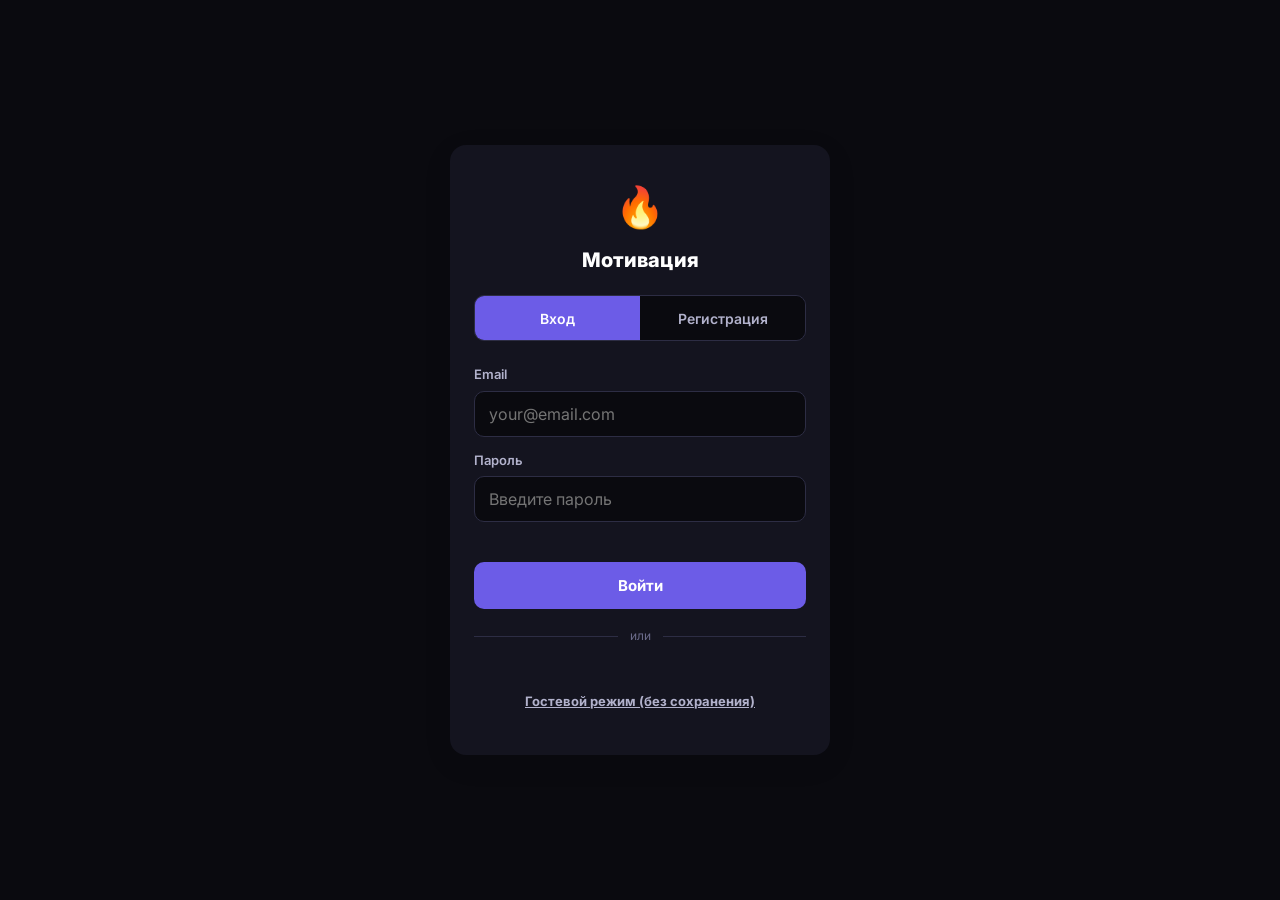
<file: index.html>
<!DOCTYPE html>
<html lang="ru">
<head>
<meta charset="UTF-8">
<meta name="viewport" content="width=device-width, initial-scale=1.0, maximum-scale=1.0, user-scalable=no">
<meta name="apple-mobile-web-app-capable" content="yes">
<meta name="apple-mobile-web-app-status-bar-style" content="default">
<title>Мотивация</title>
<link rel="manifest" href="manifest.json">
<meta name="theme-color" content="#6c5ce7">
<link rel="icon" href="icon-192.png">
<link rel="apple-touch-icon" href="icon-192.png">
<link rel="stylesheet" href="desktop.css">
<link rel="preconnect" href="https://fonts.googleapis.com">
<link href="https://fonts.googleapis.com/css2?family=Inter:wght@400;500;600;700;800&display=swap" rel="stylesheet">
<style>
/* ========== ROOT VARIABLES ========== */
:root {
  --bg: #f5f6fa;
  --card-bg: #ffffff;
  --text: #1a1a2e;
  --text-secondary: #6b7280;
  --text-muted: #9ca3af;
  --accent: #6c5ce7;
  --accent-light: #a29bfe;
  --accent-bg: rgba(108, 92, 231, 0.08);
  --green: #00b894;
  --green-light: #55efc4;
  --green-bg: rgba(0, 184, 148, 0.08);
  --red: #e17055;
  --red-bg: rgba(225, 112, 85, 0.08);
  --orange: #fdcb6e;
  --orange-bg: rgba(253, 203, 110, 0.12);
  --blue: #74b9ff;
  --blue-bg: rgba(116, 185, 255, 0.1);
  --border: #e5e7eb;
  --shadow-sm: 0 1px 3px rgba(0,0,0,0.04);
  --shadow: 0 2px 12px rgba(0,0,0,0.06);
  --shadow-lg: 0 8px 30px rgba(0,0,0,0.08);
  --shadow-xl: 0 12px 40px rgba(0,0,0,0.12);
  --radius: 16px;
  --radius-sm: 10px;
  --radius-xs: 8px;
  --transition: 0.25s cubic-bezier(0.4, 0, 0.2, 1);
  --font: 'Inter', -apple-system, BlinkMacSystemFont, sans-serif;
  --max-w: 480px;
  --nav-height: 68px;
  --header-height: 56px;
}

/* ========== RESET & BASE ========== */
*, *::before, *::after {
  margin: 0;
  padding: 0;
  box-sizing: border-box;
}

html, body {
  font-family: var(--font);
  background: var(--bg);
  color: var(--text);
  font-size: 15px;
  line-height: 1.5;
  -webkit-font-smoothing: antialiased;
  -moz-osx-font-smoothing: grayscale;
  overflow-x: hidden;
  min-height: 100dvh;
}

body {
  max-width: var(--max-w);
  margin: 0 auto;
  position: relative;
}

a { color: inherit; text-decoration: none; }
button { font-family: var(--font); cursor: pointer; border: none; background: none; }
input, select, textarea { font-family: var(--font); }
img { max-width: 100%; display: block; }

/* ========== SCREEN SYSTEM ========== */
.screen {
  display: none;
  min-height: 100dvh;
  flex-direction: column;
  animation: fadeIn 0.3s ease;
}

.screen.active {
  display: flex;
}

@keyframes fadeIn {
  from { opacity: 0; transform: translateY(8px); }
  to { opacity: 1; transform: translateY(0); }
}

@keyframes slideUp {
  from { transform: translateY(100%); }
  to { transform: translateY(0); }
}

@keyframes scaleIn {
  from { opacity: 0; transform: scale(0.92); }
  to { opacity: 1; transform: scale(1); }
}

@keyframes pulse {
  0%, 100% { transform: scale(1); }
  50% { transform: scale(1.05); }
}

@keyframes shimmer {
  0% { background-position: -200% 0; }
  100% { background-position: 200% 0; }
}

@keyframes progressFill {
  from { width: 0; }
}

@keyframes bounceIn {
  0% { transform: scale(0); opacity: 0; }
  50% { transform: scale(1.15); }
  100% { transform: scale(1); opacity: 1; }
}

/* ========== INTRO SCREEN ========== */
#intro {
  background: var(--bg);
  align-items: center;
  justify-content: center;
  padding: 24px 20px;
  gap: 24px;
  text-align: center;
}

.intro-video-wrap {
  width: 100%;
  max-width: 280px;
  aspect-ratio: 9/16;
  border-radius: var(--radius);
  overflow: hidden;
  background: #000;
  box-shadow: var(--shadow-lg);
  position: relative;
}

.intro-video-wrap video {
  width: 100%;
  height: 100%;
  object-fit: cover;
}

.intro-video-overlay {
  position: absolute;
  inset: 0;
  background: linear-gradient(to top, rgba(0,0,0,0.6) 0%, transparent 50%);
  display: flex;
  align-items: flex-end;
  justify-content: center;
  padding: 20px;
}

.intro-play-btn {
  position: absolute;
  top: 50%;
  left: 50%;
  transform: translate(-50%, -50%);
  width: 56px;
  height: 56px;
  background: rgba(255,255,255,0.9);
  border-radius: 50%;
  display: flex;
  align-items: center;
  justify-content: center;
  box-shadow: var(--shadow-lg);
  transition: var(--transition);
}

.intro-play-btn:hover {
  transform: translate(-50%, -50%) scale(1.08);
}

.intro-play-btn::after {
  content: '';
  width: 0;
  height: 0;
  border-style: solid;
  border-width: 10px 0 10px 18px;
  border-color: transparent transparent transparent var(--accent);
  margin-left: 3px;
}

.intro-title {
  font-size: 26px;
  font-weight: 800;
  color: var(--text);
  line-height: 1.2;
}

.intro-title span {
  color: var(--accent);
}

.intro-subtitle {
  font-size: 14px;
  color: var(--text-secondary);
  max-width: 320px;
}

.intro-timer {
  font-size: 13px;
  color: var(--text-muted);
  display: flex;
  align-items: center;
  gap: 6px;
}

.intro-timer-dot {
  width: 6px;
  height: 6px;
  border-radius: 50%;
  background: var(--green);
  animation: pulse 2s infinite;
}

.intro-btn {
  width: 100%;
  max-width: 320px;
  padding: 16px;
  background: var(--accent);
  color: #fff;
  font-size: 16px;
  font-weight: 700;
  border-radius: var(--radius);
  transition: var(--transition);
  box-shadow: 0 4px 15px rgba(108, 92, 231, 0.3);
}

.intro-btn:hover {
  transform: translateY(-2px);
  box-shadow: 0 6px 20px rgba(108, 92, 231, 0.4);
}

.intro-btn:active {
  transform: translateY(0);
}

/* ========== MAIN MENU ========== */
#menu {
  padding: 40px 20px;
  justify-content: center;
  align-items: center;
  gap: 20px;
}

.menu-greeting {
  text-align: center;
  margin-bottom: 12px;
}

.menu-greeting h1 {
  font-size: 24px;
  font-weight: 800;
}

.menu-greeting p {
  font-size: 14px;
  color: var(--text-secondary);
  margin-top: 4px;
}

.menu-cards {
  display: flex;
  flex-direction: column;
  gap: 16px;
  width: 100%;
}

.menu-card {
  background: var(--card-bg);
  border-radius: var(--radius);
  padding: 28px 24px;
  box-shadow: var(--shadow);
  transition: var(--transition);
  cursor: pointer;
  position: relative;
  overflow: hidden;
  border: 1px solid var(--border);
}

.menu-card:hover {
  transform: translateY(-3px);
  box-shadow: var(--shadow-lg);
}

.menu-card:active {
  transform: translateY(0);
}

.menu-card-icon {
  width: 52px;
  height: 52px;
  border-radius: 14px;
  display: flex;
  align-items: center;
  justify-content: center;
  font-size: 26px;
  margin-bottom: 14px;
}

.menu-card--motivation .menu-card-icon {
  background: var(--accent-bg);
}

.menu-card--weight .menu-card-icon {
  background: var(--green-bg);
}

.menu-card h2 {
  font-size: 19px;
  font-weight: 700;
  margin-bottom: 6px;
}

.menu-card p {
  font-size: 13px;
  color: var(--text-secondary);
  line-height: 1.5;
}

.menu-card-arrow {
  position: absolute;
  right: 20px;
  top: 50%;
  transform: translateY(-50%);
  width: 32px;
  height: 32px;
  border-radius: 50%;
  background: var(--bg);
  display: flex;
  align-items: center;
  justify-content: center;
  color: var(--text-muted);
  font-size: 14px;
  transition: var(--transition);
}

.menu-card:hover .menu-card-arrow {
  background: var(--accent);
  color: #fff;
}

.menu-card--weight:hover .menu-card-arrow {
  background: var(--green);
}

.menu-card-decoration {
  position: absolute;
  right: -20px;
  bottom: -20px;
  width: 120px;
  height: 120px;
  border-radius: 50%;
  opacity: 0.04;
}

.menu-card--motivation .menu-card-decoration {
  background: var(--accent);
}

.menu-card--weight .menu-card-decoration {
  background: var(--green);
}

/* ========== SECTION HEADER ========== */
.section-header {
  position: sticky;
  top: 0;
  z-index: 50;
  background: rgba(245, 246, 250, 0.92);
  backdrop-filter: blur(12px);
  -webkit-backdrop-filter: blur(12px);
  padding: 12px 20px;
  display: flex;
  align-items: center;
  gap: 12px;
  height: var(--header-height);
  border-bottom: 1px solid var(--border);
}

.back-btn {
  width: 36px;
  height: 36px;
  border-radius: var(--radius-sm);
  background: var(--card-bg);
  display: flex;
  align-items: center;
  justify-content: center;
  box-shadow: var(--shadow-sm);
  transition: var(--transition);
  flex-shrink: 0;
  font-size: 18px;
  color: var(--text);
  border: 1px solid var(--border);
}

.back-btn:hover {
  background: var(--accent);
  color: #fff;
  border-color: var(--accent);
}

.section-header h1 {
  font-size: 18px;
  font-weight: 700;
  flex: 1;
}

.section-header-action {
  width: 36px;
  height: 36px;
  border-radius: var(--radius-sm);
  display: flex;
  align-items: center;
  justify-content: center;
  color: var(--text-secondary);
  transition: var(--transition);
}

.section-header-action:hover {
  color: var(--accent);
}

/* ========== STICKY TABS ========== */
.tabs {
  display: flex;
  gap: 6px;
  padding: 8px 20px 12px;
  overflow-x: auto;
  -webkit-overflow-scrolling: touch;
  scrollbar-width: none;
  position: sticky;
  top: var(--header-height);
  z-index: 49;
  background: rgba(245, 246, 250, 0.92);
  backdrop-filter: blur(12px);
  -webkit-backdrop-filter: blur(12px);
}

.tabs::-webkit-scrollbar { display: none; }

.tab {
  padding: 8px 18px;
  border-radius: 50px;
  font-size: 13px;
  font-weight: 600;
  white-space: nowrap;
  transition: var(--transition);
  color: var(--text-secondary);
  background: var(--card-bg);
  border: 1px solid var(--border);
  flex-shrink: 0;
}

.tab.active {
  background: var(--accent);
  color: #fff;
  border-color: var(--accent);
  box-shadow: 0 2px 10px rgba(108, 92, 231, 0.25);
}

.tab:hover:not(.active) {
  border-color: var(--accent-light);
  color: var(--accent);
}

/* ========== CONTENT AREA ========== */
.content {
  flex: 1;
  padding: 16px 20px 100px;
}

.content-section {
  display: none;
}

.content-section.active {
  display: block;
  animation: fadeIn 0.25s ease;
}

/* ========== VIDEO GRID ========== */
.video-grid {
  display: grid;
  grid-template-columns: 1fr 1fr;
  gap: 12px;
}

.video-card {
  background: var(--card-bg);
  border-radius: var(--radius);
  overflow: hidden;
  box-shadow: var(--shadow);
  transition: var(--transition);
  cursor: pointer;
  border: 1px solid var(--border);
}

.video-card:hover {
  transform: translateY(-2px);
  box-shadow: var(--shadow-lg);
}

.video-thumb {
  aspect-ratio: 9/16;
  background: linear-gradient(135deg, var(--accent-bg), var(--blue-bg));
  position: relative;
  overflow: hidden;
}

.video-thumb img {
  width: 100%;
  height: 100%;
  object-fit: cover;
}

.video-thumb-play {
  position: absolute;
  top: 50%;
  left: 50%;
  transform: translate(-50%, -50%);
  width: 40px;
  height: 40px;
  background: rgba(255,255,255,0.9);
  border-radius: 50%;
  display: flex;
  align-items: center;
  justify-content: center;
  box-shadow: var(--shadow);
  opacity: 0;
  transition: var(--transition);
}

.video-card:hover .video-thumb-play {
  opacity: 1;
}

.video-thumb-play::after {
  content: '';
  width: 0;
  height: 0;
  border-style: solid;
  border-width: 7px 0 7px 12px;
  border-color: transparent transparent transparent var(--accent);
  margin-left: 2px;
}

.video-duration {
  position: absolute;
  bottom: 8px;
  right: 8px;
  background: rgba(0,0,0,0.7);
  color: #fff;
  font-size: 11px;
  font-weight: 600;
  padding: 2px 8px;
  border-radius: 6px;
}

.video-badge {
  position: absolute;
  top: 8px;
  left: 8px;
  padding: 3px 10px;
  border-radius: 50px;
  font-size: 10px;
  font-weight: 700;
  text-transform: uppercase;
  letter-spacing: 0.5px;
}

.video-badge--new {
  background: var(--green);
  color: #fff;
}

.video-badge--popular {
  background: var(--orange);
  color: var(--text);
}

.video-badge--saved {
  background: var(--accent);
  color: #fff;
}

.video-info {
  padding: 10px 12px;
}

.video-info h3 {
  font-size: 12px;
  font-weight: 600;
  line-height: 1.4;
  display: -webkit-box;
  -webkit-line-clamp: 2;
  -webkit-box-orient: vertical;
  overflow: hidden;
}

.video-info-meta {
  display: flex;
  align-items: center;
  gap: 6px;
  margin-top: 6px;
  font-size: 11px;
  color: var(--text-muted);
}

.video-save-btn {
  position: absolute;
  top: 8px;
  right: 8px;
  width: 30px;
  height: 30px;
  border-radius: 50%;
  background: rgba(255,255,255,0.85);
  display: flex;
  align-items: center;
  justify-content: center;
  font-size: 14px;
  transition: var(--transition);
}

.video-save-btn.saved {
  color: var(--red);
}

/* ========== CATEGORY FILTERS ========== */
.category-filters {
  display: flex;
  gap: 8px;
  padding: 0 0 16px;
  overflow-x: auto;
  scrollbar-width: none;
}

.category-filters::-webkit-scrollbar { display: none; }

.cat-btn {
  padding: 7px 14px;
  border-radius: 50px;
  font-size: 12px;
  font-weight: 600;
  white-space: nowrap;
  background: var(--card-bg);
  color: var(--text-secondary);
  border: 1px solid var(--border);
  transition: var(--transition);
  flex-shrink: 0;
}

.cat-btn.active {
  background: var(--accent-bg);
  color: var(--accent);
  border-color: var(--accent-light);
}

/* ========== QUOTE CARDS ========== */
.quote-card {
  background: var(--card-bg);
  border-radius: var(--radius);
  padding: 24px;
  margin-bottom: 14px;
  box-shadow: var(--shadow);
  position: relative;
  border: 1px solid var(--border);
  transition: var(--transition);
}

.quote-card:hover {
  box-shadow: var(--shadow-lg);
}

.quote-card::before {
  content: '\201C';
  font-size: 48px;
  font-weight: 800;
  color: var(--accent);
  opacity: 0.15;
  position: absolute;
  top: 8px;
  left: 18px;
  line-height: 1;
}

.quote-text {
  font-size: 15px;
  font-weight: 500;
  line-height: 1.7;
  color: var(--text);
  margin-bottom: 12px;
  padding-left: 4px;
}

.quote-author {
  font-size: 13px;
  color: var(--accent);
  font-weight: 600;
}

.quote-actions {
  display: flex;
  gap: 8px;
  margin-top: 14px;
}

.quote-action-btn {
  padding: 6px 14px;
  border-radius: 50px;
  font-size: 12px;
  font-weight: 600;
  background: var(--bg);
  color: var(--text-secondary);
  transition: var(--transition);
  display: flex;
  align-items: center;
  gap: 5px;
}

.quote-action-btn:hover {
  background: var(--accent-bg);
  color: var(--accent);
}

/* ========== DASHBOARD CARDS ========== */
.dash-card {
  background: var(--card-bg);
  border-radius: var(--radius);
  padding: 20px;
  margin-bottom: 14px;
  box-shadow: var(--shadow);
  border: 1px solid var(--border);
}

.dash-card-header {
  display: flex;
  align-items: center;
  justify-content: space-between;
  margin-bottom: 16px;
}

.dash-card-title {
  font-size: 15px;
  font-weight: 700;
}

.dash-card-badge {
  padding: 4px 10px;
  border-radius: 50px;
  font-size: 11px;
  font-weight: 600;
  background: var(--green-bg);
  color: var(--green);
}

.stat-row {
  display: flex;
  justify-content: space-between;
  align-items: center;
  padding: 10px 0;
}

.stat-row + .stat-row {
  border-top: 1px solid var(--border);
}

.stat-label {
  font-size: 13px;
  color: var(--text-secondary);
  display: flex;
  align-items: center;
  gap: 8px;
}

.stat-label-icon {
  width: 28px;
  height: 28px;
  border-radius: var(--radius-xs);
  display: flex;
  align-items: center;
  justify-content: center;
  font-size: 14px;
}

.stat-value {
  font-size: 15px;
  font-weight: 700;
}

.stat-value span {
  font-size: 12px;
  font-weight: 500;
  color: var(--text-muted);
}

/* ========== LIMIT ITEMS ========== */
.limit-item {
  margin-bottom: 14px;
}

.limit-header {
  display: flex;
  justify-content: space-between;
  align-items: center;
  margin-bottom: 6px;
}

.limit-label {
  font-size: 13px;
  font-weight: 600;
}

.limit-value {
  font-size: 13px;
  color: var(--text-secondary);
}

.limit-value b {
  color: var(--text);
  font-weight: 700;
}

/* ========== PROGRESS BARS ========== */
.progress-bar {
  height: 8px;
  background: var(--bg);
  border-radius: 50px;
  overflow: hidden;
}

.progress-fill {
  height: 100%;
  border-radius: 50px;
  transition: width 0.6s ease;
  animation: progressFill 0.8s ease;
}

.progress-fill--accent { background: var(--accent); }
.progress-fill--green { background: var(--green); }
.progress-fill--orange { background: var(--orange); }
.progress-fill--red { background: var(--red); }
.progress-fill--blue { background: var(--blue); }

.progress-bar--lg {
  height: 12px;
}

/* ========== FOOD TRACKER ========== */
.food-search {
  position: relative;
  margin-bottom: 16px;
}

.food-search input {
  width: 100%;
  padding: 14px 16px 14px 44px;
  border-radius: var(--radius);
  border: 1px solid var(--border);
  background: var(--card-bg);
  font-size: 14px;
  color: var(--text);
  outline: none;
  transition: var(--transition);
}

.food-search input:focus {
  border-color: var(--accent);
  box-shadow: 0 0 0 3px rgba(108, 92, 231, 0.1);
}

.food-search input::placeholder {
  color: var(--text-muted);
}

.food-search-icon {
  position: absolute;
  left: 16px;
  top: 50%;
  transform: translateY(-50%);
  color: var(--text-muted);
  font-size: 16px;
}

.food-add-btn {
  position: absolute;
  right: 8px;
  top: 50%;
  transform: translateY(-50%);
  width: 34px;
  height: 34px;
  border-radius: var(--radius-sm);
  background: var(--accent);
  color: #fff;
  display: flex;
  align-items: center;
  justify-content: center;
  font-size: 20px;
  transition: var(--transition);
}

.food-add-btn:hover {
  background: var(--accent-light);
}

.meal-section {
  margin-bottom: 20px;
}

.meal-title {
  font-size: 14px;
  font-weight: 700;
  margin-bottom: 10px;
  display: flex;
  align-items: center;
  gap: 8px;
}

.meal-title-icon {
  font-size: 16px;
}

.food-entry {
  background: var(--card-bg);
  border-radius: var(--radius-sm);
  padding: 14px 16px;
  margin-bottom: 8px;
  display: flex;
  align-items: center;
  gap: 12px;
  box-shadow: var(--shadow-sm);
  border: 1px solid var(--border);
  transition: var(--transition);
}

.food-entry:hover {
  box-shadow: var(--shadow);
}

.food-entry-icon {
  width: 38px;
  height: 38px;
  border-radius: var(--radius-xs);
  background: var(--green-bg);
  display: flex;
  align-items: center;
  justify-content: center;
  font-size: 18px;
  flex-shrink: 0;
}

.food-entry-info {
  flex: 1;
  min-width: 0;
}

.food-entry-name {
  font-size: 13px;
  font-weight: 600;
  white-space: nowrap;
  overflow: hidden;
  text-overflow: ellipsis;
}

.food-entry-detail {
  font-size: 11px;
  color: var(--text-muted);
  margin-top: 2px;
}

.food-entry-kcal {
  font-size: 14px;
  font-weight: 700;
  color: var(--accent);
  white-space: nowrap;
}

.food-entry-delete {
  width: 28px;
  height: 28px;
  border-radius: 50%;
  display: flex;
  align-items: center;
  justify-content: center;
  color: var(--text-muted);
  font-size: 14px;
  transition: var(--transition);
}

.food-entry-delete:hover {
  background: var(--red-bg);
  color: var(--red);
}

.macros-bar {
  display: flex;
  gap: 8px;
  margin-bottom: 16px;
}

.macro-item {
  flex: 1;
  background: var(--card-bg);
  border-radius: var(--radius-sm);
  padding: 12px;
  text-align: center;
  box-shadow: var(--shadow-sm);
  border: 1px solid var(--border);
}

.macro-value {
  font-size: 18px;
  font-weight: 800;
}

.macro-value--protein { color: var(--accent); }
.macro-value--fat { color: var(--orange); }
.macro-value--carbs { color: var(--green); }

.macro-label {
  font-size: 10px;
  color: var(--text-muted);
  font-weight: 600;
  text-transform: uppercase;
  letter-spacing: 0.5px;
  margin-top: 2px;
}

.macro-sub {
  font-size: 11px;
  color: var(--text-secondary);
  margin-top: 4px;
}

/* ========== WATER TRACKER ========== */
.water-section {
  text-align: center;
}

.water-progress-ring {
  width: 160px;
  height: 160px;
  margin: 0 auto 20px;
  position: relative;
}

.water-progress-ring svg {
  width: 100%;
  height: 100%;
  transform: rotate(-90deg);
}

.water-progress-ring circle {
  fill: none;
  stroke-width: 10;
}

.water-progress-ring .ring-bg {
  stroke: var(--border);
}

.water-progress-ring .ring-fill {
  stroke: var(--blue);
  stroke-linecap: round;
  transition: stroke-dashoffset 0.6s ease;
}

.water-amount {
  position: absolute;
  top: 50%;
  left: 50%;
  transform: translate(-50%, -50%);
  text-align: center;
}

.water-amount-value {
  font-size: 28px;
  font-weight: 800;
  color: var(--text);
}

.water-amount-unit {
  font-size: 12px;
  color: var(--text-muted);
  font-weight: 600;
}

.water-glasses {
  display: flex;
  flex-wrap: wrap;
  justify-content: center;
  gap: 10px;
  margin-bottom: 20px;
}

.water-glass {
  width: 48px;
  height: 56px;
  border-radius: 10px 10px 14px 14px;
  background: var(--card-bg);
  border: 2px solid var(--border);
  display: flex;
  align-items: center;
  justify-content: center;
  font-size: 22px;
  cursor: pointer;
  transition: var(--transition);
  position: relative;
  overflow: hidden;
}

.water-glass::before {
  content: '';
  position: absolute;
  bottom: 0;
  left: 0;
  right: 0;
  height: 0%;
  background: var(--blue-bg);
  transition: var(--transition);
}

.water-glass.filled {
  border-color: var(--blue);
  background: var(--blue-bg);
}

.water-glass.filled::before {
  height: 100%;
  background: rgba(116, 185, 255, 0.15);
}

.water-glass:hover {
  transform: scale(1.08);
}

.water-glass-label {
  font-size: 12px;
  color: var(--text-muted);
  margin-top: 4px;
}

.water-add-btns {
  display: flex;
  gap: 10px;
  justify-content: center;
}

.water-add-btn {
  padding: 10px 20px;
  border-radius: 50px;
  font-size: 13px;
  font-weight: 600;
  background: var(--card-bg);
  border: 1px solid var(--border);
  color: var(--text);
  transition: var(--transition);
}

.water-add-btn:hover {
  border-color: var(--blue);
  color: var(--blue);
}

.water-add-btn--primary {
  background: var(--blue);
  color: #fff;
  border-color: var(--blue);
}

/* ========== EXERCISE CARDS ========== */
.exercise-card {
  background: var(--card-bg);
  border-radius: var(--radius);
  padding: 20px;
  margin-bottom: 12px;
  box-shadow: var(--shadow);
  border: 1px solid var(--border);
  display: flex;
  gap: 14px;
  align-items: center;
  cursor: pointer;
  transition: var(--transition);
}

.exercise-card:hover {
  box-shadow: var(--shadow-lg);
  transform: translateY(-1px);
}

.exercise-icon {
  width: 48px;
  height: 48px;
  border-radius: 14px;
  display: flex;
  align-items: center;
  justify-content: center;
  font-size: 24px;
  flex-shrink: 0;
}

.exercise-icon--cardio { background: var(--red-bg); }
.exercise-icon--strength { background: var(--accent-bg); }
.exercise-icon--yoga { background: var(--green-bg); }
.exercise-icon--stretch { background: var(--blue-bg); }

.exercise-info {
  flex: 1;
}

.exercise-name {
  font-size: 14px;
  font-weight: 700;
  margin-bottom: 4px;
}

.exercise-detail {
  font-size: 12px;
  color: var(--text-secondary);
}

.exercise-timer {
  text-align: center;
}

.exercise-timer-value {
  font-size: 20px;
  font-weight: 800;
  color: var(--accent);
  font-variant-numeric: tabular-nums;
}

.exercise-timer-label {
  font-size: 10px;
  color: var(--text-muted);
  font-weight: 600;
  text-transform: uppercase;
}

.exercise-kcal {
  font-size: 13px;
  font-weight: 700;
  color: var(--green);
  margin-top: 2px;
}

.exercise-start-btn {
  padding: 8px 18px;
  border-radius: 50px;
  font-size: 12px;
  font-weight: 700;
  background: var(--accent);
  color: #fff;
  transition: var(--transition);
}

.exercise-start-btn:hover {
  box-shadow: 0 2px 10px rgba(108, 92, 231, 0.3);
}

/* ========== DIET CARDS ========== */
.diet-card {
  background: var(--card-bg);
  border-radius: var(--radius);
  margin-bottom: 12px;
  box-shadow: var(--shadow);
  border: 1px solid var(--border);
  overflow: hidden;
  transition: var(--transition);
}

.diet-card:hover {
  box-shadow: var(--shadow-lg);
}

.diet-card-header {
  padding: 18px 20px;
  display: flex;
  align-items: center;
  gap: 14px;
  cursor: pointer;
}

.diet-card-icon {
  width: 44px;
  height: 44px;
  border-radius: 12px;
  display: flex;
  align-items: center;
  justify-content: center;
  font-size: 22px;
  flex-shrink: 0;
}

.diet-card-info {
  flex: 1;
}

.diet-card-name {
  font-size: 14px;
  font-weight: 700;
}

.diet-card-desc {
  font-size: 12px;
  color: var(--text-secondary);
  margin-top: 2px;
}

.diet-card-toggle {
  width: 28px;
  height: 28px;
  border-radius: 50%;
  background: var(--bg);
  display: flex;
  align-items: center;
  justify-content: center;
  font-size: 12px;
  color: var(--text-muted);
  transition: var(--transition);
}

.diet-card.expanded .diet-card-toggle {
  transform: rotate(180deg);
}

.diet-card-body {
  display: none;
  padding: 0 20px 18px;
  border-top: 1px solid var(--border);
}

.diet-card.expanded .diet-card-body {
  display: block;
  animation: fadeIn 0.25s ease;
}

.diet-pros-cons {
  display: grid;
  grid-template-columns: 1fr 1fr;
  gap: 12px;
  margin-top: 14px;
}

.diet-pros h4,
.diet-cons h4 {
  font-size: 12px;
  font-weight: 700;
  margin-bottom: 8px;
  display: flex;
  align-items: center;
  gap: 5px;
}

.diet-pros h4 { color: var(--green); }
.diet-cons h4 { color: var(--red); }

.diet-pros li,
.diet-cons li {
  font-size: 12px;
  color: var(--text-secondary);
  line-height: 1.6;
  list-style: none;
  padding-left: 14px;
  position: relative;
}

.diet-pros li::before {
  content: '+';
  position: absolute;
  left: 0;
  color: var(--green);
  font-weight: 700;
}

.diet-cons li::before {
  content: '−';
  position: absolute;
  left: 0;
  color: var(--red);
  font-weight: 700;
}

.diet-sample {
  margin-top: 14px;
  padding: 14px;
  background: var(--bg);
  border-radius: var(--radius-sm);
}

.diet-sample h4 {
  font-size: 12px;
  font-weight: 700;
  margin-bottom: 8px;
}

.diet-sample p {
  font-size: 12px;
  color: var(--text-secondary);
  line-height: 1.6;
}

/* ========== BOTTOM NAVIGATION ========== */
.bottom-nav {
  position: fixed;
  bottom: 0;
  left: 50%;
  transform: translateX(-50%);
  width: 100%;
  max-width: var(--max-w);
  height: var(--nav-height);
  background: rgba(255, 255, 255, 0.95);
  backdrop-filter: blur(16px);
  -webkit-backdrop-filter: blur(16px);
  border-top: 1px solid var(--border);
  display: flex;
  align-items: center;
  justify-content: space-around;
  padding: 0 8px;
  padding-bottom: env(safe-area-inset-bottom);
  z-index: 100;
}

.nav-item {
  display: flex;
  flex-direction: column;
  align-items: center;
  gap: 3px;
  padding: 6px 10px;
  border-radius: var(--radius-sm);
  transition: var(--transition);
  min-width: 56px;
  position: relative;
}

.nav-item.active {
  color: var(--accent);
}

.nav-item.active::before {
  content: '';
  position: absolute;
  top: -1px;
  left: 50%;
  transform: translateX(-50%);
  width: 24px;
  height: 3px;
  border-radius: 0 0 4px 4px;
  background: var(--accent);
}

.nav-icon {
  font-size: 22px;
  height: 26px;
  display: flex;
  align-items: center;
  justify-content: center;
}

.nav-label {
  font-size: 10px;
  font-weight: 600;
  color: var(--text-muted);
}

.nav-item.active .nav-label {
  color: var(--accent);
}

/* ========== MODALS ========== */
.modal-overlay {
  display: none;
  position: fixed;
  inset: 0;
  background: rgba(0, 0, 0, 0.4);
  backdrop-filter: blur(4px);
  -webkit-backdrop-filter: blur(4px);
  z-index: 200;
  align-items: flex-end;
  justify-content: center;
}

.modal-overlay.active {
  display: flex;
  animation: fadeIn 0.2s ease;
}

.modal {
  background: var(--card-bg);
  border-radius: var(--radius) var(--radius) 0 0;
  width: 100%;
  max-width: var(--max-w);
  max-height: 90dvh;
  overflow-y: auto;
  animation: slideUp 0.3s ease;
  padding-bottom: env(safe-area-inset-bottom);
}

.modal--center {
  border-radius: var(--radius);
  margin: auto 20px;
  max-height: 80dvh;
  animation: scaleIn 0.25s ease;
  align-self: center;
}

.modal-handle {
  width: 36px;
  height: 4px;
  background: var(--border);
  border-radius: 50px;
  margin: 10px auto 0;
}

.modal-header {
  padding: 16px 20px;
  display: flex;
  align-items: center;
  justify-content: space-between;
  border-bottom: 1px solid var(--border);
}

.modal-header h2 {
  font-size: 17px;
  font-weight: 700;
}

.modal-close {
  width: 32px;
  height: 32px;
  border-radius: 50%;
  background: var(--bg);
  display: flex;
  align-items: center;
  justify-content: center;
  font-size: 16px;
  color: var(--text-secondary);
  transition: var(--transition);
}

.modal-close:hover {
  background: var(--red-bg);
  color: var(--red);
}

.modal-body {
  padding: 20px;
}

.modal-footer {
  padding: 16px 20px;
  border-top: 1px solid var(--border);
  display: flex;
  gap: 10px;
}

/* Food Modal specifics */
.food-modal-tabs {
  display: flex;
  gap: 0;
  background: var(--bg);
  border-radius: var(--radius-sm);
  padding: 3px;
  margin-bottom: 16px;
}

.food-modal-tab {
  flex: 1;
  padding: 10px;
  border-radius: var(--radius-xs);
  font-size: 13px;
  font-weight: 600;
  text-align: center;
  color: var(--text-secondary);
  transition: var(--transition);
}

.food-modal-tab.active {
  background: var(--card-bg);
  color: var(--text);
  box-shadow: var(--shadow-sm);
}

.food-modal-item {
  display: flex;
  align-items: center;
  gap: 12px;
  padding: 12px;
  border-radius: var(--radius-sm);
  transition: var(--transition);
  cursor: pointer;
}

.food-modal-item:hover {
  background: var(--bg);
}

.food-modal-item-info {
  flex: 1;
}

.food-modal-item-name {
  font-size: 14px;
  font-weight: 600;
}

.food-modal-item-detail {
  font-size: 12px;
  color: var(--text-muted);
}

.food-modal-item-add {
  width: 32px;
  height: 32px;
  border-radius: 50%;
  background: var(--accent-bg);
  color: var(--accent);
  display: flex;
  align-items: center;
  justify-content: center;
  font-size: 18px;
  transition: var(--transition);
}

.food-modal-item-add:hover {
  background: var(--accent);
  color: #fff;
}

/* Junk Food Warning Modal */
.junk-warning-icon {
  width: 64px;
  height: 64px;
  border-radius: 50%;
  background: var(--orange-bg);
  display: flex;
  align-items: center;
  justify-content: center;
  font-size: 32px;
  margin: 0 auto 16px;
}

.junk-warning-text {
  text-align: center;
  font-size: 14px;
  color: var(--text-secondary);
  line-height: 1.6;
  margin-bottom: 20px;
}

.junk-warning-text strong {
  color: var(--text);
  display: block;
  font-size: 17px;
  margin-bottom: 8px;
}

.junk-warning-btns {
  display: flex;
  flex-direction: column;
  gap: 8px;
}

/* Video Player Modal */
.video-player-modal {
  background: #000;
  border-radius: 0;
  max-height: 100dvh;
  height: 100dvh;
}

.video-player-header {
  position: absolute;
  top: 0;
  left: 0;
  right: 0;
  padding: 16px 20px;
  display: flex;
  align-items: center;
  justify-content: space-between;
  z-index: 10;
  background: linear-gradient(to bottom, rgba(0,0,0,0.5), transparent);
}

.video-player-close {
  width: 36px;
  height: 36px;
  border-radius: 50%;
  background: rgba(255,255,255,0.2);
  display: flex;
  align-items: center;
  justify-content: center;
  color: #fff;
  font-size: 18px;
}

.video-player-body {
  width: 100%;
  height: 100%;
  display: flex;
  align-items: center;
  justify-content: center;
}

.video-player-body video {
  width: 100%;
  height: 100%;
  object-fit: contain;
}

/* ========== SETUP WIZARD ========== */
#setup {
  background: var(--bg);
  padding: 0;
}

.setup-progress {
  padding: 20px 20px 0;
  display: flex;
  gap: 6px;
}

.setup-progress-step {
  flex: 1;
  height: 4px;
  border-radius: 50px;
  background: var(--border);
  transition: var(--transition);
}

.setup-progress-step.active {
  background: var(--accent);
}

.setup-progress-step.done {
  background: var(--green);
}

.setup-header {
  padding: 24px 20px 8px;
  text-align: center;
}

.setup-header h2 {
  font-size: 22px;
  font-weight: 800;
  margin-bottom: 6px;
}

.setup-header p {
  font-size: 13px;
  color: var(--text-secondary);
}

.setup-step {
  display: none;
  padding: 20px;
  flex: 1;
}

.setup-step.active {
  display: flex;
  flex-direction: column;
  gap: 16px;
  animation: fadeIn 0.3s ease;
}

.setup-options {
  display: grid;
  grid-template-columns: 1fr 1fr;
  gap: 10px;
}

.setup-option {
  background: var(--card-bg);
  border-radius: var(--radius);
  padding: 20px 16px;
  text-align: center;
  cursor: pointer;
  border: 2px solid var(--border);
  transition: var(--transition);
}

.setup-option:hover {
  border-color: var(--accent-light);
}

.setup-option.selected {
  border-color: var(--accent);
  background: var(--accent-bg);
}

.setup-option-icon {
  font-size: 32px;
  margin-bottom: 8px;
  display: block;
}

.setup-option-label {
  font-size: 14px;
  font-weight: 600;
}

.setup-option-desc {
  font-size: 11px;
  color: var(--text-muted);
  margin-top: 4px;
}

.setup-options--single {
  grid-template-columns: 1fr;
}

.setup-options--triple {
  grid-template-columns: 1fr 1fr 1fr;
}

.setup-input-group {
  background: var(--card-bg);
  border-radius: var(--radius);
  padding: 18px;
  border: 1px solid var(--border);
}

.setup-input-label {
  font-size: 12px;
  font-weight: 600;
  color: var(--text-secondary);
  text-transform: uppercase;
  letter-spacing: 0.5px;
  margin-bottom: 10px;
  display: block;
}

.setup-input {
  width: 100%;
  padding: 14px;
  border-radius: var(--radius-sm);
  border: 1px solid var(--border);
  background: var(--bg);
  font-size: 18px;
  font-weight: 700;
  text-align: center;
  color: var(--text);
  outline: none;
  transition: var(--transition);
}

.setup-input:focus {
  border-color: var(--accent);
  box-shadow: 0 0 0 3px rgba(108, 92, 231, 0.1);
}

.setup-slider-wrap {
  padding: 10px 0;
}

.setup-slider {
  width: 100%;
  -webkit-appearance: none;
  appearance: none;
  height: 6px;
  border-radius: 50px;
  background: var(--border);
  outline: none;
}

.setup-slider::-webkit-slider-thumb {
  -webkit-appearance: none;
  width: 24px;
  height: 24px;
  border-radius: 50%;
  background: var(--accent);
  box-shadow: 0 2px 8px rgba(108, 92, 231, 0.3);
  cursor: pointer;
}

.setup-slider-values {
  display: flex;
  justify-content: space-between;
  font-size: 12px;
  color: var(--text-muted);
  margin-top: 8px;
}

.setup-nav {
  padding: 16px 20px;
  display: flex;
  gap: 10px;
  padding-bottom: calc(16px + env(safe-area-inset-bottom));
}

.setup-btn {
  flex: 1;
  padding: 16px;
  border-radius: var(--radius);
  font-size: 15px;
  font-weight: 700;
  text-align: center;
  transition: var(--transition);
}

.setup-btn--back {
  background: var(--bg);
  color: var(--text-secondary);
  border: 1px solid var(--border);
}

.setup-btn--next {
  background: var(--accent);
  color: #fff;
  box-shadow: 0 4px 15px rgba(108, 92, 231, 0.3);
}

.setup-btn--next:hover {
  box-shadow: 0 6px 20px rgba(108, 92, 231, 0.4);
}

.setup-btn--finish {
  background: var(--green);
  color: #fff;
  box-shadow: 0 4px 15px rgba(0, 184, 148, 0.3);
}

/* ========== WEIGHT HISTORY TABLE ========== */
.weight-table {
  width: 100%;
  border-collapse: separate;
  border-spacing: 0;
}

.weight-table th {
  font-size: 11px;
  font-weight: 700;
  color: var(--text-muted);
  text-transform: uppercase;
  letter-spacing: 0.5px;
  padding: 10px 14px;
  text-align: left;
  background: var(--bg);
  position: sticky;
  top: 0;
}

.weight-table th:first-child { border-radius: var(--radius-xs) 0 0 0; }
.weight-table th:last-child { border-radius: 0 var(--radius-xs) 0 0; }

.weight-table td {
  font-size: 13px;
  padding: 12px 14px;
  border-bottom: 1px solid var(--border);
}

.weight-table .weight-change {
  font-weight: 700;
  font-size: 12px;
}

.weight-change--down { color: var(--green); }
.weight-change--up { color: var(--red); }
.weight-change--same { color: var(--text-muted); }

/* ========== PREDICTIONS SECTION ========== */
.prediction-card {
  background: var(--card-bg);
  border-radius: var(--radius);
  padding: 20px;
  margin-bottom: 12px;
  box-shadow: var(--shadow);
  border: 1px solid var(--border);
  text-align: center;
}

.prediction-value {
  font-size: 36px;
  font-weight: 800;
  color: var(--accent);
  line-height: 1;
}

.prediction-label {
  font-size: 13px;
  color: var(--text-secondary);
  margin-top: 6px;
}

.prediction-date {
  font-size: 12px;
  color: var(--text-muted);
  margin-top: 4px;
}

.prediction-timeline {
  display: flex;
  gap: 8px;
  overflow-x: auto;
  padding-bottom: 8px;
  scrollbar-width: none;
}

.prediction-timeline::-webkit-scrollbar { display: none; }

.prediction-point {
  min-width: 72px;
  background: var(--card-bg);
  border-radius: var(--radius-sm);
  padding: 14px 10px;
  text-align: center;
  border: 1px solid var(--border);
  flex-shrink: 0;
}

.prediction-point-month {
  font-size: 11px;
  color: var(--text-muted);
  font-weight: 600;
}

.prediction-point-weight {
  font-size: 16px;
  font-weight: 800;
  margin-top: 4px;
}

/* ========== MOTIVATION BANNER ========== */
.motivation-banner {
  background: linear-gradient(135deg, var(--accent), #a29bfe);
  border-radius: var(--radius);
  padding: 22px;
  margin-bottom: 16px;
  color: #fff;
  position: relative;
  overflow: hidden;
}

.motivation-banner::after {
  content: '';
  position: absolute;
  right: -30px;
  top: -30px;
  width: 120px;
  height: 120px;
  border-radius: 50%;
  background: rgba(255,255,255,0.1);
}

.motivation-banner h3 {
  font-size: 16px;
  font-weight: 700;
  margin-bottom: 6px;
}

.motivation-banner p {
  font-size: 13px;
  opacity: 0.9;
  line-height: 1.5;
}

.motivation-banner-btn {
  display: inline-block;
  margin-top: 12px;
  padding: 9px 20px;
  background: rgba(255,255,255,0.2);
  border-radius: 50px;
  font-size: 13px;
  font-weight: 600;
  color: #fff;
  transition: var(--transition);
}

.motivation-banner-btn:hover {
  background: rgba(255,255,255,0.3);
}

/* ========== ACHIEVEMENT BADGES ========== */
.achievements-grid {
  display: grid;
  grid-template-columns: repeat(3, 1fr);
  gap: 12px;
}

.achievement-badge {
  background: var(--card-bg);
  border-radius: var(--radius);
  padding: 16px 10px;
  text-align: center;
  box-shadow: var(--shadow-sm);
  border: 1px solid var(--border);
  transition: var(--transition);
}

.achievement-badge.unlocked {
  border-color: var(--accent-light);
}

.achievement-badge.locked {
  opacity: 0.5;
  filter: grayscale(0.5);
}

.achievement-icon {
  font-size: 32px;
  margin-bottom: 8px;
  display: block;
}

.achievement-name {
  font-size: 11px;
  font-weight: 700;
  line-height: 1.3;
}

.achievement-desc {
  font-size: 10px;
  color: var(--text-muted);
  margin-top: 3px;
}

/* ========== DAILY CHALLENGE CARDS ========== */
.challenge-card {
  background: var(--card-bg);
  border-radius: var(--radius);
  padding: 20px;
  margin-bottom: 12px;
  box-shadow: var(--shadow);
  border: 1px solid var(--border);
  display: flex;
  gap: 14px;
  align-items: flex-start;
}

.challenge-icon {
  width: 44px;
  height: 44px;
  border-radius: 12px;
  background: var(--accent-bg);
  display: flex;
  align-items: center;
  justify-content: center;
  font-size: 22px;
  flex-shrink: 0;
}

.challenge-info {
  flex: 1;
}

.challenge-title {
  font-size: 14px;
  font-weight: 700;
  margin-bottom: 4px;
}

.challenge-desc {
  font-size: 12px;
  color: var(--text-secondary);
  line-height: 1.5;
  margin-bottom: 10px;
}

.challenge-progress {
  display: flex;
  align-items: center;
  gap: 10px;
}

.challenge-progress-bar {
  flex: 1;
  height: 6px;
  background: var(--bg);
  border-radius: 50px;
  overflow: hidden;
}

.challenge-progress-fill {
  height: 100%;
  border-radius: 50px;
  background: var(--accent);
  transition: width 0.5s ease;
}

.challenge-progress-text {
  font-size: 12px;
  font-weight: 700;
  color: var(--accent);
  white-space: nowrap;
}

.challenge-status {
  padding: 6px 14px;
  border-radius: 50px;
  font-size: 11px;
  font-weight: 700;
}

.challenge-status--active {
  background: var(--accent-bg);
  color: var(--accent);
}

.challenge-status--done {
  background: var(--green-bg);
  color: var(--green);
}

/* ========== STATS / HISTORY VIEW ========== */
.stats-toggle {
  display: flex;
  background: var(--bg);
  border-radius: var(--radius-sm);
  padding: 3px;
  margin-bottom: 16px;
}

.stats-toggle-btn {
  flex: 1;
  padding: 9px;
  border-radius: var(--radius-xs);
  font-size: 13px;
  font-weight: 600;
  text-align: center;
  color: var(--text-secondary);
  transition: var(--transition);
}

.stats-toggle-btn.active {
  background: var(--card-bg);
  color: var(--text);
  box-shadow: var(--shadow-sm);
}

.stats-chart-placeholder {
  background: var(--card-bg);
  border-radius: var(--radius);
  padding: 20px;
  height: 200px;
  display: flex;
  align-items: center;
  justify-content: center;
  border: 1px solid var(--border);
  margin-bottom: 16px;
}

.stats-summary {
  display: grid;
  grid-template-columns: 1fr 1fr;
  gap: 10px;
}

.stats-summary-item {
  background: var(--card-bg);
  border-radius: var(--radius-sm);
  padding: 16px;
  text-align: center;
  border: 1px solid var(--border);
}

.stats-summary-value {
  font-size: 22px;
  font-weight: 800;
}

.stats-summary-label {
  font-size: 11px;
  color: var(--text-muted);
  font-weight: 600;
  margin-top: 4px;
}

/* ========== EDIT PROFILE MODAL ========== */
.profile-form-group {
  margin-bottom: 16px;
}

.profile-form-label {
  font-size: 12px;
  font-weight: 600;
  color: var(--text-secondary);
  margin-bottom: 6px;
  display: block;
}

.profile-form-input {
  width: 100%;
  padding: 12px 14px;
  border-radius: var(--radius-sm);
  border: 1px solid var(--border);
  background: var(--bg);
  font-size: 14px;
  color: var(--text);
  outline: none;
  transition: var(--transition);
}

.profile-form-input:focus {
  border-color: var(--accent);
  box-shadow: 0 0 0 3px rgba(108, 92, 231, 0.1);
}

.profile-form-row {
  display: grid;
  grid-template-columns: 1fr 1fr;
  gap: 10px;
}

/* ========== BUTTONS ========== */
.btn {
  padding: 14px 24px;
  border-radius: var(--radius);
  font-size: 14px;
  font-weight: 700;
  text-align: center;
  transition: var(--transition);
  display: inline-flex;
  align-items: center;
  justify-content: center;
  gap: 8px;
}

.btn--primary {
  background: var(--accent);
  color: #fff;
  box-shadow: 0 4px 15px rgba(108, 92, 231, 0.25);
}

.btn--primary:hover {
  box-shadow: 0 6px 20px rgba(108, 92, 231, 0.35);
  transform: translateY(-1px);
}

.btn--green {
  background: var(--green);
  color: #fff;
  box-shadow: 0 4px 15px rgba(0, 184, 148, 0.25);
}

.btn--outline {
  background: transparent;
  color: var(--text);
  border: 1px solid var(--border);
}

.btn--outline:hover {
  border-color: var(--accent);
  color: var(--accent);
}

.btn--danger {
  background: var(--red-bg);
  color: var(--red);
}

.btn--full {
  width: 100%;
}

.btn--sm {
  padding: 9px 16px;
  font-size: 13px;
  border-radius: var(--radius-sm);
}

/* ========== UTILITIES ========== */
.text-center { text-align: center; }
.text-muted { color: var(--text-muted); }
.text-accent { color: var(--accent); }
.text-green { color: var(--green); }
.text-red { color: var(--red); }
.fw-700 { font-weight: 700; }
.fw-800 { font-weight: 800; }
.mt-8 { margin-top: 8px; }
.mt-16 { margin-top: 16px; }
.mt-24 { margin-top: 24px; }
.mb-8 { margin-bottom: 8px; }
.mb-16 { margin-bottom: 16px; }
.mb-24 { margin-bottom: 24px; }
.gap-8 { gap: 8px; }
.gap-12 { gap: 12px; }
.flex { display: flex; }
.flex-col { flex-direction: column; }
.items-center { align-items: center; }
.justify-between { justify-content: space-between; }
.hidden { display: none !important; }

/* ========== SCROLLBAR ========== */
::-webkit-scrollbar {
  width: 4px;
}

::-webkit-scrollbar-track {
  background: transparent;
}

::-webkit-scrollbar-thumb {
  background: var(--border);
  border-radius: 50px;
}

/* ========== RESPONSIVE ========== */
@media (max-width: 380px) {
  .video-grid { gap: 8px; }
  .achievements-grid { grid-template-columns: repeat(3, 1fr); gap: 8px; }
  .macros-bar { gap: 6px; }
  .setup-options--triple { grid-template-columns: 1fr 1fr; }
}

/* ========== BUSINESS IDEAS SECTION ========== */
#businessScreen .content { padding-bottom: 100px; }
.biz-input-area { margin-bottom: 20px; }
.biz-input-area textarea {
  width: 100%; min-height: 80px; padding: 14px 16px;
  border-radius: var(--radius); border: 1px solid var(--border);
  background: var(--card-bg); font-size: 14px; color: var(--text);
  font-family: var(--font); resize: vertical; outline: none;
  transition: var(--transition);
}
.biz-input-area textarea:focus { border-color: var(--accent); box-shadow: 0 0 0 3px rgba(108,92,231,0.1); }
.biz-input-area .biz-gen-btn {
  width: 100%; margin-top: 10px; padding: 14px;
  background: linear-gradient(135deg, var(--accent), #a29bfe);
  color: #fff; border: none; border-radius: var(--radius);
  font-size: 15px; font-weight: 700; cursor: pointer;
  transition: var(--transition);
}
.biz-input-area .biz-gen-btn:hover { transform: translateY(-2px); box-shadow: 0 6px 20px rgba(108,92,231,0.3); }
.biz-input-area .biz-gen-btn:disabled { opacity: 0.6; cursor: not-allowed; transform: none; }
.biz-card {
  background: var(--card-bg); border-radius: var(--radius);
  padding: 20px; margin-bottom: 14px; box-shadow: var(--shadow);
  border: 1px solid var(--border); position: relative;
}
.biz-card h3 { font-size: 16px; font-weight: 700; margin-bottom: 8px; }
.biz-card .biz-desc { font-size: 13px; color: var(--text-secondary); line-height: 1.6; margin-bottom: 12px; }
.biz-meta { display: flex; flex-wrap: wrap; gap: 6px; margin-bottom: 12px; }
.biz-tag { padding: 4px 10px; border-radius: 50px; font-size: 11px; font-weight: 600; background: var(--accent-bg); color: var(--accent); }
.biz-tag--green { background: var(--green-bg); color: var(--green); }
.biz-tag--orange { background: var(--orange-bg); color: #e67e22; }
.biz-actions { display: flex; gap: 8px; }
.biz-actions button { padding: 8px 16px; border-radius: 50px; font-size: 12px; font-weight: 600; transition: var(--transition); }
.biz-save-btn { background: var(--green-bg); color: var(--green); border: 1px solid transparent; }
.biz-save-btn:hover { border-color: var(--green); }
.biz-dislike-btn { background: var(--red-bg); color: var(--red); border: 1px solid transparent; }
.biz-dislike-btn:hover { border-color: var(--red); }
.biz-section-detail { margin-top: 12px; padding: 14px; background: var(--bg); border-radius: var(--radius-sm); }
.biz-section-detail h4 { font-size: 13px; font-weight: 700; margin-bottom: 6px; }
.biz-section-detail p, .biz-section-detail li { font-size: 12px; color: var(--text-secondary); line-height: 1.6; }
.biz-section-detail ul { padding-left: 16px; }
.biz-api-setup { padding: 20px; text-align: center; }
.biz-api-setup input { width: 100%; padding: 12px 16px; border: 1px solid var(--border); border-radius: var(--radius); background: var(--card-bg); color: var(--text); font-size: 14px; margin: 12px 0; }
.biz-loading { text-align: center; padding: 40px; color: var(--text-secondary); }
.biz-loading .spinner { width: 40px; height: 40px; border: 3px solid var(--border); border-top-color: var(--accent); border-radius: 50%; animation: spin 0.8s linear infinite; margin: 0 auto 12px; }
@keyframes spin { to { transform: rotate(360deg); } }
.biz-tabs { display: flex; gap: 6px; margin-bottom: 16px; overflow-x: auto; -webkit-overflow-scrolling: touch; scrollbar-width: none; padding-bottom: 4px; }
.biz-tabs::-webkit-scrollbar { display: none; }
.biz-tab { padding: 8px 16px; border-radius: 50px; font-size: 13px; font-weight: 600; background: var(--card-bg); border: 1px solid var(--border); color: var(--text-secondary); cursor: pointer; transition: var(--transition); white-space: nowrap; flex-shrink: 0; }
.biz-tab.active { background: var(--accent); color: #fff; border-color: var(--accent); }

/* ========== ADDITIONAL MISSING STYLES ========== */
.param-row { display: flex; justify-content: space-between; align-items: center; padding: 8px 0; border-bottom: 1px solid var(--border); font-size: 14px; }
.param-row:last-child { border-bottom: none; }
.param-row span { color: var(--text-secondary); }
.param-row strong { color: var(--text); }
.highlight { color: var(--green) !important; }
.prediction-warning { text-align: center; padding: 12px; background: var(--red-bg); border-radius: var(--radius-sm); color: var(--red); font-weight: 600; margin-bottom: 8px; }
.motiv-banner { background: linear-gradient(135deg, var(--accent), #a29bfe); border-radius: var(--radius); padding: 20px; text-align: center; color: #fff; font-size: 15px; font-weight: 600; line-height: 1.5; margin-bottom: 16px; }
.weight-input-row { display: flex; gap: 8px; }
.weight-input-row input { flex: 1; padding: 12px; border: 1px solid var(--border); border-radius: var(--radius-sm); background: var(--card-bg); color: var(--text); font-size: 15px; }
.weight-input-row button { white-space: nowrap; }
.dash-actions { display: flex; flex-direction: column; gap: 8px; margin-top: 8px; }
.btn { padding: 12px 20px; border-radius: var(--radius-sm); font-size: 14px; font-weight: 600; cursor: pointer; transition: var(--transition); text-align: center; border: 1px solid var(--border); background: var(--card-bg); color: var(--text); }
.btn-primary { background: var(--accent); color: #fff; border-color: var(--accent); }
.btn-primary:hover { box-shadow: 0 4px 15px rgba(108,92,231,0.3); }
.btn-danger { background: var(--red-bg); color: var(--red); border-color: transparent; }
.btn-sm { padding: 8px 14px; font-size: 12px; }
.btn-active { background: var(--accent-bg); color: var(--accent); border-color: var(--accent-light); }
.btn-full { width: 100%; }
.empty-msg { text-align: center; padding: 40px 20px; color: var(--text-muted); font-size: 14px; }
.hint { font-size: 12px; color: var(--text-muted); margin: 8px 0; }
.cat-filters { display: flex; gap: 6px; margin-bottom: 16px; overflow-x: auto; scrollbar-width: none; padding-bottom: 4px; }
.cat-filters::-webkit-scrollbar { display: none; }
.cat-btn { padding: 7px 14px; border-radius: 50px; font-size: 12px; font-weight: 600; white-space: nowrap; background: var(--card-bg); color: var(--text-secondary); border: 1px solid var(--border); cursor: pointer; flex-shrink: 0; }
.cat-btn.active { background: var(--accent-bg); color: var(--accent); border-color: var(--accent-light); }
.video-grid { display: grid; grid-template-columns: 1fr 1fr; gap: 12px; }
.video-card { background: var(--card-bg); border-radius: var(--radius); overflow: hidden; box-shadow: var(--shadow); border: 1px solid var(--border); }
.video-card.watched { opacity: 0.5; }
.video-thumb { aspect-ratio: 9/16; background: linear-gradient(135deg, var(--accent-bg), var(--blue-bg)); position: relative; overflow: hidden; cursor: pointer; }
.video-thumb img { width: 100%; height: 100%; object-fit: cover; }
.play-overlay { position: absolute; inset: 0; display: flex; align-items: center; justify-content: center; font-size: 32px; color: #fff; background: rgba(0,0,0,0.2); opacity: 0; transition: var(--transition); }
.video-card:hover .play-overlay { opacity: 1; }
.video-info { padding: 10px 12px; }
.video-title { font-size: 12px; font-weight: 600; margin-bottom: 4px; }
.cat-badge { font-size: 10px; padding: 2px 8px; border-radius: 50px; background: var(--accent-bg); color: var(--accent); font-weight: 600; display: inline-block; margin-bottom: 4px; }
.save-btn { width: 28px; height: 28px; border-radius: 50%; background: var(--bg); display: flex; align-items: center; justify-content: center; font-size: 16px; cursor: pointer; float: right; transition: var(--transition); border: 1px solid var(--border); }
.save-btn.saved { color: var(--red); background: var(--red-bg); border-color: transparent; }
.tab-btn { padding: 8px 18px; border-radius: 50px; font-size: 13px; font-weight: 600; background: var(--card-bg); border: 1px solid var(--border); color: var(--text-secondary); cursor: pointer; white-space: nowrap; }
.tab-btn.active { background: var(--accent); color: #fff; border-color: var(--accent); }
.quote-card { background: var(--card-bg); border-radius: var(--radius); padding: 20px; margin-bottom: 12px; box-shadow: var(--shadow); border: 1px solid var(--border); }
.quote-text { font-size: 15px; font-weight: 500; line-height: 1.7; margin-bottom: 8px; }
.quote-author { font-size: 13px; color: var(--accent); font-weight: 600; margin-bottom: 4px; }
.quote-desc { font-size: 12px; color: var(--text-secondary); line-height: 1.5; }
.challenge-card { background: var(--card-bg); border-radius: var(--radius-sm); padding: 16px; margin-bottom: 8px; box-shadow: var(--shadow-sm); border: 1px solid var(--border); }
.challenge-card.completed { opacity: 0.6; }
.challenge-header { display: flex; justify-content: space-between; margin-bottom: 6px; }
.challenge-day { font-size: 12px; font-weight: 700; color: var(--accent); }
.challenge-type { font-size: 16px; }
.challenge-title { font-size: 14px; font-weight: 700; margin-bottom: 4px; }
.challenge-desc { font-size: 12px; color: var(--text-secondary); margin-bottom: 8px; }
.challenge-streak { font-size: 14px; font-weight: 600; color: var(--green); margin-bottom: 16px; }
.achievements-grid { display: grid; grid-template-columns: 1fr 1fr 1fr; gap: 10px; margin-bottom: 20px; }
.achievement-card { background: var(--card-bg); border-radius: var(--radius-sm); padding: 14px; text-align: center; box-shadow: var(--shadow-sm); border: 1px solid var(--border); }
.achievement-card.locked { opacity: 0.4; }
.achievement-emoji { font-size: 28px; margin-bottom: 6px; }
.achievement-name { font-size: 11px; font-weight: 700; margin-bottom: 2px; }
.achievement-desc { font-size: 10px; color: var(--text-muted); }
.done-mark { color: var(--green); font-weight: 600; font-size: 13px; }
h3 { margin-bottom: 12px; font-size: 16px; }
h4 { margin: 12px 0 6px; font-size: 14px; }
.dash-card h3 { color: var(--text); }
.setup-progress { font-size: 13px; color: var(--text-muted); margin-bottom: 16px; text-align: center; }
.setup-field { margin-bottom: 16px; }
.setup-field label { display: block; font-size: 13px; color: var(--text-secondary); margin-bottom: 6px; font-weight: 600; }
.setup-field input, .setup-field select { width: 100%; padding: 12px 16px; border: 1px solid var(--border); border-radius: var(--radius-sm); background: var(--card-bg); color: var(--text); font-size: 15px; outline: none; }
.setup-field input:focus, .setup-field select:focus { border-color: var(--accent); }
.gender-btns { display: flex; gap: 10px; }
.gender-btns .btn { flex: 1; padding: 16px; font-size: 15px; }
.gender-btns .btn-active { background: var(--accent-bg); color: var(--accent); border-color: var(--accent); }
.setup-btns { display: flex; gap: 10px; }
.setup-btns .btn { flex: 1; }
.edit-field { margin-bottom: 12px; }
.edit-field label { display: block; font-size: 12px; color: var(--text-secondary); margin-bottom: 4px; font-weight: 600; }
.edit-field input, .edit-field select { width: 100%; padding: 10px 14px; border: 1px solid var(--border); border-radius: var(--radius-sm); background: var(--card-bg); color: var(--text); font-size: 14px; }
.edit-btns { display: flex; gap: 10px; margin-top: 16px; }
.edit-btns .btn { flex: 1; }
.history-toggle { display: flex; gap: 6px; margin-bottom: 12px; padding: 12px 20px 0; }
.history-table { width: 100%; border-collapse: collapse; font-size: 13px; }
.history-table th { padding: 10px 12px; text-align: left; font-weight: 600; color: var(--text-secondary); border-bottom: 1px solid var(--border); background: var(--bg); }
.history-table td { padding: 10px 12px; border-bottom: 1px solid var(--border); }
.water-norm { font-size: 14px; color: var(--text-secondary); margin-bottom: 12px; }
.water-progress { margin-bottom: 16px; }
.water-bar { height: 10px; background: var(--bg); border-radius: 50px; overflow: hidden; margin-bottom: 6px; }
.water-fill { height: 100%; background: var(--blue); border-radius: 50px; transition: width 0.5s; }
.water-text { font-size: 14px; font-weight: 600; text-align: center; }
.glasses-grid { display: flex; flex-wrap: wrap; gap: 8px; justify-content: center; margin: 16px 0; }
.glass { width: 44px; height: 52px; border-radius: 8px 8px 12px 12px; border: 2px solid var(--border); display: flex; align-items: center; justify-content: center; font-size: 20px; cursor: pointer; background: var(--card-bg); transition: var(--transition); }
.glass.filled { border-color: var(--blue); background: var(--blue-bg); }
.glass:hover { transform: scale(1.1); }
.water-schedule { }
.schedule-item { display: flex; align-items: center; gap: 12px; padding: 10px 0; border-bottom: 1px solid var(--border); font-size: 13px; }
.schedule-item:last-child { border: none; }
.schedule-time { font-weight: 700; color: var(--accent); min-width: 50px; }
.schedule-amount { font-weight: 600; min-width: 55px; }
.schedule-note { color: var(--text-secondary); flex: 1; }
.tip-card { background: var(--blue-bg); border-color: transparent; }
.tip-card h3 { color: var(--text); }
.tip-card p { font-size: 13px; color: var(--text-secondary); line-height: 1.6; }
.diet-card { background: var(--card-bg); border-radius: var(--radius); margin-bottom: 12px; box-shadow: var(--shadow); border: 1px solid var(--border); overflow: hidden; }
.diet-card.selected { border-color: var(--accent); }
.diet-header { display: flex; justify-content: space-between; align-items: center; padding: 16px; cursor: pointer; }
.diet-desc { font-size: 13px; color: var(--text-secondary); line-height: 1.5; padding: 0 16px 12px; }
.diet-details { padding: 0 16px 16px; border-top: 1px solid var(--border); margin-top: 8px; padding-top: 12px; }
.diet-details ul { padding-left: 16px; margin-bottom: 8px; }
.diet-details li { font-size: 12px; color: var(--text-secondary); margin-bottom: 4px; }
.ratio-badge { padding: 3px 8px; border-radius: 50px; font-size: 11px; font-weight: 600; background: var(--bg); color: var(--text-secondary); display: inline-block; margin: 0 2px 4px; }
.expand-icon { color: var(--text-muted); font-size: 12px; }
.menu-item { display: flex; gap: 12px; padding: 8px 0; border-bottom: 1px solid var(--border); font-size: 13px; }
.menu-item:last-child { border: none; }
.menu-time { font-weight: 600; color: var(--accent); min-width: 100px; flex-shrink: 0; }
.exercises-list { }
.exercise-card { background: var(--card-bg); border-radius: var(--radius); padding: 16px; margin-bottom: 10px; box-shadow: var(--shadow); border: 1px solid var(--border); }
.exercise-header { display: flex; align-items: center; gap: 12px; margin-bottom: 8px; }
.exercise-emoji { font-size: 32px; }
.exercise-title-block strong { font-size: 15px; }
.exercise-diff { font-size: 14px; color: var(--orange); }
.exercise-info { font-size: 13px; }
.exercise-info small { color: var(--text-muted); }
.exercise-desc { color: var(--text-secondary); margin: 6px 0; line-height: 1.5; }
.macros-row { display: flex; gap: 8px; margin: 12px 0; }
.macros-row .macro-item { flex: 1; }
.macros-row .macro-item span { font-size: 12px; font-weight: 600; display: block; margin-bottom: 4px; }
.progress-bar { height: 6px; background: var(--bg); border-radius: 50px; overflow: hidden; margin: 4px 0 8px; }
.progress-bar.small { height: 4px; }
.progress-fill { height: 100%; border-radius: 50px; background: var(--accent); transition: width 0.5s; }
.progress-fill.prot { background: var(--accent); }
.progress-fill.fat { background: var(--orange); }
.progress-fill.carb { background: var(--green); }
.food-list { margin-top: 12px; }
.food-item { display: flex; align-items: center; justify-content: space-between; padding: 12px; background: var(--card-bg); border: 1px solid var(--border); border-radius: var(--radius-sm); margin-bottom: 6px; }
.food-item-info strong { font-size: 14px; }
.food-item-info small { color: var(--text-muted); }
.food-item-macros { font-size: 11px; color: var(--text-secondary); margin-top: 2px; }
.food-search-item { display: flex; flex-direction: column; padding: 12px; border-bottom: 1px solid var(--border); cursor: pointer; transition: var(--transition); }
.food-search-item:hover { background: var(--bg); }
.food-search-macros { font-size: 11px; color: var(--text-muted); margin-top: 2px; }
.junk-badge { color: var(--red); }
.manual-entry { margin-top: 16px; padding: 16px; background: var(--bg); border-radius: var(--radius-sm); }
.manual-entry h4 { font-size: 13px; margin-bottom: 10px; }
.manual-entry input { width: 100%; padding: 10px 14px; border: 1px solid var(--border); border-radius: var(--radius-sm); background: var(--card-bg); color: var(--text); font-size: 14px; margin-bottom: 8px; }
.challenges-list { margin-bottom: 20px; }
/* Timer modal */
.timer-modal-content { text-align: center; padding: 40px 20px; }
.timer-modal-content h2 { font-size: 20px; margin-bottom: 20px; }
.timer-display { font-size: 64px; font-weight: 800; font-variant-numeric: tabular-nums; margin: 20px 0; }
.timer-calories { font-size: 24px; font-weight: 600; color: var(--green); margin-bottom: 30px; }

/* ========== AUTH SCREEN ========== */
.auth-screen {
  display: none;
  min-height: 100dvh;
  flex-direction: column;
  align-items: center;
  justify-content: center;
  padding: 20px;
  background: var(--bg);
  animation: fadeIn 0.3s ease;
}
.auth-screen.active { display: flex; }
.auth-container {
  width: 100%;
  max-width: 380px;
  background: var(--card-bg);
  border-radius: var(--radius);
  padding: 32px 24px;
  box-shadow: var(--shadow-lg);
}
.auth-tabs {
  display: flex;
  gap: 0;
  margin-bottom: 24px;
  border-radius: var(--radius-sm);
  overflow: hidden;
  border: 1px solid var(--border);
}
.auth-tab {
  flex: 1;
  padding: 12px;
  font-size: 14px;
  font-weight: 600;
  text-align: center;
  background: var(--bg);
  color: var(--text-secondary);
  transition: var(--transition);
  cursor: pointer;
  border: none;
}
.auth-tab.active {
  background: var(--accent);
  color: #fff;
}
.auth-field {
  margin-bottom: 14px;
}
.auth-field label {
  display: block;
  font-size: 13px;
  font-weight: 600;
  margin-bottom: 6px;
  color: var(--text-secondary);
}
.auth-field input {
  width: 100%;
  padding: 12px 14px;
  border: 1px solid var(--border);
  border-radius: var(--radius-sm);
  background: var(--bg);
  color: var(--text);
  font-size: 16px;
  transition: var(--transition);
}
.auth-field input:focus {
  outline: none;
  border-color: var(--accent);
  box-shadow: 0 0 0 3px rgba(108,92,231,0.12);
}
.auth-btn {
  width: 100%;
  padding: 14px;
  border-radius: var(--radius-sm);
  font-size: 15px;
  font-weight: 700;
  border: none;
  cursor: pointer;
  transition: var(--transition);
  margin-top: 8px;
}
.auth-btn-primary {
  background: var(--accent);
  color: #fff;
}
.auth-btn-primary:active { transform: scale(0.98); }
.auth-btn-google {
  background: #fff;
  color: #333;
  border: 1px solid var(--border);
  display: flex;
  align-items: center;
  justify-content: center;
  gap: 10px;
  margin-top: 12px;
}
.auth-btn-google svg { width: 20px; height: 20px; }
.auth-btn-guest {
  background: transparent;
  color: var(--text-secondary);
  font-size: 13px;
  margin-top: 16px;
  text-decoration: underline;
}
.auth-error {
  color: var(--red);
  font-size: 12px;
  margin-top: 8px;
  min-height: 18px;
}
.auth-divider {
  display: flex;
  align-items: center;
  gap: 12px;
  margin: 18px 0;
  font-size: 12px;
  color: var(--text-muted);
}
.auth-divider::before, .auth-divider::after {
  content: '';
  flex: 1;
  height: 1px;
  background: var(--border);
}
.menu-user-info {
  text-align: center;
  margin-bottom: 8px;
}
.menu-user-name {
  font-size: 13px;
  color: var(--text-secondary);
}
.menu-logout-btn {
  font-size: 13px;
  color: var(--red);
  text-decoration: underline;
  cursor: pointer;
  background: none;
  border: none;
  margin-top: 4px;
}

/* ========== MOBILE OPTIMIZATION ========== */
* {
  touch-action: manipulation;
  -webkit-tap-highlight-color: transparent;
}
input, select, textarea {
  font-size: 16px !important;
}
button, .btn, .dash-card[onclick], [onclick] {
  min-height: 44px;
}
@supports (padding: env(safe-area-inset-bottom)) {
  body {
    padding-bottom: env(safe-area-inset-bottom);
    padding-left: env(safe-area-inset-left);
    padding-right: env(safe-area-inset-right);
  }
}
.modal-overlay {
  overflow-y: auto;
  -webkit-overflow-scrolling: touch;
}
.modal-overlay .modal-sheet {
  max-height: 90vh;
  max-height: 90dvh;
  overflow-y: auto;
  -webkit-overflow-scrolling: touch;
}
@media (max-width: 359px) {
  .video-grid {
    grid-template-columns: 1fr !important;
  }
}
@media (max-width: 380px) {
  .auth-container {
    padding: 24px 16px;
  }
  .modal-sheet {
    padding: 16px !important;
  }
}

</style>
</head>
<body>

<!-- AUTH SCREEN -->
<div id="authScreen" class="auth-screen active">
  <div class="auth-container">
    <div style="text-align:center;margin-bottom:20px;">
      <div style="font-size:40px;margin-bottom:8px;">🔥</div>
      <h2 style="font-size:20px;font-weight:800;">Мотивация</h2>
    </div>
    <div class="auth-tabs">
      <button class="auth-tab active" onclick="switchAuthTab('login')">Вход</button>
      <button class="auth-tab" onclick="switchAuthTab('register')">Регистрация</button>
    </div>
    <div id="authLoginForm">
      <div class="auth-field">
        <label>Email</label>
        <input type="email" id="authLoginEmail" placeholder="your@email.com" autocomplete="email">
      </div>
      <div class="auth-field">
        <label>Пароль</label>
        <input type="password" id="authLoginPassword" placeholder="Введите пароль" autocomplete="current-password">
      </div>
      <div class="auth-error" id="authLoginError"></div>
      <button class="auth-btn auth-btn-primary" onclick="authLogin()">Войти</button>
    </div>
    <div id="authRegisterForm" style="display:none;">
      <div class="auth-field">
        <label>Имя</label>
        <input type="text" id="authRegName" placeholder="Ваше имя" autocomplete="name">
      </div>
      <div class="auth-field">
        <label>Email</label>
        <input type="email" id="authRegEmail" placeholder="your@email.com" autocomplete="email">
      </div>
      <div class="auth-field">
        <label>Пароль</label>
        <input type="password" id="authRegPassword" placeholder="Минимум 6 символов" autocomplete="new-password">
      </div>
      <div class="auth-field">
        <label>Подтвердите пароль</label>
        <input type="password" id="authRegPassword2" placeholder="Повторите пароль" autocomplete="new-password">
      </div>
      <div class="auth-error" id="authRegError"></div>
      <button class="auth-btn auth-btn-primary" onclick="authRegister()">Зарегистрироваться</button>
    </div>
    <div class="auth-divider">или</div>
    <button class="auth-btn auth-btn-guest" onclick="authGuestMode()">Гостевой режим (без сохранения)</button>
  </div>
</div>

<!-- INTRO -->
<div id="introScreen" class="screen">
  <div style="text-align:center;padding:40px 20px;flex:1;display:flex;flex-direction:column;align-items:center;justify-content:center;gap:20px;">
    <div style="width:100%;max-width:280px;aspect-ratio:9/16;border-radius:16px;overflow:hidden;background:#000;box-shadow:var(--shadow-lg);">
      <div id="introVideo"></div>
    </div>
    <h1 style="font-size:24px;font-weight:800;">Твой путь к <span style="color:var(--accent)">лучшей версии</span></h1>
    <p style="font-size:14px;color:var(--text-secondary)">Мотивация, питание, тренировки и бизнес-идеи</p>
    <div id="introTimerText" style="font-size:13px;color:var(--text-muted)">Подожди 20 сек...</div>
    <button id="introBtn" class="btn btn-primary" style="display:none;max-width:320px;width:100%;padding:16px;font-size:16px;font-weight:700;" onclick="introContinue()">Начать путь</button>
  </div>
</div>

<!-- MENU -->
<div id="menuScreen" class="screen">
  <div style="padding:40px 20px;flex:1;display:flex;flex-direction:column;align-items:center;justify-content:center;gap:16px;">
    <div id="menuUserInfo" class="menu-user-info" style="display:none;">
      <span class="menu-user-name" id="menuUserName"></span><br>
      <button class="menu-logout-btn" onclick="authLogout()">Выйти</button>
    </div>
    <h1 style="font-size:24px;font-weight:800;text-align:center" id="menuGreeting">Привет!</h1>
    <p style="font-size:14px;color:var(--text-secondary);text-align:center">Что хочешь сделать сегодня?</p>
    <div style="width:100%;display:flex;flex-direction:column;gap:14px;">
      <div class="dash-card" style="cursor:pointer;padding:24px;" onclick="openMotivation()">
        <div style="font-size:32px;margin-bottom:10px;">🔥</div>
        <h3 style="margin-bottom:4px">Мотивация</h3>
        <p style="font-size:13px;color:var(--text-secondary)">Видео, цитаты и челленджи</p>
      </div>
      <div class="dash-card" style="cursor:pointer;padding:24px;" onclick="openWeight()">
        <div style="font-size:32px;margin-bottom:10px;">⚖️</div>
        <h3 style="margin-bottom:4px">Контроль веса</h3>
        <p style="font-size:13px;color:var(--text-secondary)">Питание, вода, упражнения, диеты</p>
      </div>
      <div class="dash-card" style="cursor:pointer;padding:24px;" onclick="openBusiness()">
        <div style="font-size:32px;margin-bottom:10px;">💡</div>
        <h3 style="margin-bottom:4px">Бизнес-идеи</h3>
        <p style="font-size:13px;color:var(--text-secondary)">AI-генератор идей для сайтов</p>
      </div>
    </div>
  </div>
</div>

<!-- MOTIVATION -->
<div id="motivationScreen" class="screen">
  <div class="section-header">
    <button class="back-btn" onclick="showMenu()">‹</button>
    <h1 style="font-size:18px;font-weight:700;flex:1">Мотивация</h1>
  </div>
  <div id="motivTabs" style="display:flex;gap:6px;padding:12px 20px;overflow-x:auto;background:rgba(245,246,250,0.92);backdrop-filter:blur(12px);position:sticky;top:56px;z-index:49;"></div>
  <div class="content" id="motivContent"></div>
</div>

<!-- WEIGHT -->
<div id="weightScreen" class="screen">
  <div class="section-header">
    <button class="back-btn" onclick="showMenu()">‹</button>
    <h1 style="font-size:18px;font-weight:700;flex:1">Контроль веса</h1>
  </div>
  <div id="weightTabs" style="display:flex;gap:6px;padding:12px 20px;overflow-x:auto;background:rgba(245,246,250,0.92);backdrop-filter:blur(12px);position:sticky;top:56px;z-index:49;"></div>
  <div class="content" id="weightContent"></div>
</div>

<!-- BUSINESS -->
<div id="businessScreen" class="screen">
  <div class="section-header">
    <button class="back-btn" onclick="showMenu()">‹</button>
    <h1 style="font-size:18px;font-weight:700;flex:1">Бизнес-идеи</h1>
  </div>
  <div class="content" id="businessContent"></div>
</div>

<!-- SETUP -->
<div id="setupScreen" class="screen">
  <div class="section-header">
    <button class="back-btn" onclick="showMenu()">‹</button>
    <h1 style="font-size:18px;font-weight:700;flex:1">Настройка</h1>
  </div>
  <div class="content" style="max-width:420px;margin:0 auto" id="setupContent"></div>
</div>

<!-- MODALS -->
<div id="foodModal" class="modal-overlay">
  <div class="modal">
    <div class="modal-handle"></div>
    <div style="padding:16px 20px;display:flex;justify-content:space-between;align-items:center;border-bottom:1px solid var(--border)">
      <h2 style="font-size:17px;font-weight:700">Добавить еду</h2>
      <button onclick="closeFoodModal()" style="width:32px;height:32px;border-radius:50%;background:var(--bg);display:flex;align-items:center;justify-content:center;font-size:16px;color:var(--text-secondary)">✕</button>
    </div>
    <div style="padding:20px">
      <input type="text" id="foodSearch" placeholder="🔍 Поиск продукта..." oninput="searchFood()" style="width:100%;padding:14px 16px;border:1px solid var(--border);border-radius:var(--radius);background:var(--card-bg);font-size:14px;color:var(--text);outline:none;margin-bottom:12px;">
      <div id="foodSearchResults"></div>
    </div>
  </div>
</div>

<div id="junkWarningModal" class="modal-overlay">
  <div class="modal modal--center">
    <div style="padding:30px;text-align:center">
      <div style="width:64px;height:64px;border-radius:50%;background:var(--orange-bg);display:flex;align-items:center;justify-content:center;font-size:32px;margin:0 auto 16px">⚠️</div>
      <p id="junkWarningMsg" style="font-size:15px;line-height:1.6;color:var(--text-secondary);margin-bottom:20px"></p>
      <div style="display:flex;flex-direction:column;gap:8px">
        <button class="btn btn-primary" onclick="junkCancel()">Не буду есть</button>
        <button class="btn" onclick="junkProceed()">Всё равно добавить</button>
      </div>
    </div>
  </div>
</div>

<div id="videoModal" class="modal-overlay">
  <div class="modal" style="background:#000;border-radius:0;height:100dvh;max-height:100dvh">
    <button onclick="closeVideoModal()" style="position:absolute;top:16px;right:16px;z-index:10;width:40px;height:40px;border-radius:50%;background:rgba(255,255,255,0.2);color:#fff;font-size:20px;display:flex;align-items:center;justify-content:center">✕</button>
    <div id="videoPlayer" style="width:100%;height:100%;display:flex;align-items:center;justify-content:center"></div>
  </div>
</div>

<div id="editProfileModal" class="modal-overlay">
  <div class="modal">
    <div class="modal-handle"></div>
    <div style="padding:20px" id="editProfileBody"></div>
  </div>
</div>

<div id="weightHistoryModal" class="modal-overlay">
  <div class="modal">
    <div class="modal-handle"></div>
    <div style="padding:16px 20px;display:flex;justify-content:space-between;align-items:center;border-bottom:1px solid var(--border)">
      <h2 style="font-size:17px;font-weight:700">История веса</h2>
      <button onclick="closeWeightHistory()" style="width:32px;height:32px;border-radius:50%;background:var(--bg);display:flex;align-items:center;justify-content:center;font-size:16px;color:var(--text-secondary)">✕</button>
    </div>
    <div id="weightHistoryBody" style="padding:0 0 20px"></div>
  </div>
</div>

<div id="exerciseTimerModal" class="modal-overlay">
  <div class="modal modal--center">
    <div class="timer-modal-content">
      <h2 id="exerciseTimerName"></h2>
      <div class="timer-display" id="exerciseTimerDisplay">00:00</div>
      <div class="timer-calories" id="exerciseTimerCalories">0 ккал</div>
      <button class="btn btn-danger" onclick="stopExercise()" style="width:100%;max-width:200px;margin:0 auto;">Закончить</button>
    </div>
  </div>
</div>

<script>
const EXERCISES_DATA = [
  {
    name: 'Приседания',
    emoji: '🦵',
    muscles: 'Ноги, ягодицы',
    sets: '3×15',
    desc: 'Ноги на ширине плеч, спина прямая. Опускайся до параллели бёдер с полом. Колени не выходят за носки.',
    calories_per_min: 6,
    difficulty: 1,
    category: 'strength',
    video: 'https://www.youtube.com/embed/YaXPRqUwItQ'
  },
  {
    name: 'Отжимания',
    emoji: '💪',
    muscles: 'Грудь, трицепс, плечи',
    sets: '3×10',
    desc: 'Руки чуть шире плеч, тело прямое от головы до пяток. Для начинающих — с колен. Опускайся до касания грудью пола.',
    calories_per_min: 7,
    difficulty: 2,
    category: 'strength',
    video: 'https://www.youtube.com/embed/wrLzBGDQ8yI'
  },
  {
    name: 'Планка',
    emoji: '🧘',
    muscles: 'Пресс, кор, плечи',
    sets: '3×30сек',
    desc: 'Упор на локти и носки, тело в одну линию. Не прогибай поясницу и не поднимай таз. Дыши ровно.',
    calories_per_min: 4,
    difficulty: 1,
    category: 'core',
    video: 'https://www.youtube.com/embed/TvxNkmjdhMM'
  },
  {
    name: 'Бёрпи',
    emoji: '🏃',
    muscles: 'Всё тело',
    sets: '3×8',
    desc: 'Присед → упор лёжа → отжимание → прыжок вверх. Самое мощное кардио-упражнение с собственным весом.',
    calories_per_min: 12,
    difficulty: 3,
    category: 'cardio',
    video: 'https://www.youtube.com/embed/auBLPXO8Fww'
  },
  {
    name: 'Скручивания',
    emoji: '🔄',
    muscles: 'Прямая мышца пресса',
    sets: '3×20',
    desc: 'Лёжа на спине, ноги согнуты, руки за головой. Поднимай лопатки от пола, напрягая пресс. Не тяни шею руками.',
    calories_per_min: 5,
    difficulty: 1,
    category: 'core',
    video: 'https://www.youtube.com/embed/5ER5Of4MOPI'
  },
  {
    name: 'Выпады',
    emoji: '🚶',
    muscles: 'Ноги, ягодицы',
    sets: '3×12/ногу',
    desc: 'Шаг вперёд, оба колена под 90°. Спина прямая, корпус вертикально. Чередуй ноги.',
    calories_per_min: 6,
    difficulty: 1,
    category: 'strength',
    video: 'https://www.youtube.com/embed/QOVaHnm-NlA'
  },
  {
    name: 'Подъём на носки',
    emoji: '🦶',
    muscles: 'Икроножные мышцы',
    sets: '3×20',
    desc: 'Встань на край ступеньки, поднимайся и опускайся на носках. Задерживайся в верхней точке на секунду.',
    calories_per_min: 3,
    difficulty: 1,
    category: 'strength',
    video: 'https://www.youtube.com/embed/gwLzBJYoWlI'
  },
  {
    name: 'Прыжки Джампинг Джек',
    emoji: '⭐',
    muscles: 'Всё тело, кардио',
    sets: '3×30сек',
    desc: 'Прыжки с одновременным разведением рук и ног в стороны. Отличная разминка и кардионагрузка.',
    calories_per_min: 8,
    difficulty: 1,
    category: 'cardio',
    video: 'https://www.youtube.com/embed/iSSAk4XCsRA'
  },
  {
    name: 'Велосипед (пресс)',
    emoji: '🚴',
    muscles: 'Косые мышцы пресса',
    sets: '3×15/стор',
    desc: 'Лёжа на спине крути воображаемые педали. Тянись локтем к противоположному колену, чередуя стороны.',
    calories_per_min: 5,
    difficulty: 2,
    category: 'core',
    video: 'https://www.youtube.com/embed/9FGilxCbdz8'
  },
  {
    name: 'Ягодичный мост',
    emoji: '🌉',
    muscles: 'Ягодицы, бицепс бедра',
    sets: '3×15',
    desc: 'Лёжа на спине, ноги согнуты, стопы на полу. Поднимай таз вверх, сжимая ягодицы в верхней точке.',
    calories_per_min: 4,
    difficulty: 1,
    category: 'strength',
    video: 'https://www.youtube.com/embed/OUgsJ8-Vi0E'
  },
  {
    name: 'Супермен',
    emoji: '🦸',
    muscles: 'Разгибатели спины, ягодицы',
    sets: '3×12',
    desc: 'Лёжа на животе, одновременно поднимай вытянутые руки и ноги. Задержись на 2 секунды в верхней точке.',
    calories_per_min: 4,
    difficulty: 1,
    category: 'core',
    video: 'https://www.youtube.com/embed/cc6UVRS7PaE'
  },
  {
    name: 'Прыжки с приседом',
    emoji: '🔥',
    muscles: 'Ноги, ягодицы, кардио',
    sets: '3×10',
    desc: 'Глубокий присед → мощный прыжок вверх → мягкое приземление на полусогнутые ноги. Руки помогают движению.',
    calories_per_min: 10,
    difficulty: 2,
    category: 'cardio',
    video: 'https://www.youtube.com/embed/A-cFYWvaHr0'
  },
  {
    name: 'Альпинист (скалолаз)',
    emoji: '⛰️',
    muscles: 'Кор, плечи, кардио',
    sets: '3×20',
    desc: 'В упоре лёжа поочерёдно подтягивай колени к груди в быстром темпе. Спина ровная, таз не поднимай.',
    calories_per_min: 10,
    difficulty: 2,
    category: 'cardio',
    video: 'https://www.youtube.com/embed/nmwgirgXLYM'
  },
  {
    name: 'Бег на месте с высоким подниманием колен',
    emoji: '🏃‍♂️',
    muscles: 'Ноги, кардио',
    sets: '3×30сек',
    desc: 'Бег на месте, поднимая колени выше уровня бёдер. Работай руками, держи корпус прямо.',
    calories_per_min: 9,
    difficulty: 1,
    category: 'cardio',
    video: 'https://www.youtube.com/embed/tx5rgpDAJRI'
  },
  {
    name: 'Стульчик у стены',
    emoji: '🪑',
    muscles: 'Квадрицепс, ягодицы',
    sets: '3×30сек',
    desc: 'Прижмись спиной к стене, присядь до угла 90° в коленях. Удерживай позицию. Руки свободно вдоль тела.',
    calories_per_min: 4,
    difficulty: 2,
    category: 'strength',
    video: 'https://www.youtube.com/embed/y-wV4Venusw'
  },
  {
    name: 'Обратные отжимания (трицепс)',
    emoji: '🔻',
    muscles: 'Трицепс, плечи',
    sets: '3×12',
    desc: 'Упор руками на скамью/стул сзади. Сгибай руки, опуская таз вниз, затем выжимай вверх. Ноги вытянуты.',
    calories_per_min: 5,
    difficulty: 2,
    category: 'strength',
    video: 'https://www.youtube.com/embed/0326dy_-CzM'
  },
  {
    name: 'Подъём ног лёжа',
    emoji: '🦿',
    muscles: 'Нижний пресс',
    sets: '3×15',
    desc: 'Лёжа на спине, руки вдоль тела. Поднимай прямые ноги до 90° и медленно опускай, не касаясь пола.',
    calories_per_min: 5,
    difficulty: 2,
    category: 'core',
    video: 'https://www.youtube.com/embed/JB2oyawG9KI'
  },
  {
    name: 'Русский твист',
    emoji: '🌀',
    muscles: 'Косые мышцы, кор',
    sets: '3×20',
    desc: 'Сидя с приподнятыми ногами, поворачивай корпус влево-вправо, касаясь руками пола. Спина под 45°.',
    calories_per_min: 5,
    difficulty: 2,
    category: 'core',
    video: 'https://www.youtube.com/embed/wkD8rjkodUI'
  },
  {
    name: 'Боковая планка',
    emoji: '📐',
    muscles: 'Косые мышцы, кор',
    sets: '3×20сек/стор',
    desc: 'Упор на один локоть, тело в одну линию. Удерживай положение. Бёдра не провисают. Повтори на другую сторону.',
    calories_per_min: 4,
    difficulty: 2,
    category: 'core',
    video: 'https://www.youtube.com/embed/K2VljzCC16g'
  },
  {
    name: 'Зашагивания на возвышение',
    emoji: '📦',
    muscles: 'Ноги, ягодицы',
    sets: '3×10/ногу',
    desc: 'Встань одной ногой на скамью/стул, поднимись за счёт рабочей ноги. Спина прямая, чередуй ноги.',
    calories_per_min: 7,
    difficulty: 2,
    category: 'strength',
    video: 'https://www.youtube.com/embed/dQqApCGd5Ss'
  },
  {
    name: 'Прыжки на тумбу',
    emoji: '🧱',
    muscles: 'Ноги, ягодицы, кардио',
    sets: '3×8',
    desc: 'Запрыгивай на устойчивую возвышенность двумя ногами. Приземляйся мягко, полностью выпрямляйся наверху.',
    calories_per_min: 10,
    difficulty: 3,
    category: 'cardio',
    video: 'https://www.youtube.com/embed/NBY9-kTuHEk'
  },
  {
    name: 'Становая тяга (без веса)',
    emoji: '🏋️',
    muscles: 'Спина, ягодицы, бицепс бедра',
    sets: '3×12',
    desc: 'Наклон вперёд с прямой спиной, руки скользят по ногам. Чувствуй растяжение задней поверхности бедра. Возвращайся напрягая ягодицы.',
    calories_per_min: 5,
    difficulty: 1,
    category: 'strength',
    video: 'https://www.youtube.com/embed/lJ3QwaXNJfw'
  },
  {
    name: 'Отжимания уголком (пайк)',
    emoji: '🔺',
    muscles: 'Плечи, трицепс',
    sets: '3×8',
    desc: 'Упор лёжа, таз поднят вверх буквой «Л». Сгибай руки, опуская голову к полу. Нагрузка на дельты.',
    calories_per_min: 6,
    difficulty: 3,
    category: 'strength',
    video: 'https://www.youtube.com/embed/sposDXWEB0A'
  },
  {
    name: 'Медвежья походка',
    emoji: '🐻',
    muscles: 'Всё тело, кор',
    sets: '3×10м',
    desc: 'На четвереньках, колени оторваны от пола. Двигайся вперёд, переставляя противоположные руку и ногу. Спина ровная.',
    calories_per_min: 8,
    difficulty: 2,
    category: 'cardio',
    video: 'https://www.youtube.com/embed/NLdasjEpnhA'
  },
  {
    name: 'Гусеница (инчворм)',
    emoji: '🐛',
    muscles: 'Кор, плечи, растяжка',
    sets: '3×8',
    desc: 'Из положения стоя наклонись, шагай руками вперёд до планки, затем шагай ногами к рукам и выпрямись.',
    calories_per_min: 6,
    difficulty: 2,
    category: 'stretch',
    video: 'https://www.youtube.com/embed/ZY2ji_Ho0dA'
  },
  {
    name: 'Ножницы (флаттер кик)',
    emoji: '✂️',
    muscles: 'Нижний пресс, бёдра',
    sets: '3×20',
    desc: 'Лёжа на спине, поднимай и опускай прямые ноги попеременно на 15-20 см от пола. Поясница прижата.',
    calories_per_min: 5,
    difficulty: 2,
    category: 'core',
    video: 'https://www.youtube.com/embed/ANVdMDaYRts'
  },
  {
    name: 'Тяга бедром (хип траст)',
    emoji: '🍑',
    muscles: 'Ягодицы, бицепс бедра',
    sets: '3×15',
    desc: 'Спина на скамье, стопы на полу. Поднимай таз вверх, максимально сжимая ягодицы. Задержись наверху.',
    calories_per_min: 5,
    difficulty: 2,
    category: 'strength',
    video: 'https://www.youtube.com/embed/SEdqd1n0icg'
  },
  {
    name: 'Ослиные удары (донки кик)',
    emoji: '🫏',
    muscles: 'Ягодицы',
    sets: '3×15/ногу',
    desc: 'На четвереньках поднимай согнутую ногу вверх, толкая пяткой в потолок. Сжимай ягодицу в верхней точке.',
    calories_per_min: 4,
    difficulty: 1,
    category: 'strength',
    video: 'https://www.youtube.com/embed/4YjLMdx3YZY'
  },
  {
    name: 'Пожарный гидрант',
    emoji: '🚒',
    muscles: 'Ягодицы, отводящие мышцы',
    sets: '3×15/ногу',
    desc: 'На четвереньках отводи согнутую ногу в сторону до уровня бедра. Корпус стабилен, не раскачивайся.',
    calories_per_min: 4,
    difficulty: 1,
    category: 'strength',
    video: 'https://www.youtube.com/embed/La3xzSBRRVE'
  },
  {
    name: 'Наклон вперёд стоя',
    emoji: '🙇',
    muscles: 'Задняя поверхность бедра, спина',
    sets: '3×30сек',
    desc: 'Стоя, ноги прямые, медленно наклоняйся вперёд, тянись руками к полу. Дыши спокойно, не пружинь.',
    calories_per_min: 2,
    difficulty: 1,
    category: 'stretch',
    video: 'https://www.youtube.com/embed/g-7ZWPCWv0U'
  },
  {
    name: 'Поза кобры',
    emoji: '🐍',
    muscles: 'Пресс, спина, грудь',
    sets: '3×20сек',
    desc: 'Лёжа на животе, выпрямляй руки, прогибая верхнюю часть спины. Таз на полу, плечи опущены. Раскрывай грудную клетку.',
    calories_per_min: 2,
    difficulty: 1,
    category: 'stretch',
    video: 'https://www.youtube.com/embed/JDcdhTuycOI'
  },
  {
    name: 'Поза собаки мордой вниз',
    emoji: '🐕',
    muscles: 'Плечи, спина, ноги',
    sets: '3×30сек',
    desc: 'Перевёрнутая буква «V»: ладони и стопы на полу, таз вверх. Тяни пятки к полу, спина прямая, голова между рук.',
    calories_per_min: 3,
    difficulty: 1,
    category: 'stretch',
    video: 'https://www.youtube.com/embed/EC7RGJ975iM'
  },
  {
    name: 'Поза воина I',
    emoji: '⚔️',
    muscles: 'Ноги, бёдра, баланс',
    sets: '3×20сек/стор',
    desc: 'Выпад вперёд, заднее колено прямое, руки вверх. Бёдра развёрнуты вперёд. Укрепляет ноги и улучшает баланс.',
    calories_per_min: 3,
    difficulty: 1,
    category: 'stretch',
    video: 'https://www.youtube.com/embed/k4qaVoAbeHM'
  },
  {
    name: 'Поза дерева',
    emoji: '🌳',
    muscles: 'Баланс, кор, ноги',
    sets: '3×30сек/стор',
    desc: 'Стоя на одной ноге, вторую стопу прижми к бедру. Руки над головой или перед грудью. Смотри в одну точку.',
    calories_per_min: 2,
    difficulty: 1,
    category: 'stretch',
    video: 'https://www.youtube.com/embed/wdln9qWYloU'
  },
  {
    name: 'Растяжка квадрицепса стоя',
    emoji: '🦵',
    muscles: 'Передняя поверхность бедра',
    sets: '3×20сек/ногу',
    desc: 'Стоя, согни ногу и подтяни пятку к ягодице рукой. Колени вместе, спина прямая. Придерживайся за опору при необходимости.',
    calories_per_min: 2,
    difficulty: 1,
    category: 'stretch',
    video: 'https://www.youtube.com/embed/Dbm7lNjEVgA'
  }
];

const FOOD_DB = [
  // ============ MEAT ============
  {name:'Куриная грудка',kcal:113,p:23.6,f:1.9,c:0.4,per:100,category:'meat',isJunk:false},
  {name:'Куриное бедро',kcal:185,p:18.0,f:12.5,c:0,per:100,category:'meat',isJunk:false},
  {name:'Куриные крылышки',kcal:222,p:18.3,f:16.2,c:0,per:100,category:'meat',isJunk:false},
  {name:'Говядина (вырезка)',kcal:218,p:20.0,f:15.0,c:0,per:100,category:'meat',isJunk:false},
  {name:'Говяжий фарш',kcal:254,p:17.2,f:20.0,c:0,per:100,category:'meat',isJunk:false},
  {name:'Свинина (лопатка)',kcal:257,p:16.0,f:21.5,c:0,per:100,category:'meat',isJunk:false},
  {name:'Свинина (корейка)',kcal:384,p:13.7,f:36.5,c:0,per:100,category:'meat',isJunk:false},
  {name:'Индейка (филе)',kcal:114,p:23.5,f:1.6,c:0,per:100,category:'meat',isJunk:false},
  {name:'Баранина',kcal:209,p:16.3,f:15.3,c:0,per:100,category:'meat',isJunk:false},
  {name:'Утка',kcal:308,p:13.5,f:28.6,c:0,per:100,category:'meat',isJunk:false},
  {name:'Печень куриная',kcal:136,p:19.1,f:6.2,c:0.6,per:100,category:'meat',isJunk:false},
  {name:'Сосиски',kcal:277,p:10.4,f:23.9,c:3.3,per:100,category:'meat',isJunk:false},
  {name:'Колбаса варёная',kcal:260,p:12.8,f:22.2,c:1.5,per:100,category:'meat',isJunk:false},
  {name:'Бекон',kcal:500,p:14.0,f:49.0,c:0,per:100,category:'meat',isJunk:false},

  // ============ FISH ============
  {name:'Сёмга',kcal:208,p:20.0,f:13.6,c:0,per:100,category:'fish',isJunk:false},
  {name:'Тунец',kcal:130,p:29.0,f:1.0,c:0,per:100,category:'fish',isJunk:false},
  {name:'Треска',kcal:78,p:17.8,f:0.7,c:0,per:100,category:'fish',isJunk:false},
  {name:'Форель',kcal:141,p:20.5,f:6.6,c:0,per:100,category:'fish',isJunk:false},
  {name:'Минтай',kcal:72,p:15.9,f:0.9,c:0,per:100,category:'fish',isJunk:false},
  {name:'Скумбрия',kcal:191,p:18.0,f:13.2,c:0,per:100,category:'fish',isJunk:false},
  {name:'Креветки',kcal:95,p:20.0,f:1.0,c:0.2,per:100,category:'fish',isJunk:false},
  {name:'Кальмар',kcal:86,p:18.0,f:1.0,c:0.8,per:100,category:'fish',isJunk:false},
  {name:'Сельдь',kcal:217,p:17.7,f:15.4,c:0,per:100,category:'fish',isJunk:false},

  // ============ DAIRY ============
  {name:'Молоко 2.5%',kcal:52,p:2.8,f:2.5,c:4.7,per:100,category:'dairy',isJunk:false},
  {name:'Молоко 3.2%',kcal:59,p:2.9,f:3.2,c:4.7,per:100,category:'dairy',isJunk:false},
  {name:'Кефир 1%',kcal:40,p:3.0,f:1.0,c:4.0,per:100,category:'dairy',isJunk:false},
  {name:'Творог 5%',kcal:121,p:17.2,f:5.0,c:1.8,per:100,category:'dairy',isJunk:false},
  {name:'Творог 9%',kcal:159,p:16.7,f:9.0,c:2.0,per:100,category:'dairy',isJunk:false},
  {name:'Творог обезжиренный',kcal:86,p:18.0,f:0.6,c:1.5,per:100,category:'dairy',isJunk:false},
  {name:'Сметана 15%',kcal:162,p:2.6,f:15.0,c:3.0,per:100,category:'dairy',isJunk:false},
  {name:'Сметана 20%',kcal:206,p:2.8,f:20.0,c:3.2,per:100,category:'dairy',isJunk:false},
  {name:'Сыр Российский',kcal:364,p:24.1,f:29.5,c:0.3,per:100,category:'dairy',isJunk:false},
  {name:'Сыр Моцарелла',kcal:280,p:22.0,f:22.0,c:0,per:100,category:'dairy',isJunk:false},
  {name:'Сыр Пармезан',kcal:392,p:35.8,f:25.8,c:3.2,per:100,category:'dairy',isJunk:false},
  {name:'Масло сливочное',kcal:748,p:0.5,f:82.5,c:0.8,per:100,category:'dairy',isJunk:false},
  {name:'Йогурт натуральный',kcal:60,p:4.3,f:1.5,c:6.2,per:100,category:'dairy',isJunk:false},
  {name:'Йогурт фруктовый',kcal:92,p:3.5,f:1.5,c:14.0,per:100,category:'dairy',isJunk:false},
  {name:'Ряженка 4%',kcal:67,p:2.8,f:4.0,c:4.2,per:100,category:'dairy',isJunk:false},
  {name:'Яйцо куриное',kcal:155,p:12.7,f:11.5,c:0.7,per:100,category:'dairy',isJunk:false},

  // ============ GRAINS ============
  {name:'Рис белый (сухой)',kcal:344,p:6.7,f:0.7,c:78.9,per:100,category:'grains',isJunk:false},
  {name:'Рис варёный',kcal:130,p:2.4,f:0.2,c:28.6,per:100,category:'grains',isJunk:false},
  {name:'Гречка (сухая)',kcal:313,p:12.6,f:3.3,c:62.1,per:100,category:'grains',isJunk:false},
  {name:'Гречка варёная',kcal:110,p:4.2,f:1.1,c:21.3,per:100,category:'grains',isJunk:false},
  {name:'Овсянка (сухая)',kcal:352,p:12.3,f:6.1,c:59.5,per:100,category:'grains',isJunk:false},
  {name:'Овсянка на воде',kcal:88,p:3.0,f:1.5,c:15.0,per:100,category:'grains',isJunk:false},
  {name:'Макароны (сухие)',kcal:350,p:12.0,f:1.8,c:71.0,per:100,category:'grains',isJunk:false},
  {name:'Макароны варёные',kcal:131,p:4.5,f:0.7,c:26.0,per:100,category:'grains',isJunk:false},
  {name:'Хлеб белый',kcal:265,p:7.6,f:3.3,c:49.0,per:100,category:'grains',isJunk:false},
  {name:'Хлеб чёрный (ржаной)',kcal:174,p:6.6,f:1.2,c:33.4,per:100,category:'grains',isJunk:false},
  {name:'Хлеб цельнозерновой',kcal:227,p:8.6,f:3.4,c:39.0,per:100,category:'grains',isJunk:false},
  {name:'Пшено (сухое)',kcal:348,p:11.5,f:3.3,c:66.5,per:100,category:'grains',isJunk:false},
  {name:'Перловка (сухая)',kcal:324,p:9.3,f:1.1,c:66.9,per:100,category:'grains',isJunk:false},
  {name:'Булгур (сухой)',kcal:342,p:12.3,f:1.3,c:63.4,per:100,category:'grains',isJunk:false},
  {name:'Кускус (сухой)',kcal:376,p:12.8,f:0.6,c:77.4,per:100,category:'grains',isJunk:false},

  // ============ VEGETABLES ============
  {name:'Картофель',kcal:77,p:2.0,f:0.4,c:17.0,per:100,category:'vegetables',isJunk:false},
  {name:'Помидор',kcal:18,p:0.9,f:0.2,c:3.9,per:100,category:'vegetables',isJunk:false},
  {name:'Огурец',kcal:15,p:0.8,f:0.1,c:2.8,per:100,category:'vegetables',isJunk:false},
  {name:'Морковь',kcal:41,p:1.3,f:0.1,c:6.9,per:100,category:'vegetables',isJunk:false},
  {name:'Капуста белокочанная',kcal:27,p:1.8,f:0.1,c:4.7,per:100,category:'vegetables',isJunk:false},
  {name:'Лук репчатый',kcal:40,p:1.1,f:0.1,c:8.2,per:100,category:'vegetables',isJunk:false},
  {name:'Свёкла',kcal:43,p:1.5,f:0.1,c:8.8,per:100,category:'vegetables',isJunk:false},
  {name:'Перец болгарский',kcal:27,p:1.3,f:0,c:5.3,per:100,category:'vegetables',isJunk:false},
  {name:'Баклажан',kcal:25,p:1.2,f:0.1,c:4.5,per:100,category:'vegetables',isJunk:false},
  {name:'Кабачок',kcal:24,p:0.6,f:0.3,c:4.6,per:100,category:'vegetables',isJunk:false},
  {name:'Брокколи',kcal:34,p:2.8,f:0.4,c:6.6,per:100,category:'vegetables',isJunk:false},
  {name:'Цветная капуста',kcal:25,p:1.9,f:0.3,c:5.0,per:100,category:'vegetables',isJunk:false},
  {name:'Шпинат',kcal:23,p:2.9,f:0.4,c:3.6,per:100,category:'vegetables',isJunk:false},
  {name:'Зелёный горошек',kcal:81,p:5.4,f:0.4,c:14.5,per:100,category:'vegetables',isJunk:false},
  {name:'Фасоль (варёная)',kcal:123,p:7.8,f:0.5,c:21.5,per:100,category:'vegetables',isJunk:false},
  {name:'Кукуруза',kcal:86,p:3.3,f:1.2,c:19.0,per:100,category:'vegetables',isJunk:false},
  {name:'Тыква',kcal:26,p:1.0,f:0.1,c:6.5,per:100,category:'vegetables',isJunk:false},
  {name:'Редис',kcal:20,p:1.2,f:0.1,c:3.4,per:100,category:'vegetables',isJunk:false},
  {name:'Сельдерей',kcal:12,p:0.9,f:0.1,c:2.1,per:100,category:'vegetables',isJunk:false},
  {name:'Грибы шампиньоны',kcal:27,p:4.3,f:1.0,c:0.1,per:100,category:'vegetables',isJunk:false},
  {name:'Чеснок',kcal:149,p:6.5,f:0.5,c:29.9,per:100,category:'vegetables',isJunk:false},
  {name:'Салат (листовой)',kcal:15,p:1.4,f:0.2,c:1.8,per:100,category:'vegetables',isJunk:false},
  {name:'Авокадо',kcal:160,p:2.0,f:14.7,c:8.5,per:100,category:'vegetables',isJunk:false},

  // ============ FRUITS ============
  {name:'Яблоко',kcal:47,p:0.4,f:0.4,c:9.8,per:100,category:'fruits',isJunk:false},
  {name:'Банан',kcal:89,p:1.1,f:0.3,c:21.8,per:100,category:'fruits',isJunk:false},
  {name:'Апельсин',kcal:43,p:0.9,f:0.2,c:8.1,per:100,category:'fruits',isJunk:false},
  {name:'Мандарин',kcal:38,p:0.8,f:0.2,c:7.5,per:100,category:'fruits',isJunk:false},
  {name:'Груша',kcal:42,p:0.4,f:0.3,c:10.3,per:100,category:'fruits',isJunk:false},
  {name:'Персик',kcal:39,p:0.9,f:0.3,c:9.5,per:100,category:'fruits',isJunk:false},
  {name:'Виноград',kcal:65,p:0.6,f:0.2,c:16.8,per:100,category:'fruits',isJunk:false},
  {name:'Арбуз',kcal:30,p:0.6,f:0.1,c:5.8,per:100,category:'fruits',isJunk:false},
  {name:'Дыня',kcal:34,p:0.6,f:0.3,c:7.4,per:100,category:'fruits',isJunk:false},
  {name:'Клубника',kcal:32,p:0.7,f:0.3,c:5.7,per:100,category:'fruits',isJunk:false},
  {name:'Малина',kcal:46,p:0.8,f:0.5,c:8.3,per:100,category:'fruits',isJunk:false},
  {name:'Черника',kcal:44,p:1.1,f:0.6,c:7.6,per:100,category:'fruits',isJunk:false},
  {name:'Киви',kcal:48,p:0.8,f:0.4,c:8.1,per:100,category:'fruits',isJunk:false},
  {name:'Ананас',kcal:49,p:0.4,f:0.2,c:10.6,per:100,category:'fruits',isJunk:false},
  {name:'Манго',kcal:60,p:0.8,f:0.4,c:11.5,per:100,category:'fruits',isJunk:false},
  {name:'Гранат',kcal:72,p:0.7,f:0.6,c:14.5,per:100,category:'fruits',isJunk:false},
  {name:'Хурма',kcal:67,p:0.5,f:0.4,c:15.3,per:100,category:'fruits',isJunk:false},
  {name:'Слива',kcal:42,p:0.8,f:0.3,c:9.6,per:100,category:'fruits',isJunk:false},

  // ============ NUTS ============
  {name:'Грецкий орех',kcal:654,p:15.2,f:65.2,c:7.0,per:100,category:'nuts',isJunk:false},
  {name:'Миндаль',kcal:579,p:21.2,f:49.9,c:9.1,per:100,category:'nuts',isJunk:false},
  {name:'Фундук',kcal:628,p:15.0,f:60.8,c:9.9,per:100,category:'nuts',isJunk:false},
  {name:'Арахис',kcal:567,p:25.8,f:49.2,c:9.9,per:100,category:'nuts',isJunk:false},
  {name:'Кешью',kcal:553,p:18.5,f:43.8,c:22.5,per:100,category:'nuts',isJunk:false},
  {name:'Семечки подсолнуха',kcal:578,p:20.7,f:52.9,c:10.5,per:100,category:'nuts',isJunk:false},
  {name:'Семена чиа',kcal:486,p:16.5,f:30.7,c:42.1,per:100,category:'nuts',isJunk:false},
  {name:'Семена тыквы',kcal:559,p:30.2,f:49.1,c:4.7,per:100,category:'nuts',isJunk:false},

  // ============ FAST FOOD ============
  {name:'Биг Мак',kcal:257,p:12.5,f:13.0,c:21.0,per:100,category:'fastfood',isJunk:true},
  {name:'Воппер',kcal:234,p:11.0,f:12.0,c:18.5,per:100,category:'fastfood',isJunk:true},
  {name:'Чизбургер',kcal:263,p:13.0,f:12.0,c:25.0,per:100,category:'fastfood',isJunk:true},
  {name:'Куриные наггетсы',kcal:297,p:15.0,f:18.0,c:18.0,per:100,category:'fastfood',isJunk:true},
  {name:'Картошка фри',kcal:312,p:3.4,f:15.0,c:41.0,per:100,category:'fastfood',isJunk:true},
  {name:'Хот-дог',kcal:269,p:10.4,f:14.5,c:24.3,per:100,category:'fastfood',isJunk:true},
  {name:'Шаурма (шаверма)',kcal:210,p:10.0,f:11.0,c:17.0,per:100,category:'fastfood',isJunk:true},
  {name:'Донер-кебаб',kcal:215,p:12.0,f:10.5,c:18.0,per:100,category:'fastfood',isJunk:true},
  {name:'Пицца Пепперони',kcal:275,p:11.0,f:12.0,c:30.0,per:100,category:'fastfood',isJunk:true},
  {name:'Пицца Маргарита',kcal:240,p:9.8,f:8.5,c:30.0,per:100,category:'fastfood',isJunk:true},
  {name:'Пицца 4 сыра',kcal:290,p:13.0,f:14.0,c:27.0,per:100,category:'fastfood',isJunk:true},
  {name:'KFC куриные стрипсы',kcal:276,p:17.0,f:14.5,c:19.0,per:100,category:'fastfood',isJunk:true},
  {name:'KFC острые крылья',kcal:260,p:18.0,f:15.0,c:12.0,per:100,category:'fastfood',isJunk:true},
  {name:'Роллы Филадельфия',kcal:197,p:9.0,f:7.0,c:24.0,per:100,category:'fastfood',isJunk:true},

  // ============ DRINKS ============
  {name:'Coca-Cola',kcal:42,p:0,f:0,c:10.6,per:100,category:'drinks',isJunk:true},
  {name:'Pepsi',kcal:41,p:0,f:0,c:10.4,per:100,category:'drinks',isJunk:true},
  {name:'Fanta',kcal:48,p:0,f:0,c:12.2,per:100,category:'drinks',isJunk:true},
  {name:'Sprite',kcal:40,p:0,f:0,c:10.2,per:100,category:'drinks',isJunk:true},
  {name:'Сок апельсиновый',kcal:45,p:0.7,f:0.2,c:10.4,per:100,category:'drinks',isJunk:false},
  {name:'Сок яблочный',kcal:46,p:0.1,f:0.1,c:11.3,per:100,category:'drinks',isJunk:false},
  {name:'Пиво светлое',kcal:43,p:0.5,f:0,c:3.6,per:100,category:'drinks',isJunk:true},
  {name:'Пиво тёмное',kcal:48,p:0.3,f:0,c:5.7,per:100,category:'drinks',isJunk:true},
  {name:'Вино красное',kcal:68,p:0.2,f:0,c:2.3,per:100,category:'drinks',isJunk:true},
  {name:'Вино белое',kcal:66,p:0.1,f:0,c:1.5,per:100,category:'drinks',isJunk:true},
  {name:'Red Bull',kcal:46,p:0,f:0,c:11.3,per:100,category:'drinks',isJunk:true},
  {name:'Кофе с молоком',kcal:30,p:1.4,f:1.0,c:3.0,per:100,category:'drinks',isJunk:false},
  {name:'Латте',kcal:56,p:2.8,f:2.6,c:5.1,per:100,category:'drinks',isJunk:false},
  {name:'Капучино',kcal:45,p:2.5,f:2.0,c:4.0,per:100,category:'drinks',isJunk:false},
  {name:'Чай чёрный без сахара',kcal:1,p:0.1,f:0,c:0.3,per:100,category:'drinks',isJunk:false},
  {name:'Кофе чёрный без сахара',kcal:2,p:0.1,f:0,c:0.3,per:100,category:'drinks',isJunk:false},
  {name:'Квас',kcal:27,p:0.2,f:0,c:5.2,per:100,category:'drinks',isJunk:false},

  // ============ SWEETS ============
  {name:'Шоколад молочный',kcal:535,p:7.6,f:29.7,c:59.4,per:100,category:'sweets',isJunk:true},
  {name:'Шоколад тёмный 70%',kcal:530,p:7.8,f:35.0,c:48.0,per:100,category:'sweets',isJunk:true},
  {name:'Snickers',kcal:488,p:8.1,f:23.8,c:60.5,per:100,category:'sweets',isJunk:true},
  {name:'Mars',kcal:449,p:4.4,f:17.4,c:68.8,per:100,category:'sweets',isJunk:true},
  {name:'Twix',kcal:494,p:5.0,f:24.6,c:63.2,per:100,category:'sweets',isJunk:true},
  {name:'Мороженое пломбир',kcal:227,p:3.7,f:13.0,c:23.0,per:100,category:'sweets',isJunk:true},
  {name:'Мороженое эскимо',kcal:270,p:3.5,f:17.0,c:25.0,per:100,category:'sweets',isJunk:true},
  {name:'Торт (бисквитный)',kcal:320,p:5.0,f:15.0,c:42.0,per:100,category:'sweets',isJunk:true},
  {name:'Печенье овсяное',kcal:437,p:6.5,f:14.4,c:71.8,per:100,category:'sweets',isJunk:true},
  {name:'Печенье шоколадное',kcal:502,p:5.4,f:25.0,c:64.0,per:100,category:'sweets',isJunk:true},
  {name:'Пончик (донат)',kcal:421,p:5.0,f:22.0,c:51.0,per:100,category:'sweets',isJunk:true},
  {name:'Мёд',kcal:329,p:0.8,f:0,c:81.5,per:100,category:'sweets',isJunk:false},
  {name:'Варенье',kcal:265,p:0.3,f:0.1,c:68.5,per:100,category:'sweets',isJunk:true},
  {name:'Зефир',kcal:326,p:0.8,f:0.1,c:79.8,per:100,category:'sweets',isJunk:true},
  {name:'Халва',kcal:516,p:12.7,f:29.9,c:50.6,per:100,category:'sweets',isJunk:true},

  // ============ SNACKS ============
  {name:'Чипсы Lays',kcal:535,p:6.0,f:30.0,c:53.0,per:100,category:'snacks',isJunk:true},
  {name:'Чипсы Pringles',kcal:520,p:4.5,f:32.0,c:52.0,per:100,category:'snacks',isJunk:true},
  {name:'Попкорн (солёный)',kcal:402,p:7.3,f:13.5,c:62.7,per:100,category:'snacks',isJunk:true},
  {name:'Попкорн карамельный',kcal:446,p:4.0,f:14.0,c:74.0,per:100,category:'snacks',isJunk:true},
  {name:'Сухарики',kcal:395,p:9.0,f:9.5,c:67.0,per:100,category:'snacks',isJunk:true},
  {name:'Крекеры',kcal:440,p:8.0,f:12.0,c:73.0,per:100,category:'snacks',isJunk:true},

  // ============ SAUCES ============
  {name:'Кетчуп',kcal:112,p:1.8,f:0.2,c:25.0,per:100,category:'sauces',isJunk:false},
  {name:'Майонез',kcal:624,p:0.9,f:67.0,c:2.6,per:100,category:'sauces',isJunk:false},
  {name:'Соевый соус',kcal:53,p:8.1,f:0,c:4.8,per:100,category:'sauces',isJunk:false},
  {name:'Горчица',kcal:162,p:5.7,f:12.7,c:5.3,per:100,category:'sauces',isJunk:false},
  {name:'Масло оливковое',kcal:884,p:0,f:99.8,c:0,per:100,category:'sauces',isJunk:false},
  {name:'Масло подсолнечное',kcal:899,p:0,f:99.9,c:0,per:100,category:'sauces',isJunk:false},

  // ============ SOUPS ============
  {name:'Борщ',kcal:49,p:2.8,f:1.8,c:5.4,per:100,category:'soups',isJunk:false},
  {name:'Куриный суп с лапшой',kcal:40,p:3.5,f:1.2,c:3.5,per:100,category:'soups',isJunk:false},
  {name:'Щи',kcal:31,p:2.0,f:1.0,c:3.8,per:100,category:'soups',isJunk:false},
  {name:'Солянка',kcal:55,p:4.0,f:3.5,c:1.5,per:100,category:'soups',isJunk:false},
  {name:'Гороховый суп',kcal:66,p:4.4,f:1.6,c:8.9,per:100,category:'soups',isJunk:false},
  {name:'Окрошка',kcal:52,p:2.5,f:2.0,c:5.5,per:100,category:'soups',isJunk:false},

  // ============ BAKERY ============
  {name:'Круассан',kcal:406,p:8.2,f:21.0,c:45.5,per:100,category:'bakery',isJunk:true},
  {name:'Маффин',kcal:370,p:5.5,f:16.0,c:51.0,per:100,category:'bakery',isJunk:true},
  {name:'Блины',kcal:233,p:6.1,f:12.3,c:26.0,per:100,category:'bakery',isJunk:false},
  {name:'Сырники',kcal:183,p:18.6,f:3.6,c:18.2,per:100,category:'bakery',isJunk:false},
  {name:'Пирожок с мясом',kcal:283,p:11.0,f:14.0,c:28.0,per:100,category:'bakery',isJunk:false},
  {name:'Пирожок с капустой',kcal:246,p:5.0,f:10.0,c:34.0,per:100,category:'bakery',isJunk:false},
  {name:'Лаваш',kcal:275,p:9.1,f:1.2,c:56.0,per:100,category:'bakery',isJunk:false},
  {name:'Пельмени',kcal:275,p:11.5,f:14.0,c:25.5,per:100,category:'bakery',isJunk:false},
  {name:'Вареники с картошкой',kcal:195,p:4.4,f:3.7,c:36.5,per:100,category:'bakery',isJunk:false},
  {name:'Чебурек',kcal:280,p:9.0,f:14.0,c:28.0,per:100,category:'bakery',isJunk:true},
  {name:'Беляш',kcal:268,p:10.0,f:12.5,c:27.0,per:100,category:'bakery',isJunk:true},
];

// ============================================================
// Motivation Data — quotes, videos, challenges, achievements
// ============================================================

const QUOTES_DATA = [
  // --- life ---
  {text:'Жизнь — это 10% того, что с тобой происходит, и 90% того, как ты на это реагируешь.',author:'Чарльз Свиндолл',desc:'Мы не можем контролировать обстоятельства, но можем выбирать свою реакцию. Именно отношение к событиям определяет качество нашей жизни.',category:'life'},
  {text:'Не бойся идти медленно — бойся стоять на месте.',author:'Китайская пословица',desc:'Любое движение вперёд, даже самое маленькое, лучше бездействия. Прогресс складывается из крошечных шагов, совершаемых каждый день.',category:'life'},
  {text:'Через 20 лет ты будешь больше разочарован тем, чего не сделал, чем тем, что сделал.',author:'Марк Твен',desc:'Сожаление о несделанном всегда сильнее сожаления об ошибках. Действуй сейчас, чтобы потом не жалеть об упущенных возможностях.',category:'life'},
  {text:'Лучшее время посадить дерево было 20 лет назад. Второе лучшее время — сейчас.',author:'Китайская пословица',desc:'Не трать время на сожаления о прошлом. Начни прямо сейчас — это единственный момент, который ты контролируешь.',category:'life'},
  {text:'Жизнь начинается там, где заканчивается зона комфорта.',author:'Нил Дональд Уолш',desc:'Настоящий рост происходит только тогда, когда мы делаем то, что нам некомфортно. Каждый выход за привычные рамки расширяет наши возможности.',category:'life'},
  {text:'Будь тем изменением, которое хочешь видеть в мире.',author:'Махатма Ганди',desc:'Бессмысленно ждать, что мир изменится сам. Начни с себя — и мир вокруг начнёт меняться вслед за тобой.',category:'life'},
  {text:'Единственный способ сделать великую работу — любить то, что делаешь.',author:'Стив Джобс',desc:'Страсть к делу — это топливо для достижений. Когда работа совпадает с призванием, результаты превосходят все ожидания.',category:'life'},
  {text:'Не сравнивай себя с другими. Сравнивай себя с тем, кем ты был вчера.',author:'Джордан Питерсон',desc:'Единственное честное соревнование — с самим собой. Каждый день становись чуть лучше, чем был вчера, и через год ты не узнаешь себя.',category:'life'},

  // --- discipline ---
  {text:'Дисциплина — это мост между целями и достижениями.',author:'Джим Рон',desc:'Мечты без дисциплины остаются фантазиями. Только ежедневные действия, совершаемые независимо от настроения, превращают цели в реальность.',category:'discipline'},
  {text:'Мотивация приходит и уходит. Дисциплина остаётся навсегда.',author:'Джоко Виллинк',desc:'Нельзя зависеть от вдохновения — оно непостоянно. Дисциплина — это решение делать правильные вещи, даже когда не хочется.',category:'discipline'},
  {text:'Ты не поднимешься до уровня своих целей. Ты опустишься до уровня своих систем.',author:'Джеймс Клир',desc:'Системы и привычки важнее амбициозных целей. Построй правильный ежедневный распорядок — и результаты придут неизбежно.',category:'discipline'},
  {text:'Делай то, что должен, и будь что будет.',author:'Стоическая мудрость',desc:'Сфокусируйся на процессе, а не на результате. Контролируй свои действия — всё остальное вне твоей власти.',category:'discipline'},
  {text:'Страдание дисциплины весит граммы. Страдание сожаления весит тонны.',author:'Джим Рон',desc:'Лучше потерпеть небольшой дискомфорт сейчас, чем носить тяжесть сожалений потом. Дисциплина — это инвестиция в будущее себя.',category:'discipline'},
  {text:'Повторение — мать мастерства.',author:'Русская пословица',desc:'Нет короткого пути к совершенству. Только многократная практика, день за днём, превращает навык в мастерство.',category:'discipline'},
  {text:'Сложно — не значит невозможно. Это значит, что тебе придётся поработать.',author:'Аноним',desc:'Настоящие достижения требуют усилий. Если бы было легко — это делали бы все. Трудности — это фильтр, отделяющий мечтателей от деятелей.',category:'discipline'},
  {text:'Каждое утро у тебя два выбора: продолжить спать со своими мечтами или проснуться и начать их воплощать.',author:'Аноним',desc:'День начинается с выбора. Те, кто побеждает, выбирают действие каждое утро, невзирая на усталость и лень.',category:'discipline'},

  // --- sport ---
  {text:'Боль временна. Гордость за себя — навсегда.',author:'Аноним',desc:'Тренировка заканчивается, мышцы восстанавливаются, но чувство победы над собой остаётся. Каждая преодолённая тренировка — это инвестиция в характер.',category:'sport'},
  {text:'Твоё тело может вынести почти всё. Убеди свой разум.',author:'Аноним',desc:'Физические пределы значительно дальше, чем мы думаем. Чаще всего нас останавливает не тело, а голова. Научись побеждать внутренний голос, который говорит «хватит».',category:'sport'},
  {text:'Не останавливайся, когда устал. Остановись, когда закончил.',author:'Аноним',desc:'Усталость — это сигнал, а не приказ. Настоящий прогресс начинается именно тогда, когда хочется всё бросить.',category:'sport'},
  {text:'Пот — это жир, который плачет.',author:'Аноним',desc:'Каждая капля пота на тренировке приближает тебя к цели. Это не страдание — это трансформация в действии.',category:'sport'},
  {text:'Тренируйся так, будто ты на втором месте.',author:'Аноним',desc:'Когда ты чувствуешь, что кто-то наступает тебе на пятки, ты работаешь на пределе. Эта мысль не даёт расслабиться.',category:'sport'},
  {text:'Сила не приходит от побед. Сила приходит от борьбы.',author:'Арнольд Шварценеггер',desc:'Мышцы растут, когда им тяжело. Характер закаляется, когда приходится преодолевать. Борьба — это и есть путь к силе.',category:'sport'},
  {text:'Один час тренировки — это 4% твоего дня. Нет оправданий.',author:'Аноним',desc:'Мы все заняты, но 24 часа есть у каждого. Один час — это ничтожная цена за здоровье, энергию и уверенность в себе.',category:'sport'},
  {text:'Чемпионы тренируются не тогда, когда хотят, а тогда, когда нужно.',author:'Аноним',desc:'Профессионалы не ждут мотивации. Они следуют плану. Именно это отличает любителя от чемпиона.',category:'sport'},

  // --- success ---
  {text:'Успех — это способность идти от неудачи к неудаче, не теряя энтузиазма.',author:'Уинстон Черчилль',desc:'Путь к успеху вымощен провалами. Ключ — не избегать ошибок, а не позволять им убить твой огонь.',category:'success'},
  {text:'Я не терпел поражений. Я просто нашёл 10 000 способов, которые не работают.',author:'Томас Эдисон',desc:'Каждая «неудача» — это данные. Каждый провал сужает путь к правильному решению. Неудачи — это не конец, а часть процесса.',category:'success'},
  {text:'Секрет успеха в том, чтобы начать.',author:'Марк Твен',desc:'Большинство людей проводят жизнь в планировании и подготовке. Но ни один план не работает без первого шага. Просто начни.',category:'success'},
  {text:'Победа — это ещё не всё, а поражение — ещё не конец.',author:'Аноним',desc:'Одна победа не делает тебя великим, и одно поражение не делает тебя неудачником. Важна только длинная дистанция.',category:'success'},
  {text:'Если ты устал — учись отдыхать, а не сдаваться.',author:'Бэнкси',desc:'Перерыв — это не слабость. Мудрость в том, чтобы восстановиться и продолжить, а не бросить всё на полпути.',category:'success'},
  {text:'Маленькие ежедневные улучшения — ключ к ошеломляющим долгосрочным результатам.',author:'Аноним',desc:'1% улучшение каждый день — это рост в 37 раз за год. Не ищи прорывов, ищи постоянство.',category:'success'},
  {text:'Успех — это сумма маленьких усилий, повторяемых изо дня в день.',author:'Роберт Кольер',desc:'За каждым «внезапным» успехом стоят годы незаметной работы. Великое строится из мелочей.',category:'success'},
  {text:'Люди переоценивают то, что могут сделать за год, и недооценивают то, что могут за десять лет.',author:'Билл Гейтс',desc:'Терпение — мощнейшее оружие. Не жди мгновенных результатов, но верь в силу долгосрочных усилий.',category:'success'},

  // --- change ---
  {text:'Безумие — делать одно и то же и ожидать другого результата.',author:'Альберт Эйнштейн',desc:'Хочешь новых результатов — делай новые вещи. Перемены начинаются с изменения привычных действий.',category:'change'},
  {text:'Каждый следующий уровень твоей жизни потребует другую версию тебя.',author:'Аноним',desc:'Рост означает трансформацию. Чтобы получить то, чего у тебя никогда не было, нужно стать тем, кем ты никогда не был.',category:'change'},
  {text:'Изменения — это единственная постоянная в жизни.',author:'Гераклит',desc:'Сопротивляться переменам бессмысленно. Лучше научиться адаптироваться и использовать изменения как трамплин.',category:'change'},
  {text:'Ты не можешь изменить направление ветра, но можешь настроить паруса.',author:'Джимми Дин',desc:'Обстоятельства неподвластны нам, но наша реакция — всегда наш выбор. Адаптация — это суперсила.',category:'change'},
  {text:'Старая версия тебя уже достигла своего предела. Пора обновиться.',author:'Аноним',desc:'Привычки, которые привели тебя сюда, не приведут тебя дальше. Рост требует отказа от устаревших паттернов.',category:'change'},
  {text:'Перемены болезненны, но ничто не так болезненно, как оставаться там, где тебе не место.',author:'Аноним',desc:'Страх перемен — иллюзия. Настоящая боль — это застрять в жизни, которая тебе не подходит.',category:'change'},
  {text:'Бабочка не возвращается в кокон. Двигайся вперёд.',author:'Аноним',desc:'Трансформация необратима. Когда ты вырос — назад пути нет, и это прекрасно. Прими нового себя.',category:'change'},
  {text:'Сегодня — первый день оставшейся части твоей жизни.',author:'Аноним',desc:'Неважно, что было вчера. Каждый день — это чистый лист. Используй его, чтобы начать писать новую историю.',category:'change'},
];

const WEIGHT_QUOTES_DATA = [
  'Каждый отказ от вредной еды — это маленькая победа над собой.',
  'Твоё тело — отражение твоих привычек. Меняй привычки — меняется тело.',
  'Ты не на диете. Ты строишь новый образ жизни.',
  'Лишний вес — это не приговор, а вызов, который ты можешь принять и победить.',
  'Представь себя через полгода. А теперь начни сегодня.',
  'Каждый грамм, сброшенный правильно — это грамм, который не вернётся.',
  'Голод после тренировки — это жир, который просит пощады.',
  'Весы — не враг. Враг — это отговорки.',
  'Вода вместо газировки. Лестница вместо лифта. Маленькие решения — большие результаты.',
  'Тебе не нужна идеальная диета. Тебе нужна постоянность.',
  'Жир уходит не за день. Но каждый правильный день приближает тебя к цели.',
  'Ешь, чтобы жить, а не живи, чтобы есть.',
  'Лучшая мотивация — это фото «до», которое ты больше не хочешь видеть.',
  'Сильные люди не сдаются после первого срыва. Они встают и продолжают.',
  'Настоящий голод не выбирает между бургером и яблоком. Если хочешь только бургер — это не голод.',
  'Через месяц ты скажешь себе спасибо. Или пожалеешь, что не начал.',
  'Каждая тренировка — это шаг от старого тела к новому.',
  'Ты уже доказал, что можешь есть всё подряд. Теперь докажи, что можешь этого не делать.',
  'Результат любит тех, кто не сдаётся.',
  'Зеркало через 3 месяца покажет тебе результат сегодняшних решений.',
];

const MOTIVATION_VIDEOS_DATA = [
  // === MOTIVATION (мотивация) — v1..v20 ===
  {id:'v1', title:'Никогда не сдавайся — мотивационная речь', src:'yt', url:'https://www.youtube.com/embed/ZXsQAXx_ao0', cat:'motivation'},
  {id:'v2', title:'Сила воли: как заставить себя действовать', src:'yt', url:'https://www.youtube.com/embed/mgmVOuLgFB0', cat:'motivation'},
  {id:'v3', title:'Ты можешь всё — мотивация на каждый день', src:'yt', url:'https://www.youtube.com/embed/g-jwWYX7Jlo', cat:'motivation'},
  {id:'v4', title:'Как перестать бояться и начать жить', src:'yt', url:'https://www.youtube.com/embed/iCvmsMzlF7o', cat:'motivation'},
  {id:'v5', title:'Мотивация которая изменит твою жизнь', src:'yt', url:'https://www.youtube.com/embed/kPtNON6Y31w', cat:'motivation'},
  {id:'v6', title:'Встань и иди к своей мечте', src:'yt', url:'https://www.youtube.com/embed/lsSC2vx7zFQ', cat:'motivation'},
  {id:'v7', title:'Речь которая заставит тебя действовать', src:'yt', url:'https://www.youtube.com/embed/5MgBikgcWnY', cat:'motivation'},
  {id:'v8', title:'Не жди идеального момента — действуй сейчас', src:'yt', url:'https://www.youtube.com/embed/TQMbvJNRpLE', cat:'motivation'},
  {id:'v9', title:'Как найти мотивацию когда ничего не хочется', src:'yt', url:'https://www.youtube.com/embed/UNQhuFL6CWg', cat:'motivation'},
  {id:'v10', title:'Путь к величию начинается с первого шага', src:'yt', url:'https://www.youtube.com/embed/y6Sxv-sUYtM', cat:'motivation'},
  {id:'v11', title:'Самая мощная мотивация для жизни', src:'yt', url:'https://www.youtube.com/embed/26U_seo0a1g', cat:'motivation'},
  {id:'v12', title:'Как стать лучшей версией себя', src:'yt', url:'https://www.youtube.com/embed/Y2jyjfcp1as', cat:'motivation'},
  {id:'v13', title:'Мотивация на успех — преодолей свои страхи', src:'yt', url:'https://www.youtube.com/embed/IdTMDpizis8', cat:'motivation'},
  {id:'v14', title:'Сделай невозможное возможным', src:'yt', url:'https://www.youtube.com/embed/hbkB_jNG-zE', cat:'motivation'},
  {id:'v15', title:'Почему ты ещё не добился успеха', src:'yt', url:'https://www.youtube.com/embed/3sK3wJAxGfs', cat:'motivation'},
  {id:'v16', title:'Верь в себя — мотивационное видео', src:'yt', url:'https://www.youtube.com/embed/v1rEP3Jiltc', cat:'motivation'},
  {id:'v17', title:'Боль временна — слава навсегда', src:'yt', url:'https://www.youtube.com/embed/mk82j1jQw_8', cat:'motivation'},
  {id:'v18', title:'Как мотивировать себя каждое утро', src:'yt', url:'https://www.youtube.com/embed/Lp7E973zozc', cat:'motivation'},
  {id:'v19', title:'Не позволяй никому украсть твою мечту', src:'yt', url:'https://www.youtube.com/embed/JC82Il2cjqA', cat:'motivation'},
  {id:'v20', title:'Секрет мотивации — начни с малого', src:'yt', url:'https://www.youtube.com/embed/rDjrOaoHz9s', cat:'motivation'},

  // === BUSINESS (бизнес) — v21..v40 ===
  {id:'v21', title:'Как построить успешный бизнес с нуля', src:'yt', url:'https://www.youtube.com/embed/Ihs4VFZWwn4', cat:'business'},
  {id:'v22', title:'10 правил успешного бизнеса', src:'yt', url:'https://www.youtube.com/embed/dBnpr3pkFlk', cat:'business'},
  {id:'v23', title:'Бизнес-секреты от миллиардеров', src:'yt', url:'https://www.youtube.com/embed/Gai06GYCoqc', cat:'business'},
  {id:'v24', title:'Как масштабировать бизнес: стратегии роста', src:'yt', url:'https://www.youtube.com/embed/jTYkdEU_B4o', cat:'business'},
  {id:'v25', title:'Ошибки начинающих предпринимателей', src:'yt', url:'https://www.youtube.com/embed/GlJMnDKjJKo', cat:'business'},
  {id:'v26', title:'Как создать бизнес-план за один день', src:'yt', url:'https://www.youtube.com/embed/Th8JoIan4dg', cat:'business'},
  {id:'v27', title:'Маркетинг для малого бизнеса', src:'yt', url:'https://www.youtube.com/embed/NqVY0gkG_1k', cat:'business'},
  {id:'v28', title:'Как найти свою нишу в бизнесе', src:'yt', url:'https://www.youtube.com/embed/F4K1PmQv0OI', cat:'business'},
  {id:'v29', title:'Управление командой: советы руководителю', src:'yt', url:'https://www.youtube.com/embed/RyTQ5-SQYTo', cat:'business'},
  {id:'v30', title:'Как привлечь первых клиентов', src:'yt', url:'https://www.youtube.com/embed/SimIev0m900', cat:'business'},
  {id:'v31', title:'Бизнес в интернете — с чего начать', src:'yt', url:'https://www.youtube.com/embed/qp0HIF3SfI4', cat:'business'},
  {id:'v32', title:'Как вести переговоры в бизнесе', src:'yt', url:'https://www.youtube.com/embed/HAnw168huqA', cat:'business'},
  {id:'v33', title:'Секреты успешных продаж', src:'yt', url:'https://www.youtube.com/embed/llKvV8_T95M', cat:'business'},
  {id:'v34', title:'Как автоматизировать бизнес-процессы', src:'yt', url:'https://www.youtube.com/embed/YQs6IC-vgmo', cat:'business'},
  {id:'v35', title:'Стартап: от идеи до реализации', src:'yt', url:'https://www.youtube.com/embed/wvVPdyYeaQU', cat:'business'},
  {id:'v36', title:'Как выйти из операционки бизнеса', src:'yt', url:'https://www.youtube.com/embed/UF8uR6Z6KLc', cat:'business'},
  {id:'v37', title:'Партнёрство в бизнесе: плюсы и минусы', src:'yt', url:'https://www.youtube.com/embed/AyOqGRjVtls', cat:'business'},
  {id:'v38', title:'Как создать личный бренд', src:'yt', url:'https://www.youtube.com/embed/KEYbGWoLSuE', cat:'business'},
  {id:'v39', title:'Бизнес-модели которые работают', src:'yt', url:'https://www.youtube.com/embed/QoAOzMTLP5s', cat:'business'},
  {id:'v40', title:'Как принимать сложные решения в бизнесе', src:'yt', url:'https://www.youtube.com/embed/PY9DcIMGxMs', cat:'business'},

  // === FINANCE (финансы) — v41..v60 ===
  {id:'v41', title:'Финансовая грамотность: основы для каждого', src:'yt', url:'https://www.youtube.com/embed/PHe0bXAIuk0', cat:'finance'},
  {id:'v42', title:'Как начать инвестировать с нуля', src:'yt', url:'https://www.youtube.com/embed/gFQNPmLKj1k', cat:'finance'},
  {id:'v43', title:'Пассивный доход: 7 источников заработка', src:'yt', url:'https://www.youtube.com/embed/M5y69v1RbU0', cat:'finance'},
  {id:'v44', title:'Как копить деньги правильно', src:'yt', url:'https://www.youtube.com/embed/HQzonm0zYgI', cat:'finance'},
  {id:'v45', title:'Инвестиции в акции для начинающих', src:'yt', url:'https://www.youtube.com/embed/p7HKvqRI_Bo', cat:'finance'},
  {id:'v46', title:'Как выбраться из долгов навсегда', src:'yt', url:'https://www.youtube.com/embed/HCqiKMBOxWU', cat:'finance'},
  {id:'v47', title:'Секреты богатых людей — финансовые привычки', src:'yt', url:'https://www.youtube.com/embed/T4VlSiaj9Wc', cat:'finance'},
  {id:'v48', title:'Как составить личный бюджет', src:'yt', url:'https://www.youtube.com/embed/sVKQn2I4HDM', cat:'finance'},
  {id:'v49', title:'Криптовалюта: стоит ли инвестировать', src:'yt', url:'https://www.youtube.com/embed/kubGCSj5y3k', cat:'finance'},
  {id:'v50', title:'Как создать финансовую подушку безопасности', src:'yt', url:'https://www.youtube.com/embed/ecqUXj-Dw90', cat:'finance'},
  {id:'v51', title:'Недвижимость как инвестиция', src:'yt', url:'https://www.youtube.com/embed/z0sE3LoyGqQ', cat:'finance'},
  {id:'v52', title:'Как увеличить доход в два раза', src:'yt', url:'https://www.youtube.com/embed/M1CHPnZfFmU', cat:'finance'},
  {id:'v53', title:'Финансовая свобода — пошаговый план', src:'yt', url:'https://www.youtube.com/embed/pLACid9IL3I', cat:'finance'},
  {id:'v54', title:'Ошибки в управлении деньгами', src:'yt', url:'https://www.youtube.com/embed/Ei-P_pVBmQI', cat:'finance'},
  {id:'v55', title:'Как работают сложные проценты', src:'yt', url:'https://www.youtube.com/embed/wf91rEGw88Q', cat:'finance'},
  {id:'v56', title:'ETF фонды простыми словами', src:'yt', url:'https://www.youtube.com/embed/OwpFBi2mOno', cat:'finance'},
  {id:'v57', title:'Как перестать тратить деньги впустую', src:'yt', url:'https://www.youtube.com/embed/kZA9Hnp3aV4', cat:'finance'},
  {id:'v58', title:'Налоги для физических лиц — что нужно знать', src:'yt', url:'https://www.youtube.com/embed/GwMxUbBNdUQ', cat:'finance'},
  {id:'v59', title:'Диверсификация портфеля: зачем и как', src:'yt', url:'https://www.youtube.com/embed/Wv0pJh8mFk0', cat:'finance'},
  {id:'v60', title:'Мышление богатого человека', src:'yt', url:'https://www.youtube.com/embed/CnD2VFaEVS0', cat:'finance'},

  // === ENTREPRENEURSHIP (предпринимательство) — v61..v80 ===
  {id:'v61', title:'Как стать предпринимателем: первые шаги', src:'yt', url:'https://www.youtube.com/embed/ZoqgAy3h4OM', cat:'entrepreneurship'},
  {id:'v62', title:'История успеха: от нуля до миллиона', src:'yt', url:'https://www.youtube.com/embed/8ZhoeSaPF-k', cat:'entrepreneurship'},
  {id:'v63', title:'Как найти бизнес-идею', src:'yt', url:'https://www.youtube.com/embed/MJnTavFvluk', cat:'entrepreneurship'},
  {id:'v64', title:'Предпринимательское мышление', src:'yt', url:'https://www.youtube.com/embed/uvHwyrem0LQ', cat:'entrepreneurship'},
  {id:'v65', title:'Как начать бизнес без денег', src:'yt', url:'https://www.youtube.com/embed/wlkJb1u_F_0', cat:'entrepreneurship'},
  {id:'v66', title:'Риски в предпринимательстве и как их снизить', src:'yt', url:'https://www.youtube.com/embed/QRZ_l7cVzzU', cat:'entrepreneurship'},
  {id:'v67', title:'Как привлечь инвестиции в стартап', src:'yt', url:'https://www.youtube.com/embed/RfWgVWGEuGE', cat:'entrepreneurship'},
  {id:'v68', title:'Предприниматель vs наёмный работник', src:'yt', url:'https://www.youtube.com/embed/nKIbRCGEj4c', cat:'entrepreneurship'},
  {id:'v69', title:'Как создать MVP продукта', src:'yt', url:'https://www.youtube.com/embed/xPJoq_QVsY4', cat:'entrepreneurship'},
  {id:'v70', title:'Истории провалов великих предпринимателей', src:'yt', url:'https://www.youtube.com/embed/zLYECIjmnQs', cat:'entrepreneurship'},
  {id:'v71', title:'Как собрать команду мечты', src:'yt', url:'https://www.youtube.com/embed/ojz25lOa9QI', cat:'entrepreneurship'},
  {id:'v72', title:'Франшиза: стоит ли покупать', src:'yt', url:'https://www.youtube.com/embed/UC1mr4nmSbY', cat:'entrepreneurship'},
  {id:'v73', title:'Как выйти на международный рынок', src:'yt', url:'https://www.youtube.com/embed/KvDAGROSqWo', cat:'entrepreneurship'},
  {id:'v74', title:'Ошибки первого года бизнеса', src:'yt', url:'https://www.youtube.com/embed/1k5MshztfMg', cat:'entrepreneurship'},
  {id:'v75', title:'Как создать уникальное торговое предложение', src:'yt', url:'https://www.youtube.com/embed/FWXneQYlPbk', cat:'entrepreneurship'},
  {id:'v76', title:'Масштабирование стартапа: пошагово', src:'yt', url:'https://www.youtube.com/embed/DePKAS8GYpM', cat:'entrepreneurship'},
  {id:'v77', title:'Нетворкинг для предпринимателей', src:'yt', url:'https://www.youtube.com/embed/0JINsnqRsEc', cat:'entrepreneurship'},
  {id:'v78', title:'Как получить грант на бизнес', src:'yt', url:'https://www.youtube.com/embed/1hTcMAl3AA0', cat:'entrepreneurship'},
  {id:'v79', title:'Социальное предпринимательство', src:'yt', url:'https://www.youtube.com/embed/C5FGyOqxOcU', cat:'entrepreneurship'},
  {id:'v80', title:'Как продать бизнес по максимальной цене', src:'yt', url:'https://www.youtube.com/embed/oP29k3gEsiU', cat:'entrepreneurship'},

  // === DISCIPLINE (дисциплина) — v81..v100 ===
  {id:'v81', title:'Как развить самодисциплину за 30 дней', src:'yt', url:'https://www.youtube.com/embed/IlU-zDU6aQ0', cat:'discipline'},
  {id:'v82', title:'Утренние привычки успешных людей', src:'yt', url:'https://www.youtube.com/embed/H6ZZBGo6sHk', cat:'discipline'},
  {id:'v83', title:'Как перестать лениться и начать действовать', src:'yt', url:'https://www.youtube.com/embed/W8e_tAEM80k', cat:'discipline'},
  {id:'v84', title:'Правило 5 секунд — Мел Роббинс', src:'yt', url:'https://www.youtube.com/embed/nhnQbxAe7cU', cat:'discipline'},
  {id:'v85', title:'Как создать продуктивный распорядок дня', src:'yt', url:'https://www.youtube.com/embed/2paoNvG5Nmo', cat:'discipline'},
  {id:'v86', title:'Сила привычки — как изменить жизнь', src:'yt', url:'https://www.youtube.com/embed/W1eYrhGeffc', cat:'discipline'},
  {id:'v87', title:'Как побороть прокрастинацию навсегда', src:'yt', url:'https://www.youtube.com/embed/arj7oStGLkU', cat:'discipline'},
  {id:'v88', title:'Дисциплина важнее мотивации', src:'yt', url:'https://www.youtube.com/embed/IX51JMQqSZ0', cat:'discipline'},
  {id:'v89', title:'Как встать рано утром и быть продуктивным', src:'yt', url:'https://www.youtube.com/embed/PZ7lDrwYdZc', cat:'discipline'},
  {id:'v90', title:'Тайм-менеджмент: как всё успевать', src:'yt', url:'https://www.youtube.com/embed/oTugjssqOT0', cat:'discipline'},
  {id:'v91', title:'Как выработать силу воли', src:'yt', url:'https://www.youtube.com/embed/k2Wcu6aGyz8', cat:'discipline'},
  {id:'v92', title:'Метод помидора для продуктивности', src:'yt', url:'https://www.youtube.com/embed/H0k0TQfZGSc', cat:'discipline'},
  {id:'v93', title:'Как избавиться от вредных привычек', src:'yt', url:'https://www.youtube.com/embed/W_fkicNVR4Y', cat:'discipline'},
  {id:'v94', title:'Минимализм как путь к продуктивности', src:'yt', url:'https://www.youtube.com/embed/GgBpyNsS-jU', cat:'discipline'},
  {id:'v95', title:'Как фокусироваться на важном', src:'yt', url:'https://www.youtube.com/embed/Hu4Yvq-g7_Y', cat:'discipline'},
  {id:'v96', title:'Атомные привычки — ключевые идеи', src:'yt', url:'https://www.youtube.com/embed/YT7tQzmGRLA', cat:'discipline'},
  {id:'v97', title:'Как работать когда не хочется', src:'yt', url:'https://www.youtube.com/embed/vJG698U2Mvo', cat:'discipline'},
  {id:'v98', title:'Медитация для концентрации и спокойствия', src:'yt', url:'https://www.youtube.com/embed/inpok4MKVLM', cat:'discipline'},
  {id:'v99', title:'Как перестать отвлекаться на телефон', src:'yt', url:'https://www.youtube.com/embed/VpHyLG-sc4g', cat:'discipline'},
  {id:'v100', title:'Ежедневные ритуалы для самодисциплины', src:'yt', url:'https://www.youtube.com/embed/t1hoOwbfgME', cat:'discipline'},

  // === SPORT (спорт) — v101..v120 ===
  {id:'v101', title:'Мотивация для тренировок — не сдавайся', src:'yt', url:'https://www.youtube.com/embed/hV63DbQ_qSc', cat:'sport'},
  {id:'v102', title:'Тренировка чемпионов: путь к победе', src:'yt', url:'https://www.youtube.com/embed/lRKvoKlFwsg', cat:'sport'},
  {id:'v103', title:'Как начать заниматься спортом с нуля', src:'yt', url:'https://www.youtube.com/embed/gC_L9qAHVJ8', cat:'sport'},
  {id:'v104', title:'История Конора Макгрегора — путь к вершине', src:'yt', url:'https://www.youtube.com/embed/Unzjd1iABbQ', cat:'sport'},
  {id:'v105', title:'Бег как философия жизни', src:'yt', url:'https://www.youtube.com/embed/8COaMKbNrX0', cat:'sport'},
  {id:'v106', title:'Мотивация для спортзала — будь сильнее', src:'yt', url:'https://www.youtube.com/embed/n8Z_XbdUb_E', cat:'sport'},
  {id:'v107', title:'Как тренируется Криштиану Роналду', src:'yt', url:'https://www.youtube.com/embed/aaEo_NuH1_M', cat:'sport'},
  {id:'v108', title:'Кроссфит: как начать и не бросить', src:'yt', url:'https://www.youtube.com/embed/mC2jPCbMrSo', cat:'sport'},
  {id:'v109', title:'Спортивная мотивация — превзойди себя', src:'yt', url:'https://www.youtube.com/embed/oHg5SJYRHA0', cat:'sport'},
  {id:'v110', title:'Как правильно ставить спортивные цели', src:'yt', url:'https://www.youtube.com/embed/lq85TFDBzB4', cat:'sport'},
  {id:'v111', title:'Железная воля: истории спортсменов', src:'yt', url:'https://www.youtube.com/embed/6Jidkf7RggU', cat:'sport'},
  {id:'v112', title:'Йога для начинающих — энергия на весь день', src:'yt', url:'https://www.youtube.com/embed/v7AYKMP6rOE', cat:'sport'},
  {id:'v113', title:'Как бегать правильно: техника и мотивация', src:'yt', url:'https://www.youtube.com/embed/brFHyOtTwH4', cat:'sport'},
  {id:'v114', title:'Тренировка дома без оборудования', src:'yt', url:'https://www.youtube.com/embed/UBMk30rjy0o', cat:'sport'},
  {id:'v115', title:'Марафон: как подготовиться к первому забегу', src:'yt', url:'https://www.youtube.com/embed/fJn6setwCaU', cat:'sport'},
  {id:'v116', title:'Бокс: дисциплина и характер', src:'yt', url:'https://www.youtube.com/embed/s_osQvkeNRM', cat:'sport'},
  {id:'v117', title:'Как набрать мышечную массу правильно', src:'yt', url:'https://www.youtube.com/embed/ixkQaZXVQjs', cat:'sport'},
  {id:'v118', title:'Плавание: путь от новичка до мастера', src:'yt', url:'https://www.youtube.com/embed/gh5_7MXSXZQ', cat:'sport'},
  {id:'v119', title:'Спортивное питание: основы для всех', src:'yt', url:'https://www.youtube.com/embed/wDDz4Jm6JBc', cat:'sport'},
  {id:'v120', title:'Как восстанавливаться после тренировок', src:'yt', url:'https://www.youtube.com/embed/cfisrXNPtbA', cat:'sport'},

  // === SUCCESS (успех) — v121..v140 ===
  {id:'v121', title:'Секреты успешных людей — что их отличает', src:'yt', url:'https://www.youtube.com/embed/u5CVsCnxyXg', cat:'success'},
  {id:'v122', title:'Как добиться успеха: 10 принципов', src:'yt', url:'https://www.youtube.com/embed/PivWY9wn5ps', cat:'success'},
  {id:'v123', title:'Мышление победителя — психология успеха', src:'yt', url:'https://www.youtube.com/embed/VNGFep6rncY', cat:'success'},
  {id:'v124', title:'История успеха Илона Маска', src:'yt', url:'https://www.youtube.com/embed/8_lfxPI5ObM', cat:'success'},
  {id:'v125', title:'Как ставить цели и достигать их', src:'yt', url:'https://www.youtube.com/embed/L4N1q4RNi9I', cat:'success'},
  {id:'v126', title:'Путь от бедности к богатству', src:'yt', url:'https://www.youtube.com/embed/q5nVqeVhgQE', cat:'success'},
  {id:'v127', title:'Визуализация: как притянуть успех', src:'yt', url:'https://www.youtube.com/embed/1RealFW7UaI', cat:'success'},
  {id:'v128', title:'Как преодолеть неудачи на пути к успеху', src:'yt', url:'https://www.youtube.com/embed/zMhMj_P6fGs', cat:'success'},
  {id:'v129', title:'Законы успеха — что говорит наука', src:'yt', url:'https://www.youtube.com/embed/Y1ct7FG1jOY', cat:'success'},
  {id:'v130', title:'Как найти своё призвание в жизни', src:'yt', url:'https://www.youtube.com/embed/vVsXO9brK7M', cat:'success'},
  {id:'v131', title:'Менталитет миллионера', src:'yt', url:'https://www.youtube.com/embed/IoPGMiSl0pg', cat:'success'},
  {id:'v132', title:'Формула успеха: талант, труд и удача', src:'yt', url:'https://www.youtube.com/embed/3LopI4YeC4I', cat:'success'},
  {id:'v133', title:'Как окружение влияет на твой успех', src:'yt', url:'https://www.youtube.com/embed/Ks-_Mh1QhMc', cat:'success'},
  {id:'v134', title:'Истории людей которые не сдались', src:'yt', url:'https://www.youtube.com/embed/aStr9vkFeKQ', cat:'success'},
  {id:'v135', title:'Как сохранить мотивацию на длинной дистанции', src:'yt', url:'https://www.youtube.com/embed/TJuivFgSWNA', cat:'success'},
  {id:'v136', title:'Стив Джобс: уроки успеха', src:'yt', url:'https://www.youtube.com/embed/UF8uR6Z6KLc', cat:'success'},
  {id:'v137', title:'Как стать лидером в своей области', src:'yt', url:'https://www.youtube.com/embed/j7GhWJtWrmg', cat:'success'},
  {id:'v138', title:'Почему успех приходит к упорным', src:'yt', url:'https://www.youtube.com/embed/H14bBuluwB8', cat:'success'},
  {id:'v139', title:'Как думают успешные предприниматели', src:'yt', url:'https://www.youtube.com/embed/qlzHknJykuY', cat:'success'},
  {id:'v140', title:'Психология достижений — как прокачать мозг', src:'yt', url:'https://www.youtube.com/embed/pN34FNbOKXc', cat:'success'},

  // === CHANGE (перемены) — v141..v160 ===
  {id:'v141', title:'Как изменить свою жизнь за 90 дней', src:'yt', url:'https://www.youtube.com/embed/KZLq0HE7U0E', cat:'change'},
  {id:'v142', title:'Почему перемены — это хорошо', src:'yt', url:'https://www.youtube.com/embed/4p3gNMbEXBo', cat:'change'},
  {id:'v143', title:'Как выйти из зоны комфорта', src:'yt', url:'https://www.youtube.com/embed/RSUykLfEmVA', cat:'change'},
  {id:'v144', title:'Трансформация жизни: реальные истории', src:'yt', url:'https://www.youtube.com/embed/aJHvwsWWoEA', cat:'change'},
  {id:'v145', title:'Как побороть страх перемен', src:'yt', url:'https://www.youtube.com/embed/ZwGEQcFo9RE', cat:'change'},
  {id:'v146', title:'Перезагрузка жизни — начать с чистого листа', src:'yt', url:'https://www.youtube.com/embed/gsYL4PC_hQE', cat:'change'},
  {id:'v147', title:'Как перестать жить на автопилоте', src:'yt', url:'https://www.youtube.com/embed/GBaHPND2QJg', cat:'change'},
  {id:'v148', title:'Изменение мышления меняет реальность', src:'yt', url:'https://www.youtube.com/embed/pIY-oVlFbwA', cat:'change'},
  {id:'v149', title:'Как начать новую жизнь после кризиса', src:'yt', url:'https://www.youtube.com/embed/tbnzAVRZ9Xc', cat:'change'},
  {id:'v150', title:'Маленькие шаги к большим переменам', src:'yt', url:'https://www.youtube.com/embed/_X0mgOOSpLU', cat:'change'},
  {id:'v151', title:'Как отпустить прошлое и двигаться вперёд', src:'yt', url:'https://www.youtube.com/embed/WPPPFqsECz0', cat:'change'},
  {id:'v152', title:'Нейропластичность: мозг можно изменить', src:'yt', url:'https://www.youtube.com/embed/ELpfYCZa87g', cat:'change'},
  {id:'v153', title:'Как сменить профессию и не пожалеть', src:'yt', url:'https://www.youtube.com/embed/1FdJGQ_M3kk', cat:'change'},
  {id:'v154', title:'Принятие решений которые меняют жизнь', src:'yt', url:'https://www.youtube.com/embed/VNKME7VEOOg', cat:'change'},
  {id:'v155', title:'Как развить гибкость мышления', src:'yt', url:'https://www.youtube.com/embed/M_L-TEe02g0', cat:'change'},
  {id:'v156', title:'Саморазвитие: с чего начать путь', src:'yt', url:'https://www.youtube.com/embed/gQDMQVNS4GA', cat:'change'},
  {id:'v157', title:'Как справиться с трудностями и стать сильнее', src:'yt', url:'https://www.youtube.com/embed/v9CL8HGt4sU', cat:'change'},
  {id:'v158', title:'Переосмысление жизни после 30', src:'yt', url:'https://www.youtube.com/embed/psN1DORYYV0', cat:'change'},
  {id:'v159', title:'Как привлечь позитивные перемены', src:'yt', url:'https://www.youtube.com/embed/ljqra3BcqWM', cat:'change'},
  {id:'v160', title:'Твоя жизнь — твой выбор', src:'yt', url:'https://www.youtube.com/embed/bGYs4KS_djg', cat:'change'}
];


const DAILY_CHALLENGES = [
  {day:1,  title:'Проснись на 30 минут раньше',         desc:'Встань раньше будильника. Используй это время на себя: медитация, планирование или зарядка.', type:'mindset'},
  {day:2,  title:'Запиши 3 вещи за которые благодарен',  desc:'Возьми блокнот и запиши три вещи, за которые ты благодарен сегодня. Это меняет фокус мышления.', type:'mindset'},
  {day:3,  title:'Сделай 50 приседаний',                 desc:'Разбей на подходы если нужно. Главное — сделай все 50 до конца дня.', type:'health'},
  {day:4,  title:'Выпей 2 литра воды',                   desc:'Поставь бутылку на видное место и пей в течение дня. Вода — основа здоровья.', type:'health'},
  {day:5,  title:'Откажись от сахара на весь день',       desc:'Никаких сладостей, газировки, конфет. Один день без сахара — проверка силы воли.', type:'action'},
  {day:6,  title:'Прогулка 30 минут без телефона',        desc:'Выйди на улицу и просто иди. Без музыки, без соцсетей. Наедине со своими мыслями.', type:'mindset'},
  {day:7,  title:'Напиши цели на месяц',                 desc:'Запиши 3-5 конкретных целей на ближайший месяц. Конкретные цифры и сроки.', type:'action'},
  {day:8,  title:'Сделай планку — 3 подхода по максимуму',desc:'Засеки время каждого подхода. Запиши результат и побей его через неделю.', type:'health'},
  {day:9,  title:'Не жалуйся 24 часа',                   desc:'Целый день без жалоб, нытья и негатива. Если поймал себя — начни заново.', type:'mindset'},
  {day:10, title:'Приготовь здоровый обед',               desc:'Найди простой рецепт здорового блюда и приготовь сам. Контролируй что ешь.', type:'action'},
  {day:11, title:'Холодный душ 30 секунд',                desc:'В конце обычного душа включи холодную воду на 30 секунд. Это закаляет волю и тело.', type:'health'},
  {day:12, title:'Прочитай 20 страниц книги',             desc:'Бумажная книга, не телефон. Саморазвитие, биография успешного человека или психология.', type:'mindset'},
  {day:13, title:'1000 шагов сверх нормы',                desc:'Пройди на 1000 шагов больше обычного. Лестница вместо лифта, пешком вместо транспорта.', type:'health'},
  {day:14, title:'Напиши письмо себе будущему',           desc:'Напиши письмо себе через год. Чего хочешь достичь? Каким хочешь стать?', type:'mindset'},
  {day:15, title:'Зарядка сразу после пробуждения',       desc:'Не проверяй телефон. Первое действие после будильника — 10 минут зарядки.', type:'health'},
  {day:16, title:'Наведи порядок в комнате',              desc:'Чистое пространство — чистый разум. Убери, выброси лишнее, организуй.', type:'action'},
  {day:17, title:'Медитация 10 минут',                    desc:'Сядь удобно, закрой глаза, сосредоточься на дыхании. Используй таймер.', type:'mindset'},
  {day:18, title:'Отжимания — максимум за день',          desc:'В течение дня делай подходы отжиманий. Запиши общее количество к вечеру.', type:'health'},
  {day:19, title:'Позвони человеку которого давно не слышал',desc:'Не пиши — позвони. Живое общение наполняет энергией. Поддержи связь.', type:'action'},
  {day:20, title:'Без соцсетей до обеда',                 desc:'Утро без скроллинга. Инстаграм, тикток, ютуб — всё после 12:00.', type:'mindset'},
  {day:21, title:'Запиши свои страхи и сомнения',         desc:'Вынеси тревоги из головы на бумагу. Прочитай их — большинство окажутся смешными.', type:'mindset'},
  {day:22, title:'Тренировка на свежем воздухе',          desc:'Пробежка, турник, приседания — любая активность на улице минимум 20 минут.', type:'health'},
  {day:23, title:'Научись чему-то новому за 15 минут',    desc:'Посмотри обучающее видео, прочитай статью. Один новый навык или факт.', type:'action'},
  {day:24, title:'Ешь только домашнюю еду',              desc:'Без фастфуда, доставки и перекусов. Весь день — только то, что приготовил сам.', type:'health'},
  {day:25, title:'Растяжка 15 минут перед сном',          desc:'Мягкая растяжка всего тела. Это улучшит сон и восстановление мышц.', type:'health'},
  {day:26, title:'Сделай доброе дело для незнакомца',     desc:'Придержи дверь, помоги с сумками, сделай комплимент. Маленькое добро меняет день.', type:'action'},
  {day:27, title:'Визуализация цели — 5 минут',           desc:'Закрой глаза и представь себя достигшим цели. Как ты выглядишь? Что чувствуешь? В деталях.', type:'mindset'},
  {day:28, title:'Интервальная тренировка 15 минут',      desc:'30 секунд максимум — 30 секунд отдых. Берпи, прыжки, бег на месте. Жги калории!', type:'health'},
  {day:29, title:'Удали 3 отвлекающих приложения',        desc:'Удали или хотя бы убери с главного экрана приложения, которые крадут твоё время.', type:'action'},
  {day:30, title:'Подведи итоги и поставь новые цели',    desc:'Оглянись на 30 дней. Что получилось? Чем гордишься? Напиши цели на следующий месяц.', type:'mindset'},
];

const ACHIEVEMENTS = [
  {id:'a1',  name:'Первые шаги',           desc:'Записал первую тренировку',                emoji:'👟', condition:'Добавить первую тренировку в журнал'},
  {id:'a2',  name:'Неделя дисциплины',     desc:'7 дней подряд без пропуска',               emoji:'🔥', condition:'Поддерживать серию 7 дней подряд'},
  {id:'a3',  name:'Первый килограмм',       desc:'Сбросил первый килограмм',                 emoji:'⚖️', condition:'Потерять 1 кг от начального веса'},
  {id:'a4',  name:'Водный баланс',          desc:'Выпивал норму воды 5 дней подряд',         emoji:'💧', condition:'Отмечать норму воды 5 дней подряд'},
  {id:'a5',  name:'Ранняя пташка',          desc:'Проснулся до 7:00 три дня подряд',         emoji:'🌅', condition:'Отмечать ранний подъём 3 дня подряд'},
  {id:'a6',  name:'Месяц силы',             desc:'30 дней в приложении',                     emoji:'🏆', condition:'Использовать приложение 30 дней'},
  {id:'a7',  name:'Чистая неделя',          desc:'7 дней без вредной еды',                   emoji:'🥗', condition:'Не добавлять вредную еду 7 дней подряд'},
  {id:'a8',  name:'Марафонец',              desc:'Выполнил 10 тренировок',                   emoji:'🏃', condition:'Записать 10 тренировок в журнал'},
  {id:'a9',  name:'Пятёрка',                desc:'Сбросил 5 килограмм',                      emoji:'💪', condition:'Потерять 5 кг от начального веса'},
  {id:'a10', name:'Мотиватор',              desc:'Посмотрел 5 мотивационных видео',          emoji:'🎬', condition:'Открыть и посмотреть 5 видео'},
  {id:'a11', name:'Челленджер',             desc:'Выполнил 15 дневных челленджей',            emoji:'✅', condition:'Отметить выполнение 15 челленджей'},
  {id:'a12', name:'Десятка',                desc:'Сбросил 10 килограмм',                     emoji:'🎯', condition:'Потерять 10 кг от начального веса'},
  {id:'a13', name:'Железная воля',          desc:'30 дней подряд без пропуска',               emoji:'⚔️', condition:'Поддерживать серию 30 дней подряд'},
  {id:'a14', name:'Знаток',                 desc:'Прочитал все 40 цитат',                    emoji:'📚', condition:'Просмотреть все цитаты в приложении'},
  {id:'a15', name:'Новый я',                desc:'Достиг целевого веса',                     emoji:'👑', condition:'Вес сравнялся с целевым весом'},
];

const JUNK_FOOD_WARNINGS = [
  'Стоит ли этот бургер твоей мечты? Подумай ещё раз.',
  'Через 5 минут удовольствие пройдёт, а калории останутся.',
  'Ты уже так далеко зашёл. Не ломай прогресс ради одного перекуса.',
  'Представь, что твоя будущая версия смотрит на тебя прямо сейчас. Не подведи.',
  'Эта пицца не решит твоих проблем. А утренняя тренировка — решит.',
  'Секунда на языке — месяц на боках. Математика простая.',
  'Ты сильнее, чем шоколадка. Серьёзно.',
  'Фастфуд — это кредит у будущего себя под бешеный процент.',
  'Холодильник — не терапевт. Закрой дверцу.',
  'Каждый раз, когда ты говоришь «нет» вредной еде, ты говоришь «да» своей цели.',
  'Этот торт не убежит. А вот твой прогресс — может.',
  'Твой желудок — не мусорное ведро. Уважай себя.',
  'Вспомни, зачем ты начал. Точно ради этих чипсов?',
  'Сегодня сдашься — завтра пожалеешь. Классика.',
  'Хочешь есть? Выпей воды и подожди 15 минут. Всё ещё хочешь? Ешь яблоко.',
];

// ============================================================
// WATER TIPS — 15 советов о воде (научные факты)
// ============================================================
const WATER_TIPS = [
  {
    title: 'Норма воды по весу',
    text: 'Для активного человека рекомендуется 35-40 мл воды на 1 кг массы тела в сутки. Например, при весе 70 кг — от 2,4 до 2,8 литров. При интенсивных тренировках норма увеличивается на 500-1000 мл.'
  },
  {
    title: 'Вода ускоряет метаболизм',
    text: 'Исследования показывают, что 500 мл воды повышают скорость обмена веществ на 24-30% в течение 30-40 минут. Холодная вода усиливает этот эффект, так как организм тратит энергию на её нагрев.'
  },
  {
    title: 'Признаки обезвоживания',
    text: 'Ранние признаки: сухость во рту, тёмная моча, головная боль, усталость, головокружение. Потеря всего 2% жидкости от массы тела снижает физическую работоспособность на 20-25% и ухудшает концентрацию.'
  },
  {
    title: 'Лучшее время для воды',
    text: 'Самые важные приёмы: стакан воды натощак (запускает метаболизм), за 30 минут до еды (улучшает пищеварение), через 1-1,5 часа после еды, перед сном — небольшой глоток (профилактика сгущения крови).'
  },
  {
    title: 'Вода перед едой помогает худеть',
    text: 'Клинические исследования показали: два стакана воды за 30 минут до приёма пищи снижают калорийность трапезы на 75-90 ккал. За 12 недель такой привычки люди теряли на 2 кг больше, чем контрольная группа.'
  },
  {
    title: 'Вода во время тренировки',
    text: 'Пейте 150-250 мл каждые 15-20 минут во время занятий. За 2 часа до тренировки выпейте 400-600 мл. После тренировки — 500-700 мл на каждые потерянные 0,5 кг веса. Это восстанавливает водно-солевой баланс.'
  },
  {
    title: 'Холодная vs тёплая вода',
    text: 'Холодная вода (10-15°C) лучше для охлаждения после тренировок и ускорения метаболизма. Тёплая вода (40-50°C) улучшает пищеварение, снимает спазмы, помогает при заложенности носа. Натощак лучше пить тёплую воду.'
  },
  {
    title: 'Вода и кожа',
    text: 'Достаточное потребление воды улучшает эластичность кожи, уменьшает глубину морщин и ускоряет заживление. Обезвоживание делает кожу тусклой и сухой. Видимый эффект появляется через 2-4 недели регулярного питья.'
  },
  {
    title: 'Кофеин и гидратация',
    text: 'Кофеин — мягкий диуретик, но при регулярном употреблении его мочегонный эффект снижается. Тем не менее, на каждую чашку кофе рекомендуется выпивать дополнительный стакан воды. Чай (особенно зелёный) учитывается в общем объёме жидкости.'
  },
  {
    title: 'Вода и работа мозга',
    text: 'Мозг на 75% состоит из воды. Даже лёгкое обезвоживание (1-2%) ухудшает краткосрочную память, концентрацию и время реакции. Студенты, пьющие воду на экзаменах, показывают результаты на 10% лучше.'
  },
  {
    title: 'Вода и почки',
    text: 'Достаточное потребление воды снижает риск образования камней в почках на 40-50%. Почки фильтруют около 180 литров жидкости в сутки. При недостатке воды моча становится концентрированной, что увеличивает риск инфекций.'
  },
  {
    title: 'Вода и суставы',
    text: 'Синовиальная жидкость в суставах на 80% состоит из воды. Достаточная гидратация обеспечивает амортизацию суставов, снижает трение и уменьшает боли. Особенно важно для людей старше 40 лет и спортсменов.'
  },
  {
    title: 'Не путайте жажду с голодом',
    text: 'Центры голода и жажды в гипоталамусе расположены рядом, и мозг часто путает сигналы. Если вы чувствуете голод вне обычного времени приёма пищи, выпейте стакан воды и подождите 15 минут — в 40% случаев голод пройдёт.'
  },
  {
    title: 'Электролиты и вода',
    text: 'При обильном потоотделении (спорт, жара) одной воды недостаточно. Организм теряет натрий, калий и магний. Добавьте щепотку соли и лимонного сока, или используйте электролитные напитки, чтобы избежать гипонатриемии.'
  },
  {
    title: 'Постепенное увеличение нормы',
    text: 'Не пытайтесь резко увеличить потребление воды — это нагружает почки. Добавляйте по 200-300 мл каждые 3-4 дня, пока не достигнете своей нормы. Организму нужно 1-2 недели, чтобы адаптироваться к новому режиму питья.'
  }
];

// ============================================================
// WATER SCHEDULE — рекомендованный график приёма воды
// ============================================================
const WATER_SCHEDULE = [
  { time: '07:00', amount: 250, note: 'После пробуждения, запускает метаболизм и очищает ЖКТ' },
  { time: '08:00', amount: 200, note: 'За 30 минут до завтрака, подготавливает пищеварение' },
  { time: '09:30', amount: 200, note: 'Через час после завтрака, помогает усвоению питательных веществ' },
  { time: '10:30', amount: 250, note: 'Перекус — стакан воды поддерживает концентрацию' },
  { time: '12:00', amount: 250, note: 'За 30 минут до обеда, снижает аппетит' },
  { time: '13:30', amount: 200, note: 'Через час после обеда, стимулирует пищеварение' },
  { time: '15:00', amount: 250, note: 'Дневная порция — борется с послеобеденной сонливостью' },
  { time: '16:30', amount: 200, note: 'Перед полдником, поддерживает водный баланс' },
  { time: '18:00', amount: 250, note: 'За 30 минут до ужина' },
  { time: '19:30', amount: 200, note: 'Через час после ужина, завершает дневную норму' },
  { time: '21:00', amount: 150, note: 'Небольшой глоток перед сном — профилактика сгущения крови' }
];

// ============================================================
// DIETS DATA — 10 диет с полным описанием и недельным меню
// ============================================================
const DIETS_DATA = [
  // -------------------------------------------------------
  // 1. Сбалансированная
  // -------------------------------------------------------
  {
    name: 'Сбалансированная',
    desc: 'Классическая система питания, основанная на рекомендациях ВОЗ. Включает все группы продуктов в оптимальных пропорциях. Подходит для длительного следования без вреда для здоровья. Идеальна для поддержания веса и общего оздоровления.',
    ratio: { p: 25, f: 30, c: 45 },
    pros: [
      'Подходит для длительного следования без ограничений',
      'Обеспечивает все необходимые нутриенты',
      'Не требует отказа от любимых продуктов',
      'Снижает риск сердечно-сосудистых заболеваний',
      'Легко адаптируется под любой образ жизни'
    ],
    cons: [
      'Медленная потеря веса (0,5-1 кг в неделю)',
      'Требует подсчёта калорий на начальном этапе',
      'Может казаться скучной без разнообразия рецептов'
    ],
    menu: [
      { time: '08:00', meal: 'Овсянка с ягодами и орехами, чай' },
      { time: '11:00', meal: 'Яблоко и 30 г миндаля' },
      { time: '13:00', meal: 'Куриная грудка с гречкой и овощным салатом' },
      { time: '16:00', meal: 'Творог 5% с мёдом' },
      { time: '19:00', meal: 'Рыба на пару с тушёными овощами' }
    ],
    weekMenu: {
      mon: [
        { time: '08:00', meal: 'Овсянка с бананом и грецкими орехами' },
        { time: '11:00', meal: 'Яблоко, 20 г миндаля' },
        { time: '13:00', meal: 'Куриная грудка на гриле, бурый рис, салат из свежих овощей' },
        { time: '16:00', meal: 'Творог 5% с ягодами' },
        { time: '19:00', meal: 'Запечённая треска, тушёная брокколи, цельнозерновой хлеб' }
      ],
      tue: [
        { time: '08:00', meal: 'Омлет из 2 яиц с помидорами и зеленью, тост' },
        { time: '11:00', meal: 'Груша, йогурт натуральный' },
        { time: '13:00', meal: 'Говяжья котлета на пару, гречка, салат из капусты' },
        { time: '16:00', meal: 'Кефир, 2 цельнозерновых хлебца' },
        { time: '19:00', meal: 'Куриный суп с овощами, кусочек ржаного хлеба' }
      ],
      wed: [
        { time: '08:00', meal: 'Сырники из творога с нежирной сметаной' },
        { time: '11:00', meal: 'Банан, горсть кешью' },
        { time: '13:00', meal: 'Лосось запечённый, картофель в мундире, огурец' },
        { time: '16:00', meal: 'Ряженка, яблоко' },
        { time: '19:00', meal: 'Тушёная индейка с овощным рагу' }
      ],
      thu: [
        { time: '08:00', meal: 'Гречневая каша с молоком, мёд' },
        { time: '11:00', meal: 'Морковные палочки, хумус' },
        { time: '13:00', meal: 'Паста из твёрдых сортов пшеницы с куриным филе и томатным соусом' },
        { time: '16:00', meal: 'Творог с курагой' },
        { time: '19:00', meal: 'Минтай на пару, салат из свёклы с черносливом' }
      ],
      fri: [
        { time: '08:00', meal: 'Блины из цельнозерновой муки с ягодами' },
        { time: '11:00', meal: 'Апельсин, 30 г фундука' },
        { time: '13:00', meal: 'Борщ с говядиной, цельнозерновой хлеб' },
        { time: '16:00', meal: 'Йогурт, гранола без сахара' },
        { time: '19:00', meal: 'Куриные котлеты, кабачки на гриле' }
      ],
      sat: [
        { time: '08:00', meal: 'Яичница с авокадо и тостом' },
        { time: '11:00', meal: 'Смузи: банан, шпинат, молоко' },
        { time: '13:00', meal: 'Плов с курицей, салат из редиса и огурца' },
        { time: '16:00', meal: 'Сырая морковь, яблоко' },
        { time: '19:00', meal: 'Запечённая скумбрия, квашеная капуста' }
      ],
      sun: [
        { time: '08:00', meal: 'Мюсли с молоком и свежими ягодами' },
        { time: '11:00', meal: 'Творожная запеканка' },
        { time: '13:00', meal: 'Запечённая курица с картофелем и овощами' },
        { time: '16:00', meal: 'Кефир, грецкие орехи' },
        { time: '19:00', meal: 'Овощной суп-пюре с сухариками, ломтик сыра' }
      ]
    }
  },

  // -------------------------------------------------------
  // 2. Низкоуглеводная LCHF
  // -------------------------------------------------------
  {
    name: 'Низкоуглеводная LCHF',
    desc: 'Low Carb High Fat — система питания с ограничением углеводов до 50-100 г в сутки и увеличением доли полезных жиров. Организм переключается на использование жиров как основного источника энергии. Эффективна для снижения веса и контроля сахара в крови.',
    ratio: { p: 25, f: 50, c: 25 },
    pros: [
      'Быстрое снижение веса в первые недели',
      'Стабильный уровень сахара в крови',
      'Снижение чувства голода благодаря жирам',
      'Уменьшение воспалительных процессов',
      'Улучшение липидного профиля крови'
    ],
    cons: [
      'Сложная адаптация в первые 1-2 недели (кето-грипп)',
      'Ограничение фруктов и круп',
      'Возможен дефицит клетчатки',
      'Не подходит при заболеваниях печени и желчного пузыря'
    ],
    menu: [
      { time: '08:00', meal: 'Яичница с беконом и авокадо' },
      { time: '11:00', meal: 'Горсть орехов макадамия' },
      { time: '13:00', meal: 'Стейк из говядины с зелёным салатом и оливковым маслом' },
      { time: '16:00', meal: 'Сыр бри, оливки' },
      { time: '19:00', meal: 'Сёмга со спаржей в сливочном соусе' }
    ],
    weekMenu: {
      mon: [
        { time: '08:00', meal: 'Яичница из 3 яиц с беконом и авокадо' },
        { time: '11:00', meal: 'Горсть орехов макадамия (30 г)' },
        { time: '13:00', meal: 'Стейк из говядины, салат айсберг с оливковым маслом' },
        { time: '16:00', meal: 'Сыр бри (50 г), оливки' },
        { time: '19:00', meal: 'Сёмга запечённая со спаржей в сливочном соусе' }
      ],
      tue: [
        { time: '08:00', meal: 'Омлет с сыром и шпинатом, сливочное масло' },
        { time: '11:00', meal: 'Авокадо с лимонным соком и солью' },
        { time: '13:00', meal: 'Куриные бёдра с кожей, салат из рукколы с пармезаном' },
        { time: '16:00', meal: 'Селёдочная паста на огурцах' },
        { time: '19:00', meal: 'Свиная отбивная, тушёная капуста со сливками' }
      ],
      wed: [
        { time: '08:00', meal: 'Кокосовые панкейки с маслом, 2 яйца всмятку' },
        { time: '11:00', meal: 'Пекан (40 г)' },
        { time: '13:00', meal: 'Бургер без булки: котлета, сыр, листья салата, томат' },
        { time: '16:00', meal: 'Творожный мусс с какао (без сахара)' },
        { time: '19:00', meal: 'Форель с брокколи и голландским соусом' }
      ],
      thu: [
        { time: '08:00', meal: 'Скрэмбл с лососем и сливочным сыром' },
        { time: '11:00', meal: 'Оливки, несколько ломтиков салями' },
        { time: '13:00', meal: 'Утиная грудка, салат из авокадо и помидоров' },
        { time: '16:00', meal: 'Кокосовые чипсы (30 г)' },
        { time: '19:00', meal: 'Кабачковая лапша с фаршем и сливочным соусом' }
      ],
      fri: [
        { time: '08:00', meal: 'Яйца Бенедикт с голландским соусом (без хлеба, на шампиньонах)' },
        { time: '11:00', meal: 'Миндаль (30 г), тёмный шоколад 85% (20 г)' },
        { time: '13:00', meal: 'Запечённые рёбрышки, кислая капуста' },
        { time: '16:00', meal: 'Гуакамоле с сельдереем' },
        { time: '19:00', meal: 'Тигровые креветки в чесночном масле, салат' }
      ],
      sat: [
        { time: '08:00', meal: 'Чиа-пудинг на кокосовом молоке с орехами' },
        { time: '11:00', meal: 'Сыровяленая колбаса (50 г)' },
        { time: '13:00', meal: 'Шашлык из свинины, салат из свежих овощей с маслом' },
        { time: '16:00', meal: 'Кокосовый йогурт' },
        { time: '19:00', meal: 'Судак в сливочно-грибном соусе' }
      ],
      sun: [
        { time: '08:00', meal: 'Фриттата с ветчиной, перцем и сыром' },
        { time: '11:00', meal: 'Авокадо, фаршированное тунцом' },
        { time: '13:00', meal: 'Ростбиф, цветная капуста в сырном соусе' },
        { time: '16:00', meal: 'Маскарпоне с какао (без сахара)' },
        { time: '19:00', meal: 'Запечённый камамбер с орехами и зеленью' }
      ]
    }
  },

  // -------------------------------------------------------
  // 3. Интервальное голодание 16/8
  // -------------------------------------------------------
  {
    name: 'Интервальное голодание 16/8',
    desc: 'Режим питания, при котором приём пищи ограничен окном в 8 часов, а 16 часов организм находится в состоянии голодания. Стимулирует аутофагию, улучшает чувствительность к инсулину и способствует жиросжиганию. Не ограничивает выбор продуктов, но контролирует время приёма.',
    ratio: { p: 30, f: 30, c: 40 },
    pros: [
      'Не ограничивает выбор продуктов',
      'Улучшает чувствительность к инсулину',
      'Стимулирует аутофагию (обновление клеток)',
      'Удобно — меньше приёмов пищи, меньше готовки',
      'Снижает уровень воспалений в организме'
    ],
    cons: [
      'Сложно привыкнуть к пропуску завтрака',
      'Риск переедания в пищевое окно',
      'Не подходит при гастрите и язве',
      'Может вызывать раздражительность в первые дни'
    ],
    menu: [
      { time: '12:00', meal: 'Первый приём: овсянка с яйцом и авокадо' },
      { time: '15:00', meal: 'Куриная грудка с киноа и овощами' },
      { time: '18:00', meal: 'Творог с ягодами и орехами' },
      { time: '19:30', meal: 'Рыба на гриле с зелёным салатом' }
    ],
    weekMenu: {
      mon: [
        { time: '12:00', meal: 'Овсянка с яйцом, авокадо и помидором' },
        { time: '15:00', meal: 'Куриная грудка с киноа и свежими овощами' },
        { time: '18:00', meal: 'Творог 5% с ягодами и грецкими орехами' },
        { time: '19:30', meal: 'Сёмга на гриле с зелёным салатом' }
      ],
      tue: [
        { time: '12:00', meal: 'Омлет из 3 яиц с грибами, тост с авокадо' },
        { time: '15:00', meal: 'Говяжий стейк, булгур, салат из капусты' },
        { time: '18:00', meal: 'Йогурт, горсть миндаля, яблоко' },
        { time: '19:30', meal: 'Тушёная индейка с овощами' }
      ],
      wed: [
        { time: '12:00', meal: 'Гречневая каша с яйцом пашот и шпинатом' },
        { time: '15:00', meal: 'Запечённая курица с бататом и брокколи' },
        { time: '18:00', meal: 'Протеиновый коктейль, банан' },
        { time: '19:30', meal: 'Тунец с овощным салатом и оливковым маслом' }
      ],
      thu: [
        { time: '12:00', meal: 'Сырники с нежирной сметаной, ягоды' },
        { time: '15:00', meal: 'Лосось, бурый рис, спаржа на пару' },
        { time: '18:00', meal: 'Кефир, 2 цельнозерновых хлебца с арахисовой пастой' },
        { time: '19:30', meal: 'Куриный суп с овощами' }
      ],
      fri: [
        { time: '12:00', meal: 'Яичница с беконом, тост, томат' },
        { time: '15:00', meal: 'Паста с морепродуктами и овощами' },
        { time: '18:00', meal: 'Творожная запеканка с изюмом' },
        { time: '19:30', meal: 'Запечённая скумбрия, квашеная капуста' }
      ],
      sat: [
        { time: '12:00', meal: 'Блины с творогом и мёдом' },
        { time: '15:00', meal: 'Плов с говядиной, салат из огурцов и помидоров' },
        { time: '18:00', meal: 'Фруктовый салат с йогуртом' },
        { time: '19:30', meal: 'Стейк из тунца, руккола с пармезаном' }
      ],
      sun: [
        { time: '12:00', meal: 'Шакшука (яйца в томатном соусе), хлеб' },
        { time: '15:00', meal: 'Запечённая курица с картофелем и овощами' },
        { time: '18:00', meal: 'Смузи: банан, шпинат, протеин, молоко' },
        { time: '19:30', meal: 'Лёгкий овощной суп, кусочек сыра' }
      ]
    }
  },

  // -------------------------------------------------------
  // 4. Высокобелковая
  // -------------------------------------------------------
  {
    name: 'Высокобелковая',
    desc: 'Диета с повышенным содержанием белка (1,6-2,2 г на кг массы тела). Идеальна для набора мышечной массы, восстановления после тренировок и сохранения мышц при дефиците калорий. Белок обладает высоким термическим эффектом — на его переваривание тратится до 30% калорий.',
    ratio: { p: 40, f: 25, c: 35 },
    pros: [
      'Максимальное сохранение мышечной массы при похудении',
      'Высокое чувство насыщения',
      'Ускорение метаболизма за счёт термического эффекта белка',
      'Идеальна для спортсменов и активных людей',
      'Улучшает состав тела (соотношение мышцы/жир)'
    ],
    cons: [
      'Повышенная нагрузка на почки (противопоказана при заболеваниях почек)',
      'Может вызвать проблемы с пищеварением',
      'Дороже обычного рациона',
      'Требует планирования и подготовки еды'
    ],
    menu: [
      { time: '07:30', meal: 'Омлет из 4 белков и 2 целых яиц, творог' },
      { time: '10:00', meal: 'Протеиновый коктейль, банан' },
      { time: '13:00', meal: 'Куриная грудка 200 г, рис, овощи' },
      { time: '16:00', meal: 'Тунец, цельнозерновые хлебцы' },
      { time: '19:00', meal: 'Стейк из говядины с салатом' }
    ],
    weekMenu: {
      mon: [
        { time: '07:30', meal: 'Омлет из 4 белков и 2 яиц, творог 200 г' },
        { time: '10:00', meal: 'Протеиновый коктейль с бананом' },
        { time: '13:00', meal: 'Куриная грудка 200 г, бурый рис, брокколи' },
        { time: '16:00', meal: 'Тунец консервированный, хлебцы' },
        { time: '19:00', meal: 'Стейк из говядины 200 г, зелёный салат' }
      ],
      tue: [
        { time: '07:30', meal: 'Творог 9% с орехами и семенами чиа' },
        { time: '10:00', meal: 'Варёные яйца 3 шт, огурец' },
        { time: '13:00', meal: 'Индейка запечённая 200 г, гречка, помидор' },
        { time: '16:00', meal: 'Греческий йогурт с протеином' },
        { time: '19:00', meal: 'Лосось на гриле 200 г, спаржа' }
      ],
      wed: [
        { time: '07:30', meal: 'Протеиновые панкейки (творог + яйца + овсянка)' },
        { time: '10:00', meal: 'Куриное филе 100 г, яблоко' },
        { time: '13:00', meal: 'Говяжий фарш с фасолью и овощами' },
        { time: '16:00', meal: 'Казеиновый коктейль, миндаль 30 г' },
        { time: '19:00', meal: 'Треска запечённая 250 г, овощной салат' }
      ],
      thu: [
        { time: '07:30', meal: 'Яйца скрэмбл 3 шт, копчёная грудка индейки' },
        { time: '10:00', meal: 'Творог обезжиренный 250 г, ягоды' },
        { time: '13:00', meal: 'Куриные котлеты на пару, булгур, салат' },
        { time: '16:00', meal: 'Протеиновый батончик, кефир' },
        { time: '19:00', meal: 'Креветки 250 г, авокадо, руккола' }
      ],
      fri: [
        { time: '07:30', meal: 'Сырники из обезжиренного творога, яйцо' },
        { time: '10:00', meal: 'Протеиновый коктейль, арахисовая паста' },
        { time: '13:00', meal: 'Стейк из свинины, киноа, овощи на гриле' },
        { time: '16:00', meal: 'Куриная грудка 100 г, огурец' },
        { time: '19:00', meal: 'Тилапия запечённая, тушёные кабачки' }
      ],
      sat: [
        { time: '07:30', meal: 'Омлет с креветками и шпинатом' },
        { time: '10:00', meal: 'Йогурт, гранола с протеином' },
        { time: '13:00', meal: 'Запечённая курица 250 г, батат, зелень' },
        { time: '16:00', meal: 'Творог с курагой и грецкими орехами' },
        { time: '19:00', meal: 'Говяжьи медальоны, салат из помидоров' }
      ],
      sun: [
        { time: '07:30', meal: 'Яйца Бенедикт с лососем' },
        { time: '10:00', meal: 'Протеиновый смузи: творог, банан, молоко' },
        { time: '13:00', meal: 'Индейка в соевом соусе, рис, брокколи' },
        { time: '16:00', meal: 'Тунец с авокадо в лаваше' },
        { time: '19:00', meal: 'Куриная грудка на гриле, овощное рагу' }
      ]
    }
  },

  // -------------------------------------------------------
  // 5. Средиземноморская
  // -------------------------------------------------------
  {
    name: 'Средиземноморская',
    desc: 'Диета, основанная на традиционном питании стран Средиземноморья. Богата оливковым маслом, рыбой, овощами, бобовыми и цельнозерновыми продуктами. Многократно признана лучшей диетой мира. Снижает риск сердечно-сосудистых заболеваний на 30%.',
    ratio: { p: 20, f: 35, c: 45 },
    pros: [
      'Научно доказанное снижение риска болезней сердца',
      'Вкусная и разнообразная еда',
      'Богата антиоксидантами и Омега-3',
      'Замедляет старение мозга и снижает риск деменции',
      'Легко следовать — нет строгих запретов'
    ],
    cons: [
      'Высокая стоимость свежих морепродуктов',
      'Медленное снижение веса',
      'Требует качественного оливкового масла Extra Virgin',
      'Не все продукты доступны в северных регионах'
    ],
    menu: [
      { time: '08:00', meal: 'Греческий йогурт с мёдом, орехами и инжиром' },
      { time: '11:00', meal: 'Хумус с овощными палочками' },
      { time: '13:00', meal: 'Рыба на гриле с салатом из томатов, огурцов и оливкового масла' },
      { time: '16:00', meal: 'Горсть миндаля, апельсин' },
      { time: '19:00', meal: 'Паста с морепродуктами и овощами' }
    ],
    weekMenu: {
      mon: [
        { time: '08:00', meal: 'Греческий йогурт с мёдом, грецкими орехами и инжиром' },
        { time: '11:00', meal: 'Хумус с морковными и сельдерейными палочками' },
        { time: '13:00', meal: 'Дорада на гриле, салат из помидоров и огурцов с оливковым маслом и фетой' },
        { time: '16:00', meal: 'Горсть миндаля, апельсин' },
        { time: '19:00', meal: 'Паста с креветками, чесноком и оливковым маслом' }
      ],
      tue: [
        { time: '08:00', meal: 'Цельнозерновой тост с авокадо и помидорами черри' },
        { time: '11:00', meal: 'Оливки, кубики сыра фета' },
        { time: '13:00', meal: 'Чечевичный суп с лимоном и зеленью' },
        { time: '16:00', meal: 'Финики (3 шт), миндаль' },
        { time: '19:00', meal: 'Лосось запечённый с лимоном, кускус, салат' }
      ],
      wed: [
        { time: '08:00', meal: 'Фриттата с цуккини, перцем и травами' },
        { time: '11:00', meal: 'Груша, грецкие орехи' },
        { time: '13:00', meal: 'Фалафель в лаваше с овощами и тахини' },
        { time: '16:00', meal: 'Вяленые томаты с моцареллой' },
        { time: '19:00', meal: 'Осьминог на гриле, греческий салат' }
      ],
      thu: [
        { time: '08:00', meal: 'Овсянка с мёдом, орехами и ягодами' },
        { time: '11:00', meal: 'Баба-гануш с лавашом' },
        { time: '13:00', meal: 'Мусака из баклажанов с мясным фаршем' },
        { time: '16:00', meal: 'Инжир свежий, кешью' },
        { time: '19:00', meal: 'Сибас на пару, тушёный шпинат с чесноком' }
      ],
      fri: [
        { time: '08:00', meal: 'Тост с рикоттой, мёдом и гранатом' },
        { time: '11:00', meal: 'Долма (виноградные листья с рисом)' },
        { time: '13:00', meal: 'Ризотто с морепродуктами и шафраном' },
        { time: '16:00', meal: 'Фисташки, курага' },
        { time: '19:00', meal: 'Куриные шашлычки, табуле из булгура' }
      ],
      sat: [
        { time: '08:00', meal: 'Шакшука (яйца в томатном соусе с перцами)' },
        { time: '11:00', meal: 'Брускетта с помидорами и базиликом' },
        { time: '13:00', meal: 'Паэлья с морепродуктами' },
        { time: '16:00', meal: 'Гранат, греческий йогурт' },
        { time: '19:00', meal: 'Запечённый баклажан с гранатом и тахини' }
      ],
      sun: [
        { time: '08:00', meal: 'Блины из нутовой муки с зеленью и помидорами' },
        { time: '11:00', meal: 'Тапенада из оливок с хлебом' },
        { time: '13:00', meal: 'Ягнёнок тушёный с овощами и розмарином' },
        { time: '16:00', meal: 'Финики с козьим сыром и миндалём' },
        { time: '19:00', meal: 'Тунец с фасолью, луком и оливковым маслом' }
      ]
    }
  },

  // -------------------------------------------------------
  // 6. Кето
  // -------------------------------------------------------
  {
    name: 'Кето',
    desc: 'Кетогенная диета с минимумом углеводов (до 20-30 г в сутки), при которой организм входит в состояние кетоза — использует кетоновые тела из жиров как основной источник энергии. Высокоэффективна для быстрого похудения и контроля эпилепсии.',
    ratio: { p: 20, f: 70, c: 10 },
    pros: [
      'Быстрое жиросжигание и потеря веса',
      'Стабильная энергия без скачков сахара',
      'Подавление аппетита кетоновыми телами',
      'Улучшение когнитивных функций',
      'Снижение триглицеридов в крови'
    ],
    cons: [
      'Строгое ограничение углеводов',
      'Кето-грипп в первые 5-14 дней (слабость, головная боль)',
      'Сложно поддерживать в социальных ситуациях',
      'Возможен дефицит витаминов и минералов',
      'Не рекомендуется при панкреатите и заболеваниях печени'
    ],
    menu: [
      { time: '08:00', meal: 'Бронекофе (кофе + масло MCT + сливочное масло)' },
      { time: '12:00', meal: 'Свиная грудинка, салат из авокадо с яйцом' },
      { time: '16:00', meal: 'Сыр, пекан, вяленое мясо' },
      { time: '19:00', meal: 'Лосось в сливочном соусе с цветной капустой' }
    ],
    weekMenu: {
      mon: [
        { time: '08:00', meal: 'Бронекофе (кофе + масло MCT + сливочное масло)' },
        { time: '12:00', meal: 'Свиная грудинка, салат из авокадо с варёным яйцом' },
        { time: '16:00', meal: 'Сыр чеддер (50 г), пекан (30 г)' },
        { time: '19:00', meal: 'Лосось в сливочном соусе, пюре из цветной капусты' }
      ],
      tue: [
        { time: '08:00', meal: 'Яичница на сале, авокадо' },
        { time: '12:00', meal: 'Куриные крылья в масле, салат с оливками' },
        { time: '16:00', meal: 'Кокосовые жирные бомбочки (2 шт)' },
        { time: '19:00', meal: 'Стейк рибай, масло с травами, шпинат' }
      ],
      wed: [
        { time: '08:00', meal: 'Омлет с сыром и беконом, масло авокадо' },
        { time: '12:00', meal: 'Тунец в масле, микс салатных листьев с оливковым маслом' },
        { time: '16:00', meal: 'Макадамия (40 г), тёмный шоколад 90% (15 г)' },
        { time: '19:00', meal: 'Утка конфи, тушёная капуста со сливками' }
      ],
      thu: [
        { time: '08:00', meal: 'Чиа-пудинг на кокосовых сливках с какао' },
        { time: '12:00', meal: 'Бургер без булки с двойной котлетой и сыром, латук' },
        { time: '16:00', meal: 'Вяленая говядина (50 г), оливки' },
        { time: '19:00', meal: 'Треска в сливочном масле, стручковая фасоль с беконом' }
      ],
      fri: [
        { time: '08:00', meal: 'Скрэмбл с лососем и сливочным сыром' },
        { time: '12:00', meal: 'Свиные отбивные, салат из капусты с маслом' },
        { time: '16:00', meal: 'Авокадо с солью и лимоном' },
        { time: '19:00', meal: 'Креветки в чесночном масле, кабачки-гриль' }
      ],
      sat: [
        { time: '08:00', meal: 'Фриттата с грибами, беконом и сыром' },
        { time: '12:00', meal: 'Рёбрышки BBQ (без сахарного соуса), кольслоу с майонезом' },
        { time: '16:00', meal: 'Жирный творог со сливками (без сахара)' },
        { time: '19:00', meal: 'Камбала в масле, салат из рукколы с пармезаном' }
      ],
      sun: [
        { time: '08:00', meal: 'Кокосовые панкейки с маслом и сливками' },
        { time: '12:00', meal: 'Запечённая курица с кожей, пюре из брокколи со сливками' },
        { time: '16:00', meal: 'Сырная тарелка: бри, камамбер, горгонзола' },
        { time: '19:00', meal: 'Мидии в сливочно-чесночном соусе' }
      ]
    }
  },

  // -------------------------------------------------------
  // 7. Вегетарианская
  // -------------------------------------------------------
  {
    name: 'Вегетарианская',
    desc: 'Растительная диета с включением молочных продуктов и яиц (лакто-ово-вегетарианство). Богата клетчаткой, витаминами и антиоксидантами. Требует внимания к потреблению белка, железа и витамина B12. При правильном планировании полностью покрывает все потребности организма.',
    ratio: { p: 20, f: 30, c: 50 },
    pros: [
      'Высокое содержание клетчатки и антиоксидантов',
      'Снижение риска сердечно-сосудистых заболеваний и диабета 2 типа',
      'Экологичность — меньший углеродный след',
      'Разнообразие блюд из бобовых, злаков и овощей',
      'Улучшение пищеварения'
    ],
    cons: [
      'Риск дефицита B12, железа и цинка',
      'Необходимость комбинировать растительные белки',
      'Не все рестораны предлагают достаточный выбор',
      'Может быть сложно набрать нужное количество белка'
    ],
    menu: [
      { time: '08:00', meal: 'Каша из полбы с тыквой и семечками' },
      { time: '11:00', meal: 'Орехово-фруктовый микс' },
      { time: '13:00', meal: 'Чечевичный дал с рисом и нааном' },
      { time: '16:00', meal: 'Творог с зеленью и льняным маслом' },
      { time: '19:00', meal: 'Тофу в соевом соусе с овощами и лапшой' }
    ],
    weekMenu: {
      mon: [
        { time: '08:00', meal: 'Каша из полбы с тыквой и тыквенными семечками' },
        { time: '11:00', meal: 'Яблоко, грецкие орехи (30 г)' },
        { time: '13:00', meal: 'Чечевичный дал с рисом басмати и лепёшкой наан' },
        { time: '16:00', meal: 'Творог с зеленью, льняное масло' },
        { time: '19:00', meal: 'Тофу в соевом соусе с овощами стир-фрай и рисовой лапшой' }
      ],
      tue: [
        { time: '08:00', meal: 'Овсянка с бананом, арахисовой пастой и чиа' },
        { time: '11:00', meal: 'Морковный фреш, горсть кешью' },
        { time: '13:00', meal: 'Фалафель в пите с овощами и тахини' },
        { time: '16:00', meal: 'Йогурт с гранолой и мёдом' },
        { time: '19:00', meal: 'Грибное ризотто с пармезаном' }
      ],
      wed: [
        { time: '08:00', meal: 'Блины из гречневой муки с ягодами и сметаной' },
        { time: '11:00', meal: 'Хумус с цельнозерновыми хлебцами' },
        { time: '13:00', meal: 'Борщ вегетарианский, хлеб, сметана' },
        { time: '16:00', meal: 'Сыр адыгейский, помидор' },
        { time: '19:00', meal: 'Паста с песто из базилика и кедровыми орехами' }
      ],
      thu: [
        { time: '08:00', meal: 'Омлет с брокколи и сыром' },
        { time: '11:00', meal: 'Банан, миндаль (30 г)' },
        { time: '13:00', meal: 'Нут карри с кокосовым молоком и рисом' },
        { time: '16:00', meal: 'Творожная запеканка с яблоком' },
        { time: '19:00', meal: 'Овощные котлеты из фасоли, салат из свёклы' }
      ],
      fri: [
        { time: '08:00', meal: 'Мюсли с соевым молоком, семена льна, ягоды' },
        { time: '11:00', meal: 'Авокадо-тост с яйцом пашот' },
        { time: '13:00', meal: 'Вегетарианская лазанья с бешамелем и шпинатом' },
        { time: '16:00', meal: 'Смузи: банан, шпинат, соевое молоко, чиа' },
        { time: '19:00', meal: 'Тушёные баклажаны с нутом и томатами' }
      ],
      sat: [
        { time: '08:00', meal: 'Шакшука с перцами и зеленью' },
        { time: '11:00', meal: 'Фруктовый салат с йогуртом и мёдом' },
        { time: '13:00', meal: 'Вегетарианский плов с сухофруктами и нутом' },
        { time: '16:00', meal: 'Запечённая тыква с корицей и орехами' },
        { time: '19:00', meal: 'Тарелка: хумус, баба-гануш, фалафель, овощи, лаваш' }
      ],
      sun: [
        { time: '08:00', meal: 'Сырники с вареньем и сметаной' },
        { time: '11:00', meal: 'Ореховое молоко, гранола' },
        { time: '13:00', meal: 'Грибной крем-суп, цельнозерновой хлеб с сыром' },
        { time: '16:00', meal: 'Запечённое яблоко с мёдом и корицей' },
        { time: '19:00', meal: 'Тофу-стейк на гриле, салат из киноа с овощами' }
      ]
    }
  },

  // -------------------------------------------------------
  // 8. DASH
  // -------------------------------------------------------
  {
    name: 'DASH',
    desc: 'Dietary Approaches to Stop Hypertension — диета, разработанная для снижения артериального давления. Ограничивает натрий (до 2300 мг/сутки), насыщенные жиры и сахар. Богата калием, магнием и кальцием. Рекомендована кардиологами по всему миру.',
    ratio: { p: 20, f: 27, c: 53 },
    pros: [
      'Клинически доказанное снижение артериального давления',
      'Снижает уровень холестерина ЛПНП',
      'Богата калием, магнием и кальцием',
      'Снижает риск инсульта и сердечной недостаточности',
      'Подходит для всей семьи, включая детей'
    ],
    cons: [
      'Строгое ограничение соли — еда может казаться пресной',
      'Требует значительного потребления овощей и фруктов',
      'Медленный эффект — результаты через 2-4 недели',
      'Ограничение красного мяса и сладостей'
    ],
    menu: [
      { time: '08:00', meal: 'Овсянка на молоке с ягодами, тост с авокадо' },
      { time: '11:00', meal: 'Банан, нежирный йогурт' },
      { time: '13:00', meal: 'Куриная грудка, бурый рис, салат из овощей с лимонным соком' },
      { time: '16:00', meal: 'Морковные палочки, горсть несолёных орехов' },
      { time: '19:00', meal: 'Рыба на пару, картофель в мундире, шпинат' }
    ],
    weekMenu: {
      mon: [
        { time: '08:00', meal: 'Овсянка на обезжиренном молоке с черникой' },
        { time: '11:00', meal: 'Банан, нежирный йогурт (150 г)' },
        { time: '13:00', meal: 'Куриная грудка без кожи, бурый рис, салат с лимонным соком' },
        { time: '16:00', meal: 'Морковные палочки, несолёный миндаль (20 г)' },
        { time: '19:00', meal: 'Треска на пару, картофель в мундире, шпинат' }
      ],
      tue: [
        { time: '08:00', meal: 'Цельнозерновые хлопья с обезжиренным молоком, апельсин' },
        { time: '11:00', meal: 'Яблоко, горсть несолёных грецких орехов' },
        { time: '13:00', meal: 'Суп минестроне без соли, цельнозерновой хлеб' },
        { time: '16:00', meal: 'Нежирный творог, персик' },
        { time: '19:00', meal: 'Индейка запечённая, булгур, стручковая фасоль' }
      ],
      wed: [
        { time: '08:00', meal: 'Тост из цельнозернового хлеба с бананом и ореховой пастой (без соли)' },
        { time: '11:00', meal: 'Грейпфрут, кефир обезжиренный' },
        { time: '13:00', meal: 'Лосось на гриле (без соли, с лимоном и травами), кускус, салат' },
        { time: '16:00', meal: 'Сельдерей с хумусом (без соли)' },
        { time: '19:00', meal: 'Чечевичное рагу с овощами, хлеб' }
      ],
      thu: [
        { time: '08:00', meal: 'Яйцо пашот, тост, авокадо, помидор' },
        { time: '11:00', meal: 'Смузи: банан, клубника, обезжиренное молоко' },
        { time: '13:00', meal: 'Куриный салат с яблоком, сельдереем и йогуртовой заправкой' },
        { time: '16:00', meal: 'Курага (5 шт), несолёные фисташки' },
        { time: '19:00', meal: 'Запечённая тилапия, батат, брокколи на пару' }
      ],
      fri: [
        { time: '08:00', meal: 'Каша из булгура с сухофруктами и корицей' },
        { time: '11:00', meal: 'Киви, нежирный йогурт' },
        { time: '13:00', meal: 'Паста из твёрдых сортов пшеницы с томатным соусом и овощами' },
        { time: '16:00', meal: 'Огуречные палочки, несолёные орехи кешью' },
        { time: '19:00', meal: 'Куриные котлеты на пару, пюре из цветной капусты, зелёный горошек' }
      ],
      sat: [
        { time: '08:00', meal: 'Блины из цельнозерновой муки с ягодами (без соли)' },
        { time: '11:00', meal: 'Апельсин, несолёный миндаль' },
        { time: '13:00', meal: 'Фасолевый суп с овощами, ломтик хлеба' },
        { time: '16:00', meal: 'Нежирный творог с мёдом' },
        { time: '19:00', meal: 'Форель запечённая с лимоном, рис, тушёный кабачок' }
      ],
      sun: [
        { time: '08:00', meal: 'Омлет из 2 яиц с овощами, тост' },
        { time: '11:00', meal: 'Фруктовый салат (яблоко, груша, виноград), йогурт' },
        { time: '13:00', meal: 'Запечённая индейка с травами, пюре из батата, салат' },
        { time: '16:00', meal: 'Запечённое яблоко с корицей' },
        { time: '19:00', meal: 'Суп-пюре из тыквы, цельнозерновой хлеб' }
      ]
    }
  },

  // -------------------------------------------------------
  // 9. Палео
  // -------------------------------------------------------
  {
    name: 'Палео',
    desc: 'Палеолитическая диета, основанная на питании наших предков-охотников и собирателей. Исключает зерновые, бобовые, молочные продукты, сахар и обработанные продукты. Базируется на мясе, рыбе, овощах, фруктах, орехах и семенах. Снижает воспаления и улучшает аутоиммунные маркеры.',
    ratio: { p: 30, f: 40, c: 30 },
    pros: [
      'Исключение обработанных продуктов и сахара',
      'Высокое содержание белка и полезных жиров',
      'Снижение воспалительных маркеров в крови',
      'Стабильный уровень энергии в течение дня',
      'Улучшение состояния кожи и пищеварения'
    ],
    cons: [
      'Полный отказ от зерновых, бобовых и молочных',
      'Высокая стоимость (много мяса и рыбы)',
      'Социально сложно — ограничения в ресторанах',
      'Возможен дефицит кальция из-за отсутствия молочных продуктов',
      'Не подходит вегетарианцам'
    ],
    menu: [
      { time: '08:00', meal: 'Яичница на кокосовом масле с овощами' },
      { time: '11:00', meal: 'Горсть орехов, ягоды' },
      { time: '13:00', meal: 'Стейк из говядины, батат, салат с авокадо' },
      { time: '16:00', meal: 'Вяленое мясо, яблоко' },
      { time: '19:00', meal: 'Лосось с овощами на гриле' }
    ],
    weekMenu: {
      mon: [
        { time: '08:00', meal: 'Яичница на кокосовом масле с перцем и шпинатом' },
        { time: '11:00', meal: 'Миндаль (30 г), черника' },
        { time: '13:00', meal: 'Стейк из говядины, батат запечённый, салат с авокадо' },
        { time: '16:00', meal: 'Вяленое мясо (джерки), яблоко' },
        { time: '19:00', meal: 'Лосось на гриле, спаржа, оливковое масло' }
      ],
      tue: [
        { time: '08:00', meal: 'Омлет с грибами и зеленью на топлёном масле' },
        { time: '11:00', meal: 'Кокосовые чипсы, малина' },
        { time: '13:00', meal: 'Куриные бёдра запечённые, тыква, салат из огурцов' },
        { time: '16:00', meal: 'Пекан (30 г), груша' },
        { time: '19:00', meal: 'Свиная вырезка, кабачки на гриле, гуакамоле' }
      ],
      wed: [
        { time: '08:00', meal: 'Бананово-яичные панкейки (без муки) с ягодами' },
        { time: '11:00', meal: 'Морковные палочки, миндальная паста' },
        { time: '13:00', meal: 'Тунец-стейк, салат из рукколы с авокадо и лимоном' },
        { time: '16:00', meal: 'Кокосовый йогурт, орехи макадамия' },
        { time: '19:00', meal: 'Утиная грудка, тушёная морковь с пастернаком' }
      ],
      thu: [
        { time: '08:00', meal: 'Авокадо, фаршированное яйцом и помидором' },
        { time: '11:00', meal: 'Сушёное манго (без сахара), кешью' },
        { time: '13:00', meal: 'Ягнёнок на гриле, салат из помидоров с базиликом и оливковым маслом' },
        { time: '16:00', meal: 'Джерки из индейки, сельдерей' },
        { time: '19:00', meal: 'Запечённая дорада, батат-фри, брокколи' }
      ],
      fri: [
        { time: '08:00', meal: 'Скрэмбл из 3 яиц с вялеными томатами и авокадо' },
        { time: '11:00', meal: 'Банан, грецкие орехи' },
        { time: '13:00', meal: 'Бургер без булки: котлета из говядины, латук, томат, авокадо' },
        { time: '16:00', meal: 'Яблочные чипсы (без сахара), фундук' },
        { time: '19:00', meal: 'Креветки в кокосовом масле, овощной стир-фрай' }
      ],
      sat: [
        { time: '08:00', meal: 'Сладкий картофель-хэш с яйцом и овощами' },
        { time: '11:00', meal: 'Ягодный микс, кокосовая стружка' },
        { time: '13:00', meal: 'Шашлык из свинины, салат из капусты с яблоком' },
        { time: '16:00', meal: 'Авокадо с лимоном и солью' },
        { time: '19:00', meal: 'Запечённая скумбрия, тушёные овощи' }
      ],
      sun: [
        { time: '08:00', meal: 'Фриттата с овощами и беконом' },
        { time: '11:00', meal: 'Персик, миндаль (30 г)' },
        { time: '13:00', meal: 'Рёбрышки говяжьи тушёные, пюре из батата' },
        { time: '16:00', meal: 'Вяленое мясо, оливки' },
        { time: '19:00', meal: 'Сибас на гриле, руккола с гранатом и кедровыми орехами' }
      ]
    }
  },

  // -------------------------------------------------------
  // 10. Скандинавская
  // -------------------------------------------------------
  {
    name: 'Скандинавская',
    desc: 'Новая скандинавская диета (New Nordic Diet), основанная на традиционных продуктах Северной Европы. Акцент на жирной рыбе, корнеплодах, ягодах, цельнозерновых (ржи, ячмене, овсе) и рапсовом масле. Экологична и сезонна. Признана одной из самых здоровых диет мира наряду со средиземноморской.',
    ratio: { p: 25, f: 30, c: 45 },
    pros: [
      'Основана на сезонных и локальных продуктах',
      'Богата Омега-3 из жирной рыбы (лосось, сельдь, скумбрия)',
      'Высокое содержание клетчатки и антиоксидантов из ягод',
      'Снижает уровень воспалений и холестерина',
      'Экологически устойчивая и доступная система питания'
    ],
    cons: [
      'Ограниченный выбор фруктов (акцент на ягодах и яблоках)',
      'Необходимость покупки качественной жирной рыбы',
      'Менее разнообразна в специях по сравнению со средиземноморской',
      'Может показаться однообразной в зимний период'
    ],
    menu: [
      { time: '08:00', meal: 'Ржаной хлеб с лососем, яйцо, укроп' },
      { time: '11:00', meal: 'Ягоды (черника, брусника), орехи' },
      { time: '13:00', meal: 'Сельдь запечённая, картофель, салат из свёклы' },
      { time: '16:00', meal: 'Ржаные хлебцы с мягким сыром' },
      { time: '19:00', meal: 'Лосиная вырезка (или говядина), корнеплоды, брусничный соус' }
    ],
    weekMenu: {
      mon: [
        { time: '08:00', meal: 'Ржаной хлеб с копчёным лососем, яйцо, укроп' },
        { time: '11:00', meal: 'Черника (100 г), грецкие орехи (30 г)' },
        { time: '13:00', meal: 'Сельдь запечённая, отварной картофель, салат из свёклы с хреном' },
        { time: '16:00', meal: 'Ржаные хлебцы с мягким козьим сыром' },
        { time: '19:00', meal: 'Говядина тушёная, пюре из корнеплодов (морковь, пастернак, сельдерей)' }
      ],
      tue: [
        { time: '08:00', meal: 'Овсяная каша на воде с брусникой и семенами льна' },
        { time: '11:00', meal: 'Яблоко, фундук (30 г)' },
        { time: '13:00', meal: 'Суп из гороха (традиционный скандинавский), ржаной хлеб' },
        { time: '16:00', meal: 'Морковные палочки с мягким сыром' },
        { time: '19:00', meal: 'Скумбрия запечённая, картофельный салат с укропом' }
      ],
      wed: [
        { time: '08:00', meal: 'Ржаные блины с яйцом и шпинатом' },
        { time: '11:00', meal: 'Смузи: брусника, овёс, кефир' },
        { time: '13:00', meal: 'Котлеты из лосося (лаксбургеры), салат из капусты с яблоком' },
        { time: '16:00', meal: 'Ржаные крекеры, варёное яйцо' },
        { time: '19:00', meal: 'Тушёная оленина (или говядина) с грибами и брусничным соусом' }
      ],
      thu: [
        { time: '08:00', meal: 'Хлеб из полбы с авокадо и лососем гравлакс' },
        { time: '11:00', meal: 'Клюква сушёная, миндаль' },
        { time: '13:00', meal: 'Суп-пюре из корнеплодов (репа, морковь, сельдерей) с ржаными сухариками' },
        { time: '16:00', meal: 'Кефир, ржаные хлебцы' },
        { time: '19:00', meal: 'Форель на пару, ячменная каша, тушёная капуста' }
      ],
      fri: [
        { time: '08:00', meal: 'Каша из ячменя с сушёными яблоками и корицей' },
        { time: '11:00', meal: 'Ежевика, семена тыквы (30 г)' },
        { time: '13:00', meal: 'Открытый бутерброд (смёрребрёд): ржаной хлеб, селёдка, лук, укроп' },
        { time: '16:00', meal: 'Яблоко запечённое с мёдом и орехами' },
        { time: '19:00', meal: 'Свиная вырезка, пюре из репы, квашеная капуста' }
      ],
      sat: [
        { time: '08:00', meal: 'Гренки из ржаного хлеба с яйцом-скрэмбл и сёмгой' },
        { time: '11:00', meal: 'Ягодный кисель, овсяное печенье (2 шт)' },
        { time: '13:00', meal: 'Мясные фрикадельки (кётбуллар), картофельное пюре, брусничный соус, огурец' },
        { time: '16:00', meal: 'Ряженка, сушёные ягоды' },
        { time: '19:00', meal: 'Камбала запечённая, рагу из корнеплодов' }
      ],
      sun: [
        { time: '08:00', meal: 'Вафли из ржаной муки с ягодами и сметаной' },
        { time: '11:00', meal: 'Кефир с льняными семенами и черникой' },
        { time: '13:00', meal: 'Лосось запечённый в фольге с лимоном и укропом, молодой картофель' },
        { time: '16:00', meal: 'Ржаной хлеб с маслом и ломтиком сыра' },
        { time: '19:00', meal: 'Куриный суп с ячменём и корнеплодами, ржаной хлеб' }
      ]
    }
  }
];

</script>
<script>
// ============================================================
// Motivation + Weight Loss App — Main Logic
// ============================================================

// --------------- STATE ---------------
var state = {
  introSeen: false,
  profile: {
    gender: '', age: 0, weight: 0, height: 0,
    goal: 0, date: '', activity: 1.55,
    jobType: 'office', lifestyle: 'moderate'
  },
  watchedVideos: [],
  savedVideos: [],
  foodLog: {},
  waterLog: {},
  weightHistory: [],
  selectedDiet: 0,
  completedChallenges: [],
  unlockedAchievements: [],
  exerciseLog: {},
  currentVideoCategory: 'all'
};

var exerciseTimer = null;
var exerciseStartTime = null;
var exerciseCurrentIdx = null;
var exerciseElapsed = 0;

// --------------- HELPERS ---------------

function today() {
  var d = new Date();
  return d.getFullYear() + '-' + String(d.getMonth() + 1).padStart(2, '0') + '-' + String(d.getDate()).padStart(2, '0');
}

function nowTime() {
  var d = new Date();
  return String(d.getHours()).padStart(2, '0') + ':' + String(d.getMinutes()).padStart(2, '0');
}

function formatDate(dateStr) {
  if (!dateStr) return '';
  var parts = dateStr.split('-');
  var months = ['янв', 'фев', 'мар', 'апр', 'май', 'июн', 'июл', 'авг', 'сен', 'окт', 'ноя', 'дек'];
  return parseInt(parts[2]) + ' ' + months[parseInt(parts[1]) - 1] + ' ' + parts[0];
}

function daysLeft() {
  if (!state.profile.date) return 90;
  var target = new Date(state.profile.date);
  var now = new Date(today());
  var diff = Math.ceil((target - now) / (1000 * 60 * 60 * 24));
  return Math.max(diff, 1);
}

function calcActivityCoeff(jobType, lifestyle) {
  var base = { office: 1.2, remote: 1.2, mixed: 1.4, physical: 1.6 };
  var bonus = { sedentary: 0, light: 0.1, moderate: 0.2, active: 0.3, veryactive: 0.4 };
  var b = base[jobType] || 1.2;
  var bo = bonus[lifestyle] || 0.2;
  return Math.min(b + bo, 1.9);
}

function calcBMR(p) {
  // Mifflin-St Jeor
  if (!p || !p.weight || !p.height || !p.age) return 0;
  var bmr = 10 * p.weight + 6.25 * p.height - 5 * p.age;
  return p.gender === 'male' ? bmr + 5 : bmr - 161;
}

function calcTDEE(p) {
  var coeff = p.activity || calcActivityCoeff(p.jobType, p.lifestyle);
  return calcBMR(p) * coeff;
}

function calcDeficit(p) {
  if (!p.goal || !p.weight) return 0;
  var kgToLose = p.weight - p.goal;
  if (kgToLose <= 0) return 0;
  var days = daysLeft();
  // 7700 kcal per kg of fat
  var totalDeficit = kgToLose * 7700;
  var dailyDeficit = totalDeficit / days;
  // Clamp max daily deficit to 1000 kcal for safety
  return Math.min(dailyDeficit, 1000);
}

function calcTargetCalories(p) {
  var tdee = calcTDEE(p);
  var deficit = calcDeficit(p);
  var target = tdee - deficit;
  var min = p.gender === 'female' ? 1200 : 1500;
  return Math.max(Math.round(target), min);
}

function calcBMI(weight, height) {
  if (!weight || !height) return 0;
  var h = height / 100;
  return weight / (h * h);
}

function bmiCategory(bmi) {
  if (bmi < 16) return { text: 'Выраженный дефицит', color: '#e74c3c' };
  if (bmi < 18.5) return { text: 'Недостаточный вес', color: '#f39c12' };
  if (bmi < 25) return { text: 'Норма', color: '#27ae60' };
  if (bmi < 30) return { text: 'Избыточный вес', color: '#f39c12' };
  if (bmi < 35) return { text: 'Ожирение I степени', color: '#e67e22' };
  if (bmi < 40) return { text: 'Ожирение II степени', color: '#e74c3c' };
  return { text: 'Ожирение III степени', color: '#c0392b' };
}

function calcMacros(kcal, dietIndex) {
  var diet = DIETS_DATA[dietIndex] || DIETS_DATA[0];
  var r = diet.ratio;
  return {
    protein: Math.round((kcal * r.p / 100) / 4),
    fat: Math.round((kcal * r.f / 100) / 9),
    carbs: Math.round((kcal * r.c / 100) / 4)
  };
}

function waterNorm() {
  return Math.round(state.profile.weight * 35);
}

function glassesNeeded() {
  return Math.ceil(waterNorm() / 250);
}

// --------------- PERSISTENCE ---------------

function saveState() {
  if (isGuestMode) return; // Guest mode — no saving
  try {
    localStorage.setItem('motivApp2', JSON.stringify(state));
    // Also save to user profile if logged in
    if (currentUser && currentUser.email) {
      var accounts = getAccounts();
      for (var i = 0; i < accounts.length; i++) {
        if (accounts[i].email === currentUser.email) {
          accounts[i].data = JSON.parse(JSON.stringify(state));
          saveAccountsDB(accounts);
          break;
        }
      }
    }
  } catch (e) { }
}

function loadState() {
  try {
    var saved = localStorage.getItem('motivApp2');
    if (saved) {
      var parsed = JSON.parse(saved);
      // Merge with defaults
      for (var key in parsed) {
        if (parsed.hasOwnProperty(key)) {
          if (key === 'profile') {
            for (var pk in parsed.profile) {
              if (parsed.profile.hasOwnProperty(pk)) {
                state.profile[pk] = parsed.profile[pk];
              }
            }
          } else {
            state[key] = parsed[key];
          }
        }
      }
    }
  } catch (e) { }
}

// --------------- SCREEN NAVIGATION ---------------

function switchScreen(id) {
  var screens = document.querySelectorAll('.screen');
  screens.forEach(function (s) { s.classList.remove('active'); });
  var target = document.getElementById(id);
  if (target) target.classList.add('active');
}

function showMenu() {
  switchScreen('menuScreen');
}

function openMotivation() {
  switchScreen('motivationScreen');
  renderMotivationTabs();
}

function openWeight() {
  // If no profile data yet, show setup wizard first
  if (!state.profile.gender) {
    showSetup(1);
    return;
  }
  switchScreen('weightScreen');
  renderWeightTabs();
}

// --------------- INTRO ---------------

function showIntro() {
  switchScreen('introScreen');
  var container = document.getElementById('introVideo');
  if (container) {
    // Мотивационный контент вместо видео (YouTube блокирует embed)
    container.innerHTML = '<div style="width:100%;height:100%;display:flex;flex-direction:column;align-items:center;justify-content:center;background:linear-gradient(135deg,#6c5ce7,#a29bfe);color:#fff;padding:24px;text-align:center;">' +
      '<div style="font-size:56px;margin-bottom:16px;">🔥</div>' +
      '<div style="font-size:20px;font-weight:800;line-height:1.4;margin-bottom:12px;">Каждый день — это шанс стать лучше</div>' +
      '<div style="font-size:14px;opacity:0.85;line-height:1.6;">Не завтра. Не в понедельник.<br>Прямо сейчас.</div>' +
      '<div style="margin-top:20px;font-size:13px;opacity:0.7;">Посмотри видео для мотивации:</div>' +
      '<a href="https://vt.tiktok.com/ZSHR7nbfr/" target="_blank" style="margin-top:8px;padding:10px 24px;background:rgba(255,255,255,0.2);border-radius:50px;color:#fff;text-decoration:none;font-size:13px;font-weight:600;">Открыть в TikTok ↗</a>' +
      '</div>';
  }
  var btn = document.getElementById('introBtn');
  if (btn) btn.style.display = 'none';

  var sec = 10;
  var timerEl = document.getElementById('introTimerText');
  var introInterval = setInterval(function() {
    sec--;
    if (timerEl) timerEl.textContent = 'Подожди ' + sec + ' сек...';
    if (sec <= 0) {
      clearInterval(introInterval);
      if (btn) { btn.style.display = 'block'; btn.textContent = 'НАЧАТЬ ПУТЬ'; }
      if (timerEl) timerEl.textContent = 'Готов начать?';
    }
  }, 1000);
}

function introContinue() {
  state.introSeen = true;
  saveState();
  showMenu();
  updateMenuUserInfo();
}

// --------------- SETUP WIZARD ---------------

var setupStep = 1;

function showSetup(step) {
  setupStep = step || 1;
  switchScreen('setupScreen');
  renderSetupStep();
}

function renderSetupStep() {
  var c = document.getElementById('setupContent');
  if (!c) return;
  var html = '<div class="setup-progress">Шаг ' + setupStep + ' из 4</div>';

  if (setupStep === 1) {
    html += '<h2>Пол и возраст</h2>';
    html += '<div class="setup-field"><label>Пол:</label><div class="gender-btns">';
    html += '<button class="btn ' + (state.profile.gender === 'male' ? 'btn-active' : '') + '" onclick="state.profile.gender=\'male\';renderSetupStep()">Мужской</button>';
    html += '<button class="btn ' + (state.profile.gender === 'female' ? 'btn-active' : '') + '" onclick="state.profile.gender=\'female\';renderSetupStep()">Женский</button>';
    html += '</div></div>';
    html += '<div class="setup-field"><label>Возраст:</label><input type="number" id="setupAge" value="' + (state.profile.age || '') + '" min="14" max="99" placeholder="Ваш возраст"></div>';
    html += '<button class="btn btn-primary" onclick="nextSetup()">Далее</button>';
  } else if (setupStep === 2) {
    html += '<h2>Вес и рост</h2>';
    html += '<div class="setup-field"><label>Текущий вес (кг):</label><input type="number" id="setupWeight" value="' + (state.profile.weight || '') + '" min="30" max="300" step="0.1" placeholder="Ваш вес"></div>';
    html += '<div class="setup-field"><label>Рост (см):</label><input type="number" id="setupHeight" value="' + (state.profile.height || '') + '" min="100" max="250" placeholder="Ваш рост"></div>';
    html += '<div class="setup-btns"><button class="btn" onclick="showSetup(1)">Назад</button><button class="btn btn-primary" onclick="nextSetup()">Далее</button></div>';
  } else if (setupStep === 3) {
    html += '<h2>Цель и активность</h2>';
    html += '<div class="setup-field"><label>Целевой вес (кг):</label><input type="number" id="setupGoal" value="' + (state.profile.goal || '') + '" min="30" max="300" step="0.1" placeholder="Желаемый вес"></div>';
    var defDate = state.profile.date || '';
    if (!defDate) {
      var d = new Date();
      d.setMonth(d.getMonth() + 3);
      defDate = d.getFullYear() + '-' + String(d.getMonth() + 1).padStart(2, '0') + '-' + String(d.getDate()).padStart(2, '0');
    }
    html += '<div class="setup-field"><label>Дата цели:</label><input type="date" id="setupDate" value="' + defDate + '"></div>';
    html += '<div class="setup-btns"><button class="btn" onclick="showSetup(2)">Назад</button><button class="btn btn-primary" onclick="nextSetup()">Далее</button></div>';
  } else if (setupStep === 4) {
    html += '<h2>Образ жизни</h2>';
    html += '<div class="setup-field"><label>Тип работы:</label><select id="setupJobType">';
    var jobs = [['office', 'Офис / сидячая'], ['remote', 'Удалёнка'], ['mixed', 'Смешанная'], ['physical', 'Физическая']];
    jobs.forEach(function (j) {
      html += '<option value="' + j[0] + '"' + (state.profile.jobType === j[0] ? ' selected' : '') + '>' + j[1] + '</option>';
    });
    html += '</select></div>';
    html += '<div class="setup-field"><label>Уровень активности:</label><select id="setupLifestyle">';
    var lifestyles = [['sedentary', 'Малоподвижный'], ['light', 'Лёгкая активность'], ['moderate', 'Умеренная'], ['active', 'Активный'], ['veryactive', 'Очень активный']];
    lifestyles.forEach(function (l) {
      html += '<option value="' + l[0] + '"' + (state.profile.lifestyle === l[0] ? ' selected' : '') + '>' + l[1] + '</option>';
    });
    html += '</select></div>';
    html += '<div class="setup-btns"><button class="btn" onclick="showSetup(3)">Назад</button><button class="btn btn-primary" onclick="finishSetup()">Готово</button></div>';
  }

  c.innerHTML = html;
}

function nextSetup() {
  if (setupStep === 1) {
    var age = parseInt(document.getElementById('setupAge').value);
    if (!state.profile.gender) { alert('Выберите пол'); return; }
    if (!age || age < 14 || age > 99) { alert('Укажите корректный возраст (14-99)'); return; }
    state.profile.age = age;
  } else if (setupStep === 2) {
    var w = parseFloat(document.getElementById('setupWeight').value);
    var h = parseFloat(document.getElementById('setupHeight').value);
    if (!w || w < 30) { alert('Укажите вес'); return; }
    if (!h || h < 100) { alert('Укажите рост'); return; }
    state.profile.weight = w;
    state.profile.height = h;
    // Save starting weight
    if (state.weightHistory.length === 0) {
      state.weightHistory.push({ date: today(), weight: w, time: nowTime() });
    }
  } else if (setupStep === 3) {
    var g = parseFloat(document.getElementById('setupGoal').value);
    var dt = document.getElementById('setupDate').value;
    if (!g || g < 30) { alert('Укажите целевой вес'); return; }
    if (!dt) { alert('Укажите дату цели'); return; }
    state.profile.goal = g;
    state.profile.date = dt;
  }
  setupStep++;
  saveState();
  renderSetupStep();
}

function finishSetup() {
  var jt = document.getElementById('setupJobType').value;
  var ls = document.getElementById('setupLifestyle').value;
  state.profile.jobType = jt;
  state.profile.lifestyle = ls;
  state.profile.activity = calcActivityCoeff(jt, ls);
  saveState();
  // After setup, go to weight section (setup is triggered from "Похудение")
  switchScreen('weightScreen');
  renderWeightTabs();
}

// --------------- MOTIVATION SECTION ---------------

var motivTab = 'videos';

function renderMotivationTabs() {
  var tabs = document.getElementById('motivTabs');
  var content = document.getElementById('motivContent');
  if (!tabs || !content) return;

  var tabDefs = [
    { id: 'videos', label: 'Видео' },
    { id: 'saved', label: 'Сохранённые' },
    { id: 'quotes', label: 'Цитаты' },
    { id: 'challenges', label: 'Челленджи' }
  ];
  tabs.innerHTML = tabDefs.map(function (t) {
    return '<button class="tab-btn ' + (motivTab === t.id ? 'active' : '') + '" onclick="motivTab=\'' + t.id + '\';renderMotivationTabs()">' + t.label + '</button>';
  }).join('');

  if (motivTab === 'videos') renderVideosTab(content);
  else if (motivTab === 'saved') renderSavedTab(content);
  else if (motivTab === 'quotes') renderQuotesTab(content);
  else if (motivTab === 'challenges') renderChallengesTab(content);
}

function renderVideosTab(container) {
  var cats = ['all', 'motivation', 'business', 'finance', 'entrepreneurship', 'discipline', 'sport', 'success', 'change'];
  var catLabels = { all: 'Все', motivation: 'Мотивация', business: 'Бизнес', finance: 'Финансы', entrepreneurship: 'Предпринимательство', discipline: 'Дисциплина', sport: 'Спорт', success: 'Успех', change: 'Перемены' };

  var html = '<div class="cat-filters">';
  cats.forEach(function (c) {
    html += '<button class="cat-btn ' + (state.currentVideoCategory === c ? 'active' : '') + '" onclick="state.currentVideoCategory=\'' + c + '\';renderMotivationTabs()">' + catLabels[c] + '</button>';
  });
  html += '</div>';

  var videos = MOTIVATION_VIDEOS_DATA.filter(function (v) {
    if (state.watchedVideos.indexOf(v.id) !== -1 && state.savedVideos.indexOf(v.id) === -1) return false;
    return true;
  });

  if (state.currentVideoCategory !== 'all') {
    videos = videos.filter(function (v) {
      return (v.cat || 'motivation') === state.currentVideoCategory;
    });
  }

  if (videos.length === 0) {
    html += '<div class="empty-msg">Все видео в этой категории просмотрены! Отличная работа!</div>';
  } else {
    html += '<div class="video-grid">';
    videos.forEach(function (v) {
      var isSaved = state.savedVideos.indexOf(v.id) !== -1;
      var isWatched = state.watchedVideos.indexOf(v.id) !== -1;
      var thumbUrl = '';
      var ytMatch = v.url.match(/embed\/([^?]+)/);
      if (ytMatch) thumbUrl = 'https://img.youtube.com/vi/' + ytMatch[1] + '/hqdefault.jpg';
      var cat = v.cat || 'motivation';

      html += '<div class="video-card' + (isWatched ? ' watched' : '') + '">';
      html += '<div class="video-thumb" onclick="playVideo(\'' + v.url + '\',\'' + v.id + '\')">';
      html += '<img src="' + thumbUrl + '" alt="' + v.title + '" loading="lazy">';
      html += '<div class="play-overlay">&#9654;</div>';
      html += '</div>';
      html += '<div class="video-info">';
      html += '<span class="cat-badge">' + (catLabels[cat] || cat) + '</span>';
      html += '<p class="video-title">' + v.title + '</p>';
      html += '<button class="save-btn ' + (isSaved ? 'saved' : '') + '" onclick="toggleSave(\'' + v.id + '\')">' + (isSaved ? '&#9829;' : '&#9825;') + '</button>';
      html += '</div></div>';
    });
    html += '</div>';
  }

  container.innerHTML = html;
}

function renderSavedTab(container) {
  var saved = MOTIVATION_VIDEOS_DATA.filter(function (v) {
    return state.savedVideos.indexOf(v.id) !== -1;
  });

  if (saved.length === 0) {
    container.innerHTML = '<div class="empty-msg">У вас нет сохранённых видео. Нажмите &#9825; чтобы сохранить.</div>';
    return;
  }

  var html = '<div class="video-grid">';
  saved.forEach(function (v) {
    var thumbUrl = '';
    var ytMatch = v.url.match(/embed\/([^?]+)/);
    if (ytMatch) thumbUrl = 'https://img.youtube.com/vi/' + ytMatch[1] + '/mqdefault.jpg';
    html += '<div class="video-card">';
    html += '<div class="video-thumb" onclick="playVideo(\'' + v.url + '\',\'' + v.id + '\')">';
    html += '<img src="' + thumbUrl + '" alt="' + v.title + '" loading="lazy">';
    html += '<div class="play-overlay">&#9654;</div>';
    html += '</div>';
    html += '<div class="video-info"><p class="video-title">' + v.title + '</p>';
    html += '<button class="save-btn saved" onclick="toggleSave(\'' + v.id + '\')">&#9829;</button>';
    html += '</div></div>';
  });
  html += '</div>';
  container.innerHTML = html;
}

function playVideo(url, id) {
  if (state.watchedVideos.indexOf(id) === -1) {
    state.watchedVideos.push(id);
    saveState();
    checkAchievements();
  }
  // YouTube блокирует embed (ошибка 513) — открываем прямо на YouTube
  // Это единственный 100% рабочий способ
  var ytMatch = url.match(/embed\/([^?]+)/);
  if (ytMatch) {
    window.open('https://m.youtube.com/watch?v=' + ytMatch[1], '_blank');
  } else {
    window.open(url, '_blank');
  }
  // Обновляем UI через секунду (после переключения обратно)
  setTimeout(function() { renderMotivationTabs(); }, 800);
}

function closeVideoModal() {
  var modal = document.getElementById('videoModal');
  var player = document.getElementById('videoPlayer');
  if (modal) modal.classList.remove('active');
  if (player) player.innerHTML = '';
  renderMotivationTabs();
}

function toggleSave(id) {
  var idx = state.savedVideos.indexOf(id);
  if (idx === -1) state.savedVideos.push(id);
  else state.savedVideos.splice(idx, 1);
  saveState();
  renderMotivationTabs();
}

// --- Quotes ---
var quoteCat = 'all';

function renderQuotesTab(container) {
  var catsList = ['all', 'life', 'discipline', 'sport', 'success', 'change'];
  var catLabels = { all: 'Все', life: 'Жизнь', discipline: 'Дисциплина', sport: 'Спорт', success: 'Успех', change: 'Перемены' };

  var html = '<div class="cat-filters">';
  catsList.forEach(function (c) {
    html += '<button class="cat-btn ' + (quoteCat === c ? 'active' : '') + '" onclick="quoteCat=\'' + c + '\';renderMotivationTabs()">' + catLabels[c] + '</button>';
  });
  html += '</div>';

  var quotes = QUOTES_DATA;
  if (quoteCat !== 'all') {
    quotes = quotes.filter(function (q) { return q.category === quoteCat; });
  }

  html += '<div class="quotes-list">';
  quotes.forEach(function (q) {
    html += '<div class="quote-card">';
    html += '<div class="quote-text">&laquo;' + q.text + '&raquo;</div>';
    html += '<div class="quote-author">' + q.author + '</div>';
    html += '<div class="quote-desc">' + q.desc + '</div>';
    html += '</div>';
  });
  html += '</div>';
  container.innerHTML = html;
}

// --- Challenges ---

function renderChallengesTab(container) {
  var html = '<h3>30-дневный челлендж</h3>';
  html += '<div class="challenge-streak">Серия: ' + getChallengeStreak() + ' дней подряд</div>';

  html += '<div class="challenges-list">';
  DAILY_CHALLENGES.forEach(function (ch) {
    var done = state.completedChallenges.indexOf(ch.day) !== -1;
    var typeEmoji = { mindset: '🧠', health: '💪', action: '🎯' };
    html += '<div class="challenge-card ' + (done ? 'completed' : '') + '">';
    html += '<div class="challenge-header">';
    html += '<span class="challenge-day">День ' + ch.day + '</span>';
    html += '<span class="challenge-type">' + (typeEmoji[ch.type] || '') + '</span>';
    html += '</div>';
    html += '<div class="challenge-title">' + ch.title + '</div>';
    html += '<div class="challenge-desc">' + ch.desc + '</div>';
    if (!done) {
      html += '<button class="btn btn-sm" onclick="completeChallenge(' + ch.day + ')">Выполнено!</button>';
    } else {
      html += '<span class="done-mark">&#10003; Выполнено</span>';
    }
    html += '</div>';
  });
  html += '</div>';

  // Achievements
  html += '<h3>Достижения</h3><div class="achievements-grid">';
  ACHIEVEMENTS.forEach(function (a) {
    var unlocked = state.unlockedAchievements.indexOf(a.id) !== -1;
    html += '<div class="achievement-card ' + (unlocked ? 'unlocked' : 'locked') + '">';
    html += '<div class="achievement-emoji">' + a.emoji + '</div>';
    html += '<div class="achievement-name">' + a.name + '</div>';
    html += '<div class="achievement-desc">' + (unlocked ? a.desc : a.condition) + '</div>';
    html += '</div>';
  });
  html += '</div>';

  container.innerHTML = html;
}

function completeChallenge(day) {
  if (state.completedChallenges.indexOf(day) === -1) {
    state.completedChallenges.push(day);
    saveState();
    checkAchievements();
    renderMotivationTabs();
  }
}

function getChallengeStreak() {
  var sorted = state.completedChallenges.slice().sort(function (a, b) { return a - b; });
  var streak = 0;
  for (var i = sorted.length - 1; i >= 0; i--) {
    if (i === sorted.length - 1 || sorted[i] === sorted[i + 1] - 1) {
      streak++;
    } else break;
  }
  return streak;
}

// --------------- WEIGHT SECTION ---------------

var weightTab = 'dashboard';

function renderWeightTabs() {
  var tabs = document.getElementById('weightTabs');
  var content = document.getElementById('weightContent');
  if (!tabs || !content) return;

  var tabDefs = [
    { id: 'dashboard', label: 'Дашборд' },
    { id: 'food', label: 'Питание' },
    { id: 'water', label: 'Вода' },
    { id: 'diets', label: 'Диеты' },
    { id: 'exercises', label: 'Упражнения' }
  ];
  tabs.innerHTML = tabDefs.map(function (t) {
    return '<button class="tab-btn ' + (weightTab === t.id ? 'active' : '') + '" onclick="weightTab=\'' + t.id + '\';renderWeightTabs()">' + t.label + '</button>';
  }).join('');

  if (weightTab === 'dashboard') renderDashboard(content);
  else if (weightTab === 'food') renderFoodTab(content);
  else if (weightTab === 'water') renderWaterTab(content);
  else if (weightTab === 'diets') renderDietsTab(content);
  else if (weightTab === 'exercises') renderExercisesTab(content);
}

// --- Dashboard ---

function renderDashboard(container) {
  var p = state.profile;
  var tdee = Math.round(calcTDEE(p));
  var bmr = Math.round(calcBMR(p));
  var target = calcTargetCalories(p);
  var deficit = Math.round(calcDeficit(p));
  var bmi = calcBMI(p.weight, p.height);
  var bmiCat = bmiCategory(bmi);
  var macros = calcMacros(target, state.selectedDiet);
  var wNorm = waterNorm();
  var todayFood = getTodayFood();
  var todayExercise = getTodayExercise();
  var startWeight = state.weightHistory.length > 0 ? state.weightHistory[0].weight : p.weight;
  var currentWeight = getCurrentWeight();
  var weightDiff = (currentWeight - startWeight).toFixed(1);

  // Motivational banner
  var quoteIdx = Math.floor(Math.random() * WEIGHT_QUOTES_DATA.length);
  var html = '<div class="motiv-banner">' + WEIGHT_QUOTES_DATA[quoteIdx] + '</div>';

  // Body params
  html += '<div class="dash-card">';
  html += '<h3>Параметры тела</h3>';
  html += '<div class="param-row"><span>Текущий вес:</span><strong>' + currentWeight + ' кг</strong></div>';
  html += '<div class="param-row"><span>Стартовый вес:</span><strong>' + startWeight + ' кг</strong></div>';
  html += '<div class="param-row"><span>Разница:</span><strong style="color:' + (parseFloat(weightDiff) <= 0 ? '#27ae60' : '#e74c3c') + '">' + (parseFloat(weightDiff) > 0 ? '+' : '') + weightDiff + ' кг</strong></div>';
  html += '<div class="param-row"><span>Рост:</span><strong>' + p.height + ' см</strong></div>';
  html += '<div class="param-row"><span>ИМТ:</span><strong style="color:' + bmiCat.color + '">' + bmi.toFixed(1) + ' — ' + bmiCat.text + '</strong></div>';
  html += '</div>';

  // Calorie card
  html += '<div class="dash-card">';
  html += '<h3>Калории</h3>';
  html += '<div class="param-row"><span>Поддержание (TDEE):</span><strong>' + tdee + ' ккал</strong></div>';
  html += '<div class="param-row"><span>Рекомендуемая цель:</span><strong class="highlight">' + target + ' ккал</strong></div>';
  html += '<div class="param-row"><span>Базовый обмен (BMR):</span><strong>' + bmr + ' ккал</strong></div>';
  html += '<div class="param-row"><span>Дневной дефицит:</span><strong>' + deficit + ' ккал</strong></div>';
  html += '</div>';

  // Daily norms
  html += '<div class="dash-card">';
  html += '<h3>Дневные нормы</h3>';
  html += '<div class="param-row"><span>Белки:</span><strong>' + macros.protein + ' г</strong></div>';
  html += '<div class="param-row"><span>Жиры:</span><strong>' + macros.fat + ' г</strong></div>';
  html += '<div class="param-row"><span>Углеводы:</span><strong>' + macros.carbs + ' г</strong></div>';
  html += '<div class="param-row"><span>Сахар (макс ВОЗ):</span><strong>25 г</strong></div>';
  html += '<div class="param-row"><span>Соль (макс ВОЗ):</span><strong>5 г</strong></div>';
  html += '<div class="param-row"><span>Клетчатка:</span><strong>25-30 г</strong></div>';
  html += '<div class="param-row"><span>Вода:</span><strong>' + (wNorm / 1000).toFixed(1) + ' л</strong></div>';
  html += '</div>';

  // Today's eaten
  html += '<div class="dash-card">';
  html += '<h3>Сегодня съедено</h3>';
  var eatenKcal = todayFood.kcal;
  var eatenP = todayFood.p;
  var eatenF = todayFood.f;
  var eatenC = todayFood.c;
  var burnedKcal = todayExercise.calories;

  html += '<div class="param-row"><span>Калории:</span><strong>' + eatenKcal + ' / ' + target + ' ккал</strong></div>';
  html += '<div class="progress-bar"><div class="progress-fill" style="width:' + Math.min(100, (eatenKcal / target) * 100) + '%;background:' + (eatenKcal > target ? '#e74c3c' : '#27ae60') + '"></div></div>';
  html += '<div class="param-row"><span>Белки:</span><strong>' + eatenP + ' / ' + macros.protein + ' г</strong></div>';
  html += '<div class="progress-bar"><div class="progress-fill" style="width:' + Math.min(100, (eatenP / macros.protein) * 100) + '%"></div></div>';
  html += '<div class="param-row"><span>Жиры:</span><strong>' + eatenF + ' / ' + macros.fat + ' г</strong></div>';
  html += '<div class="progress-bar"><div class="progress-fill" style="width:' + Math.min(100, (eatenF / macros.fat) * 100) + '%"></div></div>';
  html += '<div class="param-row"><span>Углеводы:</span><strong>' + eatenC + ' / ' + macros.carbs + ' г</strong></div>';
  html += '<div class="progress-bar"><div class="progress-fill" style="width:' + Math.min(100, (eatenC / macros.carbs) * 100) + '%"></div></div>';
  if (burnedKcal > 0) {
    html += '<div class="param-row"><span>Сожжено упражнениями:</span><strong style="color:#27ae60">-' + burnedKcal + ' ккал</strong></div>';
  }
  html += '</div>';

  // Predictions
  html += '<div class="dash-card">';
  html += '<h3>Прогнозы</h3>';
  var netCalories = eatenKcal - burnedKcal;
  var effectiveDeficit = tdee - netCalories;
  if (effectiveDeficit > 0) {
    var dailyKgLoss = effectiveDeficit / 7700;
    html += '<div class="param-row"><span>Завтра:</span><strong style="color:#27ae60">-' + dailyKgLoss.toFixed(3) + ' кг</strong></div>';
    html += '<div class="param-row"><span>За неделю:</span><strong style="color:#27ae60">-' + (dailyKgLoss * 7).toFixed(1) + ' кг</strong></div>';
    html += '<div class="param-row"><span>За месяц:</span><strong style="color:#27ae60">-' + (dailyKgLoss * 30).toFixed(1) + ' кг</strong></div>';
  } else {
    html += '<div class="prediction-warning">&#9888; При текущем питании вес будет расти</div>';
    var dailyKgGain = Math.abs(effectiveDeficit) / 7700;
    html += '<div class="param-row"><span>За неделю:</span><strong style="color:#e74c3c">+' + (dailyKgGain * 7).toFixed(1) + ' кг</strong></div>';
    html += '<div class="param-row"><span>За месяц:</span><strong style="color:#e74c3c">+' + (dailyKgGain * 30).toFixed(1) + ' кг</strong></div>';
  }
  html += '</div>';

  // Weight input
  html += '<div class="dash-card">';
  html += '<h3>Записать вес</h3>';
  html += '<div class="weight-input-row"><input type="number" id="weightInput" step="0.1" min="30" max="300" placeholder="Ваш вес"><button class="btn btn-primary" onclick="recordWeight()">Записать</button></div>';
  html += '</div>';

  // Buttons
  html += '<div class="dash-actions">';
  html += '<button class="btn" onclick="showWeightHistory()">История веса</button>';
  html += '<button class="btn" onclick="showEditProfile()">Редактировать цели</button>';
  html += '<button class="btn btn-danger" onclick="resetApp()">Сбросить данные</button>';
  html += '</div>';

  container.innerHTML = html;
}

function getCurrentWeight() {
  if (state.weightHistory.length === 0) return state.profile.weight;
  return state.weightHistory[state.weightHistory.length - 1].weight;
}

function getTodayFood() {
  var items = state.foodLog[today()] || [];
  var result = { kcal: 0, p: 0, f: 0, c: 0 };
  items.forEach(function (item) {
    result.kcal += item.kcal || 0;
    result.p += item.p || 0;
    result.f += item.f || 0;
    result.c += item.c || 0;
  });
  result.kcal = Math.round(result.kcal);
  result.p = Math.round(result.p);
  result.f = Math.round(result.f);
  result.c = Math.round(result.c);
  return result;
}

function getTodayExercise() {
  var items = state.exerciseLog[today()] || [];
  var result = { duration: 0, calories: 0 };
  items.forEach(function (item) {
    result.duration += item.duration || 0;
    result.calories += item.calories || 0;
  });
  return result;
}

function recordWeight() {
  var input = document.getElementById('weightInput');
  if (!input) return;
  var w = parseFloat(input.value);
  if (!w || w < 30 || w > 300) { alert('Укажите корректный вес'); return; }
  state.weightHistory.push({ date: today(), weight: w, time: nowTime() });
  state.profile.weight = w;
  saveState();
  checkAchievements();
  renderWeightTabs();
}

// --- Weight History Modal ---

var historyView = 'all';

function showWeightHistory() {
  var modal = document.getElementById('weightHistoryModal');
  if (!modal) return;
  renderWeightHistoryContent();
  modal.classList.add('active');
}

function closeWeightHistory() {
  var modal = document.getElementById('weightHistoryModal');
  if (modal) modal.classList.remove('active');
}

function renderWeightHistoryContent() {
  var body = document.getElementById('weightHistoryBody');
  if (!body) return;

  var html = '<div class="history-toggle">';
  html += '<button class="btn btn-sm ' + (historyView === 'all' ? 'btn-active' : '') + '" onclick="historyView=\'all\';renderWeightHistoryContent()">Все</button>';
  html += '<button class="btn btn-sm ' + (historyView === 'week' ? 'btn-active' : '') + '" onclick="historyView=\'week\';renderWeightHistoryContent()">Неделя</button>';
  html += '<button class="btn btn-sm ' + (historyView === 'month' ? 'btn-active' : '') + '" onclick="historyView=\'month\';renderWeightHistoryContent()">Месяц</button>';
  html += '</div>';

  var entries = state.weightHistory.slice();
  if (historyView === 'week') {
    var weekAgo = new Date();
    weekAgo.setDate(weekAgo.getDate() - 7);
    entries = entries.filter(function (e) { return new Date(e.date) >= weekAgo; });
  } else if (historyView === 'month') {
    var monthAgo = new Date();
    monthAgo.setDate(monthAgo.getDate() - 30);
    entries = entries.filter(function (e) { return new Date(e.date) >= monthAgo; });
  }

  if (entries.length === 0) {
    html += '<p class="empty-msg">Нет записей</p>';
  } else {
    html += '<table class="history-table"><thead><tr><th>Дата</th><th>Время</th><th>Вес</th><th>Изменение</th></tr></thead><tbody>';
    entries.forEach(function (e, i) {
      var change = '';
      if (i > 0) {
        var diff = e.weight - entries[i - 1].weight;
        var sign = diff > 0 ? '+' : '';
        var color = diff > 0 ? '#e74c3c' : diff < 0 ? '#27ae60' : '#666';
        change = '<span style="color:' + color + '">' + sign + diff.toFixed(1) + '</span>';
      }
      html += '<tr><td>' + formatDate(e.date) + '</td><td>' + (e.time || '') + '</td><td>' + e.weight + ' кг</td><td>' + change + '</td></tr>';
    });
    html += '</tbody></table>';
  }

  body.innerHTML = html;
}

// --- Food Tracker ---

function renderFoodTab(container) {
  var target = calcTargetCalories(state.profile);
  var todayF = getTodayFood();
  var macros = calcMacros(target, state.selectedDiet);
  var remaining = target - todayF.kcal;

  var html = '<div class="dash-card">';
  html += '<h3>Питание сегодня</h3>';
  html += '<div class="param-row"><span>Съедено:</span><strong>' + todayF.kcal + ' ккал</strong></div>';
  html += '<div class="param-row"><span>Цель:</span><strong>' + target + ' ккал</strong></div>';
  html += '<div class="param-row"><span>Осталось:</span><strong style="color:' + (remaining >= 0 ? '#27ae60' : '#e74c3c') + '">' + remaining + ' ккал</strong></div>';
  html += '<div class="progress-bar"><div class="progress-fill" style="width:' + Math.min(100, (todayF.kcal / target) * 100) + '%;background:' + (todayF.kcal > target ? '#e74c3c' : '#27ae60') + '"></div></div>';

  // Macros progress
  html += '<div class="macros-row">';
  html += '<div class="macro-item"><span>Б: ' + todayF.p + '/' + macros.protein + '</span><div class="progress-bar small"><div class="progress-fill prot" style="width:' + Math.min(100, (todayF.p / macros.protein) * 100) + '%"></div></div></div>';
  html += '<div class="macro-item"><span>Ж: ' + todayF.f + '/' + macros.fat + '</span><div class="progress-bar small"><div class="progress-fill fat" style="width:' + Math.min(100, (todayF.f / macros.fat) * 100) + '%"></div></div></div>';
  html += '<div class="macro-item"><span>У: ' + todayF.c + '/' + macros.carbs + '</span><div class="progress-bar small"><div class="progress-fill carb" style="width:' + Math.min(100, (todayF.c / macros.carbs) * 100) + '%"></div></div></div>';
  html += '</div>';
  html += '</div>';

  html += '<button class="btn btn-primary btn-full" onclick="showFoodModal()">+ Добавить еду</button>';

  // Today's food list
  var todayItems = state.foodLog[today()] || [];
  if (todayItems.length > 0) {
    html += '<div class="food-list">';
    todayItems.forEach(function (item, i) {
      html += '<div class="food-item">';
      html += '<div class="food-item-info">';
      html += '<strong>' + item.name + '</strong> <small>(' + item.grams + ' г)</small>';
      html += '<div class="food-item-macros">' + item.kcal + ' ккал | Б:' + item.p + ' Ж:' + item.f + ' У:' + item.c + '</div>';
      html += '</div>';
      html += '<button class="btn btn-sm btn-danger" onclick="deleteFoodItem(' + i + ')">&#10005;</button>';
      html += '</div>';
    });
    html += '</div>';
  }

  container.innerHTML = html;
}

function showFoodModal() {
  var modal = document.getElementById('foodModal');
  if (modal) modal.classList.add('active');
  var searchInput = document.getElementById('foodSearch');
  if (searchInput) {
    searchInput.value = '';
    searchInput.focus();
  }
  renderFoodSearch('');
}

function closeFoodModal() {
  var modal = document.getElementById('foodModal');
  if (modal) modal.classList.remove('active');
}

function searchFood() {
  var val = document.getElementById('foodSearch').value;
  renderFoodSearch(val);
}

function renderFoodSearch(query) {
  var results = document.getElementById('foodSearchResults');
  if (!results) return;

  if (!query || query.length < 1) {
    // Show categories
    results.innerHTML = '<p class="hint">Начните вводить название продукта</p>' +
      '<div class="manual-entry"><h4>Или введите вручную:</h4>' +
      '<input type="text" id="manualName" placeholder="Название">' +
      '<input type="number" id="manualKcal" placeholder="Ккал на 100г">' +
      '<input type="number" id="manualP" placeholder="Белки на 100г">' +
      '<input type="number" id="manualF" placeholder="Жиры на 100г">' +
      '<input type="number" id="manualC" placeholder="Углеводы на 100г">' +
      '<input type="number" id="manualGrams" placeholder="Граммы" value="100">' +
      '<button class="btn btn-primary" onclick="addManualFood()">Добавить</button></div>';
    return;
  }

  var q = query.toLowerCase();
  var matches = FOOD_DB.filter(function (f) {
    return f.name.toLowerCase().indexOf(q) !== -1;
  });

  var html = '';
  if (matches.length === 0) {
    html = '<p class="hint">Ничего не найдено</p>';
  } else {
    matches.slice(0, 30).forEach(function (f, i) {
      var origIdx = FOOD_DB.indexOf(f);
      html += '<div class="food-search-item" onclick="quickAddFood(' + origIdx + ')">';
      html += '<div><strong>' + f.name + '</strong>';
      if (f.isJunk) html += ' <span class="junk-badge">&#9888;</span>';
      html += '</div>';
      html += '<div class="food-search-macros">' + f.kcal + ' ккал | Б:' + f.p + ' Ж:' + f.f + ' У:' + f.c + ' (на 100г)</div>';
      html += '</div>';
    });
  }

  // Manual entry
  html += '<div class="manual-entry"><h4>Или введите вручную:</h4>' +
    '<input type="text" id="manualName" placeholder="Название">' +
    '<input type="number" id="manualKcal" placeholder="Ккал на 100г">' +
    '<input type="number" id="manualP" placeholder="Белки на 100г">' +
    '<input type="number" id="manualF" placeholder="Жиры на 100г">' +
    '<input type="number" id="manualC" placeholder="Углеводы на 100г">' +
    '<input type="number" id="manualGrams" placeholder="Граммы" value="100">' +
    '<button class="btn btn-primary" onclick="addManualFood()">Добавить</button></div>';

  results.innerHTML = html;
}

function quickAddFood(dbIndex) {
  var food = FOOD_DB[dbIndex];
  if (!food) return;

  if (food.isJunk) {
    showJunkWarning(function () {
      promptGramsAndAdd(food);
    });
    return;
  }

  promptGramsAndAdd(food);
}

function promptGramsAndAdd(food) {
  var grams = prompt('Сколько грамм? (по умолчанию 100)', '100');
  if (grams === null) return;
  grams = parseFloat(grams) || 100;
  var ratio = grams / food.per;

  var entry = {
    name: food.name,
    kcal: Math.round(food.kcal * ratio),
    p: Math.round(food.p * ratio * 10) / 10,
    f: Math.round(food.f * ratio * 10) / 10,
    c: Math.round(food.c * ratio * 10) / 10,
    grams: grams
  };

  addFoodEntry(entry);
}

function addManualFood() {
  var name = document.getElementById('manualName').value;
  var kcal = parseFloat(document.getElementById('manualKcal').value);
  var p = parseFloat(document.getElementById('manualP').value) || 0;
  var f = parseFloat(document.getElementById('manualF').value) || 0;
  var c = parseFloat(document.getElementById('manualC').value) || 0;
  var grams = parseFloat(document.getElementById('manualGrams').value) || 100;

  if (!name) { alert('Укажите название'); return; }
  if (!kcal && kcal !== 0) { alert('Укажите калорийность'); return; }

  var ratio = grams / 100;
  var entry = {
    name: name,
    kcal: Math.round(kcal * ratio),
    p: Math.round(p * ratio * 10) / 10,
    f: Math.round(f * ratio * 10) / 10,
    c: Math.round(c * ratio * 10) / 10,
    grams: grams
  };

  addFoodEntry(entry);
}

function addFoodEntry(entry) {
  var d = today();
  if (!state.foodLog[d]) state.foodLog[d] = [];
  state.foodLog[d].push(entry);
  saveState();
  closeFoodModal();
  checkAchievements();
  renderWeightTabs();
}

function deleteFoodItem(index) {
  var d = today();
  if (state.foodLog[d]) {
    state.foodLog[d].splice(index, 1);
    saveState();
    renderWeightTabs();
  }
}

function showJunkWarning(callback) {
  var modal = document.getElementById('junkWarningModal');
  var msgEl = document.getElementById('junkWarningMsg');
  if (modal && msgEl) {
    var idx = Math.floor(Math.random() * JUNK_FOOD_WARNINGS.length);
    msgEl.textContent = JUNK_FOOD_WARNINGS[idx];
    modal.classList.add('active');
    window._junkCallback = callback;
  }
}

function junkProceed() {
  var modal = document.getElementById('junkWarningModal');
  if (modal) modal.classList.remove('active');
  if (window._junkCallback) {
    window._junkCallback();
    window._junkCallback = null;
  }
}

function junkCancel() {
  var modal = document.getElementById('junkWarningModal');
  if (modal) modal.classList.remove('active');
  window._junkCallback = null;
}

// --- Water Tracker ---

function renderWaterTab(container) {
  var d = today();
  var drunk = state.waterLog[d] || 0;
  var norm = waterNorm();
  var glasses = glassesNeeded();
  var glassesDrunk = Math.floor(drunk / 250);

  var html = '<div class="dash-card">';
  html += '<h3>Водный баланс</h3>';
  html += '<div class="water-norm">Норма: ' + (norm / 1000).toFixed(1) + ' л (' + glasses + ' стаканов)</div>';
  html += '<div class="water-progress">';
  html += '<div class="water-bar"><div class="water-fill" style="width:' + Math.min(100, (drunk / norm) * 100) + '%"></div></div>';
  html += '<div class="water-text">' + (drunk / 1000).toFixed(1) + ' / ' + (norm / 1000).toFixed(1) + ' л</div>';
  html += '</div>';

  // Glasses
  html += '<div class="glasses-grid">';
  for (var i = 0; i < glasses; i++) {
    var filled = i < glassesDrunk;
    html += '<div class="glass ' + (filled ? 'filled' : '') + '" onclick="drinkGlass(' + i + ')">&#128167;</div>';
  }
  html += '</div>';

  html += '<button class="btn btn-sm" onclick="resetWater()">Сбросить</button>';
  html += '</div>';

  // Schedule
  html += '<div class="dash-card">';
  html += '<h3>Рекомендованный график</h3>';
  html += '<div class="water-schedule">';
  WATER_SCHEDULE.forEach(function (s) {
    html += '<div class="schedule-item"><span class="schedule-time">' + s.time + '</span><span class="schedule-amount">' + s.amount + ' мл</span><span class="schedule-note">' + s.note + '</span></div>';
  });
  html += '</div></div>';

  // Random tip
  var tipIdx = Math.floor(Math.random() * WATER_TIPS.length);
  var tip = WATER_TIPS[tipIdx];
  html += '<div class="dash-card tip-card">';
  html += '<h3>&#128161; ' + tip.title + '</h3>';
  html += '<p>' + tip.text + '</p>';
  html += '</div>';

  container.innerHTML = html;
}

function drinkGlass(index) {
  var d = today();
  var current = state.waterLog[d] || 0;
  var targetMl = (index + 1) * 250;
  if (current < targetMl) {
    state.waterLog[d] = targetMl;
  }
  saveState();
  checkAchievements();
  renderWeightTabs();
}

function resetWater() {
  state.waterLog[today()] = 0;
  saveState();
  renderWeightTabs();
}

// --- Diets ---

var expandedDiet = -1;

function renderDietsTab(container) {
  var html = '';
  DIETS_DATA.forEach(function (diet, i) {
    var isSelected = state.selectedDiet === i;
    var isExpanded = expandedDiet === i;
    html += '<div class="dash-card" style="padding:0;overflow:hidden;' + (isSelected ? 'border:2px solid var(--accent);' : '') + '">';
    // Header
    html += '<div onclick="expandedDiet=' + (isExpanded ? -1 : i) + ';renderWeightTabs()" style="padding:16px 20px;cursor:pointer;display:flex;align-items:center;gap:12px;">';
    html += '<div style="flex:1;">';
    html += '<div style="display:flex;align-items:center;gap:8px;margin-bottom:4px;">';
    html += '<strong style="font-size:15px;">' + diet.name + '</strong>';
    if (isSelected) html += '<span style="font-size:11px;color:var(--green);font-weight:600;">✓ Выбрана</span>';
    html += '</div>';
    html += '<div style="font-size:12px;color:var(--text-secondary);line-height:1.5;">' + diet.desc + '</div>';
    html += '<div style="display:flex;gap:6px;margin-top:8px;flex-wrap:wrap;">';
    html += '<span class="ratio-badge">Б ' + diet.ratio.p + '%</span>';
    html += '<span class="ratio-badge">Ж ' + diet.ratio.f + '%</span>';
    html += '<span class="ratio-badge">У ' + diet.ratio.c + '%</span>';
    html += '</div></div>';
    html += '<span style="color:var(--text-muted);font-size:12px;">' + (isExpanded ? '▲' : '▼') + '</span>';
    html += '</div>';
    // Expanded details
    if (isExpanded) {
      html += '<div style="padding:0 20px 16px;border-top:1px solid var(--border);">';
      // Pros & Cons
      html += '<div style="display:grid;grid-template-columns:1fr 1fr;gap:12px;margin-top:14px;">';
      html += '<div><div style="font-size:12px;font-weight:700;color:var(--green);margin-bottom:6px;">✓ Плюсы</div>';
      diet.pros.forEach(function(p) { html += '<div style="font-size:12px;color:var(--text-secondary);line-height:1.6;padding-left:12px;position:relative;"><span style="position:absolute;left:0;color:var(--green);">+</span>' + p + '</div>'; });
      html += '</div>';
      html += '<div><div style="font-size:12px;font-weight:700;color:var(--red);margin-bottom:6px;">✗ Минусы</div>';
      diet.cons.forEach(function(c) { html += '<div style="font-size:12px;color:var(--text-secondary);line-height:1.6;padding-left:12px;position:relative;"><span style="position:absolute;left:0;color:var(--red);">−</span>' + c + '</div>'; });
      html += '</div></div>';
      // Daily menu
      html += '<div style="margin-top:14px;padding:14px;background:var(--bg);border-radius:12px;">';
      html += '<div style="font-size:13px;font-weight:700;margin-bottom:8px;">Примерное меню на день:</div>';
      diet.menu.forEach(function(m) {
        html += '<div style="display:flex;gap:12px;padding:6px 0;border-bottom:1px solid var(--border);font-size:13px;"><span style="min-width:90px;font-weight:600;color:var(--accent);flex-shrink:0;">' + m.time + '</span><span style="color:var(--text-secondary);">' + m.meal + '</span></div>';
      });
      html += '</div>';
      // Weekly menu
      if (diet.weekMenu) {
        var dayNames = {mon:'Пн',tue:'Вт',wed:'Ср',thu:'Чт',fri:'Пт',sat:'Сб',sun:'Вс'};
        var days = ['mon','tue','wed','thu','fri','sat','sun'];
        html += '<div style="margin-top:12px;font-size:13px;font-weight:700;margin-bottom:8px;">Меню на неделю:</div>';
        days.forEach(function(day) {
          if (diet.weekMenu[day]) {
            html += '<details style="margin-bottom:4px;"><summary style="font-size:13px;font-weight:600;cursor:pointer;padding:8px 0;color:var(--accent);">' + dayNames[day] + '</summary>';
            html += '<div style="padding:4px 0 8px 12px;">';
            diet.weekMenu[day].forEach(function(m) {
              html += '<div style="display:flex;gap:10px;padding:4px 0;font-size:12px;"><span style="min-width:80px;font-weight:600;color:var(--text-muted);flex-shrink:0;">' + m.time + '</span><span style="color:var(--text-secondary);">' + m.meal + '</span></div>';
            });
            html += '</div></details>';
          }
        });
      }
      html += '</div>';
    }
    // Select button
    if (!isSelected) {
      html += '<div style="padding:0 20px 16px;"><button class="btn btn-primary" style="width:100%;" onclick="event.stopPropagation();selectDiet(' + i + ')">Выбрать эту диету</button></div>';
    }
    html += '</div>';
  });
  container.innerHTML = html;
}

function selectDiet(index) {
  state.selectedDiet = index;
  saveState();
  renderWeightTabs();
}

// --- Exercises ---

var exerciseCat = 'all';

function renderExercisesTab(container) {
  var cats = ['all', 'cardio', 'strength', 'stretch', 'core'];
  var catLabels = { all: 'Все', cardio: 'Кардио', strength: 'Сила', stretch: 'Растяжка', core: 'Кор' };

  var html = '<div class="cat-filters">';
  cats.forEach(function (c) {
    html += '<button class="cat-btn ' + (exerciseCat === c ? 'active' : '') + '" onclick="exerciseCat=\'' + c + '\';renderWeightTabs()">' + catLabels[c] + '</button>';
  });
  html += '</div>';

  // Today's exercise summary
  var todayEx = getTodayExercise();
  var exerciseGoal = 30; // 30 min minimum
  html += '<div class="dash-card">';
  html += '<h3>Тренировка сегодня</h3>';
  html += '<div class="param-row"><span>Время:</span><strong>' + todayEx.duration + ' / ' + exerciseGoal + ' мин</strong></div>';
  html += '<div class="progress-bar"><div class="progress-fill" style="width:' + Math.min(100, (todayEx.duration / exerciseGoal) * 100) + '%"></div></div>';
  html += '<div class="param-row"><span>Сожжено:</span><strong>' + todayEx.calories + ' ккал</strong></div>';
  if (todayEx.duration >= exerciseGoal) {
    html += '<div class="done-mark">&#10003; Дневная цель выполнена!</div>';
  } else {
    html += '<div class="hint">Рекомендуется минимум ' + exerciseGoal + ' минут активности в день</div>';
  }
  html += '</div>';

  // Exercise cards
  var exercises = EXERCISES_DATA;
  if (exerciseCat !== 'all') {
    exercises = exercises.filter(function (e) { return e.category === exerciseCat; });
  }

  exercises.forEach(function (ex, i) {
    var origIdx = EXERCISES_DATA.indexOf(ex);
    var stars = '';
    for (var s = 0; s < 3; s++) {
      stars += s < ex.difficulty ? '★' : '☆';
    }
    var catColors = {cardio:'var(--red)',strength:'var(--accent)',stretch:'var(--blue)',core:'var(--green)'};
    var catNames = {cardio:'Кардио',strength:'Сила',stretch:'Растяжка',core:'Кор'};

    html += '<div class="dash-card" style="padding:0;overflow:hidden;">';
    // Top row: emoji + info + button
    html += '<div style="display:flex;align-items:flex-start;gap:14px;padding:16px 20px;">';
    // Emoji
    html += '<div style="width:50px;height:50px;border-radius:14px;background:var(--bg);display:flex;align-items:center;justify-content:center;font-size:28px;flex-shrink:0;">' + ex.emoji + '</div>';
    // Info
    html += '<div style="flex:1;min-width:0;">';
    html += '<div style="display:flex;align-items:center;gap:8px;margin-bottom:4px;">';
    html += '<strong style="font-size:15px;">' + ex.name + '</strong>';
    html += '<span style="font-size:12px;color:var(--orange);">' + stars + '</span>';
    html += '</div>';
    html += '<div style="font-size:12px;color:var(--text-secondary);line-height:1.5;margin-bottom:8px;">' + ex.desc + '</div>';
    // Tags
    html += '<div style="display:flex;flex-wrap:wrap;gap:6px;">';
    html += '<span style="padding:3px 10px;border-radius:50px;font-size:11px;font-weight:600;background:var(--bg);color:' + (catColors[ex.category]||'var(--text-muted)') + ';">' + (catNames[ex.category]||'') + '</span>';
    html += '<span style="padding:3px 10px;border-radius:50px;font-size:11px;font-weight:600;background:var(--bg);color:var(--text-secondary);">' + ex.muscles + '</span>';
    html += '<span style="padding:3px 10px;border-radius:50px;font-size:11px;font-weight:600;background:var(--bg);color:var(--text-secondary);">' + ex.sets + '</span>';
    html += '<span style="padding:3px 10px;border-radius:50px;font-size:11px;font-weight:600;background:var(--green-bg);color:var(--green);">~' + ex.calories_per_min + ' ккал/мин</span>';
    html += '</div>';
    html += '</div></div>';
    // Button full width
    html += '<div style="padding:0 20px 14px;"><button class="btn btn-primary" style="width:100%;padding:12px;" onclick="startExercise(' + origIdx + ')">▶ Начать упражнение</button></div>';
    html += '</div>';
  });
  html += '</div>';

  container.innerHTML = html;
}

function startExercise(exIdx) {
  var ex = EXERCISES_DATA[exIdx];
  if (!ex) return;
  exerciseCurrentIdx = exIdx;
  exerciseElapsed = 0;

  var modal = document.getElementById('exerciseTimerModal');
  var nameEl = document.getElementById('exerciseTimerName');
  var timerEl = document.getElementById('exerciseTimerDisplay');
  var calEl = document.getElementById('exerciseTimerCalories');

  if (nameEl) nameEl.textContent = ex.emoji + ' ' + ex.name;
  if (timerEl) timerEl.textContent = '00:00';
  if (calEl) calEl.textContent = '0 ккал';

  exerciseStartTime = Date.now();
  exerciseTimer = setInterval(function () {
    exerciseElapsed = Math.floor((Date.now() - exerciseStartTime) / 1000);
    var mins = Math.floor(exerciseElapsed / 60);
    var secs = exerciseElapsed % 60;
    if (timerEl) timerEl.textContent = String(mins).padStart(2, '0') + ':' + String(secs).padStart(2, '0');
    var calsBurned = Math.round((exerciseElapsed / 60) * ex.calories_per_min);
    if (calEl) calEl.textContent = calsBurned + ' ккал';
  }, 1000);

  if (modal) modal.classList.add('active');
}

function stopExercise() {
  if (exerciseTimer) {
    clearInterval(exerciseTimer);
    exerciseTimer = null;
  }

  var ex = EXERCISES_DATA[exerciseCurrentIdx];
  if (!ex) return;

  var durationMin = Math.round(exerciseElapsed / 60);
  var caloriesBurned = Math.round((exerciseElapsed / 60) * ex.calories_per_min);

  if (durationMin > 0) {
    var d = today();
    if (!state.exerciseLog[d]) state.exerciseLog[d] = [];
    state.exerciseLog[d].push({
      name: ex.name,
      duration: durationMin,
      calories: caloriesBurned
    });
    saveState();
    checkAchievements();
  }

  var modal = document.getElementById('exerciseTimerModal');
  if (modal) modal.classList.remove('active');
  exerciseCurrentIdx = null;
  exerciseElapsed = 0;
  renderWeightTabs();
}

// --------------- EDIT PROFILE ---------------

function showEditProfile() {
  var modal = document.getElementById('editProfileModal');
  if (!modal) return;

  var p = state.profile;
  var html = '<h3>Редактировать профиль</h3>';
  html += '<div class="edit-field"><label>Пол:</label><select id="editGender"><option value="male"' + (p.gender === 'male' ? ' selected' : '') + '>Мужской</option><option value="female"' + (p.gender === 'female' ? ' selected' : '') + '>Женский</option></select></div>';
  html += '<div class="edit-field"><label>Возраст:</label><input type="number" id="editAge" value="' + p.age + '"></div>';
  html += '<div class="edit-field"><label>Вес (кг):</label><input type="number" id="editWeight" value="' + p.weight + '" step="0.1"></div>';
  html += '<div class="edit-field"><label>Рост (см):</label><input type="number" id="editHeight" value="' + p.height + '"></div>';
  html += '<div class="edit-field"><label>Цель (кг):</label><input type="number" id="editGoal" value="' + p.goal + '" step="0.1"></div>';
  html += '<div class="edit-field"><label>Дата цели:</label><input type="date" id="editDate" value="' + p.date + '"></div>';
  html += '<div class="edit-field"><label>Тип работы:</label><select id="editJobType">';
  [['office', 'Офис'], ['remote', 'Удалёнка'], ['mixed', 'Смешанная'], ['physical', 'Физическая']].forEach(function (j) {
    html += '<option value="' + j[0] + '"' + (p.jobType === j[0] ? ' selected' : '') + '>' + j[1] + '</option>';
  });
  html += '</select></div>';
  html += '<div class="edit-field"><label>Активность:</label><select id="editLifestyle">';
  [['sedentary', 'Малоподвижный'], ['light', 'Лёгкая'], ['moderate', 'Умеренная'], ['active', 'Активный'], ['veryactive', 'Очень активный']].forEach(function (l) {
    html += '<option value="' + l[0] + '"' + (p.lifestyle === l[0] ? ' selected' : '') + '>' + l[1] + '</option>';
  });
  html += '</select></div>';
  html += '<div class="edit-btns"><button class="btn btn-primary" onclick="saveEditProfile()">Сохранить</button><button class="btn" onclick="closeEditProfile()">Отмена</button></div>';

  var body = document.getElementById('editProfileBody');
  if (body) body.innerHTML = html;
  modal.classList.add('active');
}

function closeEditProfile() {
  var modal = document.getElementById('editProfileModal');
  if (modal) modal.classList.remove('active');
}

function saveEditProfile() {
  state.profile.gender = document.getElementById('editGender').value;
  state.profile.age = parseInt(document.getElementById('editAge').value) || state.profile.age;
  state.profile.weight = parseFloat(document.getElementById('editWeight').value) || state.profile.weight;
  state.profile.height = parseFloat(document.getElementById('editHeight').value) || state.profile.height;
  state.profile.goal = parseFloat(document.getElementById('editGoal').value) || state.profile.goal;
  state.profile.date = document.getElementById('editDate').value || state.profile.date;
  state.profile.jobType = document.getElementById('editJobType').value;
  state.profile.lifestyle = document.getElementById('editLifestyle').value;
  state.profile.activity = calcActivityCoeff(state.profile.jobType, state.profile.lifestyle);
  saveState();
  closeEditProfile();
  renderWeightTabs();
}

// --------------- RESET ---------------

function resetApp() {
  if (!confirm('Вы уверены? Все данные будут удалены')) return;
  localStorage.removeItem('motivApp2');
  state = {
    introSeen: false,
    profile: {
      gender: '', age: 0, weight: 0, height: 0,
      goal: 0, date: '', activity: 1.55,
      jobType: 'office', lifestyle: 'moderate'
    },
    watchedVideos: [],
    savedVideos: [],
    foodLog: {},
    waterLog: {},
    weightHistory: [],
    selectedDiet: 0,
    completedChallenges: [],
    unlockedAchievements: [],
    exerciseLog: {},
    currentVideoCategory: 'all'
  };
  showSetup(1);
}

// --------------- ACHIEVEMENTS ---------------

function checkAchievements() {
  var startWeight = state.weightHistory.length > 0 ? state.weightHistory[0].weight : state.profile.weight;
  var currentWeight = getCurrentWeight();
  var lostKg = startWeight - currentWeight;

  function unlock(id) {
    if (state.unlockedAchievements.indexOf(id) === -1) {
      state.unlockedAchievements.push(id);
    }
  }

  // a1 — first exercise
  var totalExercises = 0;
  for (var d in state.exerciseLog) {
    totalExercises += state.exerciseLog[d].length;
  }
  if (totalExercises >= 1) unlock('a1');
  if (totalExercises >= 10) unlock('a8');

  // a3 — lost 1 kg
  if (lostKg >= 1) unlock('a3');
  // a9 — lost 5 kg
  if (lostKg >= 5) unlock('a9');
  // a12 — lost 10 kg
  if (lostKg >= 10) unlock('a12');

  // a10 — watched 5 videos
  if (state.watchedVideos.length >= 5) unlock('a10');

  // a11 — 15 challenges completed
  if (state.completedChallenges.length >= 15) unlock('a11');

  // a15 — reached goal weight
  if (state.profile.goal && currentWeight <= state.profile.goal) unlock('a15');

  // a2 — 7 day streak (challenge streak)
  if (getChallengeStreak() >= 7) unlock('a2');
  // a13 — 30 day streak
  if (getChallengeStreak() >= 30) unlock('a13');

  // a4 — water norm 5 days in a row
  var waterStreak = 0;
  var norm = waterNorm();
  for (var i = 0; i < 30; i++) {
    var checkDate = new Date();
    checkDate.setDate(checkDate.getDate() - i);
    var ds = checkDate.getFullYear() + '-' + String(checkDate.getMonth() + 1).padStart(2, '0') + '-' + String(checkDate.getDate()).padStart(2, '0');
    if ((state.waterLog[ds] || 0) >= norm) waterStreak++;
    else break;
  }
  if (waterStreak >= 5) unlock('a4');

  saveState();
}

// --------------- AUTHENTICATION ---------------

var AUTH_GOOGLE_CLIENT_ID = 'YOUR_GOOGLE_CLIENT_ID.apps.googleusercontent.com'; // Replace with your Google Client ID

var currentUser = null; // { email, name } or null for guest
var isGuestMode = false;

function simpleHash(str) {
  var hash = 0;
  for (var i = 0; i < str.length; i++) {
    var ch = str.charCodeAt(i);
    hash = ((hash << 5) - hash) + ch;
    hash = hash & hash;
  }
  return 'h_' + Math.abs(hash).toString(36);
}

function getAccounts() {
  try {
    return JSON.parse(localStorage.getItem('motivApp_accounts') || '[]');
  } catch(e) { return []; }
}

function saveAccountsDB(accounts) {
  try {
    localStorage.setItem('motivApp_accounts', JSON.stringify(accounts));
  } catch(e) {}
}

function switchAuthTab(tab) {
  var tabs = document.querySelectorAll('.auth-tab');
  tabs[0].classList.toggle('active', tab === 'login');
  tabs[1].classList.toggle('active', tab === 'register');
  document.getElementById('authLoginForm').style.display = tab === 'login' ? 'block' : 'none';
  document.getElementById('authRegisterForm').style.display = tab === 'register' ? 'block' : 'none';
  document.getElementById('authLoginError').textContent = '';
  document.getElementById('authRegError').textContent = '';
}

function loadUserDataIntoState(data) {
  if (!data) return;
  for (var key in data) {
    if (data.hasOwnProperty(key)) {
      if (key === 'profile') {
        for (var pk in data.profile) {
          if (data.profile.hasOwnProperty(pk)) state.profile[pk] = data.profile[pk];
        }
      } else {
        state[key] = data[key];
      }
    }
  }
}

function authLogin() {
  var email = (document.getElementById('authLoginEmail').value || '').trim().toLowerCase();
  var pass = document.getElementById('authLoginPassword').value || '';
  var errEl = document.getElementById('authLoginError');
  if (!email || !pass) { errEl.textContent = 'Заполните все поля'; return; }
  var accounts = getAccounts();
  var acc = null;
  for (var i = 0; i < accounts.length; i++) {
    if (accounts[i].email === email) { acc = accounts[i]; break; }
  }
  if (!acc) { errEl.textContent = 'Аккаунт не найден'; return; }
  if (acc.passwordHash !== simpleHash(pass)) { errEl.textContent = 'Неверный пароль'; return; }
  currentUser = { email: acc.email, name: acc.name };
  isGuestMode = false;
  localStorage.setItem('motivApp_currentUser', email);
  loadUserDataIntoState(acc.data);
  afterAuth();
}

function authRegister() {
  var name = (document.getElementById('authRegName').value || '').trim();
  var email = (document.getElementById('authRegEmail').value || '').trim().toLowerCase();
  var pass = document.getElementById('authRegPassword').value || '';
  var pass2 = document.getElementById('authRegPassword2').value || '';
  var errEl = document.getElementById('authRegError');
  if (!name || !email || !pass || !pass2) { errEl.textContent = 'Заполните все поля'; return; }
  if (pass.length < 6) { errEl.textContent = 'Пароль минимум 6 символов'; return; }
  if (pass !== pass2) { errEl.textContent = 'Пароли не совпадают'; return; }
  var accounts = getAccounts();
  for (var i = 0; i < accounts.length; i++) {
    if (accounts[i].email === email) { errEl.textContent = 'Email уже зарегистрирован'; return; }
  }
  var newAcc = { email: email, name: name, passwordHash: simpleHash(pass), data: {} };
  accounts.push(newAcc);
  saveAccountsDB(accounts);
  currentUser = { email: email, name: name };
  isGuestMode = false;
  localStorage.setItem('motivApp_currentUser', email);
  afterAuth();
}

function authGoogleSignIn() {
  if (typeof google === 'undefined' || !google.accounts) {
    alert('Google Sign-In не загружен. Проверьте подключение к интернету или настройте CLIENT_ID.');
    return;
  }
  google.accounts.id.initialize({
    client_id: AUTH_GOOGLE_CLIENT_ID,
    callback: function(response) {
      try {
        var payload = JSON.parse(atob(response.credential.split('.')[1]));
        var email = payload.email;
        var name = payload.name || payload.email;
        var accounts = getAccounts();
        var acc = null;
        for (var i = 0; i < accounts.length; i++) {
          if (accounts[i].email === email) { acc = accounts[i]; break; }
        }
        if (!acc) {
          acc = { email: email, name: name, passwordHash: '__google__', data: {} };
          accounts.push(acc);
          saveAccountsDB(accounts);
        }
        currentUser = { email: email, name: acc.name };
        isGuestMode = false;
        localStorage.setItem('motivApp_currentUser', email);
        loadUserDataIntoState(acc.data);
        afterAuth();
      } catch(e) {
        alert('Ошибка авторизации через Google');
      }
    }
  });
  google.accounts.id.prompt();
}

function authGuestMode() {
  currentUser = null;
  isGuestMode = true;
  localStorage.removeItem('motivApp_currentUser');
  afterAuth();
}

function authLogout() {
  currentUser = null;
  isGuestMode = false;
  localStorage.removeItem('motivApp_currentUser');
  // Reset state to defaults
  state.introSeen = false;
  state.profile = { gender: '', age: 0, weight: 0, height: 0, goal: 0, date: '', activity: 1.55, jobType: 'office', lifestyle: 'moderate' };
  state.watchedVideos = [];
  state.savedVideos = [];
  state.foodLog = {};
  state.waterLog = {};
  state.weightHistory = [];
  state.selectedDiet = 0;
  state.completedChallenges = [];
  state.unlockedAchievements = [];
  state.exerciseLog = {};
  state.currentVideoCategory = 'all';
  showAuthScreen();
}

function showAuthScreen() {
  // Hide all screens
  var screens = document.querySelectorAll('.screen');
  screens.forEach(function(s) { s.classList.remove('active'); });
  var authEl = document.getElementById('authScreen');
  if (authEl) authEl.classList.add('active');
}

function afterAuth() {
  // Hide auth screen
  var authEl = document.getElementById('authScreen');
  if (authEl) authEl.classList.remove('active');
  // Update menu user info
  updateMenuUserInfo();
  // Continue with normal flow
  if (!state.introSeen) {
    showIntro();
  } else {
    showMenu();
  }
}

function updateMenuUserInfo() {
  var infoEl = document.getElementById('menuUserInfo');
  var nameEl = document.getElementById('menuUserName');
  var greetEl = document.getElementById('menuGreeting');
  if (currentUser && !isGuestMode) {
    if (infoEl) infoEl.style.display = 'block';
    if (nameEl) nameEl.textContent = currentUser.name + ' (' + currentUser.email + ')';
    if (greetEl) greetEl.textContent = 'Привет, ' + currentUser.name + '!';
  } else if (isGuestMode) {
    if (infoEl) infoEl.style.display = 'block';
    if (nameEl) nameEl.textContent = 'Гостевой режим';
    if (greetEl) greetEl.textContent = 'Привет!';
  } else {
    if (infoEl) infoEl.style.display = 'none';
    if (greetEl) greetEl.textContent = 'Привет!';
  }
}

// --------------- INITIALIZATION ---------------

function initApp() {
  // Check if user was previously logged in
  var savedEmail = localStorage.getItem('motivApp_currentUser');
  if (savedEmail) {
    var accounts = getAccounts();
    for (var i = 0; i < accounts.length; i++) {
      if (accounts[i].email === savedEmail) {
        currentUser = { email: accounts[i].email, name: accounts[i].name };
        isGuestMode = false;
        loadUserDataIntoState(accounts[i].data);
        afterAuth();
        return;
      }
    }
  }
  // No saved session — show auth screen
  showAuthScreen();
}

// Run on load
window.addEventListener('DOMContentLoaded', initApp);


// ===================== BUSINESS IDEAS SECTION =====================
var bizTab = 'generate';
var bizApiKey = localStorage.getItem('bizApiKey') || '';
var bizSaved = JSON.parse(localStorage.getItem('bizSaved') || '[]');
var bizDisliked = JSON.parse(localStorage.getItem('bizDisliked') || '[]');
var bizHistory = JSON.parse(localStorage.getItem('bizHistory') || '[]');
var _bizTempIdeas = []; // temp storage for save buttons

function openBusiness() {
  switchScreen('businessScreen');
  renderBusiness();
}

function renderBusiness() {
  var c = document.getElementById('businessContent');
  if (!c) return;
  _bizTempIdeas = [];

  var html = '<div class="biz-tabs">';
  html += '<button class="biz-tab ' + (bizTab==='generate'?'active':'') + '" onclick="bizTab=\'generate\';renderBusiness()">Генератор</button>';
  html += '<button class="biz-tab ' + (bizTab==='saved'?'active':'') + '" onclick="bizTab=\'saved\';renderBusiness()">Сохранённые (' + bizSaved.length + ')</button>';
  html += '<button class="biz-tab ' + (bizTab==='projects'?'active':'') + '" onclick="bizTab=\'projects\';renderBusiness()">Проекты (' + bizProjects.length + ')</button>';
  html += '<button class="biz-tab ' + (bizTab==='history'?'active':'') + '" onclick="bizTab=\'history\';renderBusiness()">История</button>';
  html += '</div>';

  if (bizTab === 'generate') {
    if (!bizApiKey) {
      html += '<div class="biz-api-setup">';
      html += '<div style="font-size:48px;margin-bottom:16px">🔑</div>';
      html += '<h3>Подключи Claude API</h3>';
      html += '<p style="color:var(--text-secondary);font-size:13px;margin-bottom:12px">Для генерации идей нужен API ключ Anthropic. Он хранится только на твоём устройстве.</p>';
      html += '<input type="password" id="bizKeyInput" placeholder="sk-ant-api03-...">';
      html += '<button class="btn btn-primary" onclick="saveBizKey()">Сохранить ключ</button>';
      html += '<p style="font-size:11px;color:var(--text-muted);margin-top:12px">Получить ключ: console.anthropic.com</p>';
      html += '</div>';
    } else {
      html += '<div class="biz-input-area">';
      html += '<textarea id="bizPrompt" placeholder="Опиши какой тип сайта/бизнеса тебя интересует...\n\nНапример: HR платформа для малого бизнеса, игровой портал, SaaS для ресторанов, маркетплейс услуг..."></textarea>';
      html += '<div style="display:flex;gap:8px;margin-top:8px">';
      html += '<select id="bizRegion" onchange="document.getElementById(\'bizRegionCustom\').style.display=this.value===\'custom\'?\'block\':\'none\'" style="flex:1;padding:10px 14px;border:1px solid var(--border);border-radius:var(--radius-sm);background:var(--card-bg);color:var(--text);font-size:13px;">';
      html += '<option value="">Любой регион</option>';
      html += '<option value="США">США</option><option value="Канада">Канада</option><option value="Европа">Европа</option>';
      html += '<option value="Великобритания">Великобритания</option><option value="Германия">Германия</option><option value="Франция">Франция</option>';
      html += '<option value="Австралия">Австралия</option><option value="ОАЭ / Дубай">ОАЭ / Дубай</option>';
      html += '<option value="Латинская Америка">Латинская Америка</option><option value="Юго-Восточная Азия">Юго-Восточная Азия</option>';
      html += '<option value="Япония">Япония</option><option value="Индия">Индия</option><option value="Африка">Африка</option>';
      html += '<option value="custom">Другой (вписать)...</option>';
      html += '</select>';
      html += '</div>';
      html += '<div id="bizRegionCustom" style="display:none;margin-top:8px;"><input type="text" id="bizRegionCustomInput" placeholder="Введи страну или регион..." style="width:100%;padding:10px 14px;border:1px solid var(--border);border-radius:var(--radius-sm);background:var(--card-bg);color:var(--text);font-size:13px;">';
      html += '<select id="bizBudget" style="flex:1;padding:10px 14px;border:1px solid var(--border);border-radius:var(--radius-sm);background:var(--card-bg);color:var(--text);font-size:13px;">';
      html += '<option value="">Любой бюджет</option>';
      html += '<option value="$0-500">$0 — $500</option><option value="$500-2000">$500 — $2,000</option>';
      html += '<option value="$2000-10000">$2,000 — $10,000</option><option value="$10000+">$10,000+</option>';
      html += '</select>';
      html += '</div>';
      html += '<div style="display:flex;gap:8px;margin-top:10px;">';
      html += '<button class="biz-gen-btn" id="bizGenBtn" onclick="generateIdea()" style="flex:2;">✨ Сгенерировать идею</button>';
      html += '<button class="biz-gen-btn" id="bizRegionCompBtn" onclick="bizCompareRegions()" style="flex:1;background:linear-gradient(135deg,var(--green),#55efc4);">🌍 Сравнить регионы</button>';
      html += '</div>';
      html += '</div>';
      html += '<div style="margin-bottom:12px;"><button class="btn" style="width:100%;" onclick="toggleBizCalc()">📊 ' + (bizCalcVisible ? 'Скрыть' : 'Открыть') + ' калькулятор окупаемости</button></div>';
      if (bizCalcVisible) html += renderBizCalculator();
      html += '<div id="bizResult"></div>';
      html += '<button class="btn" style="font-size:12px;margin-top:12px" onclick="clearBizKey()">Изменить API ключ</button>';
    }
  } else if (bizTab === 'saved') {
    if (bizSaved.length === 0) {
      html += '<div class="empty-msg">Нет сохранённых идей</div>';
    } else {
      bizSaved.forEach(function(idea, i) {
        html += renderBizCard(idea, i, true);
      });
    }
  } else if (bizTab === 'projects') {
    html += renderBizProjects();
  } else {
    if (bizHistory.length === 0) {
      html += '<div class="empty-msg">История пуста</div>';
    } else {
      bizHistory.slice().reverse().forEach(function(idea) {
        html += renderBizCard(idea, -1, false);
      });
    }
  }

  c.innerHTML = html;
}

function renderBizCard(idea, idx, isSavedList) {
  function fmt(text) { if(!text) return ''; return text.replace(/;/g,'</li><li>').replace(/^\s/,''); }
  function section(icon, title, content, bg) {
    if(!content) return '';
    var hasList = content.indexOf(';') !== -1;
    var body = hasList ? '<ul style="margin:0;padding-left:18px;"><li>' + fmt(content) + '</li></ul>' : '<p style="margin:0;line-height:1.7;">' + content + '</p>';
    return '<details style="margin-bottom:2px;"><summary style="padding:12px 16px;font-size:13px;font-weight:600;cursor:pointer;display:flex;align-items:center;gap:8px;border-bottom:1px solid var(--border);' + (bg||'') + '">' + icon + ' ' + title + '</summary><div style="padding:12px 16px;font-size:13px;color:var(--text-secondary);line-height:1.6;' + (bg||'') + '">' + body + '</div></details>';
  }

  var html = '<div class="dash-card" style="padding:0;overflow:hidden;">';
  // Header
  html += '<div style="padding:20px 20px 12px;">';
  html += '<h3 style="font-size:18px;font-weight:800;margin-bottom:8px;line-height:1.3;">' + (idea.name || 'Идея') + '</h3>';
  html += '<p style="font-size:14px;color:var(--text-secondary);line-height:1.6;margin-bottom:12px;">' + (idea.description || '') + '</p>';
  // Badges
  html += '<div style="display:flex;flex-wrap:wrap;gap:6px;">';
  if(idea.targetAudience) html += '<span class="biz-tag">🎯 ' + idea.targetAudience + '</span>';
  if(idea.difficulty) {
    var diffColor = idea.difficulty<=2?'var(--green)':idea.difficulty<=3?'var(--orange)':'var(--red)';
    html += '<span style="padding:4px 10px;border-radius:50px;font-size:11px;font-weight:600;background:var(--bg);color:'+diffColor+';">Сложность: ' + idea.difficulty + '/5</span>';
  }
  if(idea.demand) html += '<span style="padding:4px 10px;border-radius:50px;font-size:11px;font-weight:600;background:var(--green-bg);color:var(--green);">Спрос: ' + idea.demand + '/5</span>';
  html += '</div></div>';
  // Sections (collapsible)
  html += '<div style="border-top:1px solid var(--border);">';
  html += section('💰','Примерный доход', idea.revenue);
  html += section('💵','Монетизация', idea.monetization);
  html += section('💳','Бюджет', idea.budget);
  html += section('⏱','Сроки', idea.timeline);
  html += section('🛠','Технологии', idea.techStack);
  html += section('⚡','Ключевые функции', idea.features);
  html += section('📢','Продвижение', idea.promotion);
  html += section('📋','План запуска', idea.steps);
  html += section('🔍','Конкуренты', idea.competitors);
  html += section('🌍','Лучшие регионы', idea.regions, 'background:var(--green-bg);');
  html += section('⚠️','Риски', idea.risks, 'background:var(--red-bg);');
  html += section('📈','Стратегия роста', idea.growth);
  html += '</div>';
  // Actions
  html += '<div style="padding:14px 20px;display:flex;flex-wrap:wrap;gap:6px;border-top:1px solid var(--border);">';
  if (isSavedList) {
    html += '<button class="btn btn-primary btn-sm" onclick="bizOpenChat(' + idx + ')">💬 AI-чат</button>';
    html += '<button class="btn btn-sm" onclick="bizAnalyzeCompetitors(' + idx + ')">🔍 Конкуренты</button>';
    html += '<button class="btn btn-sm" onclick="bizGenerateNames(' + idx + ')">💡 Названия</button>';
    html += '<button class="btn btn-sm" onclick="bizSEOAnalysis(' + idx + ')">🔎 SEO</button>';
    html += '<button class="btn btn-sm" onclick="bizSalesFunnel(' + idx + ')">📊 Воронка</button>';
    html += '<button class="btn btn-sm" onclick="bizSWOT(' + idx + ')">📋 SWOT</button>';
    html += '<button class="btn btn-sm" onclick="bizFinancialModel(' + idx + ')">💹 Финмодель</button>';
    html += '<button class="btn btn-sm" onclick="bizGenerateLanding(' + idx + ')">🌐 Лендинг</button>';
    html += '<button class="btn btn-sm" onclick="bizMarketSize(' + idx + ')">📏 Рынок</button>';
    html += '<button class="btn btn-sm" style="background:var(--green-bg);color:var(--green);" onclick="bizStartProject(' + idx + ')">🚀 Проект</button>';
    html += '<button class="btn btn-danger btn-sm" onclick="removeSavedIdea(' + idx + ')">✕ Удалить</button>';
  } else {
    var isSaved = bizSaved.some(function(s) { return s.name === idea.name; });
    if (!isSaved) {
      var tempIdx = _bizTempIdeas.length;
      _bizTempIdeas.push(idea);
      html += '<button class="btn btn-primary" style="flex:1;" onclick="saveBizIdea(' + tempIdx + ')">💾 Сохранить</button>';
    } else {
      html += '<button class="btn" style="flex:1;color:var(--green);border-color:var(--green);" disabled>✓ Сохранено</button>';
    }
    html += '<button class="btn" style="flex:1;" onclick="dislikeBizIdea(\'' + (idea.name||'').replace(/'/g,"\\'") + '\',this.closest(\'.dash-card\'))">👎</button>';
  }
  html += '</div></div>';
  return html;
}

// ====== NEW: Competitor Analysis ======
async function bizAnalyzeCompetitors(savedIdx) {
  var idea = bizSaved[savedIdx]; if(!idea) return;
  var modal = document.getElementById('videoModal');
  var player = document.getElementById('videoPlayer');
  if(!modal||!player) return;
  player.innerHTML = '<div style="padding:30px;max-width:560px;margin:auto;color:var(--text);background:var(--card-bg);border-radius:16px;margin-top:40px;max-height:80vh;overflow-y:auto;"><h3 style="margin-bottom:12px;">🔍 Анализ конкурентов</h3><div id="bizCompResult"><div class="biz-loading"><div class="spinner"></div><p>AI анализирует конкурентов...</p></div></div><button class="btn" style="margin-top:16px;" onclick="closeVideoModal()">Закрыть</button></div>';
  modal.classList.add('active');
  try {
    var r = await fetch('https://api.anthropic.com/v1/messages',{method:'POST',headers:{'Content-Type':'application/json','x-api-key':bizApiKey,'anthropic-version':'2023-06-01','anthropic-dangerous-direct-browser-access':'true'},
      body:JSON.stringify({model:'claude-sonnet-4-20250514',max_tokens:3000,messages:[{role:'user',
        content:'Проведи детальный конкурентный анализ для бизнес-идеи: "'+idea.name+'"\nОписание: '+idea.description+'\n\nДля каждого из 5-8 главных конкурентов укажи:\n- Название и URL\n- Примерный трафик\n- Сильные стороны\n- Слабые стороны (где можно победить)\n- Ценовая политика\n- Уникальное преимущество\n\nВ конце дай общий вывод: как отстроиться от конкурентов, какую нишу занять.\n\nФормат: красивый текст с заголовками, НЕ JSON.'}]})});
    var d = await r.json();
    document.getElementById('bizCompResult').innerHTML = '<div style="font-size:13px;line-height:1.7;white-space:pre-line;">' + (d.content[0].text||'Ошибка') + '</div>';
  } catch(e) { document.getElementById('bizCompResult').innerHTML = '<p style="color:var(--red)">Ошибка: '+e.message+'</p>'; }
}

// ====== NEW: Name Generator ======
async function bizGenerateNames(savedIdx) {
  var idea = bizSaved[savedIdx]; if(!idea) return;
  var modal = document.getElementById('videoModal');
  var player = document.getElementById('videoPlayer');
  if(!modal||!player) return;
  player.innerHTML = '<div style="padding:30px;max-width:560px;margin:auto;color:var(--text);background:var(--card-bg);border-radius:16px;margin-top:40px;max-height:80vh;overflow-y:auto;"><h3 style="margin-bottom:12px;">💡 Генератор названий</h3><div id="bizNamesResult"><div class="biz-loading"><div class="spinner"></div><p>AI придумывает названия...</p></div></div><button class="btn" style="margin-top:16px;" onclick="closeVideoModal()">Закрыть</button></div>';
  modal.classList.add('active');
  try {
    var r = await fetch('https://api.anthropic.com/v1/messages',{method:'POST',headers:{'Content-Type':'application/json','x-api-key':bizApiKey,'anthropic-version':'2023-06-01','anthropic-dangerous-direct-browser-access':'true'},
      body:JSON.stringify({model:'claude-sonnet-4-20250514',max_tokens:2000,messages:[{role:'user',
        content:'Придумай 15 креативных названий для сайта/бизнеса: "'+idea.name+'"\nОписание: '+idea.description+'\n\nДля каждого названия:\n1. Само название\n2. Доступен ли домен .com (предположи)\n3. Почему это название хорошее\n4. Варианты домена (.com, .io, .app, .co)\n\nТакже предложи 5 вариантов логотипа (опиши текстом).\n\nФормат: красивый нумерованный список, НЕ JSON.'}]})});
    var d = await r.json();
    document.getElementById('bizNamesResult').innerHTML = '<div style="font-size:13px;line-height:1.7;white-space:pre-line;">' + (d.content[0].text||'Ошибка') + '</div>';
  } catch(e) { document.getElementById('bizNamesResult').innerHTML = '<p style="color:var(--red)">Ошибка: '+e.message+'</p>'; }
}

// ====== NEW: ROI Calculator ======
var bizCalcVisible = false;
function toggleBizCalc() { bizCalcVisible = !bizCalcVisible; renderBusiness(); }
function renderBizCalculator() {
  return '<div class="dash-card" style="padding:20px;">' +
    '<h3>📊 Калькулятор окупаемости</h3>' +
    '<div class="form-group" style="margin-bottom:10px;"><label style="font-size:12px;color:var(--text-secondary);">Начальные вложения ($)</label><input type="number" id="calcInvest" value="1000" style="width:100%;padding:10px;border:1px solid var(--border);border-radius:8px;background:var(--card-bg);color:var(--text);font-size:14px;"></div>' +
    '<div class="form-group" style="margin-bottom:10px;"><label style="font-size:12px;color:var(--text-secondary);">Ежемесячные расходы ($)</label><input type="number" id="calcMonthly" value="200" style="width:100%;padding:10px;border:1px solid var(--border);border-radius:8px;background:var(--card-bg);color:var(--text);font-size:14px;"></div>' +
    '<div class="form-group" style="margin-bottom:10px;"><label style="font-size:12px;color:var(--text-secondary);">Ожидаемый доход/мес ($) через 3 мес</label><input type="number" id="calcRevenue3" value="500" style="width:100%;padding:10px;border:1px solid var(--border);border-radius:8px;background:var(--card-bg);color:var(--text);font-size:14px;"></div>' +
    '<div class="form-group" style="margin-bottom:10px;"><label style="font-size:12px;color:var(--text-secondary);">Ожидаемый доход/мес ($) через 6 мес</label><input type="number" id="calcRevenue6" value="1500" style="width:100%;padding:10px;border:1px solid var(--border);border-radius:8px;background:var(--card-bg);color:var(--text);font-size:14px;"></div>' +
    '<button class="btn btn-primary" style="width:100%;" onclick="calcROI()">Рассчитать</button>' +
    '<div id="calcResult" style="margin-top:12px;"></div></div>';
}
function calcROI() {
  var invest = parseFloat(document.getElementById('calcInvest').value)||0;
  var monthly = parseFloat(document.getElementById('calcMonthly').value)||0;
  var rev3 = parseFloat(document.getElementById('calcRevenue3').value)||0;
  var rev6 = parseFloat(document.getElementById('calcRevenue6').value)||0;
  var html = '<div style="padding:14px;background:var(--bg);border-radius:12px;font-size:13px;">';
  var total = invest, breakeven = -1;
  html += '<table style="width:100%;border-collapse:collapse;font-size:12px;">';
  html += '<tr style="border-bottom:2px solid var(--border);"><th style="text-align:left;padding:6px;">Месяц</th><th>Расходы</th><th>Доход</th><th>Прибыль</th><th>Баланс</th></tr>';
  for(var m=1;m<=12;m++){
    var rev = m<=3 ? rev3*(m/3) : m<=6 ? rev3+(rev6-rev3)*((m-3)/3) : rev6*1.1;
    var exp = m===1 ? invest+monthly : monthly;
    var profit = Math.round(rev - exp);
    total += profit;
    if(breakeven<0 && total>=0) breakeven = m;
    var color = total>=0?'var(--green)':'var(--red)';
    html += '<tr style="border-bottom:1px solid var(--border);"><td style="padding:6px;font-weight:600;">'+m+'</td><td style="text-align:center;">$'+Math.round(exp)+'</td><td style="text-align:center;color:var(--green);">$'+Math.round(rev)+'</td><td style="text-align:center;color:'+(profit>=0?'var(--green)':'var(--red)')+';">$'+profit+'</td><td style="text-align:center;font-weight:700;color:'+color+';">$'+Math.round(total)+'</td></tr>';
  }
  html += '</table>';
  html += '<div style="margin-top:12px;padding:10px;background:var(--card-bg);border-radius:8px;">';
  html += '<div style="display:flex;justify-content:space-between;margin-bottom:6px;"><span>Окупаемость:</span><strong style="color:'+(breakeven>0?'var(--green)':'var(--red)')+';">'+(breakeven>0?'Месяц '+breakeven:'Не окупится за год')+'</strong></div>';
  html += '<div style="display:flex;justify-content:space-between;margin-bottom:6px;"><span>ROI за 12 мес:</span><strong>'+Math.round((total/(invest+monthly*12))*100)+'%</strong></div>';
  html += '<div style="display:flex;justify-content:space-between;"><span>Итог за 12 мес:</span><strong style="color:'+(total>=0?'var(--green)':'var(--red)')+';">$'+Math.round(total)+'</strong></div>';
  html += '</div></div>';
  document.getElementById('calcResult').innerHTML = html;
}

// ====== NEW: Region Comparison ======
async function bizCompareRegions() {
  var prompt = document.getElementById('bizPrompt').value.trim();
  if(!prompt) { alert('Сначала опиши идею'); return; }
  var btn = document.getElementById('bizRegionCompBtn');
  if(btn) { btn.disabled = true; btn.textContent = 'Анализирую...'; }
  var result = document.getElementById('bizResult');
  result.innerHTML = '<div class="biz-loading"><div class="spinner"></div><p>AI сравнивает регионы...</p></div>';
  try {
    var r = await fetch('https://api.anthropic.com/v1/messages',{method:'POST',headers:{'Content-Type':'application/json','x-api-key':bizApiKey,'anthropic-version':'2023-06-01','anthropic-dangerous-direct-browser-access':'true'},
      body:JSON.stringify({model:'claude-sonnet-4-20250514',max_tokens:3000,messages:[{role:'user',
        content:'Для бизнес-идеи: "'+prompt+'"\n\nСравни 15 стран/регионов для запуска.\n\nДля КАЖДОГО региона дай:\n- Оценка привлекательности (0-100%)\n- Размер рынка\n- Уровень конкуренции (низкая/средняя/высокая)\n- Средний чек в этой нише\n- Стоимость привлечения клиента\n- Особенности рынка\n- Рекомендация (🟢 рекомендую / 🟡 можно / 🔴 не стоит)\n\nОтсортируй от лучшего к худшему.\n\nФормат: красивый текст, НЕ JSON. Каждый регион отдельным блоком.'}]})});
    var d = await r.json();
    result.innerHTML = '<div class="dash-card"><h3>🌍 Сравнение регионов</h3><div style="font-size:13px;line-height:1.7;white-space:pre-line;">'+(d.content[0].text||'Ошибка')+'</div></div>';
  } catch(e) { result.innerHTML = '<p style="color:var(--red)">Ошибка: '+e.message+'</p>'; }
  if(btn) { btn.disabled = false; btn.textContent = '🌍 Сравнить регионы'; }
}

// ====== 5. SEO Niche Analyzer ======
async function bizSEOAnalysis(savedIdx) {
  var idea = bizSaved[savedIdx]; if(!idea) return;
  var modal = document.getElementById('videoModal');
  var player = document.getElementById('videoPlayer');
  if(!modal||!player) return;
  player.innerHTML = '<div style="padding:30px;max-width:600px;margin:auto;color:var(--text);background:var(--card-bg);border-radius:16px;margin-top:40px;max-height:85vh;overflow-y:auto;"><h3>🔎 SEO-анализ ниши</h3><div id="bizSEOResult"><div class="biz-loading"><div class="spinner"></div><p>AI анализирует SEO...</p></div></div><button class="btn" style="margin-top:16px;" onclick="closeVideoModal()">Закрыть</button></div>';
  modal.classList.add('active');
  try {
    var r = await fetch('https://api.anthropic.com/v1/messages',{method:'POST',headers:{'Content-Type':'application/json','x-api-key':bizApiKey,'anthropic-version':'2023-06-01','anthropic-dangerous-direct-browser-access':'true'},
      body:JSON.stringify({model:'claude-sonnet-4-20250514',max_tokens:3000,messages:[{role:'user',
        content:'Проведи детальный SEO-анализ ниши для бизнеса: "'+idea.name+'"\nОписание: '+idea.description+'\n\nДай:\n1. ТОП-20 ключевых слов ниши с примерной частотностью и конкуренцией (низкая/средняя/высокая)\n2. Стоимость клика (CPC) в Google Ads для этих ключей\n3. Кто сейчас в ТОП-3 по этим запросам\n4. Long-tail ключевые слова (10 штук) — низкая конкуренция, хороший трафик\n5. Стратегия контент-маркетинга: какие статьи писать, сколько трафика можно получить за 3-6-12 месяцев\n6. Технические SEO рекомендации\n7. Оценка сложности выхода в ТОП-10 (по шкале 1-10)\n\nФормат: красивый структурированный текст с заголовками.'}]})});
    var d = await r.json();
    document.getElementById('bizSEOResult').innerHTML = '<div style="font-size:13px;line-height:1.7;white-space:pre-line;">'+(d.content[0].text||'Ошибка')+'</div>';
  } catch(e) { document.getElementById('bizSEOResult').innerHTML = '<p style="color:var(--red)">'+e.message+'</p>'; }
}

// ====== 8. Sales Funnel ======
async function bizSalesFunnel(savedIdx) {
  var idea = bizSaved[savedIdx]; if(!idea) return;
  var modal = document.getElementById('videoModal');
  var player = document.getElementById('videoPlayer');
  if(!modal||!player) return;
  player.innerHTML = '<div style="padding:30px;max-width:600px;margin:auto;color:var(--text);background:var(--card-bg);border-radius:16px;margin-top:40px;max-height:85vh;overflow-y:auto;"><h3>📊 Воронка продаж</h3><div id="bizFunnelResult"><div class="biz-loading"><div class="spinner"></div><p>AI строит воронку...</p></div></div><button class="btn" style="margin-top:16px;" onclick="closeVideoModal()">Закрыть</button></div>';
  modal.classList.add('active');
  try {
    var r = await fetch('https://api.anthropic.com/v1/messages',{method:'POST',headers:{'Content-Type':'application/json','x-api-key':bizApiKey,'anthropic-version':'2023-06-01','anthropic-dangerous-direct-browser-access':'true'},
      body:JSON.stringify({model:'claude-sonnet-4-20250514',max_tokens:3000,messages:[{role:'user',
        content:'Построй детальную воронку продаж для бизнеса: "'+idea.name+'"\nОписание: '+idea.description+'\n\nОпиши каждый этап воронки:\n\n1. ПРИВЛЕЧЕНИЕ (TOFU — Top of Funnel)\n- Каналы трафика и бюджет\n- Ожидаемый объём посетителей\n- Стоимость за посетителя\n\n2. ИНТЕРЕС (MOFU — Middle)\n- Как зацепить: лид-магниты, триалы, демо\n- Конверсия из посетителя в лид (%)\n- Email-последовательности\n\n3. РЕШЕНИЕ (BOFU — Bottom)\n- Как закрывать в продажу\n- Конверсия из лида в клиента (%)\n- Средний чек\n\n4. УДЕРЖАНИЕ\n- Как удержать клиента\n- LTV (lifetime value)\n- Churn rate\n\n5. РЕКОМЕНДАЦИИ\n- Реферальная программа\n- Upsell / Cross-sell\n\nДай конкретные цифры по каждому этапу. Покажи путь: 10,000 посетителей → X лидов → X клиентов → $X дохода.\n\nФормат: красивый текст с эмоджи и числами.'}]})});
    var d = await r.json();
    document.getElementById('bizFunnelResult').innerHTML = '<div style="font-size:13px;line-height:1.7;white-space:pre-line;">'+(d.content[0].text||'Ошибка')+'</div>';
  } catch(e) { document.getElementById('bizFunnelResult').innerHTML = '<p style="color:var(--red)">'+e.message+'</p>'; }
}

// ====== 9. Project Tracker ======
var bizProjects = JSON.parse(localStorage.getItem('bizProjects')||'[]');
function saveBizProjects() { localStorage.setItem('bizProjects', JSON.stringify(bizProjects)); }

function bizStartProject(savedIdx) {
  var idea = bizSaved[savedIdx]; if(!idea) return;
  var exists = bizProjects.some(function(p){return p.name===idea.name;});
  if(exists) { alert('Проект уже создан'); return; }
  var steps = (idea.steps||'').split(';').filter(function(s){return s.trim();}).map(function(s,i){
    return {text:s.trim(), done:false, deadline:'', notes:''};
  });
  if(steps.length===0) steps = [{text:'Исследование рынка',done:false},{text:'MVP',done:false},{text:'Запуск',done:false},{text:'Маркетинг',done:false},{text:'Масштабирование',done:false}];
  bizProjects.push({name:idea.name, desc:idea.description||'', steps:steps, createdAt:new Date().toISOString(), progress:0});
  saveBizProjects();
  alert('Проект создан! Перейди в "Проекты"');
  renderBusiness();
}

function renderBizProjects() {
  if(bizProjects.length===0) return '<div class="empty-msg">Нет проектов. Сохрани идею и нажми "Начать проект".</div>';
  var html = '';
  bizProjects.forEach(function(proj, pi) {
    var done = proj.steps.filter(function(s){return s.done;}).length;
    var total = proj.steps.length;
    var pct = total>0 ? Math.round(done/total*100) : 0;
    html += '<div class="dash-card" style="padding:0;overflow:hidden;">';
    html += '<div style="padding:16px 20px;">';
    html += '<div style="display:flex;justify-content:space-between;align-items:center;margin-bottom:8px;">';
    html += '<strong style="font-size:15px;">'+proj.name+'</strong>';
    html += '<span style="font-size:13px;font-weight:700;color:var(--accent);">'+pct+'%</span>';
    html += '</div>';
    html += '<div class="progress-bar" style="margin-bottom:12px;"><div class="progress-fill" style="width:'+pct+'%;background:var(--accent);"></div></div>';
    proj.steps.forEach(function(step, si) {
      html += '<div style="display:flex;align-items:flex-start;gap:10px;padding:8px 0;border-bottom:1px solid var(--border);">';
      html += '<input type="checkbox" '+(step.done?'checked':'')+' onchange="toggleProjectStep('+pi+','+si+')" style="margin-top:3px;width:18px;height:18px;accent-color:var(--accent);">';
      html += '<span style="font-size:13px;flex:1;'+(step.done?'text-decoration:line-through;color:var(--text-muted);':'')+'">'+step.text+'</span>';
      html += '</div>';
    });
    html += '</div>';
    html += '<div style="padding:10px 20px;border-top:1px solid var(--border);display:flex;gap:8px;">';
    html += '<button class="btn btn-danger btn-sm" style="flex:1;" onclick="deleteProject('+pi+')">Удалить</button>';
    html += '</div></div>';
  });
  return html;
}

function toggleProjectStep(pi, si) {
  bizProjects[pi].steps[si].done = !bizProjects[pi].steps[si].done;
  saveBizProjects(); renderBusiness();
}
function deleteProject(pi) {
  if(!confirm('Удалить проект?')) return;
  bizProjects.splice(pi,1); saveBizProjects(); renderBusiness();
}

// ====== 10. SWOT Analysis ======
async function bizSWOT(savedIdx) {
  var idea = bizSaved[savedIdx]; if(!idea) return;
  var modal = document.getElementById('videoModal');
  var player = document.getElementById('videoPlayer');
  if(!modal||!player) return;
  player.innerHTML = '<div style="padding:30px;max-width:600px;margin:auto;color:var(--text);background:var(--card-bg);border-radius:16px;margin-top:40px;max-height:85vh;overflow-y:auto;"><h3>📋 SWOT-анализ</h3><div id="bizSWOTResult"><div class="biz-loading"><div class="spinner"></div><p>AI проводит SWOT-анализ...</p></div></div><button class="btn" style="margin-top:16px;" onclick="closeVideoModal()">Закрыть</button></div>';
  modal.classList.add('active');
  try {
    var r = await fetch('https://api.anthropic.com/v1/messages',{method:'POST',headers:{'Content-Type':'application/json','x-api-key':bizApiKey,'anthropic-version':'2023-06-01','anthropic-dangerous-direct-browser-access':'true'},
      body:JSON.stringify({model:'claude-sonnet-4-20250514',max_tokens:2500,messages:[{role:'user',
        content:'Проведи SWOT-анализ для бизнес-идеи: "'+idea.name+'"\nОписание: '+idea.description+'\n\nДля каждого раздела дай 5-7 пунктов с пояснениями:\n\n💪 STRENGTHS (Сильные стороны) — внутренние преимущества\n⚠️ WEAKNESSES (Слабые стороны) — внутренние ограничения\n🚀 OPPORTUNITIES (Возможности) — внешние факторы в пользу\n🔴 THREATS (Угрозы) — внешние риски\n\nВ конце дай стратегические выводы:\n- SO стратегия (используй силы для возможностей)\n- WO стратегия (преодолей слабости через возможности)\n- ST стратегия (используй силы против угроз)\n- WT стратегия (минимизируй слабости и угрозы)\n\nФормат: красивый текст с эмоджи.'}]})});
    var d = await r.json();
    document.getElementById('bizSWOTResult').innerHTML = '<div style="font-size:13px;line-height:1.7;white-space:pre-line;">'+(d.content[0].text||'Ошибка')+'</div>';
  } catch(e) { document.getElementById('bizSWOTResult').innerHTML = '<p style="color:var(--red)">'+e.message+'</p>'; }
}

// ====== 11. Financial Model ======
async function bizFinancialModel(savedIdx) {
  var idea = bizSaved[savedIdx]; if(!idea) return;
  var modal = document.getElementById('videoModal');
  var player = document.getElementById('videoPlayer');
  if(!modal||!player) return;
  player.innerHTML = '<div style="padding:30px;max-width:600px;margin:auto;color:var(--text);background:var(--card-bg);border-radius:16px;margin-top:40px;max-height:85vh;overflow-y:auto;"><h3>💹 Финансовая модель</h3><div id="bizFinResult"><div class="biz-loading"><div class="spinner"></div><p>AI строит финмодель...</p></div></div><button class="btn" style="margin-top:16px;" onclick="closeVideoModal()">Закрыть</button></div>';
  modal.classList.add('active');
  try {
    var r = await fetch('https://api.anthropic.com/v1/messages',{method:'POST',headers:{'Content-Type':'application/json','x-api-key':bizApiKey,'anthropic-version':'2023-06-01','anthropic-dangerous-direct-browser-access':'true'},
      body:JSON.stringify({model:'claude-sonnet-4-20250514',max_tokens:3500,messages:[{role:'user',
        content:'Построй финансовую модель на 12 месяцев для бизнеса: "'+idea.name+'"\nОписание: '+idea.description+'\n\nТаблица по месяцам (1-12):\n\nДОХОДЫ:\n- Подписки / Продажи\n- Реклама\n- Другие источники\n- ИТОГО доход\n\nРАСХОДЫ:\n- Хостинг/Инфраструктура\n- Маркетинг\n- Контент/Разработка\n- Зарплаты (если есть)\n- Прочие\n- ИТОГО расходы\n\nПрибыль/Убыток по месяцам\nНакопленный Cash Flow\n\nТакже дай:\n- Unit economics: CAC, LTV, LTV/CAC ratio\n- Break-even point\n- Margin %\n- Прогноз на 2-й и 3-й год\n\nВсе цифры в долларах, РЕАЛИСТИЧНЫЕ.\n\nФормат: текстовая таблица + пояснения.'}]})});
    var d = await r.json();
    document.getElementById('bizFinResult').innerHTML = '<div style="font-size:12px;line-height:1.6;white-space:pre-line;font-family:monospace;">'+(d.content[0].text||'Ошибка')+'</div>';
  } catch(e) { document.getElementById('bizFinResult').innerHTML = '<p style="color:var(--red)">'+e.message+'</p>'; }
}

// ====== AI Chat per Idea ======
var bizChatHistory = {};
function bizOpenChat(savedIdx) {
  var idea = bizSaved[savedIdx]; if(!idea) return;
  var chatId = 'chat_'+savedIdx;
  if(!bizChatHistory[chatId]) bizChatHistory[chatId] = [];
  var modal = document.getElementById('videoModal');
  var player = document.getElementById('videoPlayer');
  if(!modal||!player) return;
  renderBizChat(chatId, idea);
  modal.classList.add('active');
}
function renderBizChat(chatId, idea) {
  var player = document.getElementById('videoPlayer');
  var msgs = bizChatHistory[chatId]||[];
  var html = '<div style="max-width:560px;margin:auto;height:90vh;display:flex;flex-direction:column;background:var(--card-bg);border-radius:16px;margin-top:20px;overflow:hidden;">';
  html += '<div style="padding:16px 20px;border-bottom:1px solid var(--border);display:flex;justify-content:space-between;align-items:center;"><strong>💬 '+idea.name+'</strong><button onclick="closeVideoModal()" style="font-size:20px;background:none;border:none;color:var(--text-muted);cursor:pointer;">✕</button></div>';
  html += '<div id="bizChatMsgs" style="flex:1;overflow-y:auto;padding:16px;display:flex;flex-direction:column;gap:10px;">';
  if(msgs.length===0) {
    html += '<div style="text-align:center;color:var(--text-muted);padding:30px;font-size:13px;">Задай любой вопрос об этой идее.<br>AI знает всё о ней и ответит в контексте.</div>';
  }
  msgs.forEach(function(m){
    var isUser = m.role==='user';
    html += '<div style="align-self:'+(isUser?'flex-end':'flex-start')+';max-width:85%;padding:10px 14px;border-radius:14px;font-size:13px;line-height:1.6;'+(isUser?'background:var(--accent);color:#fff;':'background:var(--bg);color:var(--text);')+'">';
    html += isUser ? m.text : '<div style="white-space:pre-line;">'+m.text+'</div>';
    html += '</div>';
  });
  html += '</div>';
  html += '<div style="padding:12px 16px;border-top:1px solid var(--border);display:flex;gap:8px;">';
  html += '<input type="text" id="bizChatInput" placeholder="Задай вопрос..." onkeypress="if(event.key===\'Enter\')bizSendChat(\''+chatId+'\','+JSON.stringify(idea.name).replace(/'/g,"\\'")+','+JSON.stringify(idea.description||'').replace(/'/g,"\\'")+')" style="flex:1;padding:10px 14px;border:1px solid var(--border);border-radius:50px;background:var(--bg);color:var(--text);font-size:14px;outline:none;">';
  html += '<button onclick="bizSendChat(\''+chatId+'\',\''+idea.name.replace(/'/g,"\\'")+'\',\'\')" style="padding:10px 18px;background:var(--accent);color:#fff;border:none;border-radius:50px;font-size:14px;font-weight:600;cursor:pointer;">→</button>';
  html += '</div></div>';
  player.innerHTML = html;
}
async function bizSendChat(chatId, ideaName, ideaDesc) {
  var input = document.getElementById('bizChatInput');
  var q = (input.value||'').trim(); if(!q) return;
  input.value = '';
  if(!bizChatHistory[chatId]) bizChatHistory[chatId] = [];
  bizChatHistory[chatId].push({role:'user',text:q});
  // Show loading
  var msgsEl = document.getElementById('bizChatMsgs');
  if(msgsEl) msgsEl.innerHTML += '<div style="align-self:flex-end;max-width:85%;padding:10px 14px;border-radius:14px;font-size:13px;background:var(--accent);color:#fff;">'+q+'</div><div id="bizChatLoading" style="align-self:flex-start;padding:10px 14px;border-radius:14px;font-size:13px;background:var(--bg);color:var(--text-muted);">Думаю...</div>';
  if(msgsEl) msgsEl.scrollTop = msgsEl.scrollHeight;
  var context = bizChatHistory[chatId].map(function(m){return {role:m.role==='user'?'user':'assistant',content:m.text};});
  try {
    var r = await fetch('https://api.anthropic.com/v1/messages',{method:'POST',headers:{'Content-Type':'application/json','x-api-key':bizApiKey,'anthropic-version':'2023-06-01','anthropic-dangerous-direct-browser-access':'true'},
      body:JSON.stringify({model:'claude-sonnet-4-20250514',max_tokens:2000,system:'Ты — бизнес-консультант. Контекст: идея "'+ideaName+'". '+ideaDesc+'. Отвечай конкретно, с цифрами. Коротко и по делу.',
        messages:context})});
    var d = await r.json();
    var answer = d.content?d.content[0].text:'Ошибка';
    bizChatHistory[chatId].push({role:'assistant',text:answer});
  } catch(e) { bizChatHistory[chatId].push({role:'assistant',text:'Ошибка: '+e.message}); }
  var loadEl = document.getElementById('bizChatLoading');
  if(loadEl) loadEl.remove();
  var last = bizChatHistory[chatId][bizChatHistory[chatId].length-1];
  if(msgsEl) { msgsEl.innerHTML += '<div style="align-self:flex-start;max-width:85%;padding:10px 14px;border-radius:14px;font-size:13px;background:var(--bg);color:var(--text);line-height:1.6;white-space:pre-line;">'+last.text+'</div>'; msgsEl.scrollTop = msgsEl.scrollHeight; }
}

// ====== Landing Page Generator ======
async function bizGenerateLanding(savedIdx) {
  var idea = bizSaved[savedIdx]; if(!idea) return;
  var modal = document.getElementById('videoModal');
  var player = document.getElementById('videoPlayer');
  if(!modal||!player) return;
  player.innerHTML = '<div style="padding:30px;max-width:600px;margin:auto;color:var(--text);background:var(--card-bg);border-radius:16px;margin-top:40px;max-height:85vh;overflow-y:auto;"><h3>🌐 Генератор лендинга</h3><div id="bizLandingResult"><div class="biz-loading"><div class="spinner"></div><p>AI создаёт лендинг...</p></div></div><button class="btn" style="margin-top:16px;" onclick="closeVideoModal()">Закрыть</button></div>';
  modal.classList.add('active');
  try {
    var r = await fetch('https://api.anthropic.com/v1/messages',{method:'POST',headers:{'Content-Type':'application/json','x-api-key':bizApiKey,'anthropic-version':'2023-06-01','anthropic-dangerous-direct-browser-access':'true'},
      body:JSON.stringify({model:'claude-sonnet-4-20250514',max_tokens:4096,messages:[{role:'user',
        content:'Создай полный HTML лендинг для бизнеса: "'+idea.name+'"\nОписание: '+idea.description+'\nЦелевая аудитория: '+(idea.targetAudience||'')+'\n\nТребования:\n- Современный дизайн, тёмная тема\n- Hero секция с заголовком и CTA\n- Секция преимуществ (3-4 штуки с иконками)\n- Секция "Как это работает" (3 шага)\n- Секция тарифов (3 плана)\n- FAQ (5 вопросов)\n- Футер с контактами\n- Адаптивный (mobile-first)\n- Полностью рабочий HTML+CSS в одном файле\n- Язык: английский\n\nВерни ТОЛЬКО чистый HTML код, без пояснений, без ```html тегов.'}]})});
    var d = await r.json();
    var htmlCode = d.content?d.content[0].text:'';
    // Clean markdown wrappers if any
    htmlCode = htmlCode.replace(/^```html?\n?/,'').replace(/\n?```$/,'');
    var resultEl = document.getElementById('bizLandingResult');
    resultEl.innerHTML = '<div style="margin-bottom:12px;display:flex;gap:8px;"><button class="btn btn-primary" onclick="bizDownloadLanding()">📥 Скачать HTML</button><button class="btn" onclick="bizPreviewLanding()">👁 Предпросмотр</button></div><textarea id="bizLandingCode" style="width:100%;height:300px;font-family:monospace;font-size:11px;padding:12px;border:1px solid var(--border);border-radius:8px;background:var(--bg);color:var(--text);resize:vertical;">'+htmlCode.replace(/</g,'&lt;').replace(/>/g,'&gt;')+'</textarea>';
    window._bizLandingHTML = htmlCode;
  } catch(e) { document.getElementById('bizLandingResult').innerHTML = '<p style="color:var(--red)">'+e.message+'</p>'; }
}
function bizDownloadLanding() {
  if(!window._bizLandingHTML) return;
  var blob = new Blob([window._bizLandingHTML],{type:'text/html'});
  var a = document.createElement('a');
  a.href = URL.createObjectURL(blob);
  a.download = 'landing.html';
  a.click();
}
function bizPreviewLanding() {
  if(!window._bizLandingHTML) return;
  var w = window.open('','_blank');
  w.document.write(window._bizLandingHTML);
  w.document.close();
}

// ====== Market Size Calculator ======
async function bizMarketSize(savedIdx) {
  var idea = bizSaved[savedIdx]; if(!idea) return;
  var modal = document.getElementById('videoModal');
  var player = document.getElementById('videoPlayer');
  if(!modal||!player) return;
  player.innerHTML = '<div style="padding:30px;max-width:600px;margin:auto;color:var(--text);background:var(--card-bg);border-radius:16px;margin-top:40px;max-height:85vh;overflow-y:auto;"><h3>📏 Калькулятор доли рынка</h3><div id="bizMarketResult"><div class="biz-loading"><div class="spinner"></div><p>AI оценивает рынок...</p></div></div><button class="btn" style="margin-top:16px;" onclick="closeVideoModal()">Закрыть</button></div>';
  modal.classList.add('active');
  try {
    var r = await fetch('https://api.anthropic.com/v1/messages',{method:'POST',headers:{'Content-Type':'application/json','x-api-key':bizApiKey,'anthropic-version':'2023-06-01','anthropic-dangerous-direct-browser-access':'true'},
      body:JSON.stringify({model:'claude-sonnet-4-20250514',max_tokens:3000,messages:[{role:'user',
        content:'Оцени размер рынка для бизнеса: "'+idea.name+'"\nОписание: '+idea.description+'\n\nДай:\n\n📊 TAM (Total Addressable Market) — весь глобальный рынок в $\n📊 SAM (Serviceable Available Market) — доступный для тебя сегмент в $\n📊 SOM (Serviceable Obtainable Market) — реально достижимая доля за 1-3 года в $\n\nДля каждого:\n- Размер в долларах\n- Количество потенциальных клиентов\n- Средний чек\n- Темп роста рынка (% в год)\n\nТакже:\n- ТОП-5 стран по размеру этого рынка\n- Прогноз рынка на 2025-2030\n- Сколько реально можно забрать за 1 год, 2 года, 3 года (в $ и %)\n- Какие факторы могут увеличить/уменьшить долю\n\nВсе цифры РЕАЛИСТИЧНЫЕ на основе известных данных.\n\nФормат: структурированный текст с числами.'}]})});
    var d = await r.json();
    document.getElementById('bizMarketResult').innerHTML = '<div style="font-size:13px;line-height:1.7;white-space:pre-line;">'+(d.content[0].text||'Ошибка')+'</div>';
  } catch(e) { document.getElementById('bizMarketResult').innerHTML = '<p style="color:var(--red)">'+e.message+'</p>'; }
}

function saveBizKey() {
  var key = document.getElementById('bizKeyInput').value.trim();
  if (!key) return;
  bizApiKey = key;
  localStorage.setItem('bizApiKey', key);
  renderBusiness();
}

function clearBizKey() {
  bizApiKey = '';
  localStorage.removeItem('bizApiKey');
  renderBusiness();
}

function saveBizIdea(tempIdx) {
  var data = _bizTempIdeas[tempIdx];
  if (!data) return;
  bizSaved.push(data);
  localStorage.setItem('bizSaved', JSON.stringify(bizSaved));
  renderBusiness();
}

function removeSavedIdea(idx) {
  bizSaved.splice(idx, 1);
  localStorage.setItem('bizSaved', JSON.stringify(bizSaved));
  renderBusiness();
}

function dislikeBizIdea(name, btn) {
  bizDisliked.push(name);
  localStorage.setItem('bizDisliked', JSON.stringify(bizDisliked));
  if (btn) btn.closest('.biz-card').style.display = 'none';
}

async function generateIdea() {
  var prompt = document.getElementById('bizPrompt').value.trim();
  if (!prompt) { alert('Опиши что тебя интересует'); return; }

  var regionSel = document.getElementById('bizRegion').value;
  var region = regionSel === 'custom' ? (document.getElementById('bizRegionCustomInput').value || '').trim() : regionSel;
  var budget = document.getElementById('bizBudget').value;
  // Collect previously generated names to avoid repeats
  var prevNames = bizHistory.map(function(h) { return h.name; }).concat(bizDisliked);

  var btn = document.getElementById('bizGenBtn');
  var result = document.getElementById('bizResult');
  btn.disabled = true;
  btn.textContent = 'AI анализирует рынок...';
  result.innerHTML = '<div class="biz-loading"><div class="spinner"></div><p>AI анализирует рынок и генерирует детальную идею...<br><small>Это может занять 15-30 секунд</small></p></div>';

  var prevNamesList = prevNames.length > 0 ? '\n\nУЖЕ ПРЕДЛОЖЕННЫЕ ИДЕИ (НЕ ПОВТОРЯЙ, придумай СОВЕРШЕННО ДРУГУЮ): ' + prevNames.join('; ') : '';
  var dislikedList = bizDisliked.length > 0 ? '\nОтвергнутые идеи (не предлагай похожие): ' + bizDisliked.join(', ') : '';
  var regionCtx = region ? '\nЦелевой регион/страна: ' + region + '. Анализируй ИМЕННО этот рынок — конкуренция, спрос, цены, аудитория в этом регионе.' : '';
  var budgetCtx = budget ? '\nБюджет на запуск: ' + budget + '. СТРОГО ВАЖНО: общий бюджет на запуск НЕ ДОЛЖЕН превышать ' + budget + '! Подбирай бесплатные и дешёвые решения. Если бюджет $0-500 — используй бесплатный хостинг, open-source, no-code, бесплатный маркетинг.' : '';

  var sysPrompt = 'Ты — топ-эксперт по интернет-бизнесу и созданию сайтов. КРИТИЧЕСКИ ВАЖНЫЕ ПРАВИЛА:\n1. КАЖДЫЙ РАЗ генерируй УНИКАЛЬНУЮ, НОВУЮ идею — НИКОГДА не повторяйся\n2. Строго учитывай бюджет пользователя — если бюджет маленький, ВСЕ расходы должны быть в пределах этого бюджета\n3. Строго учитывай регион — анализируй именно указанный рынок\n4. Все цифры должны быть РЕАЛИСТИЧНЫМИ\n5. Внимательно читай запрос пользователя и отвечай именно на то что он просит';

  try {
    var response = await fetch('https://api.anthropic.com/v1/messages', {
      method: 'POST',
      headers: {
        'Content-Type': 'application/json',
        'x-api-key': bizApiKey,
        'anthropic-version': '2023-06-01',
        'anthropic-dangerous-direct-browser-access': 'true'
      },
      body: JSON.stringify({
        model: 'claude-sonnet-4-20250514',
        max_tokens: 4096,
        system: sysPrompt,
        messages: [{
          role: 'user',
          content: 'Сгенерируй ОДНУ конкретную, креативную, УНИКАЛЬНУЮ бизнес-идею для веб-сайта.\n\nЗапрос пользователя: ' + prompt + regionCtx + budgetCtx + prevNamesList + dislikedList + '\n\nВАЖНО: Придумай НОВУЮ идею, отличную от всех предыдущих!' + '\n\nОтветь СТРОГО в JSON (без markdown, без ```json, только чистый JSON объект):\n{\n"name": "Название идеи (креативное, цепляющее)",\n"description": "Подробное описание идеи — 5-7 предложений. Что это за сайт, какую проблему решает, почему это нужно рынку прямо сейчас, в чём уникальность.",\n"targetAudience": "Детальное описание целевой аудитории — кто они, возраст, доход, боли, потребности",\n"difficulty": "число 1-5",\n"demand": "число 1-5",\n"revenue": "Детальная разбивка дохода: первый месяц — $X, через 3 месяца — $X, через 6 месяцев — $X, через 12 месяцев — $X. Объяснение откуда деньги, средний чек, конверсия.",\n"monetization": "5-7 конкретных способов монетизации с примерными ценами. Например: Подписка Basic $9/мес, Pro $29/мес; Комиссия с транзакций 5%; Реклама CPM $2-5; и т.д.",\n"techStack": "Конкретный стек: фронтенд, бэкенд, база данных, хостинг, API. С примерными ценами на инфраструктуру в месяц.",\n"promotion": "10 конкретных стратегий продвижения с бюджетом и ожидаемым ROI. Например: SEO (3-6 мес, бесплатно); Google Ads ($500/мес, CPC $1.5); Content marketing; Partnerships; и т.д.",\n"features": "10-15 ключевых функций сайта, каждая через точку с запятой. Подробно.",\n"competitors": "5-8 реальных конкурентов с их URL, примерным трафиком и слабыми местами. Например: competitor.com (~500K/мес, слабое SEO в EU)",\n"steps": "Детальный пошаговый план запуска из 10-12 шагов, каждый через точку с запятой. С временными рамками: Неделя 1-2: ...; Неделя 3-4: ...; Месяц 2: ...; и т.д.",\n"budget": "Разбивка бюджета: домен $X, хостинг $X/мес, дизайн $X, разработка $X, маркетинг первые 3 мес $X. Итого на запуск: $X. Итого на 6 месяцев: $X",\n"timeline": "Реалистичные сроки: MVP — X недель, бета — X месяцев, первые клиенты — X месяцев, окупаемость — X месяцев",\n"regions": "ТОП-20 стран/регионов для запуска, отсортированные по привлекательности. Формат: 1. США (85%) — огромный рынок, высокий CPM; 2. Канада (78%) — ...; и так до 20. Процент = рекомендация запуска (100% = идеально).",\n"risks": "5-7 главных рисков и как их минимизировать",\n"growth": "Стратегия роста на 1-3 года: как масштабировать, какие фичи добавить, партнёрства, выход на новые рынки"\n}'
        }]
      })
    });

    var data = await response.json();
    if (data.error) {
      result.innerHTML = '<div class="dash-card" style="color:var(--red)">Ошибка: ' + (data.error.message || JSON.stringify(data.error)) + '</div>';
      btn.disabled = false;
      btn.textContent = '✨ Сгенерировать детальную идею';
      return;
    }

    var text = data.content[0].text;
    var jsonMatch = text.match(/\{[\s\S]*\}/);
    if (jsonMatch) {
      try {
        // Очищаем JSON от проблемных символов
        var cleaned = jsonMatch[0]
          .replace(/[\x00-\x1F\x7F]/g, function(c) { return c === '\n' || c === '\r' || c === '\t' ? ' ' : ''; })
          .replace(/,\s*}/g, '}')
          .replace(/,\s*]/g, ']');
        var idea = JSON.parse(cleaned);
        bizHistory.push(idea);
        localStorage.setItem('bizHistory', JSON.stringify(bizHistory));
        result.innerHTML = renderBizCard(idea, -1, false);
      } catch(parseErr) {
        // Если JSON сломан — показываем как текст
        result.innerHTML = '<div class="dash-card"><div style="font-size:13px;line-height:1.7;white-space:pre-line;">' + text.replace(/[{}"]/g, function(c) { return c==='"'?'':c==='{'?'':c==='}'?'':c; }) + '</div></div>';
      }
    } else {
      result.innerHTML = '<div class="dash-card"><div style="font-size:13px;line-height:1.7;white-space:pre-line;">' + text + '</div></div>';
    }
  } catch(e) {
    result.innerHTML = '<div class="dash-card" style="color:var(--red)">Ошибка: ' + e.message + '</div>';
  }

  btn.disabled = false;
  btn.textContent = '✨ Сгенерировать детальную идею';
}

// Override initApp to add nav support
var _origInit = initApp;
initApp = function() { _origInit(); };
</script>
<script src="workout_programs.js"></script>
<script src="recipes_data.js"></script>
<script src="features.js"></script>
<script>
if ('serviceWorker' in navigator) {
  navigator.serviceWorker.register('sw.js').catch(function(){});
}
</script>
</body></html>
</file>
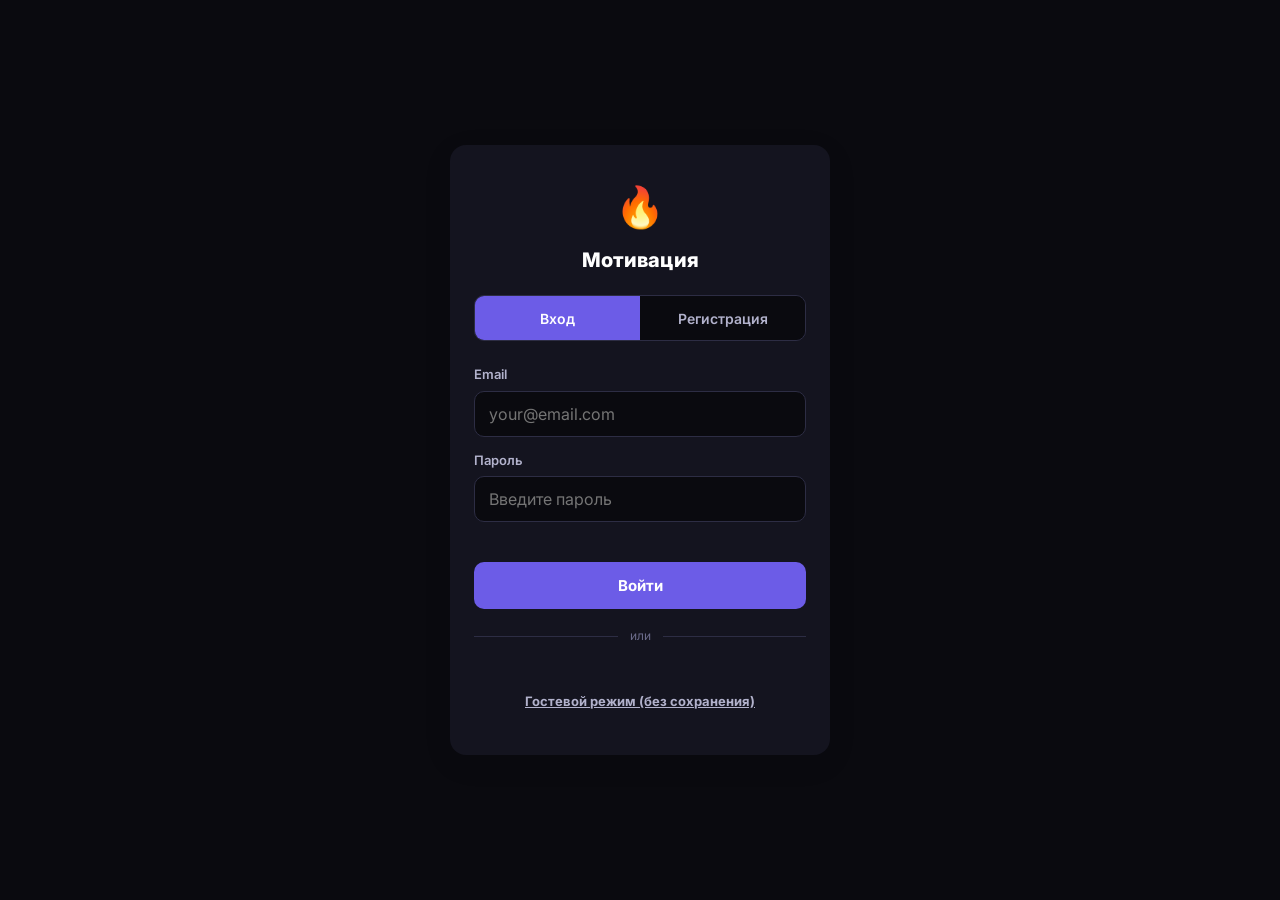
<file: macos/index.html>
<!DOCTYPE html>
<html lang="ru">
<head>
<meta charset="UTF-8">
<meta name="viewport" content="width=device-width, initial-scale=1.0, maximum-scale=1.0, user-scalable=no">
<meta name="apple-mobile-web-app-capable" content="yes">
<meta name="apple-mobile-web-app-status-bar-style" content="default">
<title>Мотивация</title>
<link rel="manifest" href="manifest.json">
<meta name="theme-color" content="#6c5ce7">
<link rel="icon" href="icon-192.png">
<link rel="apple-touch-icon" href="icon-192.png">
<link rel="stylesheet" href="desktop.css">
<link rel="preconnect" href="https://fonts.googleapis.com">
<link href="https://fonts.googleapis.com/css2?family=Inter:wght@400;500;600;700;800&display=swap" rel="stylesheet">
<style>
/* ========== ROOT VARIABLES ========== */
:root {
  --bg: #f5f6fa;
  --card-bg: #ffffff;
  --text: #1a1a2e;
  --text-secondary: #6b7280;
  --text-muted: #9ca3af;
  --accent: #6c5ce7;
  --accent-light: #a29bfe;
  --accent-bg: rgba(108, 92, 231, 0.08);
  --green: #00b894;
  --green-light: #55efc4;
  --green-bg: rgba(0, 184, 148, 0.08);
  --red: #e17055;
  --red-bg: rgba(225, 112, 85, 0.08);
  --orange: #fdcb6e;
  --orange-bg: rgba(253, 203, 110, 0.12);
  --blue: #74b9ff;
  --blue-bg: rgba(116, 185, 255, 0.1);
  --border: #e5e7eb;
  --shadow-sm: 0 1px 3px rgba(0,0,0,0.04);
  --shadow: 0 2px 12px rgba(0,0,0,0.06);
  --shadow-lg: 0 8px 30px rgba(0,0,0,0.08);
  --shadow-xl: 0 12px 40px rgba(0,0,0,0.12);
  --radius: 16px;
  --radius-sm: 10px;
  --radius-xs: 8px;
  --transition: 0.25s cubic-bezier(0.4, 0, 0.2, 1);
  --font: 'Inter', -apple-system, BlinkMacSystemFont, sans-serif;
  --max-w: 480px;
  --nav-height: 68px;
  --header-height: 56px;
}

/* ========== RESET & BASE ========== */
*, *::before, *::after {
  margin: 0;
  padding: 0;
  box-sizing: border-box;
}

html, body {
  font-family: var(--font);
  background: var(--bg);
  color: var(--text);
  font-size: 15px;
  line-height: 1.5;
  -webkit-font-smoothing: antialiased;
  -moz-osx-font-smoothing: grayscale;
  overflow-x: hidden;
  min-height: 100dvh;
}

body {
  max-width: var(--max-w);
  margin: 0 auto;
  position: relative;
}

a { color: inherit; text-decoration: none; }
button { font-family: var(--font); cursor: pointer; border: none; background: none; }
input, select, textarea { font-family: var(--font); }
img { max-width: 100%; display: block; }

/* ========== SCREEN SYSTEM ========== */
.screen {
  display: none;
  min-height: 100dvh;
  flex-direction: column;
  animation: fadeIn 0.3s ease;
}

.screen.active {
  display: flex;
}

@keyframes fadeIn {
  from { opacity: 0; transform: translateY(8px); }
  to { opacity: 1; transform: translateY(0); }
}

@keyframes slideUp {
  from { transform: translateY(100%); }
  to { transform: translateY(0); }
}

@keyframes scaleIn {
  from { opacity: 0; transform: scale(0.92); }
  to { opacity: 1; transform: scale(1); }
}

@keyframes pulse {
  0%, 100% { transform: scale(1); }
  50% { transform: scale(1.05); }
}

@keyframes shimmer {
  0% { background-position: -200% 0; }
  100% { background-position: 200% 0; }
}

@keyframes progressFill {
  from { width: 0; }
}

@keyframes bounceIn {
  0% { transform: scale(0); opacity: 0; }
  50% { transform: scale(1.15); }
  100% { transform: scale(1); opacity: 1; }
}

/* ========== INTRO SCREEN ========== */
#intro {
  background: var(--bg);
  align-items: center;
  justify-content: center;
  padding: 24px 20px;
  gap: 24px;
  text-align: center;
}

.intro-video-wrap {
  width: 100%;
  max-width: 280px;
  aspect-ratio: 9/16;
  border-radius: var(--radius);
  overflow: hidden;
  background: #000;
  box-shadow: var(--shadow-lg);
  position: relative;
}

.intro-video-wrap video {
  width: 100%;
  height: 100%;
  object-fit: cover;
}

.intro-video-overlay {
  position: absolute;
  inset: 0;
  background: linear-gradient(to top, rgba(0,0,0,0.6) 0%, transparent 50%);
  display: flex;
  align-items: flex-end;
  justify-content: center;
  padding: 20px;
}

.intro-play-btn {
  position: absolute;
  top: 50%;
  left: 50%;
  transform: translate(-50%, -50%);
  width: 56px;
  height: 56px;
  background: rgba(255,255,255,0.9);
  border-radius: 50%;
  display: flex;
  align-items: center;
  justify-content: center;
  box-shadow: var(--shadow-lg);
  transition: var(--transition);
}

.intro-play-btn:hover {
  transform: translate(-50%, -50%) scale(1.08);
}

.intro-play-btn::after {
  content: '';
  width: 0;
  height: 0;
  border-style: solid;
  border-width: 10px 0 10px 18px;
  border-color: transparent transparent transparent var(--accent);
  margin-left: 3px;
}

.intro-title {
  font-size: 26px;
  font-weight: 800;
  color: var(--text);
  line-height: 1.2;
}

.intro-title span {
  color: var(--accent);
}

.intro-subtitle {
  font-size: 14px;
  color: var(--text-secondary);
  max-width: 320px;
}

.intro-timer {
  font-size: 13px;
  color: var(--text-muted);
  display: flex;
  align-items: center;
  gap: 6px;
}

.intro-timer-dot {
  width: 6px;
  height: 6px;
  border-radius: 50%;
  background: var(--green);
  animation: pulse 2s infinite;
}

.intro-btn {
  width: 100%;
  max-width: 320px;
  padding: 16px;
  background: var(--accent);
  color: #fff;
  font-size: 16px;
  font-weight: 700;
  border-radius: var(--radius);
  transition: var(--transition);
  box-shadow: 0 4px 15px rgba(108, 92, 231, 0.3);
}

.intro-btn:hover {
  transform: translateY(-2px);
  box-shadow: 0 6px 20px rgba(108, 92, 231, 0.4);
}

.intro-btn:active {
  transform: translateY(0);
}

/* ========== MAIN MENU ========== */
#menu {
  padding: 40px 20px;
  justify-content: center;
  align-items: center;
  gap: 20px;
}

.menu-greeting {
  text-align: center;
  margin-bottom: 12px;
}

.menu-greeting h1 {
  font-size: 24px;
  font-weight: 800;
}

.menu-greeting p {
  font-size: 14px;
  color: var(--text-secondary);
  margin-top: 4px;
}

.menu-cards {
  display: flex;
  flex-direction: column;
  gap: 16px;
  width: 100%;
}

.menu-card {
  background: var(--card-bg);
  border-radius: var(--radius);
  padding: 28px 24px;
  box-shadow: var(--shadow);
  transition: var(--transition);
  cursor: pointer;
  position: relative;
  overflow: hidden;
  border: 1px solid var(--border);
}

.menu-card:hover {
  transform: translateY(-3px);
  box-shadow: var(--shadow-lg);
}

.menu-card:active {
  transform: translateY(0);
}

.menu-card-icon {
  width: 52px;
  height: 52px;
  border-radius: 14px;
  display: flex;
  align-items: center;
  justify-content: center;
  font-size: 26px;
  margin-bottom: 14px;
}

.menu-card--motivation .menu-card-icon {
  background: var(--accent-bg);
}

.menu-card--weight .menu-card-icon {
  background: var(--green-bg);
}

.menu-card h2 {
  font-size: 19px;
  font-weight: 700;
  margin-bottom: 6px;
}

.menu-card p {
  font-size: 13px;
  color: var(--text-secondary);
  line-height: 1.5;
}

.menu-card-arrow {
  position: absolute;
  right: 20px;
  top: 50%;
  transform: translateY(-50%);
  width: 32px;
  height: 32px;
  border-radius: 50%;
  background: var(--bg);
  display: flex;
  align-items: center;
  justify-content: center;
  color: var(--text-muted);
  font-size: 14px;
  transition: var(--transition);
}

.menu-card:hover .menu-card-arrow {
  background: var(--accent);
  color: #fff;
}

.menu-card--weight:hover .menu-card-arrow {
  background: var(--green);
}

.menu-card-decoration {
  position: absolute;
  right: -20px;
  bottom: -20px;
  width: 120px;
  height: 120px;
  border-radius: 50%;
  opacity: 0.04;
}

.menu-card--motivation .menu-card-decoration {
  background: var(--accent);
}

.menu-card--weight .menu-card-decoration {
  background: var(--green);
}

/* ========== SECTION HEADER ========== */
.section-header {
  position: sticky;
  top: 0;
  z-index: 50;
  background: rgba(245, 246, 250, 0.92);
  backdrop-filter: blur(12px);
  -webkit-backdrop-filter: blur(12px);
  padding: 12px 20px;
  display: flex;
  align-items: center;
  gap: 12px;
  height: var(--header-height);
  border-bottom: 1px solid var(--border);
}

.back-btn {
  width: 36px;
  height: 36px;
  border-radius: var(--radius-sm);
  background: var(--card-bg);
  display: flex;
  align-items: center;
  justify-content: center;
  box-shadow: var(--shadow-sm);
  transition: var(--transition);
  flex-shrink: 0;
  font-size: 18px;
  color: var(--text);
  border: 1px solid var(--border);
}

.back-btn:hover {
  background: var(--accent);
  color: #fff;
  border-color: var(--accent);
}

.section-header h1 {
  font-size: 18px;
  font-weight: 700;
  flex: 1;
}

.section-header-action {
  width: 36px;
  height: 36px;
  border-radius: var(--radius-sm);
  display: flex;
  align-items: center;
  justify-content: center;
  color: var(--text-secondary);
  transition: var(--transition);
}

.section-header-action:hover {
  color: var(--accent);
}

/* ========== STICKY TABS ========== */
.tabs {
  display: flex;
  gap: 6px;
  padding: 8px 20px 12px;
  overflow-x: auto;
  -webkit-overflow-scrolling: touch;
  scrollbar-width: none;
  position: sticky;
  top: var(--header-height);
  z-index: 49;
  background: rgba(245, 246, 250, 0.92);
  backdrop-filter: blur(12px);
  -webkit-backdrop-filter: blur(12px);
}

.tabs::-webkit-scrollbar { display: none; }

.tab {
  padding: 8px 18px;
  border-radius: 50px;
  font-size: 13px;
  font-weight: 600;
  white-space: nowrap;
  transition: var(--transition);
  color: var(--text-secondary);
  background: var(--card-bg);
  border: 1px solid var(--border);
  flex-shrink: 0;
}

.tab.active {
  background: var(--accent);
  color: #fff;
  border-color: var(--accent);
  box-shadow: 0 2px 10px rgba(108, 92, 231, 0.25);
}

.tab:hover:not(.active) {
  border-color: var(--accent-light);
  color: var(--accent);
}

/* ========== CONTENT AREA ========== */
.content {
  flex: 1;
  padding: 16px 20px 100px;
}

.content-section {
  display: none;
}

.content-section.active {
  display: block;
  animation: fadeIn 0.25s ease;
}

/* ========== VIDEO GRID ========== */
.video-grid {
  display: grid;
  grid-template-columns: 1fr 1fr;
  gap: 12px;
}

.video-card {
  background: var(--card-bg);
  border-radius: var(--radius);
  overflow: hidden;
  box-shadow: var(--shadow);
  transition: var(--transition);
  cursor: pointer;
  border: 1px solid var(--border);
}

.video-card:hover {
  transform: translateY(-2px);
  box-shadow: var(--shadow-lg);
}

.video-thumb {
  aspect-ratio: 9/16;
  background: linear-gradient(135deg, var(--accent-bg), var(--blue-bg));
  position: relative;
  overflow: hidden;
}

.video-thumb img {
  width: 100%;
  height: 100%;
  object-fit: cover;
}

.video-thumb-play {
  position: absolute;
  top: 50%;
  left: 50%;
  transform: translate(-50%, -50%);
  width: 40px;
  height: 40px;
  background: rgba(255,255,255,0.9);
  border-radius: 50%;
  display: flex;
  align-items: center;
  justify-content: center;
  box-shadow: var(--shadow);
  opacity: 0;
  transition: var(--transition);
}

.video-card:hover .video-thumb-play {
  opacity: 1;
}

.video-thumb-play::after {
  content: '';
  width: 0;
  height: 0;
  border-style: solid;
  border-width: 7px 0 7px 12px;
  border-color: transparent transparent transparent var(--accent);
  margin-left: 2px;
}

.video-duration {
  position: absolute;
  bottom: 8px;
  right: 8px;
  background: rgba(0,0,0,0.7);
  color: #fff;
  font-size: 11px;
  font-weight: 600;
  padding: 2px 8px;
  border-radius: 6px;
}

.video-badge {
  position: absolute;
  top: 8px;
  left: 8px;
  padding: 3px 10px;
  border-radius: 50px;
  font-size: 10px;
  font-weight: 700;
  text-transform: uppercase;
  letter-spacing: 0.5px;
}

.video-badge--new {
  background: var(--green);
  color: #fff;
}

.video-badge--popular {
  background: var(--orange);
  color: var(--text);
}

.video-badge--saved {
  background: var(--accent);
  color: #fff;
}

.video-info {
  padding: 10px 12px;
}

.video-info h3 {
  font-size: 12px;
  font-weight: 600;
  line-height: 1.4;
  display: -webkit-box;
  -webkit-line-clamp: 2;
  -webkit-box-orient: vertical;
  overflow: hidden;
}

.video-info-meta {
  display: flex;
  align-items: center;
  gap: 6px;
  margin-top: 6px;
  font-size: 11px;
  color: var(--text-muted);
}

.video-save-btn {
  position: absolute;
  top: 8px;
  right: 8px;
  width: 30px;
  height: 30px;
  border-radius: 50%;
  background: rgba(255,255,255,0.85);
  display: flex;
  align-items: center;
  justify-content: center;
  font-size: 14px;
  transition: var(--transition);
}

.video-save-btn.saved {
  color: var(--red);
}

/* ========== CATEGORY FILTERS ========== */
.category-filters {
  display: flex;
  gap: 8px;
  padding: 0 0 16px;
  overflow-x: auto;
  scrollbar-width: none;
}

.category-filters::-webkit-scrollbar { display: none; }

.cat-btn {
  padding: 7px 14px;
  border-radius: 50px;
  font-size: 12px;
  font-weight: 600;
  white-space: nowrap;
  background: var(--card-bg);
  color: var(--text-secondary);
  border: 1px solid var(--border);
  transition: var(--transition);
  flex-shrink: 0;
}

.cat-btn.active {
  background: var(--accent-bg);
  color: var(--accent);
  border-color: var(--accent-light);
}

/* ========== QUOTE CARDS ========== */
.quote-card {
  background: var(--card-bg);
  border-radius: var(--radius);
  padding: 24px;
  margin-bottom: 14px;
  box-shadow: var(--shadow);
  position: relative;
  border: 1px solid var(--border);
  transition: var(--transition);
}

.quote-card:hover {
  box-shadow: var(--shadow-lg);
}

.quote-card::before {
  content: '\201C';
  font-size: 48px;
  font-weight: 800;
  color: var(--accent);
  opacity: 0.15;
  position: absolute;
  top: 8px;
  left: 18px;
  line-height: 1;
}

.quote-text {
  font-size: 15px;
  font-weight: 500;
  line-height: 1.7;
  color: var(--text);
  margin-bottom: 12px;
  padding-left: 4px;
}

.quote-author {
  font-size: 13px;
  color: var(--accent);
  font-weight: 600;
}

.quote-actions {
  display: flex;
  gap: 8px;
  margin-top: 14px;
}

.quote-action-btn {
  padding: 6px 14px;
  border-radius: 50px;
  font-size: 12px;
  font-weight: 600;
  background: var(--bg);
  color: var(--text-secondary);
  transition: var(--transition);
  display: flex;
  align-items: center;
  gap: 5px;
}

.quote-action-btn:hover {
  background: var(--accent-bg);
  color: var(--accent);
}

/* ========== DASHBOARD CARDS ========== */
.dash-card {
  background: var(--card-bg);
  border-radius: var(--radius);
  padding: 20px;
  margin-bottom: 14px;
  box-shadow: var(--shadow);
  border: 1px solid var(--border);
}

.dash-card-header {
  display: flex;
  align-items: center;
  justify-content: space-between;
  margin-bottom: 16px;
}

.dash-card-title {
  font-size: 15px;
  font-weight: 700;
}

.dash-card-badge {
  padding: 4px 10px;
  border-radius: 50px;
  font-size: 11px;
  font-weight: 600;
  background: var(--green-bg);
  color: var(--green);
}

.stat-row {
  display: flex;
  justify-content: space-between;
  align-items: center;
  padding: 10px 0;
}

.stat-row + .stat-row {
  border-top: 1px solid var(--border);
}

.stat-label {
  font-size: 13px;
  color: var(--text-secondary);
  display: flex;
  align-items: center;
  gap: 8px;
}

.stat-label-icon {
  width: 28px;
  height: 28px;
  border-radius: var(--radius-xs);
  display: flex;
  align-items: center;
  justify-content: center;
  font-size: 14px;
}

.stat-value {
  font-size: 15px;
  font-weight: 700;
}

.stat-value span {
  font-size: 12px;
  font-weight: 500;
  color: var(--text-muted);
}

/* ========== LIMIT ITEMS ========== */
.limit-item {
  margin-bottom: 14px;
}

.limit-header {
  display: flex;
  justify-content: space-between;
  align-items: center;
  margin-bottom: 6px;
}

.limit-label {
  font-size: 13px;
  font-weight: 600;
}

.limit-value {
  font-size: 13px;
  color: var(--text-secondary);
}

.limit-value b {
  color: var(--text);
  font-weight: 700;
}

/* ========== PROGRESS BARS ========== */
.progress-bar {
  height: 8px;
  background: var(--bg);
  border-radius: 50px;
  overflow: hidden;
}

.progress-fill {
  height: 100%;
  border-radius: 50px;
  transition: width 0.6s ease;
  animation: progressFill 0.8s ease;
}

.progress-fill--accent { background: var(--accent); }
.progress-fill--green { background: var(--green); }
.progress-fill--orange { background: var(--orange); }
.progress-fill--red { background: var(--red); }
.progress-fill--blue { background: var(--blue); }

.progress-bar--lg {
  height: 12px;
}

/* ========== FOOD TRACKER ========== */
.food-search {
  position: relative;
  margin-bottom: 16px;
}

.food-search input {
  width: 100%;
  padding: 14px 16px 14px 44px;
  border-radius: var(--radius);
  border: 1px solid var(--border);
  background: var(--card-bg);
  font-size: 14px;
  color: var(--text);
  outline: none;
  transition: var(--transition);
}

.food-search input:focus {
  border-color: var(--accent);
  box-shadow: 0 0 0 3px rgba(108, 92, 231, 0.1);
}

.food-search input::placeholder {
  color: var(--text-muted);
}

.food-search-icon {
  position: absolute;
  left: 16px;
  top: 50%;
  transform: translateY(-50%);
  color: var(--text-muted);
  font-size: 16px;
}

.food-add-btn {
  position: absolute;
  right: 8px;
  top: 50%;
  transform: translateY(-50%);
  width: 34px;
  height: 34px;
  border-radius: var(--radius-sm);
  background: var(--accent);
  color: #fff;
  display: flex;
  align-items: center;
  justify-content: center;
  font-size: 20px;
  transition: var(--transition);
}

.food-add-btn:hover {
  background: var(--accent-light);
}

.meal-section {
  margin-bottom: 20px;
}

.meal-title {
  font-size: 14px;
  font-weight: 700;
  margin-bottom: 10px;
  display: flex;
  align-items: center;
  gap: 8px;
}

.meal-title-icon {
  font-size: 16px;
}

.food-entry {
  background: var(--card-bg);
  border-radius: var(--radius-sm);
  padding: 14px 16px;
  margin-bottom: 8px;
  display: flex;
  align-items: center;
  gap: 12px;
  box-shadow: var(--shadow-sm);
  border: 1px solid var(--border);
  transition: var(--transition);
}

.food-entry:hover {
  box-shadow: var(--shadow);
}

.food-entry-icon {
  width: 38px;
  height: 38px;
  border-radius: var(--radius-xs);
  background: var(--green-bg);
  display: flex;
  align-items: center;
  justify-content: center;
  font-size: 18px;
  flex-shrink: 0;
}

.food-entry-info {
  flex: 1;
  min-width: 0;
}

.food-entry-name {
  font-size: 13px;
  font-weight: 600;
  white-space: nowrap;
  overflow: hidden;
  text-overflow: ellipsis;
}

.food-entry-detail {
  font-size: 11px;
  color: var(--text-muted);
  margin-top: 2px;
}

.food-entry-kcal {
  font-size: 14px;
  font-weight: 700;
  color: var(--accent);
  white-space: nowrap;
}

.food-entry-delete {
  width: 28px;
  height: 28px;
  border-radius: 50%;
  display: flex;
  align-items: center;
  justify-content: center;
  color: var(--text-muted);
  font-size: 14px;
  transition: var(--transition);
}

.food-entry-delete:hover {
  background: var(--red-bg);
  color: var(--red);
}

.macros-bar {
  display: flex;
  gap: 8px;
  margin-bottom: 16px;
}

.macro-item {
  flex: 1;
  background: var(--card-bg);
  border-radius: var(--radius-sm);
  padding: 12px;
  text-align: center;
  box-shadow: var(--shadow-sm);
  border: 1px solid var(--border);
}

.macro-value {
  font-size: 18px;
  font-weight: 800;
}

.macro-value--protein { color: var(--accent); }
.macro-value--fat { color: var(--orange); }
.macro-value--carbs { color: var(--green); }

.macro-label {
  font-size: 10px;
  color: var(--text-muted);
  font-weight: 600;
  text-transform: uppercase;
  letter-spacing: 0.5px;
  margin-top: 2px;
}

.macro-sub {
  font-size: 11px;
  color: var(--text-secondary);
  margin-top: 4px;
}

/* ========== WATER TRACKER ========== */
.water-section {
  text-align: center;
}

.water-progress-ring {
  width: 160px;
  height: 160px;
  margin: 0 auto 20px;
  position: relative;
}

.water-progress-ring svg {
  width: 100%;
  height: 100%;
  transform: rotate(-90deg);
}

.water-progress-ring circle {
  fill: none;
  stroke-width: 10;
}

.water-progress-ring .ring-bg {
  stroke: var(--border);
}

.water-progress-ring .ring-fill {
  stroke: var(--blue);
  stroke-linecap: round;
  transition: stroke-dashoffset 0.6s ease;
}

.water-amount {
  position: absolute;
  top: 50%;
  left: 50%;
  transform: translate(-50%, -50%);
  text-align: center;
}

.water-amount-value {
  font-size: 28px;
  font-weight: 800;
  color: var(--text);
}

.water-amount-unit {
  font-size: 12px;
  color: var(--text-muted);
  font-weight: 600;
}

.water-glasses {
  display: flex;
  flex-wrap: wrap;
  justify-content: center;
  gap: 10px;
  margin-bottom: 20px;
}

.water-glass {
  width: 48px;
  height: 56px;
  border-radius: 10px 10px 14px 14px;
  background: var(--card-bg);
  border: 2px solid var(--border);
  display: flex;
  align-items: center;
  justify-content: center;
  font-size: 22px;
  cursor: pointer;
  transition: var(--transition);
  position: relative;
  overflow: hidden;
}

.water-glass::before {
  content: '';
  position: absolute;
  bottom: 0;
  left: 0;
  right: 0;
  height: 0%;
  background: var(--blue-bg);
  transition: var(--transition);
}

.water-glass.filled {
  border-color: var(--blue);
  background: var(--blue-bg);
}

.water-glass.filled::before {
  height: 100%;
  background: rgba(116, 185, 255, 0.15);
}

.water-glass:hover {
  transform: scale(1.08);
}

.water-glass-label {
  font-size: 12px;
  color: var(--text-muted);
  margin-top: 4px;
}

.water-add-btns {
  display: flex;
  gap: 10px;
  justify-content: center;
}

.water-add-btn {
  padding: 10px 20px;
  border-radius: 50px;
  font-size: 13px;
  font-weight: 600;
  background: var(--card-bg);
  border: 1px solid var(--border);
  color: var(--text);
  transition: var(--transition);
}

.water-add-btn:hover {
  border-color: var(--blue);
  color: var(--blue);
}

.water-add-btn--primary {
  background: var(--blue);
  color: #fff;
  border-color: var(--blue);
}

/* ========== EXERCISE CARDS ========== */
.exercise-card {
  background: var(--card-bg);
  border-radius: var(--radius);
  padding: 20px;
  margin-bottom: 12px;
  box-shadow: var(--shadow);
  border: 1px solid var(--border);
  display: flex;
  gap: 14px;
  align-items: center;
  cursor: pointer;
  transition: var(--transition);
}

.exercise-card:hover {
  box-shadow: var(--shadow-lg);
  transform: translateY(-1px);
}

.exercise-icon {
  width: 48px;
  height: 48px;
  border-radius: 14px;
  display: flex;
  align-items: center;
  justify-content: center;
  font-size: 24px;
  flex-shrink: 0;
}

.exercise-icon--cardio { background: var(--red-bg); }
.exercise-icon--strength { background: var(--accent-bg); }
.exercise-icon--yoga { background: var(--green-bg); }
.exercise-icon--stretch { background: var(--blue-bg); }

.exercise-info {
  flex: 1;
}

.exercise-name {
  font-size: 14px;
  font-weight: 700;
  margin-bottom: 4px;
}

.exercise-detail {
  font-size: 12px;
  color: var(--text-secondary);
}

.exercise-timer {
  text-align: center;
}

.exercise-timer-value {
  font-size: 20px;
  font-weight: 800;
  color: var(--accent);
  font-variant-numeric: tabular-nums;
}

.exercise-timer-label {
  font-size: 10px;
  color: var(--text-muted);
  font-weight: 600;
  text-transform: uppercase;
}

.exercise-kcal {
  font-size: 13px;
  font-weight: 700;
  color: var(--green);
  margin-top: 2px;
}

.exercise-start-btn {
  padding: 8px 18px;
  border-radius: 50px;
  font-size: 12px;
  font-weight: 700;
  background: var(--accent);
  color: #fff;
  transition: var(--transition);
}

.exercise-start-btn:hover {
  box-shadow: 0 2px 10px rgba(108, 92, 231, 0.3);
}

/* ========== DIET CARDS ========== */
.diet-card {
  background: var(--card-bg);
  border-radius: var(--radius);
  margin-bottom: 12px;
  box-shadow: var(--shadow);
  border: 1px solid var(--border);
  overflow: hidden;
  transition: var(--transition);
}

.diet-card:hover {
  box-shadow: var(--shadow-lg);
}

.diet-card-header {
  padding: 18px 20px;
  display: flex;
  align-items: center;
  gap: 14px;
  cursor: pointer;
}

.diet-card-icon {
  width: 44px;
  height: 44px;
  border-radius: 12px;
  display: flex;
  align-items: center;
  justify-content: center;
  font-size: 22px;
  flex-shrink: 0;
}

.diet-card-info {
  flex: 1;
}

.diet-card-name {
  font-size: 14px;
  font-weight: 700;
}

.diet-card-desc {
  font-size: 12px;
  color: var(--text-secondary);
  margin-top: 2px;
}

.diet-card-toggle {
  width: 28px;
  height: 28px;
  border-radius: 50%;
  background: var(--bg);
  display: flex;
  align-items: center;
  justify-content: center;
  font-size: 12px;
  color: var(--text-muted);
  transition: var(--transition);
}

.diet-card.expanded .diet-card-toggle {
  transform: rotate(180deg);
}

.diet-card-body {
  display: none;
  padding: 0 20px 18px;
  border-top: 1px solid var(--border);
}

.diet-card.expanded .diet-card-body {
  display: block;
  animation: fadeIn 0.25s ease;
}

.diet-pros-cons {
  display: grid;
  grid-template-columns: 1fr 1fr;
  gap: 12px;
  margin-top: 14px;
}

.diet-pros h4,
.diet-cons h4 {
  font-size: 12px;
  font-weight: 700;
  margin-bottom: 8px;
  display: flex;
  align-items: center;
  gap: 5px;
}

.diet-pros h4 { color: var(--green); }
.diet-cons h4 { color: var(--red); }

.diet-pros li,
.diet-cons li {
  font-size: 12px;
  color: var(--text-secondary);
  line-height: 1.6;
  list-style: none;
  padding-left: 14px;
  position: relative;
}

.diet-pros li::before {
  content: '+';
  position: absolute;
  left: 0;
  color: var(--green);
  font-weight: 700;
}

.diet-cons li::before {
  content: '−';
  position: absolute;
  left: 0;
  color: var(--red);
  font-weight: 700;
}

.diet-sample {
  margin-top: 14px;
  padding: 14px;
  background: var(--bg);
  border-radius: var(--radius-sm);
}

.diet-sample h4 {
  font-size: 12px;
  font-weight: 700;
  margin-bottom: 8px;
}

.diet-sample p {
  font-size: 12px;
  color: var(--text-secondary);
  line-height: 1.6;
}

/* ========== BOTTOM NAVIGATION ========== */
.bottom-nav {
  position: fixed;
  bottom: 0;
  left: 50%;
  transform: translateX(-50%);
  width: 100%;
  max-width: var(--max-w);
  height: var(--nav-height);
  background: rgba(255, 255, 255, 0.95);
  backdrop-filter: blur(16px);
  -webkit-backdrop-filter: blur(16px);
  border-top: 1px solid var(--border);
  display: flex;
  align-items: center;
  justify-content: space-around;
  padding: 0 8px;
  padding-bottom: env(safe-area-inset-bottom);
  z-index: 100;
}

.nav-item {
  display: flex;
  flex-direction: column;
  align-items: center;
  gap: 3px;
  padding: 6px 10px;
  border-radius: var(--radius-sm);
  transition: var(--transition);
  min-width: 56px;
  position: relative;
}

.nav-item.active {
  color: var(--accent);
}

.nav-item.active::before {
  content: '';
  position: absolute;
  top: -1px;
  left: 50%;
  transform: translateX(-50%);
  width: 24px;
  height: 3px;
  border-radius: 0 0 4px 4px;
  background: var(--accent);
}

.nav-icon {
  font-size: 22px;
  height: 26px;
  display: flex;
  align-items: center;
  justify-content: center;
}

.nav-label {
  font-size: 10px;
  font-weight: 600;
  color: var(--text-muted);
}

.nav-item.active .nav-label {
  color: var(--accent);
}

/* ========== MODALS ========== */
.modal-overlay {
  display: none;
  position: fixed;
  inset: 0;
  background: rgba(0, 0, 0, 0.4);
  backdrop-filter: blur(4px);
  -webkit-backdrop-filter: blur(4px);
  z-index: 200;
  align-items: flex-end;
  justify-content: center;
}

.modal-overlay.active {
  display: flex;
  animation: fadeIn 0.2s ease;
}

.modal {
  background: var(--card-bg);
  border-radius: var(--radius) var(--radius) 0 0;
  width: 100%;
  max-width: var(--max-w);
  max-height: 90dvh;
  overflow-y: auto;
  animation: slideUp 0.3s ease;
  padding-bottom: env(safe-area-inset-bottom);
}

.modal--center {
  border-radius: var(--radius);
  margin: auto 20px;
  max-height: 80dvh;
  animation: scaleIn 0.25s ease;
  align-self: center;
}

.modal-handle {
  width: 36px;
  height: 4px;
  background: var(--border);
  border-radius: 50px;
  margin: 10px auto 0;
}

.modal-header {
  padding: 16px 20px;
  display: flex;
  align-items: center;
  justify-content: space-between;
  border-bottom: 1px solid var(--border);
}

.modal-header h2 {
  font-size: 17px;
  font-weight: 700;
}

.modal-close {
  width: 32px;
  height: 32px;
  border-radius: 50%;
  background: var(--bg);
  display: flex;
  align-items: center;
  justify-content: center;
  font-size: 16px;
  color: var(--text-secondary);
  transition: var(--transition);
}

.modal-close:hover {
  background: var(--red-bg);
  color: var(--red);
}

.modal-body {
  padding: 20px;
}

.modal-footer {
  padding: 16px 20px;
  border-top: 1px solid var(--border);
  display: flex;
  gap: 10px;
}

/* Food Modal specifics */
.food-modal-tabs {
  display: flex;
  gap: 0;
  background: var(--bg);
  border-radius: var(--radius-sm);
  padding: 3px;
  margin-bottom: 16px;
}

.food-modal-tab {
  flex: 1;
  padding: 10px;
  border-radius: var(--radius-xs);
  font-size: 13px;
  font-weight: 600;
  text-align: center;
  color: var(--text-secondary);
  transition: var(--transition);
}

.food-modal-tab.active {
  background: var(--card-bg);
  color: var(--text);
  box-shadow: var(--shadow-sm);
}

.food-modal-item {
  display: flex;
  align-items: center;
  gap: 12px;
  padding: 12px;
  border-radius: var(--radius-sm);
  transition: var(--transition);
  cursor: pointer;
}

.food-modal-item:hover {
  background: var(--bg);
}

.food-modal-item-info {
  flex: 1;
}

.food-modal-item-name {
  font-size: 14px;
  font-weight: 600;
}

.food-modal-item-detail {
  font-size: 12px;
  color: var(--text-muted);
}

.food-modal-item-add {
  width: 32px;
  height: 32px;
  border-radius: 50%;
  background: var(--accent-bg);
  color: var(--accent);
  display: flex;
  align-items: center;
  justify-content: center;
  font-size: 18px;
  transition: var(--transition);
}

.food-modal-item-add:hover {
  background: var(--accent);
  color: #fff;
}

/* Junk Food Warning Modal */
.junk-warning-icon {
  width: 64px;
  height: 64px;
  border-radius: 50%;
  background: var(--orange-bg);
  display: flex;
  align-items: center;
  justify-content: center;
  font-size: 32px;
  margin: 0 auto 16px;
}

.junk-warning-text {
  text-align: center;
  font-size: 14px;
  color: var(--text-secondary);
  line-height: 1.6;
  margin-bottom: 20px;
}

.junk-warning-text strong {
  color: var(--text);
  display: block;
  font-size: 17px;
  margin-bottom: 8px;
}

.junk-warning-btns {
  display: flex;
  flex-direction: column;
  gap: 8px;
}

/* Video Player Modal */
.video-player-modal {
  background: #000;
  border-radius: 0;
  max-height: 100dvh;
  height: 100dvh;
}

.video-player-header {
  position: absolute;
  top: 0;
  left: 0;
  right: 0;
  padding: 16px 20px;
  display: flex;
  align-items: center;
  justify-content: space-between;
  z-index: 10;
  background: linear-gradient(to bottom, rgba(0,0,0,0.5), transparent);
}

.video-player-close {
  width: 36px;
  height: 36px;
  border-radius: 50%;
  background: rgba(255,255,255,0.2);
  display: flex;
  align-items: center;
  justify-content: center;
  color: #fff;
  font-size: 18px;
}

.video-player-body {
  width: 100%;
  height: 100%;
  display: flex;
  align-items: center;
  justify-content: center;
}

.video-player-body video {
  width: 100%;
  height: 100%;
  object-fit: contain;
}

/* ========== SETUP WIZARD ========== */
#setup {
  background: var(--bg);
  padding: 0;
}

.setup-progress {
  padding: 20px 20px 0;
  display: flex;
  gap: 6px;
}

.setup-progress-step {
  flex: 1;
  height: 4px;
  border-radius: 50px;
  background: var(--border);
  transition: var(--transition);
}

.setup-progress-step.active {
  background: var(--accent);
}

.setup-progress-step.done {
  background: var(--green);
}

.setup-header {
  padding: 24px 20px 8px;
  text-align: center;
}

.setup-header h2 {
  font-size: 22px;
  font-weight: 800;
  margin-bottom: 6px;
}

.setup-header p {
  font-size: 13px;
  color: var(--text-secondary);
}

.setup-step {
  display: none;
  padding: 20px;
  flex: 1;
}

.setup-step.active {
  display: flex;
  flex-direction: column;
  gap: 16px;
  animation: fadeIn 0.3s ease;
}

.setup-options {
  display: grid;
  grid-template-columns: 1fr 1fr;
  gap: 10px;
}

.setup-option {
  background: var(--card-bg);
  border-radius: var(--radius);
  padding: 20px 16px;
  text-align: center;
  cursor: pointer;
  border: 2px solid var(--border);
  transition: var(--transition);
}

.setup-option:hover {
  border-color: var(--accent-light);
}

.setup-option.selected {
  border-color: var(--accent);
  background: var(--accent-bg);
}

.setup-option-icon {
  font-size: 32px;
  margin-bottom: 8px;
  display: block;
}

.setup-option-label {
  font-size: 14px;
  font-weight: 600;
}

.setup-option-desc {
  font-size: 11px;
  color: var(--text-muted);
  margin-top: 4px;
}

.setup-options--single {
  grid-template-columns: 1fr;
}

.setup-options--triple {
  grid-template-columns: 1fr 1fr 1fr;
}

.setup-input-group {
  background: var(--card-bg);
  border-radius: var(--radius);
  padding: 18px;
  border: 1px solid var(--border);
}

.setup-input-label {
  font-size: 12px;
  font-weight: 600;
  color: var(--text-secondary);
  text-transform: uppercase;
  letter-spacing: 0.5px;
  margin-bottom: 10px;
  display: block;
}

.setup-input {
  width: 100%;
  padding: 14px;
  border-radius: var(--radius-sm);
  border: 1px solid var(--border);
  background: var(--bg);
  font-size: 18px;
  font-weight: 700;
  text-align: center;
  color: var(--text);
  outline: none;
  transition: var(--transition);
}

.setup-input:focus {
  border-color: var(--accent);
  box-shadow: 0 0 0 3px rgba(108, 92, 231, 0.1);
}

.setup-slider-wrap {
  padding: 10px 0;
}

.setup-slider {
  width: 100%;
  -webkit-appearance: none;
  appearance: none;
  height: 6px;
  border-radius: 50px;
  background: var(--border);
  outline: none;
}

.setup-slider::-webkit-slider-thumb {
  -webkit-appearance: none;
  width: 24px;
  height: 24px;
  border-radius: 50%;
  background: var(--accent);
  box-shadow: 0 2px 8px rgba(108, 92, 231, 0.3);
  cursor: pointer;
}

.setup-slider-values {
  display: flex;
  justify-content: space-between;
  font-size: 12px;
  color: var(--text-muted);
  margin-top: 8px;
}

.setup-nav {
  padding: 16px 20px;
  display: flex;
  gap: 10px;
  padding-bottom: calc(16px + env(safe-area-inset-bottom));
}

.setup-btn {
  flex: 1;
  padding: 16px;
  border-radius: var(--radius);
  font-size: 15px;
  font-weight: 700;
  text-align: center;
  transition: var(--transition);
}

.setup-btn--back {
  background: var(--bg);
  color: var(--text-secondary);
  border: 1px solid var(--border);
}

.setup-btn--next {
  background: var(--accent);
  color: #fff;
  box-shadow: 0 4px 15px rgba(108, 92, 231, 0.3);
}

.setup-btn--next:hover {
  box-shadow: 0 6px 20px rgba(108, 92, 231, 0.4);
}

.setup-btn--finish {
  background: var(--green);
  color: #fff;
  box-shadow: 0 4px 15px rgba(0, 184, 148, 0.3);
}

/* ========== WEIGHT HISTORY TABLE ========== */
.weight-table {
  width: 100%;
  border-collapse: separate;
  border-spacing: 0;
}

.weight-table th {
  font-size: 11px;
  font-weight: 700;
  color: var(--text-muted);
  text-transform: uppercase;
  letter-spacing: 0.5px;
  padding: 10px 14px;
  text-align: left;
  background: var(--bg);
  position: sticky;
  top: 0;
}

.weight-table th:first-child { border-radius: var(--radius-xs) 0 0 0; }
.weight-table th:last-child { border-radius: 0 var(--radius-xs) 0 0; }

.weight-table td {
  font-size: 13px;
  padding: 12px 14px;
  border-bottom: 1px solid var(--border);
}

.weight-table .weight-change {
  font-weight: 700;
  font-size: 12px;
}

.weight-change--down { color: var(--green); }
.weight-change--up { color: var(--red); }
.weight-change--same { color: var(--text-muted); }

/* ========== PREDICTIONS SECTION ========== */
.prediction-card {
  background: var(--card-bg);
  border-radius: var(--radius);
  padding: 20px;
  margin-bottom: 12px;
  box-shadow: var(--shadow);
  border: 1px solid var(--border);
  text-align: center;
}

.prediction-value {
  font-size: 36px;
  font-weight: 800;
  color: var(--accent);
  line-height: 1;
}

.prediction-label {
  font-size: 13px;
  color: var(--text-secondary);
  margin-top: 6px;
}

.prediction-date {
  font-size: 12px;
  color: var(--text-muted);
  margin-top: 4px;
}

.prediction-timeline {
  display: flex;
  gap: 8px;
  overflow-x: auto;
  padding-bottom: 8px;
  scrollbar-width: none;
}

.prediction-timeline::-webkit-scrollbar { display: none; }

.prediction-point {
  min-width: 72px;
  background: var(--card-bg);
  border-radius: var(--radius-sm);
  padding: 14px 10px;
  text-align: center;
  border: 1px solid var(--border);
  flex-shrink: 0;
}

.prediction-point-month {
  font-size: 11px;
  color: var(--text-muted);
  font-weight: 600;
}

.prediction-point-weight {
  font-size: 16px;
  font-weight: 800;
  margin-top: 4px;
}

/* ========== MOTIVATION BANNER ========== */
.motivation-banner {
  background: linear-gradient(135deg, var(--accent), #a29bfe);
  border-radius: var(--radius);
  padding: 22px;
  margin-bottom: 16px;
  color: #fff;
  position: relative;
  overflow: hidden;
}

.motivation-banner::after {
  content: '';
  position: absolute;
  right: -30px;
  top: -30px;
  width: 120px;
  height: 120px;
  border-radius: 50%;
  background: rgba(255,255,255,0.1);
}

.motivation-banner h3 {
  font-size: 16px;
  font-weight: 700;
  margin-bottom: 6px;
}

.motivation-banner p {
  font-size: 13px;
  opacity: 0.9;
  line-height: 1.5;
}

.motivation-banner-btn {
  display: inline-block;
  margin-top: 12px;
  padding: 9px 20px;
  background: rgba(255,255,255,0.2);
  border-radius: 50px;
  font-size: 13px;
  font-weight: 600;
  color: #fff;
  transition: var(--transition);
}

.motivation-banner-btn:hover {
  background: rgba(255,255,255,0.3);
}

/* ========== ACHIEVEMENT BADGES ========== */
.achievements-grid {
  display: grid;
  grid-template-columns: repeat(3, 1fr);
  gap: 12px;
}

.achievement-badge {
  background: var(--card-bg);
  border-radius: var(--radius);
  padding: 16px 10px;
  text-align: center;
  box-shadow: var(--shadow-sm);
  border: 1px solid var(--border);
  transition: var(--transition);
}

.achievement-badge.unlocked {
  border-color: var(--accent-light);
}

.achievement-badge.locked {
  opacity: 0.5;
  filter: grayscale(0.5);
}

.achievement-icon {
  font-size: 32px;
  margin-bottom: 8px;
  display: block;
}

.achievement-name {
  font-size: 11px;
  font-weight: 700;
  line-height: 1.3;
}

.achievement-desc {
  font-size: 10px;
  color: var(--text-muted);
  margin-top: 3px;
}

/* ========== DAILY CHALLENGE CARDS ========== */
.challenge-card {
  background: var(--card-bg);
  border-radius: var(--radius);
  padding: 20px;
  margin-bottom: 12px;
  box-shadow: var(--shadow);
  border: 1px solid var(--border);
  display: flex;
  gap: 14px;
  align-items: flex-start;
}

.challenge-icon {
  width: 44px;
  height: 44px;
  border-radius: 12px;
  background: var(--accent-bg);
  display: flex;
  align-items: center;
  justify-content: center;
  font-size: 22px;
  flex-shrink: 0;
}

.challenge-info {
  flex: 1;
}

.challenge-title {
  font-size: 14px;
  font-weight: 700;
  margin-bottom: 4px;
}

.challenge-desc {
  font-size: 12px;
  color: var(--text-secondary);
  line-height: 1.5;
  margin-bottom: 10px;
}

.challenge-progress {
  display: flex;
  align-items: center;
  gap: 10px;
}

.challenge-progress-bar {
  flex: 1;
  height: 6px;
  background: var(--bg);
  border-radius: 50px;
  overflow: hidden;
}

.challenge-progress-fill {
  height: 100%;
  border-radius: 50px;
  background: var(--accent);
  transition: width 0.5s ease;
}

.challenge-progress-text {
  font-size: 12px;
  font-weight: 700;
  color: var(--accent);
  white-space: nowrap;
}

.challenge-status {
  padding: 6px 14px;
  border-radius: 50px;
  font-size: 11px;
  font-weight: 700;
}

.challenge-status--active {
  background: var(--accent-bg);
  color: var(--accent);
}

.challenge-status--done {
  background: var(--green-bg);
  color: var(--green);
}

/* ========== STATS / HISTORY VIEW ========== */
.stats-toggle {
  display: flex;
  background: var(--bg);
  border-radius: var(--radius-sm);
  padding: 3px;
  margin-bottom: 16px;
}

.stats-toggle-btn {
  flex: 1;
  padding: 9px;
  border-radius: var(--radius-xs);
  font-size: 13px;
  font-weight: 600;
  text-align: center;
  color: var(--text-secondary);
  transition: var(--transition);
}

.stats-toggle-btn.active {
  background: var(--card-bg);
  color: var(--text);
  box-shadow: var(--shadow-sm);
}

.stats-chart-placeholder {
  background: var(--card-bg);
  border-radius: var(--radius);
  padding: 20px;
  height: 200px;
  display: flex;
  align-items: center;
  justify-content: center;
  border: 1px solid var(--border);
  margin-bottom: 16px;
}

.stats-summary {
  display: grid;
  grid-template-columns: 1fr 1fr;
  gap: 10px;
}

.stats-summary-item {
  background: var(--card-bg);
  border-radius: var(--radius-sm);
  padding: 16px;
  text-align: center;
  border: 1px solid var(--border);
}

.stats-summary-value {
  font-size: 22px;
  font-weight: 800;
}

.stats-summary-label {
  font-size: 11px;
  color: var(--text-muted);
  font-weight: 600;
  margin-top: 4px;
}

/* ========== EDIT PROFILE MODAL ========== */
.profile-form-group {
  margin-bottom: 16px;
}

.profile-form-label {
  font-size: 12px;
  font-weight: 600;
  color: var(--text-secondary);
  margin-bottom: 6px;
  display: block;
}

.profile-form-input {
  width: 100%;
  padding: 12px 14px;
  border-radius: var(--radius-sm);
  border: 1px solid var(--border);
  background: var(--bg);
  font-size: 14px;
  color: var(--text);
  outline: none;
  transition: var(--transition);
}

.profile-form-input:focus {
  border-color: var(--accent);
  box-shadow: 0 0 0 3px rgba(108, 92, 231, 0.1);
}

.profile-form-row {
  display: grid;
  grid-template-columns: 1fr 1fr;
  gap: 10px;
}

/* ========== BUTTONS ========== */
.btn {
  padding: 14px 24px;
  border-radius: var(--radius);
  font-size: 14px;
  font-weight: 700;
  text-align: center;
  transition: var(--transition);
  display: inline-flex;
  align-items: center;
  justify-content: center;
  gap: 8px;
}

.btn--primary {
  background: var(--accent);
  color: #fff;
  box-shadow: 0 4px 15px rgba(108, 92, 231, 0.25);
}

.btn--primary:hover {
  box-shadow: 0 6px 20px rgba(108, 92, 231, 0.35);
  transform: translateY(-1px);
}

.btn--green {
  background: var(--green);
  color: #fff;
  box-shadow: 0 4px 15px rgba(0, 184, 148, 0.25);
}

.btn--outline {
  background: transparent;
  color: var(--text);
  border: 1px solid var(--border);
}

.btn--outline:hover {
  border-color: var(--accent);
  color: var(--accent);
}

.btn--danger {
  background: var(--red-bg);
  color: var(--red);
}

.btn--full {
  width: 100%;
}

.btn--sm {
  padding: 9px 16px;
  font-size: 13px;
  border-radius: var(--radius-sm);
}

/* ========== UTILITIES ========== */
.text-center { text-align: center; }
.text-muted { color: var(--text-muted); }
.text-accent { color: var(--accent); }
.text-green { color: var(--green); }
.text-red { color: var(--red); }
.fw-700 { font-weight: 700; }
.fw-800 { font-weight: 800; }
.mt-8 { margin-top: 8px; }
.mt-16 { margin-top: 16px; }
.mt-24 { margin-top: 24px; }
.mb-8 { margin-bottom: 8px; }
.mb-16 { margin-bottom: 16px; }
.mb-24 { margin-bottom: 24px; }
.gap-8 { gap: 8px; }
.gap-12 { gap: 12px; }
.flex { display: flex; }
.flex-col { flex-direction: column; }
.items-center { align-items: center; }
.justify-between { justify-content: space-between; }
.hidden { display: none !important; }

/* ========== SCROLLBAR ========== */
::-webkit-scrollbar {
  width: 4px;
}

::-webkit-scrollbar-track {
  background: transparent;
}

::-webkit-scrollbar-thumb {
  background: var(--border);
  border-radius: 50px;
}

/* ========== RESPONSIVE ========== */
@media (max-width: 380px) {
  .video-grid { gap: 8px; }
  .achievements-grid { grid-template-columns: repeat(3, 1fr); gap: 8px; }
  .macros-bar { gap: 6px; }
  .setup-options--triple { grid-template-columns: 1fr 1fr; }
}

/* ========== BUSINESS IDEAS SECTION ========== */
#businessScreen .content { padding-bottom: 100px; }
.biz-input-area { margin-bottom: 20px; }
.biz-input-area textarea {
  width: 100%; min-height: 80px; padding: 14px 16px;
  border-radius: var(--radius); border: 1px solid var(--border);
  background: var(--card-bg); font-size: 14px; color: var(--text);
  font-family: var(--font); resize: vertical; outline: none;
  transition: var(--transition);
}
.biz-input-area textarea:focus { border-color: var(--accent); box-shadow: 0 0 0 3px rgba(108,92,231,0.1); }
.biz-input-area .biz-gen-btn {
  width: 100%; margin-top: 10px; padding: 14px;
  background: linear-gradient(135deg, var(--accent), #a29bfe);
  color: #fff; border: none; border-radius: var(--radius);
  font-size: 15px; font-weight: 700; cursor: pointer;
  transition: var(--transition);
}
.biz-input-area .biz-gen-btn:hover { transform: translateY(-2px); box-shadow: 0 6px 20px rgba(108,92,231,0.3); }
.biz-input-area .biz-gen-btn:disabled { opacity: 0.6; cursor: not-allowed; transform: none; }
.biz-card {
  background: var(--card-bg); border-radius: var(--radius);
  padding: 20px; margin-bottom: 14px; box-shadow: var(--shadow);
  border: 1px solid var(--border); position: relative;
}
.biz-card h3 { font-size: 16px; font-weight: 700; margin-bottom: 8px; }
.biz-card .biz-desc { font-size: 13px; color: var(--text-secondary); line-height: 1.6; margin-bottom: 12px; }
.biz-meta { display: flex; flex-wrap: wrap; gap: 6px; margin-bottom: 12px; }
.biz-tag { padding: 4px 10px; border-radius: 50px; font-size: 11px; font-weight: 600; background: var(--accent-bg); color: var(--accent); }
.biz-tag--green { background: var(--green-bg); color: var(--green); }
.biz-tag--orange { background: var(--orange-bg); color: #e67e22; }
.biz-actions { display: flex; gap: 8px; }
.biz-actions button { padding: 8px 16px; border-radius: 50px; font-size: 12px; font-weight: 600; transition: var(--transition); }
.biz-save-btn { background: var(--green-bg); color: var(--green); border: 1px solid transparent; }
.biz-save-btn:hover { border-color: var(--green); }
.biz-dislike-btn { background: var(--red-bg); color: var(--red); border: 1px solid transparent; }
.biz-dislike-btn:hover { border-color: var(--red); }
.biz-section-detail { margin-top: 12px; padding: 14px; background: var(--bg); border-radius: var(--radius-sm); }
.biz-section-detail h4 { font-size: 13px; font-weight: 700; margin-bottom: 6px; }
.biz-section-detail p, .biz-section-detail li { font-size: 12px; color: var(--text-secondary); line-height: 1.6; }
.biz-section-detail ul { padding-left: 16px; }
.biz-api-setup { padding: 20px; text-align: center; }
.biz-api-setup input { width: 100%; padding: 12px 16px; border: 1px solid var(--border); border-radius: var(--radius); background: var(--card-bg); color: var(--text); font-size: 14px; margin: 12px 0; }
.biz-loading { text-align: center; padding: 40px; color: var(--text-secondary); }
.biz-loading .spinner { width: 40px; height: 40px; border: 3px solid var(--border); border-top-color: var(--accent); border-radius: 50%; animation: spin 0.8s linear infinite; margin: 0 auto 12px; }
@keyframes spin { to { transform: rotate(360deg); } }
.biz-tabs { display: flex; gap: 6px; margin-bottom: 16px; }
.biz-tab { padding: 8px 16px; border-radius: 50px; font-size: 13px; font-weight: 600; background: var(--card-bg); border: 1px solid var(--border); color: var(--text-secondary); cursor: pointer; transition: var(--transition); }
.biz-tab.active { background: var(--accent); color: #fff; border-color: var(--accent); }

/* ========== ADDITIONAL MISSING STYLES ========== */
.param-row { display: flex; justify-content: space-between; align-items: center; padding: 8px 0; border-bottom: 1px solid var(--border); font-size: 14px; }
.param-row:last-child { border-bottom: none; }
.param-row span { color: var(--text-secondary); }
.param-row strong { color: var(--text); }
.highlight { color: var(--green) !important; }
.prediction-warning { text-align: center; padding: 12px; background: var(--red-bg); border-radius: var(--radius-sm); color: var(--red); font-weight: 600; margin-bottom: 8px; }
.motiv-banner { background: linear-gradient(135deg, var(--accent), #a29bfe); border-radius: var(--radius); padding: 20px; text-align: center; color: #fff; font-size: 15px; font-weight: 600; line-height: 1.5; margin-bottom: 16px; }
.weight-input-row { display: flex; gap: 8px; }
.weight-input-row input { flex: 1; padding: 12px; border: 1px solid var(--border); border-radius: var(--radius-sm); background: var(--card-bg); color: var(--text); font-size: 15px; }
.weight-input-row button { white-space: nowrap; }
.dash-actions { display: flex; flex-direction: column; gap: 8px; margin-top: 8px; }
.btn { padding: 12px 20px; border-radius: var(--radius-sm); font-size: 14px; font-weight: 600; cursor: pointer; transition: var(--transition); text-align: center; border: 1px solid var(--border); background: var(--card-bg); color: var(--text); }
.btn-primary { background: var(--accent); color: #fff; border-color: var(--accent); }
.btn-primary:hover { box-shadow: 0 4px 15px rgba(108,92,231,0.3); }
.btn-danger { background: var(--red-bg); color: var(--red); border-color: transparent; }
.btn-sm { padding: 8px 14px; font-size: 12px; }
.btn-active { background: var(--accent-bg); color: var(--accent); border-color: var(--accent-light); }
.btn-full { width: 100%; }
.empty-msg { text-align: center; padding: 40px 20px; color: var(--text-muted); font-size: 14px; }
.hint { font-size: 12px; color: var(--text-muted); margin: 8px 0; }
.cat-filters { display: flex; gap: 6px; margin-bottom: 16px; overflow-x: auto; scrollbar-width: none; padding-bottom: 4px; }
.cat-filters::-webkit-scrollbar { display: none; }
.cat-btn { padding: 7px 14px; border-radius: 50px; font-size: 12px; font-weight: 600; white-space: nowrap; background: var(--card-bg); color: var(--text-secondary); border: 1px solid var(--border); cursor: pointer; flex-shrink: 0; }
.cat-btn.active { background: var(--accent-bg); color: var(--accent); border-color: var(--accent-light); }
.video-grid { display: grid; grid-template-columns: 1fr 1fr; gap: 12px; }
.video-card { background: var(--card-bg); border-radius: var(--radius); overflow: hidden; box-shadow: var(--shadow); border: 1px solid var(--border); }
.video-card.watched { opacity: 0.5; }
.video-thumb { aspect-ratio: 9/16; background: linear-gradient(135deg, var(--accent-bg), var(--blue-bg)); position: relative; overflow: hidden; cursor: pointer; }
.video-thumb img { width: 100%; height: 100%; object-fit: cover; }
.play-overlay { position: absolute; inset: 0; display: flex; align-items: center; justify-content: center; font-size: 32px; color: #fff; background: rgba(0,0,0,0.2); opacity: 0; transition: var(--transition); }
.video-card:hover .play-overlay { opacity: 1; }
.video-info { padding: 10px 12px; }
.video-title { font-size: 12px; font-weight: 600; margin-bottom: 4px; }
.cat-badge { font-size: 10px; padding: 2px 8px; border-radius: 50px; background: var(--accent-bg); color: var(--accent); font-weight: 600; display: inline-block; margin-bottom: 4px; }
.save-btn { width: 28px; height: 28px; border-radius: 50%; background: var(--bg); display: flex; align-items: center; justify-content: center; font-size: 16px; cursor: pointer; float: right; transition: var(--transition); border: 1px solid var(--border); }
.save-btn.saved { color: var(--red); background: var(--red-bg); border-color: transparent; }
.tab-btn { padding: 8px 18px; border-radius: 50px; font-size: 13px; font-weight: 600; background: var(--card-bg); border: 1px solid var(--border); color: var(--text-secondary); cursor: pointer; white-space: nowrap; }
.tab-btn.active { background: var(--accent); color: #fff; border-color: var(--accent); }
.quote-card { background: var(--card-bg); border-radius: var(--radius); padding: 20px; margin-bottom: 12px; box-shadow: var(--shadow); border: 1px solid var(--border); }
.quote-text { font-size: 15px; font-weight: 500; line-height: 1.7; margin-bottom: 8px; }
.quote-author { font-size: 13px; color: var(--accent); font-weight: 600; margin-bottom: 4px; }
.quote-desc { font-size: 12px; color: var(--text-secondary); line-height: 1.5; }
.challenge-card { background: var(--card-bg); border-radius: var(--radius-sm); padding: 16px; margin-bottom: 8px; box-shadow: var(--shadow-sm); border: 1px solid var(--border); }
.challenge-card.completed { opacity: 0.6; }
.challenge-header { display: flex; justify-content: space-between; margin-bottom: 6px; }
.challenge-day { font-size: 12px; font-weight: 700; color: var(--accent); }
.challenge-type { font-size: 16px; }
.challenge-title { font-size: 14px; font-weight: 700; margin-bottom: 4px; }
.challenge-desc { font-size: 12px; color: var(--text-secondary); margin-bottom: 8px; }
.challenge-streak { font-size: 14px; font-weight: 600; color: var(--green); margin-bottom: 16px; }
.achievements-grid { display: grid; grid-template-columns: 1fr 1fr 1fr; gap: 10px; margin-bottom: 20px; }
.achievement-card { background: var(--card-bg); border-radius: var(--radius-sm); padding: 14px; text-align: center; box-shadow: var(--shadow-sm); border: 1px solid var(--border); }
.achievement-card.locked { opacity: 0.4; }
.achievement-emoji { font-size: 28px; margin-bottom: 6px; }
.achievement-name { font-size: 11px; font-weight: 700; margin-bottom: 2px; }
.achievement-desc { font-size: 10px; color: var(--text-muted); }
.done-mark { color: var(--green); font-weight: 600; font-size: 13px; }
h3 { margin-bottom: 12px; font-size: 16px; }
h4 { margin: 12px 0 6px; font-size: 14px; }
.dash-card h3 { color: var(--text); }
.setup-progress { font-size: 13px; color: var(--text-muted); margin-bottom: 16px; text-align: center; }
.setup-field { margin-bottom: 16px; }
.setup-field label { display: block; font-size: 13px; color: var(--text-secondary); margin-bottom: 6px; font-weight: 600; }
.setup-field input, .setup-field select { width: 100%; padding: 12px 16px; border: 1px solid var(--border); border-radius: var(--radius-sm); background: var(--card-bg); color: var(--text); font-size: 15px; outline: none; }
.setup-field input:focus, .setup-field select:focus { border-color: var(--accent); }
.gender-btns { display: flex; gap: 10px; }
.gender-btns .btn { flex: 1; padding: 16px; font-size: 15px; }
.gender-btns .btn-active { background: var(--accent-bg); color: var(--accent); border-color: var(--accent); }
.setup-btns { display: flex; gap: 10px; }
.setup-btns .btn { flex: 1; }
.edit-field { margin-bottom: 12px; }
.edit-field label { display: block; font-size: 12px; color: var(--text-secondary); margin-bottom: 4px; font-weight: 600; }
.edit-field input, .edit-field select { width: 100%; padding: 10px 14px; border: 1px solid var(--border); border-radius: var(--radius-sm); background: var(--card-bg); color: var(--text); font-size: 14px; }
.edit-btns { display: flex; gap: 10px; margin-top: 16px; }
.edit-btns .btn { flex: 1; }
.history-toggle { display: flex; gap: 6px; margin-bottom: 12px; padding: 12px 20px 0; }
.history-table { width: 100%; border-collapse: collapse; font-size: 13px; }
.history-table th { padding: 10px 12px; text-align: left; font-weight: 600; color: var(--text-secondary); border-bottom: 1px solid var(--border); background: var(--bg); }
.history-table td { padding: 10px 12px; border-bottom: 1px solid var(--border); }
.water-norm { font-size: 14px; color: var(--text-secondary); margin-bottom: 12px; }
.water-progress { margin-bottom: 16px; }
.water-bar { height: 10px; background: var(--bg); border-radius: 50px; overflow: hidden; margin-bottom: 6px; }
.water-fill { height: 100%; background: var(--blue); border-radius: 50px; transition: width 0.5s; }
.water-text { font-size: 14px; font-weight: 600; text-align: center; }
.glasses-grid { display: flex; flex-wrap: wrap; gap: 8px; justify-content: center; margin: 16px 0; }
.glass { width: 44px; height: 52px; border-radius: 8px 8px 12px 12px; border: 2px solid var(--border); display: flex; align-items: center; justify-content: center; font-size: 20px; cursor: pointer; background: var(--card-bg); transition: var(--transition); }
.glass.filled { border-color: var(--blue); background: var(--blue-bg); }
.glass:hover { transform: scale(1.1); }
.water-schedule { }
.schedule-item { display: flex; align-items: center; gap: 12px; padding: 10px 0; border-bottom: 1px solid var(--border); font-size: 13px; }
.schedule-item:last-child { border: none; }
.schedule-time { font-weight: 700; color: var(--accent); min-width: 50px; }
.schedule-amount { font-weight: 600; min-width: 55px; }
.schedule-note { color: var(--text-secondary); flex: 1; }
.tip-card { background: var(--blue-bg); border-color: transparent; }
.tip-card h3 { color: var(--text); }
.tip-card p { font-size: 13px; color: var(--text-secondary); line-height: 1.6; }
.diet-card { background: var(--card-bg); border-radius: var(--radius); margin-bottom: 12px; box-shadow: var(--shadow); border: 1px solid var(--border); overflow: hidden; }
.diet-card.selected { border-color: var(--accent); }
.diet-header { display: flex; justify-content: space-between; align-items: center; padding: 16px; cursor: pointer; }
.diet-desc { font-size: 13px; color: var(--text-secondary); line-height: 1.5; padding: 0 16px 12px; }
.diet-details { padding: 0 16px 16px; border-top: 1px solid var(--border); margin-top: 8px; padding-top: 12px; }
.diet-details ul { padding-left: 16px; margin-bottom: 8px; }
.diet-details li { font-size: 12px; color: var(--text-secondary); margin-bottom: 4px; }
.ratio-badge { padding: 3px 8px; border-radius: 50px; font-size: 11px; font-weight: 600; background: var(--bg); color: var(--text-secondary); display: inline-block; margin: 0 2px 4px; }
.expand-icon { color: var(--text-muted); font-size: 12px; }
.menu-item { display: flex; gap: 12px; padding: 8px 0; border-bottom: 1px solid var(--border); font-size: 13px; }
.menu-item:last-child { border: none; }
.menu-time { font-weight: 600; color: var(--accent); min-width: 100px; flex-shrink: 0; }
.exercises-list { }
.exercise-card { background: var(--card-bg); border-radius: var(--radius); padding: 16px; margin-bottom: 10px; box-shadow: var(--shadow); border: 1px solid var(--border); }
.exercise-header { display: flex; align-items: center; gap: 12px; margin-bottom: 8px; }
.exercise-emoji { font-size: 32px; }
.exercise-title-block strong { font-size: 15px; }
.exercise-diff { font-size: 14px; color: var(--orange); }
.exercise-info { font-size: 13px; }
.exercise-info small { color: var(--text-muted); }
.exercise-desc { color: var(--text-secondary); margin: 6px 0; line-height: 1.5; }
.macros-row { display: flex; gap: 8px; margin: 12px 0; }
.macros-row .macro-item { flex: 1; }
.macros-row .macro-item span { font-size: 12px; font-weight: 600; display: block; margin-bottom: 4px; }
.progress-bar { height: 6px; background: var(--bg); border-radius: 50px; overflow: hidden; margin: 4px 0 8px; }
.progress-bar.small { height: 4px; }
.progress-fill { height: 100%; border-radius: 50px; background: var(--accent); transition: width 0.5s; }
.progress-fill.prot { background: var(--accent); }
.progress-fill.fat { background: var(--orange); }
.progress-fill.carb { background: var(--green); }
.food-list { margin-top: 12px; }
.food-item { display: flex; align-items: center; justify-content: space-between; padding: 12px; background: var(--card-bg); border: 1px solid var(--border); border-radius: var(--radius-sm); margin-bottom: 6px; }
.food-item-info strong { font-size: 14px; }
.food-item-info small { color: var(--text-muted); }
.food-item-macros { font-size: 11px; color: var(--text-secondary); margin-top: 2px; }
.food-search-item { display: flex; flex-direction: column; padding: 12px; border-bottom: 1px solid var(--border); cursor: pointer; transition: var(--transition); }
.food-search-item:hover { background: var(--bg); }
.food-search-macros { font-size: 11px; color: var(--text-muted); margin-top: 2px; }
.junk-badge { color: var(--red); }
.manual-entry { margin-top: 16px; padding: 16px; background: var(--bg); border-radius: var(--radius-sm); }
.manual-entry h4 { font-size: 13px; margin-bottom: 10px; }
.manual-entry input { width: 100%; padding: 10px 14px; border: 1px solid var(--border); border-radius: var(--radius-sm); background: var(--card-bg); color: var(--text); font-size: 14px; margin-bottom: 8px; }
.challenges-list { margin-bottom: 20px; }
/* Timer modal */
.timer-modal-content { text-align: center; padding: 40px 20px; }
.timer-modal-content h2 { font-size: 20px; margin-bottom: 20px; }
.timer-display { font-size: 64px; font-weight: 800; font-variant-numeric: tabular-nums; margin: 20px 0; }
.timer-calories { font-size: 24px; font-weight: 600; color: var(--green); margin-bottom: 30px; }

/* ========== AUTH SCREEN ========== */
.auth-screen {
  display: none;
  min-height: 100dvh;
  flex-direction: column;
  align-items: center;
  justify-content: center;
  padding: 20px;
  background: var(--bg);
  animation: fadeIn 0.3s ease;
}
.auth-screen.active { display: flex; }
.auth-container {
  width: 100%;
  max-width: 380px;
  background: var(--card-bg);
  border-radius: var(--radius);
  padding: 32px 24px;
  box-shadow: var(--shadow-lg);
}
.auth-tabs {
  display: flex;
  gap: 0;
  margin-bottom: 24px;
  border-radius: var(--radius-sm);
  overflow: hidden;
  border: 1px solid var(--border);
}
.auth-tab {
  flex: 1;
  padding: 12px;
  font-size: 14px;
  font-weight: 600;
  text-align: center;
  background: var(--bg);
  color: var(--text-secondary);
  transition: var(--transition);
  cursor: pointer;
  border: none;
}
.auth-tab.active {
  background: var(--accent);
  color: #fff;
}
.auth-field {
  margin-bottom: 14px;
}
.auth-field label {
  display: block;
  font-size: 13px;
  font-weight: 600;
  margin-bottom: 6px;
  color: var(--text-secondary);
}
.auth-field input {
  width: 100%;
  padding: 12px 14px;
  border: 1px solid var(--border);
  border-radius: var(--radius-sm);
  background: var(--bg);
  color: var(--text);
  font-size: 16px;
  transition: var(--transition);
}
.auth-field input:focus {
  outline: none;
  border-color: var(--accent);
  box-shadow: 0 0 0 3px rgba(108,92,231,0.12);
}
.auth-btn {
  width: 100%;
  padding: 14px;
  border-radius: var(--radius-sm);
  font-size: 15px;
  font-weight: 700;
  border: none;
  cursor: pointer;
  transition: var(--transition);
  margin-top: 8px;
}
.auth-btn-primary {
  background: var(--accent);
  color: #fff;
}
.auth-btn-primary:active { transform: scale(0.98); }
.auth-btn-google {
  background: #fff;
  color: #333;
  border: 1px solid var(--border);
  display: flex;
  align-items: center;
  justify-content: center;
  gap: 10px;
  margin-top: 12px;
}
.auth-btn-google svg { width: 20px; height: 20px; }
.auth-btn-guest {
  background: transparent;
  color: var(--text-secondary);
  font-size: 13px;
  margin-top: 16px;
  text-decoration: underline;
}
.auth-error {
  color: var(--red);
  font-size: 12px;
  margin-top: 8px;
  min-height: 18px;
}
.auth-divider {
  display: flex;
  align-items: center;
  gap: 12px;
  margin: 18px 0;
  font-size: 12px;
  color: var(--text-muted);
}
.auth-divider::before, .auth-divider::after {
  content: '';
  flex: 1;
  height: 1px;
  background: var(--border);
}
.menu-user-info {
  text-align: center;
  margin-bottom: 8px;
}
.menu-user-name {
  font-size: 13px;
  color: var(--text-secondary);
}
.menu-logout-btn {
  font-size: 13px;
  color: var(--red);
  text-decoration: underline;
  cursor: pointer;
  background: none;
  border: none;
  margin-top: 4px;
}

/* ========== MOBILE OPTIMIZATION ========== */
* {
  touch-action: manipulation;
  -webkit-tap-highlight-color: transparent;
}
input, select, textarea {
  font-size: 16px !important;
}
button, .btn, .dash-card[onclick], [onclick] {
  min-height: 44px;
}
@supports (padding: env(safe-area-inset-bottom)) {
  body {
    padding-bottom: env(safe-area-inset-bottom);
    padding-left: env(safe-area-inset-left);
    padding-right: env(safe-area-inset-right);
  }
}
.modal-overlay {
  overflow-y: auto;
  -webkit-overflow-scrolling: touch;
}
.modal-overlay .modal-sheet {
  max-height: 90vh;
  max-height: 90dvh;
  overflow-y: auto;
  -webkit-overflow-scrolling: touch;
}
@media (max-width: 359px) {
  .video-grid {
    grid-template-columns: 1fr !important;
  }
}
@media (max-width: 380px) {
  .auth-container {
    padding: 24px 16px;
  }
  .modal-sheet {
    padding: 16px !important;
  }
}

</style>
</head>
<body>

<!-- AUTH SCREEN -->
<div id="authScreen" class="auth-screen active">
  <div class="auth-container">
    <div style="text-align:center;margin-bottom:20px;">
      <div style="font-size:40px;margin-bottom:8px;">🔥</div>
      <h2 style="font-size:20px;font-weight:800;">Мотивация</h2>
    </div>
    <div class="auth-tabs">
      <button class="auth-tab active" onclick="switchAuthTab('login')">Вход</button>
      <button class="auth-tab" onclick="switchAuthTab('register')">Регистрация</button>
    </div>
    <div id="authLoginForm">
      <div class="auth-field">
        <label>Email</label>
        <input type="email" id="authLoginEmail" placeholder="your@email.com" autocomplete="email">
      </div>
      <div class="auth-field">
        <label>Пароль</label>
        <input type="password" id="authLoginPassword" placeholder="Введите пароль" autocomplete="current-password">
      </div>
      <div class="auth-error" id="authLoginError"></div>
      <button class="auth-btn auth-btn-primary" onclick="authLogin()">Войти</button>
    </div>
    <div id="authRegisterForm" style="display:none;">
      <div class="auth-field">
        <label>Имя</label>
        <input type="text" id="authRegName" placeholder="Ваше имя" autocomplete="name">
      </div>
      <div class="auth-field">
        <label>Email</label>
        <input type="email" id="authRegEmail" placeholder="your@email.com" autocomplete="email">
      </div>
      <div class="auth-field">
        <label>Пароль</label>
        <input type="password" id="authRegPassword" placeholder="Минимум 6 символов" autocomplete="new-password">
      </div>
      <div class="auth-field">
        <label>Подтвердите пароль</label>
        <input type="password" id="authRegPassword2" placeholder="Повторите пароль" autocomplete="new-password">
      </div>
      <div class="auth-error" id="authRegError"></div>
      <button class="auth-btn auth-btn-primary" onclick="authRegister()">Зарегистрироваться</button>
    </div>
    <div class="auth-divider">или</div>
    <button class="auth-btn auth-btn-guest" onclick="authGuestMode()">Гостевой режим (без сохранения)</button>
  </div>
</div>

<!-- INTRO -->
<div id="introScreen" class="screen">
  <div style="text-align:center;padding:40px 20px;flex:1;display:flex;flex-direction:column;align-items:center;justify-content:center;gap:20px;">
    <div style="width:100%;max-width:280px;aspect-ratio:9/16;border-radius:16px;overflow:hidden;background:#000;box-shadow:var(--shadow-lg);">
      <div id="introVideo"></div>
    </div>
    <h1 style="font-size:24px;font-weight:800;">Твой путь к <span style="color:var(--accent)">лучшей версии</span></h1>
    <p style="font-size:14px;color:var(--text-secondary)">Мотивация, питание, тренировки и бизнес-идеи</p>
    <div id="introTimerText" style="font-size:13px;color:var(--text-muted)">Подожди 20 сек...</div>
    <button id="introBtn" class="btn btn-primary" style="display:none;max-width:320px;width:100%;padding:16px;font-size:16px;font-weight:700;" onclick="introContinue()">Начать путь</button>
  </div>
</div>

<!-- MENU -->
<div id="menuScreen" class="screen">
  <div style="padding:40px 20px;flex:1;display:flex;flex-direction:column;align-items:center;justify-content:center;gap:16px;">
    <div id="menuUserInfo" class="menu-user-info" style="display:none;">
      <span class="menu-user-name" id="menuUserName"></span><br>
      <button class="menu-logout-btn" onclick="authLogout()">Выйти</button>
    </div>
    <h1 style="font-size:24px;font-weight:800;text-align:center" id="menuGreeting">Привет!</h1>
    <p style="font-size:14px;color:var(--text-secondary);text-align:center">Что хочешь сделать сегодня?</p>
    <div style="width:100%;display:flex;flex-direction:column;gap:14px;">
      <div class="dash-card" style="cursor:pointer;padding:24px;" onclick="openMotivation()">
        <div style="font-size:32px;margin-bottom:10px;">🔥</div>
        <h3 style="margin-bottom:4px">Мотивация</h3>
        <p style="font-size:13px;color:var(--text-secondary)">Видео, цитаты и челленджи</p>
      </div>
      <div class="dash-card" style="cursor:pointer;padding:24px;" onclick="openWeight()">
        <div style="font-size:32px;margin-bottom:10px;">⚖️</div>
        <h3 style="margin-bottom:4px">Контроль веса</h3>
        <p style="font-size:13px;color:var(--text-secondary)">Питание, вода, упражнения, диеты</p>
      </div>
      <div class="dash-card" style="cursor:pointer;padding:24px;" onclick="openBusiness()">
        <div style="font-size:32px;margin-bottom:10px;">💡</div>
        <h3 style="margin-bottom:4px">Бизнес-идеи</h3>
        <p style="font-size:13px;color:var(--text-secondary)">AI-генератор идей для сайтов</p>
      </div>
    </div>
  </div>
</div>

<!-- MOTIVATION -->
<div id="motivationScreen" class="screen">
  <div class="section-header">
    <button class="back-btn" onclick="showMenu()">‹</button>
    <h1 style="font-size:18px;font-weight:700;flex:1">Мотивация</h1>
  </div>
  <div id="motivTabs" style="display:flex;gap:6px;padding:12px 20px;overflow-x:auto;background:rgba(245,246,250,0.92);backdrop-filter:blur(12px);position:sticky;top:56px;z-index:49;"></div>
  <div class="content" id="motivContent"></div>
</div>

<!-- WEIGHT -->
<div id="weightScreen" class="screen">
  <div class="section-header">
    <button class="back-btn" onclick="showMenu()">‹</button>
    <h1 style="font-size:18px;font-weight:700;flex:1">Контроль веса</h1>
  </div>
  <div id="weightTabs" style="display:flex;gap:6px;padding:12px 20px;overflow-x:auto;background:rgba(245,246,250,0.92);backdrop-filter:blur(12px);position:sticky;top:56px;z-index:49;"></div>
  <div class="content" id="weightContent"></div>
</div>

<!-- BUSINESS -->
<div id="businessScreen" class="screen">
  <div class="section-header">
    <button class="back-btn" onclick="showMenu()">‹</button>
    <h1 style="font-size:18px;font-weight:700;flex:1">Бизнес-идеи</h1>
  </div>
  <div class="content" id="businessContent"></div>
</div>

<!-- SETUP -->
<div id="setupScreen" class="screen">
  <div class="section-header">
    <button class="back-btn" onclick="showMenu()">‹</button>
    <h1 style="font-size:18px;font-weight:700;flex:1">Настройка</h1>
  </div>
  <div class="content" style="max-width:420px;margin:0 auto" id="setupContent"></div>
</div>

<!-- MODALS -->
<div id="foodModal" class="modal-overlay">
  <div class="modal">
    <div class="modal-handle"></div>
    <div style="padding:16px 20px;display:flex;justify-content:space-between;align-items:center;border-bottom:1px solid var(--border)">
      <h2 style="font-size:17px;font-weight:700">Добавить еду</h2>
      <button onclick="closeFoodModal()" style="width:32px;height:32px;border-radius:50%;background:var(--bg);display:flex;align-items:center;justify-content:center;font-size:16px;color:var(--text-secondary)">✕</button>
    </div>
    <div style="padding:20px">
      <input type="text" id="foodSearch" placeholder="🔍 Поиск продукта..." oninput="searchFood()" style="width:100%;padding:14px 16px;border:1px solid var(--border);border-radius:var(--radius);background:var(--card-bg);font-size:14px;color:var(--text);outline:none;margin-bottom:12px;">
      <div id="foodSearchResults"></div>
    </div>
  </div>
</div>

<div id="junkWarningModal" class="modal-overlay">
  <div class="modal modal--center">
    <div style="padding:30px;text-align:center">
      <div style="width:64px;height:64px;border-radius:50%;background:var(--orange-bg);display:flex;align-items:center;justify-content:center;font-size:32px;margin:0 auto 16px">⚠️</div>
      <p id="junkWarningMsg" style="font-size:15px;line-height:1.6;color:var(--text-secondary);margin-bottom:20px"></p>
      <div style="display:flex;flex-direction:column;gap:8px">
        <button class="btn btn-primary" onclick="junkCancel()">Не буду есть</button>
        <button class="btn" onclick="junkProceed()">Всё равно добавить</button>
      </div>
    </div>
  </div>
</div>

<div id="videoModal" class="modal-overlay">
  <div class="modal" style="background:#000;border-radius:0;height:100dvh;max-height:100dvh">
    <button onclick="closeVideoModal()" style="position:absolute;top:16px;right:16px;z-index:10;width:40px;height:40px;border-radius:50%;background:rgba(255,255,255,0.2);color:#fff;font-size:20px;display:flex;align-items:center;justify-content:center">✕</button>
    <div id="videoPlayer" style="width:100%;height:100%;display:flex;align-items:center;justify-content:center"></div>
  </div>
</div>

<div id="editProfileModal" class="modal-overlay">
  <div class="modal">
    <div class="modal-handle"></div>
    <div style="padding:20px" id="editProfileBody"></div>
  </div>
</div>

<div id="weightHistoryModal" class="modal-overlay">
  <div class="modal">
    <div class="modal-handle"></div>
    <div style="padding:16px 20px;display:flex;justify-content:space-between;align-items:center;border-bottom:1px solid var(--border)">
      <h2 style="font-size:17px;font-weight:700">История веса</h2>
      <button onclick="closeWeightHistory()" style="width:32px;height:32px;border-radius:50%;background:var(--bg);display:flex;align-items:center;justify-content:center;font-size:16px;color:var(--text-secondary)">✕</button>
    </div>
    <div id="weightHistoryBody" style="padding:0 0 20px"></div>
  </div>
</div>

<div id="exerciseTimerModal" class="modal-overlay">
  <div class="modal modal--center">
    <div class="timer-modal-content">
      <h2 id="exerciseTimerName"></h2>
      <div class="timer-display" id="exerciseTimerDisplay">00:00</div>
      <div class="timer-calories" id="exerciseTimerCalories">0 ккал</div>
      <button class="btn btn-danger" onclick="stopExercise()" style="width:100%;max-width:200px;margin:0 auto;">Закончить</button>
    </div>
  </div>
</div>

<script>
const EXERCISES_DATA = [
  {
    name: 'Приседания',
    emoji: '🦵',
    muscles: 'Ноги, ягодицы',
    sets: '3×15',
    desc: 'Ноги на ширине плеч, спина прямая. Опускайся до параллели бёдер с полом. Колени не выходят за носки.',
    calories_per_min: 6,
    difficulty: 1,
    category: 'strength',
    video: 'https://www.youtube.com/embed/YaXPRqUwItQ'
  },
  {
    name: 'Отжимания',
    emoji: '💪',
    muscles: 'Грудь, трицепс, плечи',
    sets: '3×10',
    desc: 'Руки чуть шире плеч, тело прямое от головы до пяток. Для начинающих — с колен. Опускайся до касания грудью пола.',
    calories_per_min: 7,
    difficulty: 2,
    category: 'strength',
    video: 'https://www.youtube.com/embed/wrLzBGDQ8yI'
  },
  {
    name: 'Планка',
    emoji: '🧘',
    muscles: 'Пресс, кор, плечи',
    sets: '3×30сек',
    desc: 'Упор на локти и носки, тело в одну линию. Не прогибай поясницу и не поднимай таз. Дыши ровно.',
    calories_per_min: 4,
    difficulty: 1,
    category: 'core',
    video: 'https://www.youtube.com/embed/TvxNkmjdhMM'
  },
  {
    name: 'Бёрпи',
    emoji: '🏃',
    muscles: 'Всё тело',
    sets: '3×8',
    desc: 'Присед → упор лёжа → отжимание → прыжок вверх. Самое мощное кардио-упражнение с собственным весом.',
    calories_per_min: 12,
    difficulty: 3,
    category: 'cardio',
    video: 'https://www.youtube.com/embed/auBLPXO8Fww'
  },
  {
    name: 'Скручивания',
    emoji: '🔄',
    muscles: 'Прямая мышца пресса',
    sets: '3×20',
    desc: 'Лёжа на спине, ноги согнуты, руки за головой. Поднимай лопатки от пола, напрягая пресс. Не тяни шею руками.',
    calories_per_min: 5,
    difficulty: 1,
    category: 'core',
    video: 'https://www.youtube.com/embed/5ER5Of4MOPI'
  },
  {
    name: 'Выпады',
    emoji: '🚶',
    muscles: 'Ноги, ягодицы',
    sets: '3×12/ногу',
    desc: 'Шаг вперёд, оба колена под 90°. Спина прямая, корпус вертикально. Чередуй ноги.',
    calories_per_min: 6,
    difficulty: 1,
    category: 'strength',
    video: 'https://www.youtube.com/embed/QOVaHnm-NlA'
  },
  {
    name: 'Подъём на носки',
    emoji: '🦶',
    muscles: 'Икроножные мышцы',
    sets: '3×20',
    desc: 'Встань на край ступеньки, поднимайся и опускайся на носках. Задерживайся в верхней точке на секунду.',
    calories_per_min: 3,
    difficulty: 1,
    category: 'strength',
    video: 'https://www.youtube.com/embed/gwLzBJYoWlI'
  },
  {
    name: 'Прыжки Джампинг Джек',
    emoji: '⭐',
    muscles: 'Всё тело, кардио',
    sets: '3×30сек',
    desc: 'Прыжки с одновременным разведением рук и ног в стороны. Отличная разминка и кардионагрузка.',
    calories_per_min: 8,
    difficulty: 1,
    category: 'cardio',
    video: 'https://www.youtube.com/embed/iSSAk4XCsRA'
  },
  {
    name: 'Велосипед (пресс)',
    emoji: '🚴',
    muscles: 'Косые мышцы пресса',
    sets: '3×15/стор',
    desc: 'Лёжа на спине крути воображаемые педали. Тянись локтем к противоположному колену, чередуя стороны.',
    calories_per_min: 5,
    difficulty: 2,
    category: 'core',
    video: 'https://www.youtube.com/embed/9FGilxCbdz8'
  },
  {
    name: 'Ягодичный мост',
    emoji: '🌉',
    muscles: 'Ягодицы, бицепс бедра',
    sets: '3×15',
    desc: 'Лёжа на спине, ноги согнуты, стопы на полу. Поднимай таз вверх, сжимая ягодицы в верхней точке.',
    calories_per_min: 4,
    difficulty: 1,
    category: 'strength',
    video: 'https://www.youtube.com/embed/OUgsJ8-Vi0E'
  },
  {
    name: 'Супермен',
    emoji: '🦸',
    muscles: 'Разгибатели спины, ягодицы',
    sets: '3×12',
    desc: 'Лёжа на животе, одновременно поднимай вытянутые руки и ноги. Задержись на 2 секунды в верхней точке.',
    calories_per_min: 4,
    difficulty: 1,
    category: 'core',
    video: 'https://www.youtube.com/embed/cc6UVRS7PaE'
  },
  {
    name: 'Прыжки с приседом',
    emoji: '🔥',
    muscles: 'Ноги, ягодицы, кардио',
    sets: '3×10',
    desc: 'Глубокий присед → мощный прыжок вверх → мягкое приземление на полусогнутые ноги. Руки помогают движению.',
    calories_per_min: 10,
    difficulty: 2,
    category: 'cardio',
    video: 'https://www.youtube.com/embed/A-cFYWvaHr0'
  },
  {
    name: 'Альпинист (скалолаз)',
    emoji: '⛰️',
    muscles: 'Кор, плечи, кардио',
    sets: '3×20',
    desc: 'В упоре лёжа поочерёдно подтягивай колени к груди в быстром темпе. Спина ровная, таз не поднимай.',
    calories_per_min: 10,
    difficulty: 2,
    category: 'cardio',
    video: 'https://www.youtube.com/embed/nmwgirgXLYM'
  },
  {
    name: 'Бег на месте с высоким подниманием колен',
    emoji: '🏃‍♂️',
    muscles: 'Ноги, кардио',
    sets: '3×30сек',
    desc: 'Бег на месте, поднимая колени выше уровня бёдер. Работай руками, держи корпус прямо.',
    calories_per_min: 9,
    difficulty: 1,
    category: 'cardio',
    video: 'https://www.youtube.com/embed/tx5rgpDAJRI'
  },
  {
    name: 'Стульчик у стены',
    emoji: '🪑',
    muscles: 'Квадрицепс, ягодицы',
    sets: '3×30сек',
    desc: 'Прижмись спиной к стене, присядь до угла 90° в коленях. Удерживай позицию. Руки свободно вдоль тела.',
    calories_per_min: 4,
    difficulty: 2,
    category: 'strength',
    video: 'https://www.youtube.com/embed/y-wV4Venusw'
  },
  {
    name: 'Обратные отжимания (трицепс)',
    emoji: '🔻',
    muscles: 'Трицепс, плечи',
    sets: '3×12',
    desc: 'Упор руками на скамью/стул сзади. Сгибай руки, опуская таз вниз, затем выжимай вверх. Ноги вытянуты.',
    calories_per_min: 5,
    difficulty: 2,
    category: 'strength',
    video: 'https://www.youtube.com/embed/0326dy_-CzM'
  },
  {
    name: 'Подъём ног лёжа',
    emoji: '🦿',
    muscles: 'Нижний пресс',
    sets: '3×15',
    desc: 'Лёжа на спине, руки вдоль тела. Поднимай прямые ноги до 90° и медленно опускай, не касаясь пола.',
    calories_per_min: 5,
    difficulty: 2,
    category: 'core',
    video: 'https://www.youtube.com/embed/JB2oyawG9KI'
  },
  {
    name: 'Русский твист',
    emoji: '🌀',
    muscles: 'Косые мышцы, кор',
    sets: '3×20',
    desc: 'Сидя с приподнятыми ногами, поворачивай корпус влево-вправо, касаясь руками пола. Спина под 45°.',
    calories_per_min: 5,
    difficulty: 2,
    category: 'core',
    video: 'https://www.youtube.com/embed/wkD8rjkodUI'
  },
  {
    name: 'Боковая планка',
    emoji: '📐',
    muscles: 'Косые мышцы, кор',
    sets: '3×20сек/стор',
    desc: 'Упор на один локоть, тело в одну линию. Удерживай положение. Бёдра не провисают. Повтори на другую сторону.',
    calories_per_min: 4,
    difficulty: 2,
    category: 'core',
    video: 'https://www.youtube.com/embed/K2VljzCC16g'
  },
  {
    name: 'Зашагивания на возвышение',
    emoji: '📦',
    muscles: 'Ноги, ягодицы',
    sets: '3×10/ногу',
    desc: 'Встань одной ногой на скамью/стул, поднимись за счёт рабочей ноги. Спина прямая, чередуй ноги.',
    calories_per_min: 7,
    difficulty: 2,
    category: 'strength',
    video: 'https://www.youtube.com/embed/dQqApCGd5Ss'
  },
  {
    name: 'Прыжки на тумбу',
    emoji: '🧱',
    muscles: 'Ноги, ягодицы, кардио',
    sets: '3×8',
    desc: 'Запрыгивай на устойчивую возвышенность двумя ногами. Приземляйся мягко, полностью выпрямляйся наверху.',
    calories_per_min: 10,
    difficulty: 3,
    category: 'cardio',
    video: 'https://www.youtube.com/embed/NBY9-kTuHEk'
  },
  {
    name: 'Становая тяга (без веса)',
    emoji: '🏋️',
    muscles: 'Спина, ягодицы, бицепс бедра',
    sets: '3×12',
    desc: 'Наклон вперёд с прямой спиной, руки скользят по ногам. Чувствуй растяжение задней поверхности бедра. Возвращайся напрягая ягодицы.',
    calories_per_min: 5,
    difficulty: 1,
    category: 'strength',
    video: 'https://www.youtube.com/embed/lJ3QwaXNJfw'
  },
  {
    name: 'Отжимания уголком (пайк)',
    emoji: '🔺',
    muscles: 'Плечи, трицепс',
    sets: '3×8',
    desc: 'Упор лёжа, таз поднят вверх буквой «Л». Сгибай руки, опуская голову к полу. Нагрузка на дельты.',
    calories_per_min: 6,
    difficulty: 3,
    category: 'strength',
    video: 'https://www.youtube.com/embed/sposDXWEB0A'
  },
  {
    name: 'Медвежья походка',
    emoji: '🐻',
    muscles: 'Всё тело, кор',
    sets: '3×10м',
    desc: 'На четвереньках, колени оторваны от пола. Двигайся вперёд, переставляя противоположные руку и ногу. Спина ровная.',
    calories_per_min: 8,
    difficulty: 2,
    category: 'cardio',
    video: 'https://www.youtube.com/embed/NLdasjEpnhA'
  },
  {
    name: 'Гусеница (инчворм)',
    emoji: '🐛',
    muscles: 'Кор, плечи, растяжка',
    sets: '3×8',
    desc: 'Из положения стоя наклонись, шагай руками вперёд до планки, затем шагай ногами к рукам и выпрямись.',
    calories_per_min: 6,
    difficulty: 2,
    category: 'stretch',
    video: 'https://www.youtube.com/embed/ZY2ji_Ho0dA'
  },
  {
    name: 'Ножницы (флаттер кик)',
    emoji: '✂️',
    muscles: 'Нижний пресс, бёдра',
    sets: '3×20',
    desc: 'Лёжа на спине, поднимай и опускай прямые ноги попеременно на 15-20 см от пола. Поясница прижата.',
    calories_per_min: 5,
    difficulty: 2,
    category: 'core',
    video: 'https://www.youtube.com/embed/ANVdMDaYRts'
  },
  {
    name: 'Тяга бедром (хип траст)',
    emoji: '🍑',
    muscles: 'Ягодицы, бицепс бедра',
    sets: '3×15',
    desc: 'Спина на скамье, стопы на полу. Поднимай таз вверх, максимально сжимая ягодицы. Задержись наверху.',
    calories_per_min: 5,
    difficulty: 2,
    category: 'strength',
    video: 'https://www.youtube.com/embed/SEdqd1n0icg'
  },
  {
    name: 'Ослиные удары (донки кик)',
    emoji: '🫏',
    muscles: 'Ягодицы',
    sets: '3×15/ногу',
    desc: 'На четвереньках поднимай согнутую ногу вверх, толкая пяткой в потолок. Сжимай ягодицу в верхней точке.',
    calories_per_min: 4,
    difficulty: 1,
    category: 'strength',
    video: 'https://www.youtube.com/embed/4YjLMdx3YZY'
  },
  {
    name: 'Пожарный гидрант',
    emoji: '🚒',
    muscles: 'Ягодицы, отводящие мышцы',
    sets: '3×15/ногу',
    desc: 'На четвереньках отводи согнутую ногу в сторону до уровня бедра. Корпус стабилен, не раскачивайся.',
    calories_per_min: 4,
    difficulty: 1,
    category: 'strength',
    video: 'https://www.youtube.com/embed/La3xzSBRRVE'
  },
  {
    name: 'Наклон вперёд стоя',
    emoji: '🙇',
    muscles: 'Задняя поверхность бедра, спина',
    sets: '3×30сек',
    desc: 'Стоя, ноги прямые, медленно наклоняйся вперёд, тянись руками к полу. Дыши спокойно, не пружинь.',
    calories_per_min: 2,
    difficulty: 1,
    category: 'stretch',
    video: 'https://www.youtube.com/embed/g-7ZWPCWv0U'
  },
  {
    name: 'Поза кобры',
    emoji: '🐍',
    muscles: 'Пресс, спина, грудь',
    sets: '3×20сек',
    desc: 'Лёжа на животе, выпрямляй руки, прогибая верхнюю часть спины. Таз на полу, плечи опущены. Раскрывай грудную клетку.',
    calories_per_min: 2,
    difficulty: 1,
    category: 'stretch',
    video: 'https://www.youtube.com/embed/JDcdhTuycOI'
  },
  {
    name: 'Поза собаки мордой вниз',
    emoji: '🐕',
    muscles: 'Плечи, спина, ноги',
    sets: '3×30сек',
    desc: 'Перевёрнутая буква «V»: ладони и стопы на полу, таз вверх. Тяни пятки к полу, спина прямая, голова между рук.',
    calories_per_min: 3,
    difficulty: 1,
    category: 'stretch',
    video: 'https://www.youtube.com/embed/EC7RGJ975iM'
  },
  {
    name: 'Поза воина I',
    emoji: '⚔️',
    muscles: 'Ноги, бёдра, баланс',
    sets: '3×20сек/стор',
    desc: 'Выпад вперёд, заднее колено прямое, руки вверх. Бёдра развёрнуты вперёд. Укрепляет ноги и улучшает баланс.',
    calories_per_min: 3,
    difficulty: 1,
    category: 'stretch',
    video: 'https://www.youtube.com/embed/k4qaVoAbeHM'
  },
  {
    name: 'Поза дерева',
    emoji: '🌳',
    muscles: 'Баланс, кор, ноги',
    sets: '3×30сек/стор',
    desc: 'Стоя на одной ноге, вторую стопу прижми к бедру. Руки над головой или перед грудью. Смотри в одну точку.',
    calories_per_min: 2,
    difficulty: 1,
    category: 'stretch',
    video: 'https://www.youtube.com/embed/wdln9qWYloU'
  },
  {
    name: 'Растяжка квадрицепса стоя',
    emoji: '🦵',
    muscles: 'Передняя поверхность бедра',
    sets: '3×20сек/ногу',
    desc: 'Стоя, согни ногу и подтяни пятку к ягодице рукой. Колени вместе, спина прямая. Придерживайся за опору при необходимости.',
    calories_per_min: 2,
    difficulty: 1,
    category: 'stretch',
    video: 'https://www.youtube.com/embed/Dbm7lNjEVgA'
  }
];

const FOOD_DB = [
  // ============ MEAT ============
  {name:'Куриная грудка',kcal:113,p:23.6,f:1.9,c:0.4,per:100,category:'meat',isJunk:false},
  {name:'Куриное бедро',kcal:185,p:18.0,f:12.5,c:0,per:100,category:'meat',isJunk:false},
  {name:'Куриные крылышки',kcal:222,p:18.3,f:16.2,c:0,per:100,category:'meat',isJunk:false},
  {name:'Говядина (вырезка)',kcal:218,p:20.0,f:15.0,c:0,per:100,category:'meat',isJunk:false},
  {name:'Говяжий фарш',kcal:254,p:17.2,f:20.0,c:0,per:100,category:'meat',isJunk:false},
  {name:'Свинина (лопатка)',kcal:257,p:16.0,f:21.5,c:0,per:100,category:'meat',isJunk:false},
  {name:'Свинина (корейка)',kcal:384,p:13.7,f:36.5,c:0,per:100,category:'meat',isJunk:false},
  {name:'Индейка (филе)',kcal:114,p:23.5,f:1.6,c:0,per:100,category:'meat',isJunk:false},
  {name:'Баранина',kcal:209,p:16.3,f:15.3,c:0,per:100,category:'meat',isJunk:false},
  {name:'Утка',kcal:308,p:13.5,f:28.6,c:0,per:100,category:'meat',isJunk:false},
  {name:'Печень куриная',kcal:136,p:19.1,f:6.2,c:0.6,per:100,category:'meat',isJunk:false},
  {name:'Сосиски',kcal:277,p:10.4,f:23.9,c:3.3,per:100,category:'meat',isJunk:false},
  {name:'Колбаса варёная',kcal:260,p:12.8,f:22.2,c:1.5,per:100,category:'meat',isJunk:false},
  {name:'Бекон',kcal:500,p:14.0,f:49.0,c:0,per:100,category:'meat',isJunk:false},

  // ============ FISH ============
  {name:'Сёмга',kcal:208,p:20.0,f:13.6,c:0,per:100,category:'fish',isJunk:false},
  {name:'Тунец',kcal:130,p:29.0,f:1.0,c:0,per:100,category:'fish',isJunk:false},
  {name:'Треска',kcal:78,p:17.8,f:0.7,c:0,per:100,category:'fish',isJunk:false},
  {name:'Форель',kcal:141,p:20.5,f:6.6,c:0,per:100,category:'fish',isJunk:false},
  {name:'Минтай',kcal:72,p:15.9,f:0.9,c:0,per:100,category:'fish',isJunk:false},
  {name:'Скумбрия',kcal:191,p:18.0,f:13.2,c:0,per:100,category:'fish',isJunk:false},
  {name:'Креветки',kcal:95,p:20.0,f:1.0,c:0.2,per:100,category:'fish',isJunk:false},
  {name:'Кальмар',kcal:86,p:18.0,f:1.0,c:0.8,per:100,category:'fish',isJunk:false},
  {name:'Сельдь',kcal:217,p:17.7,f:15.4,c:0,per:100,category:'fish',isJunk:false},

  // ============ DAIRY ============
  {name:'Молоко 2.5%',kcal:52,p:2.8,f:2.5,c:4.7,per:100,category:'dairy',isJunk:false},
  {name:'Молоко 3.2%',kcal:59,p:2.9,f:3.2,c:4.7,per:100,category:'dairy',isJunk:false},
  {name:'Кефир 1%',kcal:40,p:3.0,f:1.0,c:4.0,per:100,category:'dairy',isJunk:false},
  {name:'Творог 5%',kcal:121,p:17.2,f:5.0,c:1.8,per:100,category:'dairy',isJunk:false},
  {name:'Творог 9%',kcal:159,p:16.7,f:9.0,c:2.0,per:100,category:'dairy',isJunk:false},
  {name:'Творог обезжиренный',kcal:86,p:18.0,f:0.6,c:1.5,per:100,category:'dairy',isJunk:false},
  {name:'Сметана 15%',kcal:162,p:2.6,f:15.0,c:3.0,per:100,category:'dairy',isJunk:false},
  {name:'Сметана 20%',kcal:206,p:2.8,f:20.0,c:3.2,per:100,category:'dairy',isJunk:false},
  {name:'Сыр Российский',kcal:364,p:24.1,f:29.5,c:0.3,per:100,category:'dairy',isJunk:false},
  {name:'Сыр Моцарелла',kcal:280,p:22.0,f:22.0,c:0,per:100,category:'dairy',isJunk:false},
  {name:'Сыр Пармезан',kcal:392,p:35.8,f:25.8,c:3.2,per:100,category:'dairy',isJunk:false},
  {name:'Масло сливочное',kcal:748,p:0.5,f:82.5,c:0.8,per:100,category:'dairy',isJunk:false},
  {name:'Йогурт натуральный',kcal:60,p:4.3,f:1.5,c:6.2,per:100,category:'dairy',isJunk:false},
  {name:'Йогурт фруктовый',kcal:92,p:3.5,f:1.5,c:14.0,per:100,category:'dairy',isJunk:false},
  {name:'Ряженка 4%',kcal:67,p:2.8,f:4.0,c:4.2,per:100,category:'dairy',isJunk:false},
  {name:'Яйцо куриное',kcal:155,p:12.7,f:11.5,c:0.7,per:100,category:'dairy',isJunk:false},

  // ============ GRAINS ============
  {name:'Рис белый (сухой)',kcal:344,p:6.7,f:0.7,c:78.9,per:100,category:'grains',isJunk:false},
  {name:'Рис варёный',kcal:130,p:2.4,f:0.2,c:28.6,per:100,category:'grains',isJunk:false},
  {name:'Гречка (сухая)',kcal:313,p:12.6,f:3.3,c:62.1,per:100,category:'grains',isJunk:false},
  {name:'Гречка варёная',kcal:110,p:4.2,f:1.1,c:21.3,per:100,category:'grains',isJunk:false},
  {name:'Овсянка (сухая)',kcal:352,p:12.3,f:6.1,c:59.5,per:100,category:'grains',isJunk:false},
  {name:'Овсянка на воде',kcal:88,p:3.0,f:1.5,c:15.0,per:100,category:'grains',isJunk:false},
  {name:'Макароны (сухие)',kcal:350,p:12.0,f:1.8,c:71.0,per:100,category:'grains',isJunk:false},
  {name:'Макароны варёные',kcal:131,p:4.5,f:0.7,c:26.0,per:100,category:'grains',isJunk:false},
  {name:'Хлеб белый',kcal:265,p:7.6,f:3.3,c:49.0,per:100,category:'grains',isJunk:false},
  {name:'Хлеб чёрный (ржаной)',kcal:174,p:6.6,f:1.2,c:33.4,per:100,category:'grains',isJunk:false},
  {name:'Хлеб цельнозерновой',kcal:227,p:8.6,f:3.4,c:39.0,per:100,category:'grains',isJunk:false},
  {name:'Пшено (сухое)',kcal:348,p:11.5,f:3.3,c:66.5,per:100,category:'grains',isJunk:false},
  {name:'Перловка (сухая)',kcal:324,p:9.3,f:1.1,c:66.9,per:100,category:'grains',isJunk:false},
  {name:'Булгур (сухой)',kcal:342,p:12.3,f:1.3,c:63.4,per:100,category:'grains',isJunk:false},
  {name:'Кускус (сухой)',kcal:376,p:12.8,f:0.6,c:77.4,per:100,category:'grains',isJunk:false},

  // ============ VEGETABLES ============
  {name:'Картофель',kcal:77,p:2.0,f:0.4,c:17.0,per:100,category:'vegetables',isJunk:false},
  {name:'Помидор',kcal:18,p:0.9,f:0.2,c:3.9,per:100,category:'vegetables',isJunk:false},
  {name:'Огурец',kcal:15,p:0.8,f:0.1,c:2.8,per:100,category:'vegetables',isJunk:false},
  {name:'Морковь',kcal:41,p:1.3,f:0.1,c:6.9,per:100,category:'vegetables',isJunk:false},
  {name:'Капуста белокочанная',kcal:27,p:1.8,f:0.1,c:4.7,per:100,category:'vegetables',isJunk:false},
  {name:'Лук репчатый',kcal:40,p:1.1,f:0.1,c:8.2,per:100,category:'vegetables',isJunk:false},
  {name:'Свёкла',kcal:43,p:1.5,f:0.1,c:8.8,per:100,category:'vegetables',isJunk:false},
  {name:'Перец болгарский',kcal:27,p:1.3,f:0,c:5.3,per:100,category:'vegetables',isJunk:false},
  {name:'Баклажан',kcal:25,p:1.2,f:0.1,c:4.5,per:100,category:'vegetables',isJunk:false},
  {name:'Кабачок',kcal:24,p:0.6,f:0.3,c:4.6,per:100,category:'vegetables',isJunk:false},
  {name:'Брокколи',kcal:34,p:2.8,f:0.4,c:6.6,per:100,category:'vegetables',isJunk:false},
  {name:'Цветная капуста',kcal:25,p:1.9,f:0.3,c:5.0,per:100,category:'vegetables',isJunk:false},
  {name:'Шпинат',kcal:23,p:2.9,f:0.4,c:3.6,per:100,category:'vegetables',isJunk:false},
  {name:'Зелёный горошек',kcal:81,p:5.4,f:0.4,c:14.5,per:100,category:'vegetables',isJunk:false},
  {name:'Фасоль (варёная)',kcal:123,p:7.8,f:0.5,c:21.5,per:100,category:'vegetables',isJunk:false},
  {name:'Кукуруза',kcal:86,p:3.3,f:1.2,c:19.0,per:100,category:'vegetables',isJunk:false},
  {name:'Тыква',kcal:26,p:1.0,f:0.1,c:6.5,per:100,category:'vegetables',isJunk:false},
  {name:'Редис',kcal:20,p:1.2,f:0.1,c:3.4,per:100,category:'vegetables',isJunk:false},
  {name:'Сельдерей',kcal:12,p:0.9,f:0.1,c:2.1,per:100,category:'vegetables',isJunk:false},
  {name:'Грибы шампиньоны',kcal:27,p:4.3,f:1.0,c:0.1,per:100,category:'vegetables',isJunk:false},
  {name:'Чеснок',kcal:149,p:6.5,f:0.5,c:29.9,per:100,category:'vegetables',isJunk:false},
  {name:'Салат (листовой)',kcal:15,p:1.4,f:0.2,c:1.8,per:100,category:'vegetables',isJunk:false},
  {name:'Авокадо',kcal:160,p:2.0,f:14.7,c:8.5,per:100,category:'vegetables',isJunk:false},

  // ============ FRUITS ============
  {name:'Яблоко',kcal:47,p:0.4,f:0.4,c:9.8,per:100,category:'fruits',isJunk:false},
  {name:'Банан',kcal:89,p:1.1,f:0.3,c:21.8,per:100,category:'fruits',isJunk:false},
  {name:'Апельсин',kcal:43,p:0.9,f:0.2,c:8.1,per:100,category:'fruits',isJunk:false},
  {name:'Мандарин',kcal:38,p:0.8,f:0.2,c:7.5,per:100,category:'fruits',isJunk:false},
  {name:'Груша',kcal:42,p:0.4,f:0.3,c:10.3,per:100,category:'fruits',isJunk:false},
  {name:'Персик',kcal:39,p:0.9,f:0.3,c:9.5,per:100,category:'fruits',isJunk:false},
  {name:'Виноград',kcal:65,p:0.6,f:0.2,c:16.8,per:100,category:'fruits',isJunk:false},
  {name:'Арбуз',kcal:30,p:0.6,f:0.1,c:5.8,per:100,category:'fruits',isJunk:false},
  {name:'Дыня',kcal:34,p:0.6,f:0.3,c:7.4,per:100,category:'fruits',isJunk:false},
  {name:'Клубника',kcal:32,p:0.7,f:0.3,c:5.7,per:100,category:'fruits',isJunk:false},
  {name:'Малина',kcal:46,p:0.8,f:0.5,c:8.3,per:100,category:'fruits',isJunk:false},
  {name:'Черника',kcal:44,p:1.1,f:0.6,c:7.6,per:100,category:'fruits',isJunk:false},
  {name:'Киви',kcal:48,p:0.8,f:0.4,c:8.1,per:100,category:'fruits',isJunk:false},
  {name:'Ананас',kcal:49,p:0.4,f:0.2,c:10.6,per:100,category:'fruits',isJunk:false},
  {name:'Манго',kcal:60,p:0.8,f:0.4,c:11.5,per:100,category:'fruits',isJunk:false},
  {name:'Гранат',kcal:72,p:0.7,f:0.6,c:14.5,per:100,category:'fruits',isJunk:false},
  {name:'Хурма',kcal:67,p:0.5,f:0.4,c:15.3,per:100,category:'fruits',isJunk:false},
  {name:'Слива',kcal:42,p:0.8,f:0.3,c:9.6,per:100,category:'fruits',isJunk:false},

  // ============ NUTS ============
  {name:'Грецкий орех',kcal:654,p:15.2,f:65.2,c:7.0,per:100,category:'nuts',isJunk:false},
  {name:'Миндаль',kcal:579,p:21.2,f:49.9,c:9.1,per:100,category:'nuts',isJunk:false},
  {name:'Фундук',kcal:628,p:15.0,f:60.8,c:9.9,per:100,category:'nuts',isJunk:false},
  {name:'Арахис',kcal:567,p:25.8,f:49.2,c:9.9,per:100,category:'nuts',isJunk:false},
  {name:'Кешью',kcal:553,p:18.5,f:43.8,c:22.5,per:100,category:'nuts',isJunk:false},
  {name:'Семечки подсолнуха',kcal:578,p:20.7,f:52.9,c:10.5,per:100,category:'nuts',isJunk:false},
  {name:'Семена чиа',kcal:486,p:16.5,f:30.7,c:42.1,per:100,category:'nuts',isJunk:false},
  {name:'Семена тыквы',kcal:559,p:30.2,f:49.1,c:4.7,per:100,category:'nuts',isJunk:false},

  // ============ FAST FOOD ============
  {name:'Биг Мак',kcal:257,p:12.5,f:13.0,c:21.0,per:100,category:'fastfood',isJunk:true},
  {name:'Воппер',kcal:234,p:11.0,f:12.0,c:18.5,per:100,category:'fastfood',isJunk:true},
  {name:'Чизбургер',kcal:263,p:13.0,f:12.0,c:25.0,per:100,category:'fastfood',isJunk:true},
  {name:'Куриные наггетсы',kcal:297,p:15.0,f:18.0,c:18.0,per:100,category:'fastfood',isJunk:true},
  {name:'Картошка фри',kcal:312,p:3.4,f:15.0,c:41.0,per:100,category:'fastfood',isJunk:true},
  {name:'Хот-дог',kcal:269,p:10.4,f:14.5,c:24.3,per:100,category:'fastfood',isJunk:true},
  {name:'Шаурма (шаверма)',kcal:210,p:10.0,f:11.0,c:17.0,per:100,category:'fastfood',isJunk:true},
  {name:'Донер-кебаб',kcal:215,p:12.0,f:10.5,c:18.0,per:100,category:'fastfood',isJunk:true},
  {name:'Пицца Пепперони',kcal:275,p:11.0,f:12.0,c:30.0,per:100,category:'fastfood',isJunk:true},
  {name:'Пицца Маргарита',kcal:240,p:9.8,f:8.5,c:30.0,per:100,category:'fastfood',isJunk:true},
  {name:'Пицца 4 сыра',kcal:290,p:13.0,f:14.0,c:27.0,per:100,category:'fastfood',isJunk:true},
  {name:'KFC куриные стрипсы',kcal:276,p:17.0,f:14.5,c:19.0,per:100,category:'fastfood',isJunk:true},
  {name:'KFC острые крылья',kcal:260,p:18.0,f:15.0,c:12.0,per:100,category:'fastfood',isJunk:true},
  {name:'Роллы Филадельфия',kcal:197,p:9.0,f:7.0,c:24.0,per:100,category:'fastfood',isJunk:true},

  // ============ DRINKS ============
  {name:'Coca-Cola',kcal:42,p:0,f:0,c:10.6,per:100,category:'drinks',isJunk:true},
  {name:'Pepsi',kcal:41,p:0,f:0,c:10.4,per:100,category:'drinks',isJunk:true},
  {name:'Fanta',kcal:48,p:0,f:0,c:12.2,per:100,category:'drinks',isJunk:true},
  {name:'Sprite',kcal:40,p:0,f:0,c:10.2,per:100,category:'drinks',isJunk:true},
  {name:'Сок апельсиновый',kcal:45,p:0.7,f:0.2,c:10.4,per:100,category:'drinks',isJunk:false},
  {name:'Сок яблочный',kcal:46,p:0.1,f:0.1,c:11.3,per:100,category:'drinks',isJunk:false},
  {name:'Пиво светлое',kcal:43,p:0.5,f:0,c:3.6,per:100,category:'drinks',isJunk:true},
  {name:'Пиво тёмное',kcal:48,p:0.3,f:0,c:5.7,per:100,category:'drinks',isJunk:true},
  {name:'Вино красное',kcal:68,p:0.2,f:0,c:2.3,per:100,category:'drinks',isJunk:true},
  {name:'Вино белое',kcal:66,p:0.1,f:0,c:1.5,per:100,category:'drinks',isJunk:true},
  {name:'Red Bull',kcal:46,p:0,f:0,c:11.3,per:100,category:'drinks',isJunk:true},
  {name:'Кофе с молоком',kcal:30,p:1.4,f:1.0,c:3.0,per:100,category:'drinks',isJunk:false},
  {name:'Латте',kcal:56,p:2.8,f:2.6,c:5.1,per:100,category:'drinks',isJunk:false},
  {name:'Капучино',kcal:45,p:2.5,f:2.0,c:4.0,per:100,category:'drinks',isJunk:false},
  {name:'Чай чёрный без сахара',kcal:1,p:0.1,f:0,c:0.3,per:100,category:'drinks',isJunk:false},
  {name:'Кофе чёрный без сахара',kcal:2,p:0.1,f:0,c:0.3,per:100,category:'drinks',isJunk:false},
  {name:'Квас',kcal:27,p:0.2,f:0,c:5.2,per:100,category:'drinks',isJunk:false},

  // ============ SWEETS ============
  {name:'Шоколад молочный',kcal:535,p:7.6,f:29.7,c:59.4,per:100,category:'sweets',isJunk:true},
  {name:'Шоколад тёмный 70%',kcal:530,p:7.8,f:35.0,c:48.0,per:100,category:'sweets',isJunk:true},
  {name:'Snickers',kcal:488,p:8.1,f:23.8,c:60.5,per:100,category:'sweets',isJunk:true},
  {name:'Mars',kcal:449,p:4.4,f:17.4,c:68.8,per:100,category:'sweets',isJunk:true},
  {name:'Twix',kcal:494,p:5.0,f:24.6,c:63.2,per:100,category:'sweets',isJunk:true},
  {name:'Мороженое пломбир',kcal:227,p:3.7,f:13.0,c:23.0,per:100,category:'sweets',isJunk:true},
  {name:'Мороженое эскимо',kcal:270,p:3.5,f:17.0,c:25.0,per:100,category:'sweets',isJunk:true},
  {name:'Торт (бисквитный)',kcal:320,p:5.0,f:15.0,c:42.0,per:100,category:'sweets',isJunk:true},
  {name:'Печенье овсяное',kcal:437,p:6.5,f:14.4,c:71.8,per:100,category:'sweets',isJunk:true},
  {name:'Печенье шоколадное',kcal:502,p:5.4,f:25.0,c:64.0,per:100,category:'sweets',isJunk:true},
  {name:'Пончик (донат)',kcal:421,p:5.0,f:22.0,c:51.0,per:100,category:'sweets',isJunk:true},
  {name:'Мёд',kcal:329,p:0.8,f:0,c:81.5,per:100,category:'sweets',isJunk:false},
  {name:'Варенье',kcal:265,p:0.3,f:0.1,c:68.5,per:100,category:'sweets',isJunk:true},
  {name:'Зефир',kcal:326,p:0.8,f:0.1,c:79.8,per:100,category:'sweets',isJunk:true},
  {name:'Халва',kcal:516,p:12.7,f:29.9,c:50.6,per:100,category:'sweets',isJunk:true},

  // ============ SNACKS ============
  {name:'Чипсы Lays',kcal:535,p:6.0,f:30.0,c:53.0,per:100,category:'snacks',isJunk:true},
  {name:'Чипсы Pringles',kcal:520,p:4.5,f:32.0,c:52.0,per:100,category:'snacks',isJunk:true},
  {name:'Попкорн (солёный)',kcal:402,p:7.3,f:13.5,c:62.7,per:100,category:'snacks',isJunk:true},
  {name:'Попкорн карамельный',kcal:446,p:4.0,f:14.0,c:74.0,per:100,category:'snacks',isJunk:true},
  {name:'Сухарики',kcal:395,p:9.0,f:9.5,c:67.0,per:100,category:'snacks',isJunk:true},
  {name:'Крекеры',kcal:440,p:8.0,f:12.0,c:73.0,per:100,category:'snacks',isJunk:true},

  // ============ SAUCES ============
  {name:'Кетчуп',kcal:112,p:1.8,f:0.2,c:25.0,per:100,category:'sauces',isJunk:false},
  {name:'Майонез',kcal:624,p:0.9,f:67.0,c:2.6,per:100,category:'sauces',isJunk:false},
  {name:'Соевый соус',kcal:53,p:8.1,f:0,c:4.8,per:100,category:'sauces',isJunk:false},
  {name:'Горчица',kcal:162,p:5.7,f:12.7,c:5.3,per:100,category:'sauces',isJunk:false},
  {name:'Масло оливковое',kcal:884,p:0,f:99.8,c:0,per:100,category:'sauces',isJunk:false},
  {name:'Масло подсолнечное',kcal:899,p:0,f:99.9,c:0,per:100,category:'sauces',isJunk:false},

  // ============ SOUPS ============
  {name:'Борщ',kcal:49,p:2.8,f:1.8,c:5.4,per:100,category:'soups',isJunk:false},
  {name:'Куриный суп с лапшой',kcal:40,p:3.5,f:1.2,c:3.5,per:100,category:'soups',isJunk:false},
  {name:'Щи',kcal:31,p:2.0,f:1.0,c:3.8,per:100,category:'soups',isJunk:false},
  {name:'Солянка',kcal:55,p:4.0,f:3.5,c:1.5,per:100,category:'soups',isJunk:false},
  {name:'Гороховый суп',kcal:66,p:4.4,f:1.6,c:8.9,per:100,category:'soups',isJunk:false},
  {name:'Окрошка',kcal:52,p:2.5,f:2.0,c:5.5,per:100,category:'soups',isJunk:false},

  // ============ BAKERY ============
  {name:'Круассан',kcal:406,p:8.2,f:21.0,c:45.5,per:100,category:'bakery',isJunk:true},
  {name:'Маффин',kcal:370,p:5.5,f:16.0,c:51.0,per:100,category:'bakery',isJunk:true},
  {name:'Блины',kcal:233,p:6.1,f:12.3,c:26.0,per:100,category:'bakery',isJunk:false},
  {name:'Сырники',kcal:183,p:18.6,f:3.6,c:18.2,per:100,category:'bakery',isJunk:false},
  {name:'Пирожок с мясом',kcal:283,p:11.0,f:14.0,c:28.0,per:100,category:'bakery',isJunk:false},
  {name:'Пирожок с капустой',kcal:246,p:5.0,f:10.0,c:34.0,per:100,category:'bakery',isJunk:false},
  {name:'Лаваш',kcal:275,p:9.1,f:1.2,c:56.0,per:100,category:'bakery',isJunk:false},
  {name:'Пельмени',kcal:275,p:11.5,f:14.0,c:25.5,per:100,category:'bakery',isJunk:false},
  {name:'Вареники с картошкой',kcal:195,p:4.4,f:3.7,c:36.5,per:100,category:'bakery',isJunk:false},
  {name:'Чебурек',kcal:280,p:9.0,f:14.0,c:28.0,per:100,category:'bakery',isJunk:true},
  {name:'Беляш',kcal:268,p:10.0,f:12.5,c:27.0,per:100,category:'bakery',isJunk:true},
];

// ============================================================
// Motivation Data — quotes, videos, challenges, achievements
// ============================================================

const QUOTES_DATA = [
  // --- life ---
  {text:'Жизнь — это 10% того, что с тобой происходит, и 90% того, как ты на это реагируешь.',author:'Чарльз Свиндолл',desc:'Мы не можем контролировать обстоятельства, но можем выбирать свою реакцию. Именно отношение к событиям определяет качество нашей жизни.',category:'life'},
  {text:'Не бойся идти медленно — бойся стоять на месте.',author:'Китайская пословица',desc:'Любое движение вперёд, даже самое маленькое, лучше бездействия. Прогресс складывается из крошечных шагов, совершаемых каждый день.',category:'life'},
  {text:'Через 20 лет ты будешь больше разочарован тем, чего не сделал, чем тем, что сделал.',author:'Марк Твен',desc:'Сожаление о несделанном всегда сильнее сожаления об ошибках. Действуй сейчас, чтобы потом не жалеть об упущенных возможностях.',category:'life'},
  {text:'Лучшее время посадить дерево было 20 лет назад. Второе лучшее время — сейчас.',author:'Китайская пословица',desc:'Не трать время на сожаления о прошлом. Начни прямо сейчас — это единственный момент, который ты контролируешь.',category:'life'},
  {text:'Жизнь начинается там, где заканчивается зона комфорта.',author:'Нил Дональд Уолш',desc:'Настоящий рост происходит только тогда, когда мы делаем то, что нам некомфортно. Каждый выход за привычные рамки расширяет наши возможности.',category:'life'},
  {text:'Будь тем изменением, которое хочешь видеть в мире.',author:'Махатма Ганди',desc:'Бессмысленно ждать, что мир изменится сам. Начни с себя — и мир вокруг начнёт меняться вслед за тобой.',category:'life'},
  {text:'Единственный способ сделать великую работу — любить то, что делаешь.',author:'Стив Джобс',desc:'Страсть к делу — это топливо для достижений. Когда работа совпадает с призванием, результаты превосходят все ожидания.',category:'life'},
  {text:'Не сравнивай себя с другими. Сравнивай себя с тем, кем ты был вчера.',author:'Джордан Питерсон',desc:'Единственное честное соревнование — с самим собой. Каждый день становись чуть лучше, чем был вчера, и через год ты не узнаешь себя.',category:'life'},

  // --- discipline ---
  {text:'Дисциплина — это мост между целями и достижениями.',author:'Джим Рон',desc:'Мечты без дисциплины остаются фантазиями. Только ежедневные действия, совершаемые независимо от настроения, превращают цели в реальность.',category:'discipline'},
  {text:'Мотивация приходит и уходит. Дисциплина остаётся навсегда.',author:'Джоко Виллинк',desc:'Нельзя зависеть от вдохновения — оно непостоянно. Дисциплина — это решение делать правильные вещи, даже когда не хочется.',category:'discipline'},
  {text:'Ты не поднимешься до уровня своих целей. Ты опустишься до уровня своих систем.',author:'Джеймс Клир',desc:'Системы и привычки важнее амбициозных целей. Построй правильный ежедневный распорядок — и результаты придут неизбежно.',category:'discipline'},
  {text:'Делай то, что должен, и будь что будет.',author:'Стоическая мудрость',desc:'Сфокусируйся на процессе, а не на результате. Контролируй свои действия — всё остальное вне твоей власти.',category:'discipline'},
  {text:'Страдание дисциплины весит граммы. Страдание сожаления весит тонны.',author:'Джим Рон',desc:'Лучше потерпеть небольшой дискомфорт сейчас, чем носить тяжесть сожалений потом. Дисциплина — это инвестиция в будущее себя.',category:'discipline'},
  {text:'Повторение — мать мастерства.',author:'Русская пословица',desc:'Нет короткого пути к совершенству. Только многократная практика, день за днём, превращает навык в мастерство.',category:'discipline'},
  {text:'Сложно — не значит невозможно. Это значит, что тебе придётся поработать.',author:'Аноним',desc:'Настоящие достижения требуют усилий. Если бы было легко — это делали бы все. Трудности — это фильтр, отделяющий мечтателей от деятелей.',category:'discipline'},
  {text:'Каждое утро у тебя два выбора: продолжить спать со своими мечтами или проснуться и начать их воплощать.',author:'Аноним',desc:'День начинается с выбора. Те, кто побеждает, выбирают действие каждое утро, невзирая на усталость и лень.',category:'discipline'},

  // --- sport ---
  {text:'Боль временна. Гордость за себя — навсегда.',author:'Аноним',desc:'Тренировка заканчивается, мышцы восстанавливаются, но чувство победы над собой остаётся. Каждая преодолённая тренировка — это инвестиция в характер.',category:'sport'},
  {text:'Твоё тело может вынести почти всё. Убеди свой разум.',author:'Аноним',desc:'Физические пределы значительно дальше, чем мы думаем. Чаще всего нас останавливает не тело, а голова. Научись побеждать внутренний голос, который говорит «хватит».',category:'sport'},
  {text:'Не останавливайся, когда устал. Остановись, когда закончил.',author:'Аноним',desc:'Усталость — это сигнал, а не приказ. Настоящий прогресс начинается именно тогда, когда хочется всё бросить.',category:'sport'},
  {text:'Пот — это жир, который плачет.',author:'Аноним',desc:'Каждая капля пота на тренировке приближает тебя к цели. Это не страдание — это трансформация в действии.',category:'sport'},
  {text:'Тренируйся так, будто ты на втором месте.',author:'Аноним',desc:'Когда ты чувствуешь, что кто-то наступает тебе на пятки, ты работаешь на пределе. Эта мысль не даёт расслабиться.',category:'sport'},
  {text:'Сила не приходит от побед. Сила приходит от борьбы.',author:'Арнольд Шварценеггер',desc:'Мышцы растут, когда им тяжело. Характер закаляется, когда приходится преодолевать. Борьба — это и есть путь к силе.',category:'sport'},
  {text:'Один час тренировки — это 4% твоего дня. Нет оправданий.',author:'Аноним',desc:'Мы все заняты, но 24 часа есть у каждого. Один час — это ничтожная цена за здоровье, энергию и уверенность в себе.',category:'sport'},
  {text:'Чемпионы тренируются не тогда, когда хотят, а тогда, когда нужно.',author:'Аноним',desc:'Профессионалы не ждут мотивации. Они следуют плану. Именно это отличает любителя от чемпиона.',category:'sport'},

  // --- success ---
  {text:'Успех — это способность идти от неудачи к неудаче, не теряя энтузиазма.',author:'Уинстон Черчилль',desc:'Путь к успеху вымощен провалами. Ключ — не избегать ошибок, а не позволять им убить твой огонь.',category:'success'},
  {text:'Я не терпел поражений. Я просто нашёл 10 000 способов, которые не работают.',author:'Томас Эдисон',desc:'Каждая «неудача» — это данные. Каждый провал сужает путь к правильному решению. Неудачи — это не конец, а часть процесса.',category:'success'},
  {text:'Секрет успеха в том, чтобы начать.',author:'Марк Твен',desc:'Большинство людей проводят жизнь в планировании и подготовке. Но ни один план не работает без первого шага. Просто начни.',category:'success'},
  {text:'Победа — это ещё не всё, а поражение — ещё не конец.',author:'Аноним',desc:'Одна победа не делает тебя великим, и одно поражение не делает тебя неудачником. Важна только длинная дистанция.',category:'success'},
  {text:'Если ты устал — учись отдыхать, а не сдаваться.',author:'Бэнкси',desc:'Перерыв — это не слабость. Мудрость в том, чтобы восстановиться и продолжить, а не бросить всё на полпути.',category:'success'},
  {text:'Маленькие ежедневные улучшения — ключ к ошеломляющим долгосрочным результатам.',author:'Аноним',desc:'1% улучшение каждый день — это рост в 37 раз за год. Не ищи прорывов, ищи постоянство.',category:'success'},
  {text:'Успех — это сумма маленьких усилий, повторяемых изо дня в день.',author:'Роберт Кольер',desc:'За каждым «внезапным» успехом стоят годы незаметной работы. Великое строится из мелочей.',category:'success'},
  {text:'Люди переоценивают то, что могут сделать за год, и недооценивают то, что могут за десять лет.',author:'Билл Гейтс',desc:'Терпение — мощнейшее оружие. Не жди мгновенных результатов, но верь в силу долгосрочных усилий.',category:'success'},

  // --- change ---
  {text:'Безумие — делать одно и то же и ожидать другого результата.',author:'Альберт Эйнштейн',desc:'Хочешь новых результатов — делай новые вещи. Перемены начинаются с изменения привычных действий.',category:'change'},
  {text:'Каждый следующий уровень твоей жизни потребует другую версию тебя.',author:'Аноним',desc:'Рост означает трансформацию. Чтобы получить то, чего у тебя никогда не было, нужно стать тем, кем ты никогда не был.',category:'change'},
  {text:'Изменения — это единственная постоянная в жизни.',author:'Гераклит',desc:'Сопротивляться переменам бессмысленно. Лучше научиться адаптироваться и использовать изменения как трамплин.',category:'change'},
  {text:'Ты не можешь изменить направление ветра, но можешь настроить паруса.',author:'Джимми Дин',desc:'Обстоятельства неподвластны нам, но наша реакция — всегда наш выбор. Адаптация — это суперсила.',category:'change'},
  {text:'Старая версия тебя уже достигла своего предела. Пора обновиться.',author:'Аноним',desc:'Привычки, которые привели тебя сюда, не приведут тебя дальше. Рост требует отказа от устаревших паттернов.',category:'change'},
  {text:'Перемены болезненны, но ничто не так болезненно, как оставаться там, где тебе не место.',author:'Аноним',desc:'Страх перемен — иллюзия. Настоящая боль — это застрять в жизни, которая тебе не подходит.',category:'change'},
  {text:'Бабочка не возвращается в кокон. Двигайся вперёд.',author:'Аноним',desc:'Трансформация необратима. Когда ты вырос — назад пути нет, и это прекрасно. Прими нового себя.',category:'change'},
  {text:'Сегодня — первый день оставшейся части твоей жизни.',author:'Аноним',desc:'Неважно, что было вчера. Каждый день — это чистый лист. Используй его, чтобы начать писать новую историю.',category:'change'},
];

const WEIGHT_QUOTES_DATA = [
  'Каждый отказ от вредной еды — это маленькая победа над собой.',
  'Твоё тело — отражение твоих привычек. Меняй привычки — меняется тело.',
  'Ты не на диете. Ты строишь новый образ жизни.',
  'Лишний вес — это не приговор, а вызов, который ты можешь принять и победить.',
  'Представь себя через полгода. А теперь начни сегодня.',
  'Каждый грамм, сброшенный правильно — это грамм, который не вернётся.',
  'Голод после тренировки — это жир, который просит пощады.',
  'Весы — не враг. Враг — это отговорки.',
  'Вода вместо газировки. Лестница вместо лифта. Маленькие решения — большие результаты.',
  'Тебе не нужна идеальная диета. Тебе нужна постоянность.',
  'Жир уходит не за день. Но каждый правильный день приближает тебя к цели.',
  'Ешь, чтобы жить, а не живи, чтобы есть.',
  'Лучшая мотивация — это фото «до», которое ты больше не хочешь видеть.',
  'Сильные люди не сдаются после первого срыва. Они встают и продолжают.',
  'Настоящий голод не выбирает между бургером и яблоком. Если хочешь только бургер — это не голод.',
  'Через месяц ты скажешь себе спасибо. Или пожалеешь, что не начал.',
  'Каждая тренировка — это шаг от старого тела к новому.',
  'Ты уже доказал, что можешь есть всё подряд. Теперь докажи, что можешь этого не делать.',
  'Результат любит тех, кто не сдаётся.',
  'Зеркало через 3 месяца покажет тебе результат сегодняшних решений.',
];

const MOTIVATION_VIDEOS_DATA = [
  // === MOTIVATION (мотивация) — v1..v20 ===
  {id:'v1', title:'Никогда не сдавайся — мотивационная речь', src:'yt', url:'https://www.youtube.com/embed/ZXsQAXx_ao0', cat:'motivation'},
  {id:'v2', title:'Сила воли: как заставить себя действовать', src:'yt', url:'https://www.youtube.com/embed/mgmVOuLgFB0', cat:'motivation'},
  {id:'v3', title:'Ты можешь всё — мотивация на каждый день', src:'yt', url:'https://www.youtube.com/embed/g-jwWYX7Jlo', cat:'motivation'},
  {id:'v4', title:'Как перестать бояться и начать жить', src:'yt', url:'https://www.youtube.com/embed/iCvmsMzlF7o', cat:'motivation'},
  {id:'v5', title:'Мотивация которая изменит твою жизнь', src:'yt', url:'https://www.youtube.com/embed/kPtNON6Y31w', cat:'motivation'},
  {id:'v6', title:'Встань и иди к своей мечте', src:'yt', url:'https://www.youtube.com/embed/lsSC2vx7zFQ', cat:'motivation'},
  {id:'v7', title:'Речь которая заставит тебя действовать', src:'yt', url:'https://www.youtube.com/embed/5MgBikgcWnY', cat:'motivation'},
  {id:'v8', title:'Не жди идеального момента — действуй сейчас', src:'yt', url:'https://www.youtube.com/embed/TQMbvJNRpLE', cat:'motivation'},
  {id:'v9', title:'Как найти мотивацию когда ничего не хочется', src:'yt', url:'https://www.youtube.com/embed/UNQhuFL6CWg', cat:'motivation'},
  {id:'v10', title:'Путь к величию начинается с первого шага', src:'yt', url:'https://www.youtube.com/embed/y6Sxv-sUYtM', cat:'motivation'},
  {id:'v11', title:'Самая мощная мотивация для жизни', src:'yt', url:'https://www.youtube.com/embed/26U_seo0a1g', cat:'motivation'},
  {id:'v12', title:'Как стать лучшей версией себя', src:'yt', url:'https://www.youtube.com/embed/Y2jyjfcp1as', cat:'motivation'},
  {id:'v13', title:'Мотивация на успех — преодолей свои страхи', src:'yt', url:'https://www.youtube.com/embed/IdTMDpizis8', cat:'motivation'},
  {id:'v14', title:'Сделай невозможное возможным', src:'yt', url:'https://www.youtube.com/embed/hbkB_jNG-zE', cat:'motivation'},
  {id:'v15', title:'Почему ты ещё не добился успеха', src:'yt', url:'https://www.youtube.com/embed/3sK3wJAxGfs', cat:'motivation'},
  {id:'v16', title:'Верь в себя — мотивационное видео', src:'yt', url:'https://www.youtube.com/embed/v1rEP3Jiltc', cat:'motivation'},
  {id:'v17', title:'Боль временна — слава навсегда', src:'yt', url:'https://www.youtube.com/embed/mk82j1jQw_8', cat:'motivation'},
  {id:'v18', title:'Как мотивировать себя каждое утро', src:'yt', url:'https://www.youtube.com/embed/Lp7E973zozc', cat:'motivation'},
  {id:'v19', title:'Не позволяй никому украсть твою мечту', src:'yt', url:'https://www.youtube.com/embed/JC82Il2cjqA', cat:'motivation'},
  {id:'v20', title:'Секрет мотивации — начни с малого', src:'yt', url:'https://www.youtube.com/embed/rDjrOaoHz9s', cat:'motivation'},

  // === BUSINESS (бизнес) — v21..v40 ===
  {id:'v21', title:'Как построить успешный бизнес с нуля', src:'yt', url:'https://www.youtube.com/embed/Ihs4VFZWwn4', cat:'business'},
  {id:'v22', title:'10 правил успешного бизнеса', src:'yt', url:'https://www.youtube.com/embed/dBnpr3pkFlk', cat:'business'},
  {id:'v23', title:'Бизнес-секреты от миллиардеров', src:'yt', url:'https://www.youtube.com/embed/Gai06GYCoqc', cat:'business'},
  {id:'v24', title:'Как масштабировать бизнес: стратегии роста', src:'yt', url:'https://www.youtube.com/embed/jTYkdEU_B4o', cat:'business'},
  {id:'v25', title:'Ошибки начинающих предпринимателей', src:'yt', url:'https://www.youtube.com/embed/GlJMnDKjJKo', cat:'business'},
  {id:'v26', title:'Как создать бизнес-план за один день', src:'yt', url:'https://www.youtube.com/embed/Th8JoIan4dg', cat:'business'},
  {id:'v27', title:'Маркетинг для малого бизнеса', src:'yt', url:'https://www.youtube.com/embed/NqVY0gkG_1k', cat:'business'},
  {id:'v28', title:'Как найти свою нишу в бизнесе', src:'yt', url:'https://www.youtube.com/embed/F4K1PmQv0OI', cat:'business'},
  {id:'v29', title:'Управление командой: советы руководителю', src:'yt', url:'https://www.youtube.com/embed/RyTQ5-SQYTo', cat:'business'},
  {id:'v30', title:'Как привлечь первых клиентов', src:'yt', url:'https://www.youtube.com/embed/SimIev0m900', cat:'business'},
  {id:'v31', title:'Бизнес в интернете — с чего начать', src:'yt', url:'https://www.youtube.com/embed/qp0HIF3SfI4', cat:'business'},
  {id:'v32', title:'Как вести переговоры в бизнесе', src:'yt', url:'https://www.youtube.com/embed/HAnw168huqA', cat:'business'},
  {id:'v33', title:'Секреты успешных продаж', src:'yt', url:'https://www.youtube.com/embed/llKvV8_T95M', cat:'business'},
  {id:'v34', title:'Как автоматизировать бизнес-процессы', src:'yt', url:'https://www.youtube.com/embed/YQs6IC-vgmo', cat:'business'},
  {id:'v35', title:'Стартап: от идеи до реализации', src:'yt', url:'https://www.youtube.com/embed/wvVPdyYeaQU', cat:'business'},
  {id:'v36', title:'Как выйти из операционки бизнеса', src:'yt', url:'https://www.youtube.com/embed/UF8uR6Z6KLc', cat:'business'},
  {id:'v37', title:'Партнёрство в бизнесе: плюсы и минусы', src:'yt', url:'https://www.youtube.com/embed/AyOqGRjVtls', cat:'business'},
  {id:'v38', title:'Как создать личный бренд', src:'yt', url:'https://www.youtube.com/embed/KEYbGWoLSuE', cat:'business'},
  {id:'v39', title:'Бизнес-модели которые работают', src:'yt', url:'https://www.youtube.com/embed/QoAOzMTLP5s', cat:'business'},
  {id:'v40', title:'Как принимать сложные решения в бизнесе', src:'yt', url:'https://www.youtube.com/embed/PY9DcIMGxMs', cat:'business'},

  // === FINANCE (финансы) — v41..v60 ===
  {id:'v41', title:'Финансовая грамотность: основы для каждого', src:'yt', url:'https://www.youtube.com/embed/PHe0bXAIuk0', cat:'finance'},
  {id:'v42', title:'Как начать инвестировать с нуля', src:'yt', url:'https://www.youtube.com/embed/gFQNPmLKj1k', cat:'finance'},
  {id:'v43', title:'Пассивный доход: 7 источников заработка', src:'yt', url:'https://www.youtube.com/embed/M5y69v1RbU0', cat:'finance'},
  {id:'v44', title:'Как копить деньги правильно', src:'yt', url:'https://www.youtube.com/embed/HQzonm0zYgI', cat:'finance'},
  {id:'v45', title:'Инвестиции в акции для начинающих', src:'yt', url:'https://www.youtube.com/embed/p7HKvqRI_Bo', cat:'finance'},
  {id:'v46', title:'Как выбраться из долгов навсегда', src:'yt', url:'https://www.youtube.com/embed/HCqiKMBOxWU', cat:'finance'},
  {id:'v47', title:'Секреты богатых людей — финансовые привычки', src:'yt', url:'https://www.youtube.com/embed/T4VlSiaj9Wc', cat:'finance'},
  {id:'v48', title:'Как составить личный бюджет', src:'yt', url:'https://www.youtube.com/embed/sVKQn2I4HDM', cat:'finance'},
  {id:'v49', title:'Криптовалюта: стоит ли инвестировать', src:'yt', url:'https://www.youtube.com/embed/kubGCSj5y3k', cat:'finance'},
  {id:'v50', title:'Как создать финансовую подушку безопасности', src:'yt', url:'https://www.youtube.com/embed/ecqUXj-Dw90', cat:'finance'},
  {id:'v51', title:'Недвижимость как инвестиция', src:'yt', url:'https://www.youtube.com/embed/z0sE3LoyGqQ', cat:'finance'},
  {id:'v52', title:'Как увеличить доход в два раза', src:'yt', url:'https://www.youtube.com/embed/M1CHPnZfFmU', cat:'finance'},
  {id:'v53', title:'Финансовая свобода — пошаговый план', src:'yt', url:'https://www.youtube.com/embed/pLACid9IL3I', cat:'finance'},
  {id:'v54', title:'Ошибки в управлении деньгами', src:'yt', url:'https://www.youtube.com/embed/Ei-P_pVBmQI', cat:'finance'},
  {id:'v55', title:'Как работают сложные проценты', src:'yt', url:'https://www.youtube.com/embed/wf91rEGw88Q', cat:'finance'},
  {id:'v56', title:'ETF фонды простыми словами', src:'yt', url:'https://www.youtube.com/embed/OwpFBi2mOno', cat:'finance'},
  {id:'v57', title:'Как перестать тратить деньги впустую', src:'yt', url:'https://www.youtube.com/embed/kZA9Hnp3aV4', cat:'finance'},
  {id:'v58', title:'Налоги для физических лиц — что нужно знать', src:'yt', url:'https://www.youtube.com/embed/GwMxUbBNdUQ', cat:'finance'},
  {id:'v59', title:'Диверсификация портфеля: зачем и как', src:'yt', url:'https://www.youtube.com/embed/Wv0pJh8mFk0', cat:'finance'},
  {id:'v60', title:'Мышление богатого человека', src:'yt', url:'https://www.youtube.com/embed/CnD2VFaEVS0', cat:'finance'},

  // === ENTREPRENEURSHIP (предпринимательство) — v61..v80 ===
  {id:'v61', title:'Как стать предпринимателем: первые шаги', src:'yt', url:'https://www.youtube.com/embed/ZoqgAy3h4OM', cat:'entrepreneurship'},
  {id:'v62', title:'История успеха: от нуля до миллиона', src:'yt', url:'https://www.youtube.com/embed/8ZhoeSaPF-k', cat:'entrepreneurship'},
  {id:'v63', title:'Как найти бизнес-идею', src:'yt', url:'https://www.youtube.com/embed/MJnTavFvluk', cat:'entrepreneurship'},
  {id:'v64', title:'Предпринимательское мышление', src:'yt', url:'https://www.youtube.com/embed/uvHwyrem0LQ', cat:'entrepreneurship'},
  {id:'v65', title:'Как начать бизнес без денег', src:'yt', url:'https://www.youtube.com/embed/wlkJb1u_F_0', cat:'entrepreneurship'},
  {id:'v66', title:'Риски в предпринимательстве и как их снизить', src:'yt', url:'https://www.youtube.com/embed/QRZ_l7cVzzU', cat:'entrepreneurship'},
  {id:'v67', title:'Как привлечь инвестиции в стартап', src:'yt', url:'https://www.youtube.com/embed/RfWgVWGEuGE', cat:'entrepreneurship'},
  {id:'v68', title:'Предприниматель vs наёмный работник', src:'yt', url:'https://www.youtube.com/embed/nKIbRCGEj4c', cat:'entrepreneurship'},
  {id:'v69', title:'Как создать MVP продукта', src:'yt', url:'https://www.youtube.com/embed/xPJoq_QVsY4', cat:'entrepreneurship'},
  {id:'v70', title:'Истории провалов великих предпринимателей', src:'yt', url:'https://www.youtube.com/embed/zLYECIjmnQs', cat:'entrepreneurship'},
  {id:'v71', title:'Как собрать команду мечты', src:'yt', url:'https://www.youtube.com/embed/ojz25lOa9QI', cat:'entrepreneurship'},
  {id:'v72', title:'Франшиза: стоит ли покупать', src:'yt', url:'https://www.youtube.com/embed/UC1mr4nmSbY', cat:'entrepreneurship'},
  {id:'v73', title:'Как выйти на международный рынок', src:'yt', url:'https://www.youtube.com/embed/KvDAGROSqWo', cat:'entrepreneurship'},
  {id:'v74', title:'Ошибки первого года бизнеса', src:'yt', url:'https://www.youtube.com/embed/1k5MshztfMg', cat:'entrepreneurship'},
  {id:'v75', title:'Как создать уникальное торговое предложение', src:'yt', url:'https://www.youtube.com/embed/FWXneQYlPbk', cat:'entrepreneurship'},
  {id:'v76', title:'Масштабирование стартапа: пошагово', src:'yt', url:'https://www.youtube.com/embed/DePKAS8GYpM', cat:'entrepreneurship'},
  {id:'v77', title:'Нетворкинг для предпринимателей', src:'yt', url:'https://www.youtube.com/embed/0JINsnqRsEc', cat:'entrepreneurship'},
  {id:'v78', title:'Как получить грант на бизнес', src:'yt', url:'https://www.youtube.com/embed/1hTcMAl3AA0', cat:'entrepreneurship'},
  {id:'v79', title:'Социальное предпринимательство', src:'yt', url:'https://www.youtube.com/embed/C5FGyOqxOcU', cat:'entrepreneurship'},
  {id:'v80', title:'Как продать бизнес по максимальной цене', src:'yt', url:'https://www.youtube.com/embed/oP29k3gEsiU', cat:'entrepreneurship'},

  // === DISCIPLINE (дисциплина) — v81..v100 ===
  {id:'v81', title:'Как развить самодисциплину за 30 дней', src:'yt', url:'https://www.youtube.com/embed/IlU-zDU6aQ0', cat:'discipline'},
  {id:'v82', title:'Утренние привычки успешных людей', src:'yt', url:'https://www.youtube.com/embed/H6ZZBGo6sHk', cat:'discipline'},
  {id:'v83', title:'Как перестать лениться и начать действовать', src:'yt', url:'https://www.youtube.com/embed/W8e_tAEM80k', cat:'discipline'},
  {id:'v84', title:'Правило 5 секунд — Мел Роббинс', src:'yt', url:'https://www.youtube.com/embed/nhnQbxAe7cU', cat:'discipline'},
  {id:'v85', title:'Как создать продуктивный распорядок дня', src:'yt', url:'https://www.youtube.com/embed/2paoNvG5Nmo', cat:'discipline'},
  {id:'v86', title:'Сила привычки — как изменить жизнь', src:'yt', url:'https://www.youtube.com/embed/W1eYrhGeffc', cat:'discipline'},
  {id:'v87', title:'Как побороть прокрастинацию навсегда', src:'yt', url:'https://www.youtube.com/embed/arj7oStGLkU', cat:'discipline'},
  {id:'v88', title:'Дисциплина важнее мотивации', src:'yt', url:'https://www.youtube.com/embed/IX51JMQqSZ0', cat:'discipline'},
  {id:'v89', title:'Как встать рано утром и быть продуктивным', src:'yt', url:'https://www.youtube.com/embed/PZ7lDrwYdZc', cat:'discipline'},
  {id:'v90', title:'Тайм-менеджмент: как всё успевать', src:'yt', url:'https://www.youtube.com/embed/oTugjssqOT0', cat:'discipline'},
  {id:'v91', title:'Как выработать силу воли', src:'yt', url:'https://www.youtube.com/embed/k2Wcu6aGyz8', cat:'discipline'},
  {id:'v92', title:'Метод помидора для продуктивности', src:'yt', url:'https://www.youtube.com/embed/H0k0TQfZGSc', cat:'discipline'},
  {id:'v93', title:'Как избавиться от вредных привычек', src:'yt', url:'https://www.youtube.com/embed/W_fkicNVR4Y', cat:'discipline'},
  {id:'v94', title:'Минимализм как путь к продуктивности', src:'yt', url:'https://www.youtube.com/embed/GgBpyNsS-jU', cat:'discipline'},
  {id:'v95', title:'Как фокусироваться на важном', src:'yt', url:'https://www.youtube.com/embed/Hu4Yvq-g7_Y', cat:'discipline'},
  {id:'v96', title:'Атомные привычки — ключевые идеи', src:'yt', url:'https://www.youtube.com/embed/YT7tQzmGRLA', cat:'discipline'},
  {id:'v97', title:'Как работать когда не хочется', src:'yt', url:'https://www.youtube.com/embed/vJG698U2Mvo', cat:'discipline'},
  {id:'v98', title:'Медитация для концентрации и спокойствия', src:'yt', url:'https://www.youtube.com/embed/inpok4MKVLM', cat:'discipline'},
  {id:'v99', title:'Как перестать отвлекаться на телефон', src:'yt', url:'https://www.youtube.com/embed/VpHyLG-sc4g', cat:'discipline'},
  {id:'v100', title:'Ежедневные ритуалы для самодисциплины', src:'yt', url:'https://www.youtube.com/embed/t1hoOwbfgME', cat:'discipline'},

  // === SPORT (спорт) — v101..v120 ===
  {id:'v101', title:'Мотивация для тренировок — не сдавайся', src:'yt', url:'https://www.youtube.com/embed/hV63DbQ_qSc', cat:'sport'},
  {id:'v102', title:'Тренировка чемпионов: путь к победе', src:'yt', url:'https://www.youtube.com/embed/lRKvoKlFwsg', cat:'sport'},
  {id:'v103', title:'Как начать заниматься спортом с нуля', src:'yt', url:'https://www.youtube.com/embed/gC_L9qAHVJ8', cat:'sport'},
  {id:'v104', title:'История Конора Макгрегора — путь к вершине', src:'yt', url:'https://www.youtube.com/embed/Unzjd1iABbQ', cat:'sport'},
  {id:'v105', title:'Бег как философия жизни', src:'yt', url:'https://www.youtube.com/embed/8COaMKbNrX0', cat:'sport'},
  {id:'v106', title:'Мотивация для спортзала — будь сильнее', src:'yt', url:'https://www.youtube.com/embed/n8Z_XbdUb_E', cat:'sport'},
  {id:'v107', title:'Как тренируется Криштиану Роналду', src:'yt', url:'https://www.youtube.com/embed/aaEo_NuH1_M', cat:'sport'},
  {id:'v108', title:'Кроссфит: как начать и не бросить', src:'yt', url:'https://www.youtube.com/embed/mC2jPCbMrSo', cat:'sport'},
  {id:'v109', title:'Спортивная мотивация — превзойди себя', src:'yt', url:'https://www.youtube.com/embed/oHg5SJYRHA0', cat:'sport'},
  {id:'v110', title:'Как правильно ставить спортивные цели', src:'yt', url:'https://www.youtube.com/embed/lq85TFDBzB4', cat:'sport'},
  {id:'v111', title:'Железная воля: истории спортсменов', src:'yt', url:'https://www.youtube.com/embed/6Jidkf7RggU', cat:'sport'},
  {id:'v112', title:'Йога для начинающих — энергия на весь день', src:'yt', url:'https://www.youtube.com/embed/v7AYKMP6rOE', cat:'sport'},
  {id:'v113', title:'Как бегать правильно: техника и мотивация', src:'yt', url:'https://www.youtube.com/embed/brFHyOtTwH4', cat:'sport'},
  {id:'v114', title:'Тренировка дома без оборудования', src:'yt', url:'https://www.youtube.com/embed/UBMk30rjy0o', cat:'sport'},
  {id:'v115', title:'Марафон: как подготовиться к первому забегу', src:'yt', url:'https://www.youtube.com/embed/fJn6setwCaU', cat:'sport'},
  {id:'v116', title:'Бокс: дисциплина и характер', src:'yt', url:'https://www.youtube.com/embed/s_osQvkeNRM', cat:'sport'},
  {id:'v117', title:'Как набрать мышечную массу правильно', src:'yt', url:'https://www.youtube.com/embed/ixkQaZXVQjs', cat:'sport'},
  {id:'v118', title:'Плавание: путь от новичка до мастера', src:'yt', url:'https://www.youtube.com/embed/gh5_7MXSXZQ', cat:'sport'},
  {id:'v119', title:'Спортивное питание: основы для всех', src:'yt', url:'https://www.youtube.com/embed/wDDz4Jm6JBc', cat:'sport'},
  {id:'v120', title:'Как восстанавливаться после тренировок', src:'yt', url:'https://www.youtube.com/embed/cfisrXNPtbA', cat:'sport'},

  // === SUCCESS (успех) — v121..v140 ===
  {id:'v121', title:'Секреты успешных людей — что их отличает', src:'yt', url:'https://www.youtube.com/embed/u5CVsCnxyXg', cat:'success'},
  {id:'v122', title:'Как добиться успеха: 10 принципов', src:'yt', url:'https://www.youtube.com/embed/PivWY9wn5ps', cat:'success'},
  {id:'v123', title:'Мышление победителя — психология успеха', src:'yt', url:'https://www.youtube.com/embed/VNGFep6rncY', cat:'success'},
  {id:'v124', title:'История успеха Илона Маска', src:'yt', url:'https://www.youtube.com/embed/8_lfxPI5ObM', cat:'success'},
  {id:'v125', title:'Как ставить цели и достигать их', src:'yt', url:'https://www.youtube.com/embed/L4N1q4RNi9I', cat:'success'},
  {id:'v126', title:'Путь от бедности к богатству', src:'yt', url:'https://www.youtube.com/embed/q5nVqeVhgQE', cat:'success'},
  {id:'v127', title:'Визуализация: как притянуть успех', src:'yt', url:'https://www.youtube.com/embed/1RealFW7UaI', cat:'success'},
  {id:'v128', title:'Как преодолеть неудачи на пути к успеху', src:'yt', url:'https://www.youtube.com/embed/zMhMj_P6fGs', cat:'success'},
  {id:'v129', title:'Законы успеха — что говорит наука', src:'yt', url:'https://www.youtube.com/embed/Y1ct7FG1jOY', cat:'success'},
  {id:'v130', title:'Как найти своё призвание в жизни', src:'yt', url:'https://www.youtube.com/embed/vVsXO9brK7M', cat:'success'},
  {id:'v131', title:'Менталитет миллионера', src:'yt', url:'https://www.youtube.com/embed/IoPGMiSl0pg', cat:'success'},
  {id:'v132', title:'Формула успеха: талант, труд и удача', src:'yt', url:'https://www.youtube.com/embed/3LopI4YeC4I', cat:'success'},
  {id:'v133', title:'Как окружение влияет на твой успех', src:'yt', url:'https://www.youtube.com/embed/Ks-_Mh1QhMc', cat:'success'},
  {id:'v134', title:'Истории людей которые не сдались', src:'yt', url:'https://www.youtube.com/embed/aStr9vkFeKQ', cat:'success'},
  {id:'v135', title:'Как сохранить мотивацию на длинной дистанции', src:'yt', url:'https://www.youtube.com/embed/TJuivFgSWNA', cat:'success'},
  {id:'v136', title:'Стив Джобс: уроки успеха', src:'yt', url:'https://www.youtube.com/embed/UF8uR6Z6KLc', cat:'success'},
  {id:'v137', title:'Как стать лидером в своей области', src:'yt', url:'https://www.youtube.com/embed/j7GhWJtWrmg', cat:'success'},
  {id:'v138', title:'Почему успех приходит к упорным', src:'yt', url:'https://www.youtube.com/embed/H14bBuluwB8', cat:'success'},
  {id:'v139', title:'Как думают успешные предприниматели', src:'yt', url:'https://www.youtube.com/embed/qlzHknJykuY', cat:'success'},
  {id:'v140', title:'Психология достижений — как прокачать мозг', src:'yt', url:'https://www.youtube.com/embed/pN34FNbOKXc', cat:'success'},

  // === CHANGE (перемены) — v141..v160 ===
  {id:'v141', title:'Как изменить свою жизнь за 90 дней', src:'yt', url:'https://www.youtube.com/embed/KZLq0HE7U0E', cat:'change'},
  {id:'v142', title:'Почему перемены — это хорошо', src:'yt', url:'https://www.youtube.com/embed/4p3gNMbEXBo', cat:'change'},
  {id:'v143', title:'Как выйти из зоны комфорта', src:'yt', url:'https://www.youtube.com/embed/RSUykLfEmVA', cat:'change'},
  {id:'v144', title:'Трансформация жизни: реальные истории', src:'yt', url:'https://www.youtube.com/embed/aJHvwsWWoEA', cat:'change'},
  {id:'v145', title:'Как побороть страх перемен', src:'yt', url:'https://www.youtube.com/embed/ZwGEQcFo9RE', cat:'change'},
  {id:'v146', title:'Перезагрузка жизни — начать с чистого листа', src:'yt', url:'https://www.youtube.com/embed/gsYL4PC_hQE', cat:'change'},
  {id:'v147', title:'Как перестать жить на автопилоте', src:'yt', url:'https://www.youtube.com/embed/GBaHPND2QJg', cat:'change'},
  {id:'v148', title:'Изменение мышления меняет реальность', src:'yt', url:'https://www.youtube.com/embed/pIY-oVlFbwA', cat:'change'},
  {id:'v149', title:'Как начать новую жизнь после кризиса', src:'yt', url:'https://www.youtube.com/embed/tbnzAVRZ9Xc', cat:'change'},
  {id:'v150', title:'Маленькие шаги к большим переменам', src:'yt', url:'https://www.youtube.com/embed/_X0mgOOSpLU', cat:'change'},
  {id:'v151', title:'Как отпустить прошлое и двигаться вперёд', src:'yt', url:'https://www.youtube.com/embed/WPPPFqsECz0', cat:'change'},
  {id:'v152', title:'Нейропластичность: мозг можно изменить', src:'yt', url:'https://www.youtube.com/embed/ELpfYCZa87g', cat:'change'},
  {id:'v153', title:'Как сменить профессию и не пожалеть', src:'yt', url:'https://www.youtube.com/embed/1FdJGQ_M3kk', cat:'change'},
  {id:'v154', title:'Принятие решений которые меняют жизнь', src:'yt', url:'https://www.youtube.com/embed/VNKME7VEOOg', cat:'change'},
  {id:'v155', title:'Как развить гибкость мышления', src:'yt', url:'https://www.youtube.com/embed/M_L-TEe02g0', cat:'change'},
  {id:'v156', title:'Саморазвитие: с чего начать путь', src:'yt', url:'https://www.youtube.com/embed/gQDMQVNS4GA', cat:'change'},
  {id:'v157', title:'Как справиться с трудностями и стать сильнее', src:'yt', url:'https://www.youtube.com/embed/v9CL8HGt4sU', cat:'change'},
  {id:'v158', title:'Переосмысление жизни после 30', src:'yt', url:'https://www.youtube.com/embed/psN1DORYYV0', cat:'change'},
  {id:'v159', title:'Как привлечь позитивные перемены', src:'yt', url:'https://www.youtube.com/embed/ljqra3BcqWM', cat:'change'},
  {id:'v160', title:'Твоя жизнь — твой выбор', src:'yt', url:'https://www.youtube.com/embed/bGYs4KS_djg', cat:'change'}
];


const DAILY_CHALLENGES = [
  {day:1,  title:'Проснись на 30 минут раньше',         desc:'Встань раньше будильника. Используй это время на себя: медитация, планирование или зарядка.', type:'mindset'},
  {day:2,  title:'Запиши 3 вещи за которые благодарен',  desc:'Возьми блокнот и запиши три вещи, за которые ты благодарен сегодня. Это меняет фокус мышления.', type:'mindset'},
  {day:3,  title:'Сделай 50 приседаний',                 desc:'Разбей на подходы если нужно. Главное — сделай все 50 до конца дня.', type:'health'},
  {day:4,  title:'Выпей 2 литра воды',                   desc:'Поставь бутылку на видное место и пей в течение дня. Вода — основа здоровья.', type:'health'},
  {day:5,  title:'Откажись от сахара на весь день',       desc:'Никаких сладостей, газировки, конфет. Один день без сахара — проверка силы воли.', type:'action'},
  {day:6,  title:'Прогулка 30 минут без телефона',        desc:'Выйди на улицу и просто иди. Без музыки, без соцсетей. Наедине со своими мыслями.', type:'mindset'},
  {day:7,  title:'Напиши цели на месяц',                 desc:'Запиши 3-5 конкретных целей на ближайший месяц. Конкретные цифры и сроки.', type:'action'},
  {day:8,  title:'Сделай планку — 3 подхода по максимуму',desc:'Засеки время каждого подхода. Запиши результат и побей его через неделю.', type:'health'},
  {day:9,  title:'Не жалуйся 24 часа',                   desc:'Целый день без жалоб, нытья и негатива. Если поймал себя — начни заново.', type:'mindset'},
  {day:10, title:'Приготовь здоровый обед',               desc:'Найди простой рецепт здорового блюда и приготовь сам. Контролируй что ешь.', type:'action'},
  {day:11, title:'Холодный душ 30 секунд',                desc:'В конце обычного душа включи холодную воду на 30 секунд. Это закаляет волю и тело.', type:'health'},
  {day:12, title:'Прочитай 20 страниц книги',             desc:'Бумажная книга, не телефон. Саморазвитие, биография успешного человека или психология.', type:'mindset'},
  {day:13, title:'1000 шагов сверх нормы',                desc:'Пройди на 1000 шагов больше обычного. Лестница вместо лифта, пешком вместо транспорта.', type:'health'},
  {day:14, title:'Напиши письмо себе будущему',           desc:'Напиши письмо себе через год. Чего хочешь достичь? Каким хочешь стать?', type:'mindset'},
  {day:15, title:'Зарядка сразу после пробуждения',       desc:'Не проверяй телефон. Первое действие после будильника — 10 минут зарядки.', type:'health'},
  {day:16, title:'Наведи порядок в комнате',              desc:'Чистое пространство — чистый разум. Убери, выброси лишнее, организуй.', type:'action'},
  {day:17, title:'Медитация 10 минут',                    desc:'Сядь удобно, закрой глаза, сосредоточься на дыхании. Используй таймер.', type:'mindset'},
  {day:18, title:'Отжимания — максимум за день',          desc:'В течение дня делай подходы отжиманий. Запиши общее количество к вечеру.', type:'health'},
  {day:19, title:'Позвони человеку которого давно не слышал',desc:'Не пиши — позвони. Живое общение наполняет энергией. Поддержи связь.', type:'action'},
  {day:20, title:'Без соцсетей до обеда',                 desc:'Утро без скроллинга. Инстаграм, тикток, ютуб — всё после 12:00.', type:'mindset'},
  {day:21, title:'Запиши свои страхи и сомнения',         desc:'Вынеси тревоги из головы на бумагу. Прочитай их — большинство окажутся смешными.', type:'mindset'},
  {day:22, title:'Тренировка на свежем воздухе',          desc:'Пробежка, турник, приседания — любая активность на улице минимум 20 минут.', type:'health'},
  {day:23, title:'Научись чему-то новому за 15 минут',    desc:'Посмотри обучающее видео, прочитай статью. Один новый навык или факт.', type:'action'},
  {day:24, title:'Ешь только домашнюю еду',              desc:'Без фастфуда, доставки и перекусов. Весь день — только то, что приготовил сам.', type:'health'},
  {day:25, title:'Растяжка 15 минут перед сном',          desc:'Мягкая растяжка всего тела. Это улучшит сон и восстановление мышц.', type:'health'},
  {day:26, title:'Сделай доброе дело для незнакомца',     desc:'Придержи дверь, помоги с сумками, сделай комплимент. Маленькое добро меняет день.', type:'action'},
  {day:27, title:'Визуализация цели — 5 минут',           desc:'Закрой глаза и представь себя достигшим цели. Как ты выглядишь? Что чувствуешь? В деталях.', type:'mindset'},
  {day:28, title:'Интервальная тренировка 15 минут',      desc:'30 секунд максимум — 30 секунд отдых. Берпи, прыжки, бег на месте. Жги калории!', type:'health'},
  {day:29, title:'Удали 3 отвлекающих приложения',        desc:'Удали или хотя бы убери с главного экрана приложения, которые крадут твоё время.', type:'action'},
  {day:30, title:'Подведи итоги и поставь новые цели',    desc:'Оглянись на 30 дней. Что получилось? Чем гордишься? Напиши цели на следующий месяц.', type:'mindset'},
];

const ACHIEVEMENTS = [
  {id:'a1',  name:'Первые шаги',           desc:'Записал первую тренировку',                emoji:'👟', condition:'Добавить первую тренировку в журнал'},
  {id:'a2',  name:'Неделя дисциплины',     desc:'7 дней подряд без пропуска',               emoji:'🔥', condition:'Поддерживать серию 7 дней подряд'},
  {id:'a3',  name:'Первый килограмм',       desc:'Сбросил первый килограмм',                 emoji:'⚖️', condition:'Потерять 1 кг от начального веса'},
  {id:'a4',  name:'Водный баланс',          desc:'Выпивал норму воды 5 дней подряд',         emoji:'💧', condition:'Отмечать норму воды 5 дней подряд'},
  {id:'a5',  name:'Ранняя пташка',          desc:'Проснулся до 7:00 три дня подряд',         emoji:'🌅', condition:'Отмечать ранний подъём 3 дня подряд'},
  {id:'a6',  name:'Месяц силы',             desc:'30 дней в приложении',                     emoji:'🏆', condition:'Использовать приложение 30 дней'},
  {id:'a7',  name:'Чистая неделя',          desc:'7 дней без вредной еды',                   emoji:'🥗', condition:'Не добавлять вредную еду 7 дней подряд'},
  {id:'a8',  name:'Марафонец',              desc:'Выполнил 10 тренировок',                   emoji:'🏃', condition:'Записать 10 тренировок в журнал'},
  {id:'a9',  name:'Пятёрка',                desc:'Сбросил 5 килограмм',                      emoji:'💪', condition:'Потерять 5 кг от начального веса'},
  {id:'a10', name:'Мотиватор',              desc:'Посмотрел 5 мотивационных видео',          emoji:'🎬', condition:'Открыть и посмотреть 5 видео'},
  {id:'a11', name:'Челленджер',             desc:'Выполнил 15 дневных челленджей',            emoji:'✅', condition:'Отметить выполнение 15 челленджей'},
  {id:'a12', name:'Десятка',                desc:'Сбросил 10 килограмм',                     emoji:'🎯', condition:'Потерять 10 кг от начального веса'},
  {id:'a13', name:'Железная воля',          desc:'30 дней подряд без пропуска',               emoji:'⚔️', condition:'Поддерживать серию 30 дней подряд'},
  {id:'a14', name:'Знаток',                 desc:'Прочитал все 40 цитат',                    emoji:'📚', condition:'Просмотреть все цитаты в приложении'},
  {id:'a15', name:'Новый я',                desc:'Достиг целевого веса',                     emoji:'👑', condition:'Вес сравнялся с целевым весом'},
];

const JUNK_FOOD_WARNINGS = [
  'Стоит ли этот бургер твоей мечты? Подумай ещё раз.',
  'Через 5 минут удовольствие пройдёт, а калории останутся.',
  'Ты уже так далеко зашёл. Не ломай прогресс ради одного перекуса.',
  'Представь, что твоя будущая версия смотрит на тебя прямо сейчас. Не подведи.',
  'Эта пицца не решит твоих проблем. А утренняя тренировка — решит.',
  'Секунда на языке — месяц на боках. Математика простая.',
  'Ты сильнее, чем шоколадка. Серьёзно.',
  'Фастфуд — это кредит у будущего себя под бешеный процент.',
  'Холодильник — не терапевт. Закрой дверцу.',
  'Каждый раз, когда ты говоришь «нет» вредной еде, ты говоришь «да» своей цели.',
  'Этот торт не убежит. А вот твой прогресс — может.',
  'Твой желудок — не мусорное ведро. Уважай себя.',
  'Вспомни, зачем ты начал. Точно ради этих чипсов?',
  'Сегодня сдашься — завтра пожалеешь. Классика.',
  'Хочешь есть? Выпей воды и подожди 15 минут. Всё ещё хочешь? Ешь яблоко.',
];

// ============================================================
// WATER TIPS — 15 советов о воде (научные факты)
// ============================================================
const WATER_TIPS = [
  {
    title: 'Норма воды по весу',
    text: 'Для активного человека рекомендуется 35-40 мл воды на 1 кг массы тела в сутки. Например, при весе 70 кг — от 2,4 до 2,8 литров. При интенсивных тренировках норма увеличивается на 500-1000 мл.'
  },
  {
    title: 'Вода ускоряет метаболизм',
    text: 'Исследования показывают, что 500 мл воды повышают скорость обмена веществ на 24-30% в течение 30-40 минут. Холодная вода усиливает этот эффект, так как организм тратит энергию на её нагрев.'
  },
  {
    title: 'Признаки обезвоживания',
    text: 'Ранние признаки: сухость во рту, тёмная моча, головная боль, усталость, головокружение. Потеря всего 2% жидкости от массы тела снижает физическую работоспособность на 20-25% и ухудшает концентрацию.'
  },
  {
    title: 'Лучшее время для воды',
    text: 'Самые важные приёмы: стакан воды натощак (запускает метаболизм), за 30 минут до еды (улучшает пищеварение), через 1-1,5 часа после еды, перед сном — небольшой глоток (профилактика сгущения крови).'
  },
  {
    title: 'Вода перед едой помогает худеть',
    text: 'Клинические исследования показали: два стакана воды за 30 минут до приёма пищи снижают калорийность трапезы на 75-90 ккал. За 12 недель такой привычки люди теряли на 2 кг больше, чем контрольная группа.'
  },
  {
    title: 'Вода во время тренировки',
    text: 'Пейте 150-250 мл каждые 15-20 минут во время занятий. За 2 часа до тренировки выпейте 400-600 мл. После тренировки — 500-700 мл на каждые потерянные 0,5 кг веса. Это восстанавливает водно-солевой баланс.'
  },
  {
    title: 'Холодная vs тёплая вода',
    text: 'Холодная вода (10-15°C) лучше для охлаждения после тренировок и ускорения метаболизма. Тёплая вода (40-50°C) улучшает пищеварение, снимает спазмы, помогает при заложенности носа. Натощак лучше пить тёплую воду.'
  },
  {
    title: 'Вода и кожа',
    text: 'Достаточное потребление воды улучшает эластичность кожи, уменьшает глубину морщин и ускоряет заживление. Обезвоживание делает кожу тусклой и сухой. Видимый эффект появляется через 2-4 недели регулярного питья.'
  },
  {
    title: 'Кофеин и гидратация',
    text: 'Кофеин — мягкий диуретик, но при регулярном употреблении его мочегонный эффект снижается. Тем не менее, на каждую чашку кофе рекомендуется выпивать дополнительный стакан воды. Чай (особенно зелёный) учитывается в общем объёме жидкости.'
  },
  {
    title: 'Вода и работа мозга',
    text: 'Мозг на 75% состоит из воды. Даже лёгкое обезвоживание (1-2%) ухудшает краткосрочную память, концентрацию и время реакции. Студенты, пьющие воду на экзаменах, показывают результаты на 10% лучше.'
  },
  {
    title: 'Вода и почки',
    text: 'Достаточное потребление воды снижает риск образования камней в почках на 40-50%. Почки фильтруют около 180 литров жидкости в сутки. При недостатке воды моча становится концентрированной, что увеличивает риск инфекций.'
  },
  {
    title: 'Вода и суставы',
    text: 'Синовиальная жидкость в суставах на 80% состоит из воды. Достаточная гидратация обеспечивает амортизацию суставов, снижает трение и уменьшает боли. Особенно важно для людей старше 40 лет и спортсменов.'
  },
  {
    title: 'Не путайте жажду с голодом',
    text: 'Центры голода и жажды в гипоталамусе расположены рядом, и мозг часто путает сигналы. Если вы чувствуете голод вне обычного времени приёма пищи, выпейте стакан воды и подождите 15 минут — в 40% случаев голод пройдёт.'
  },
  {
    title: 'Электролиты и вода',
    text: 'При обильном потоотделении (спорт, жара) одной воды недостаточно. Организм теряет натрий, калий и магний. Добавьте щепотку соли и лимонного сока, или используйте электролитные напитки, чтобы избежать гипонатриемии.'
  },
  {
    title: 'Постепенное увеличение нормы',
    text: 'Не пытайтесь резко увеличить потребление воды — это нагружает почки. Добавляйте по 200-300 мл каждые 3-4 дня, пока не достигнете своей нормы. Организму нужно 1-2 недели, чтобы адаптироваться к новому режиму питья.'
  }
];

// ============================================================
// WATER SCHEDULE — рекомендованный график приёма воды
// ============================================================
const WATER_SCHEDULE = [
  { time: '07:00', amount: 250, note: 'После пробуждения, запускает метаболизм и очищает ЖКТ' },
  { time: '08:00', amount: 200, note: 'За 30 минут до завтрака, подготавливает пищеварение' },
  { time: '09:30', amount: 200, note: 'Через час после завтрака, помогает усвоению питательных веществ' },
  { time: '10:30', amount: 250, note: 'Перекус — стакан воды поддерживает концентрацию' },
  { time: '12:00', amount: 250, note: 'За 30 минут до обеда, снижает аппетит' },
  { time: '13:30', amount: 200, note: 'Через час после обеда, стимулирует пищеварение' },
  { time: '15:00', amount: 250, note: 'Дневная порция — борется с послеобеденной сонливостью' },
  { time: '16:30', amount: 200, note: 'Перед полдником, поддерживает водный баланс' },
  { time: '18:00', amount: 250, note: 'За 30 минут до ужина' },
  { time: '19:30', amount: 200, note: 'Через час после ужина, завершает дневную норму' },
  { time: '21:00', amount: 150, note: 'Небольшой глоток перед сном — профилактика сгущения крови' }
];

// ============================================================
// DIETS DATA — 10 диет с полным описанием и недельным меню
// ============================================================
const DIETS_DATA = [
  // -------------------------------------------------------
  // 1. Сбалансированная
  // -------------------------------------------------------
  {
    name: 'Сбалансированная',
    desc: 'Классическая система питания, основанная на рекомендациях ВОЗ. Включает все группы продуктов в оптимальных пропорциях. Подходит для длительного следования без вреда для здоровья. Идеальна для поддержания веса и общего оздоровления.',
    ratio: { p: 25, f: 30, c: 45 },
    pros: [
      'Подходит для длительного следования без ограничений',
      'Обеспечивает все необходимые нутриенты',
      'Не требует отказа от любимых продуктов',
      'Снижает риск сердечно-сосудистых заболеваний',
      'Легко адаптируется под любой образ жизни'
    ],
    cons: [
      'Медленная потеря веса (0,5-1 кг в неделю)',
      'Требует подсчёта калорий на начальном этапе',
      'Может казаться скучной без разнообразия рецептов'
    ],
    menu: [
      { time: '08:00', meal: 'Овсянка с ягодами и орехами, чай' },
      { time: '11:00', meal: 'Яблоко и 30 г миндаля' },
      { time: '13:00', meal: 'Куриная грудка с гречкой и овощным салатом' },
      { time: '16:00', meal: 'Творог 5% с мёдом' },
      { time: '19:00', meal: 'Рыба на пару с тушёными овощами' }
    ],
    weekMenu: {
      mon: [
        { time: '08:00', meal: 'Овсянка с бананом и грецкими орехами' },
        { time: '11:00', meal: 'Яблоко, 20 г миндаля' },
        { time: '13:00', meal: 'Куриная грудка на гриле, бурый рис, салат из свежих овощей' },
        { time: '16:00', meal: 'Творог 5% с ягодами' },
        { time: '19:00', meal: 'Запечённая треска, тушёная брокколи, цельнозерновой хлеб' }
      ],
      tue: [
        { time: '08:00', meal: 'Омлет из 2 яиц с помидорами и зеленью, тост' },
        { time: '11:00', meal: 'Груша, йогурт натуральный' },
        { time: '13:00', meal: 'Говяжья котлета на пару, гречка, салат из капусты' },
        { time: '16:00', meal: 'Кефир, 2 цельнозерновых хлебца' },
        { time: '19:00', meal: 'Куриный суп с овощами, кусочек ржаного хлеба' }
      ],
      wed: [
        { time: '08:00', meal: 'Сырники из творога с нежирной сметаной' },
        { time: '11:00', meal: 'Банан, горсть кешью' },
        { time: '13:00', meal: 'Лосось запечённый, картофель в мундире, огурец' },
        { time: '16:00', meal: 'Ряженка, яблоко' },
        { time: '19:00', meal: 'Тушёная индейка с овощным рагу' }
      ],
      thu: [
        { time: '08:00', meal: 'Гречневая каша с молоком, мёд' },
        { time: '11:00', meal: 'Морковные палочки, хумус' },
        { time: '13:00', meal: 'Паста из твёрдых сортов пшеницы с куриным филе и томатным соусом' },
        { time: '16:00', meal: 'Творог с курагой' },
        { time: '19:00', meal: 'Минтай на пару, салат из свёклы с черносливом' }
      ],
      fri: [
        { time: '08:00', meal: 'Блины из цельнозерновой муки с ягодами' },
        { time: '11:00', meal: 'Апельсин, 30 г фундука' },
        { time: '13:00', meal: 'Борщ с говядиной, цельнозерновой хлеб' },
        { time: '16:00', meal: 'Йогурт, гранола без сахара' },
        { time: '19:00', meal: 'Куриные котлеты, кабачки на гриле' }
      ],
      sat: [
        { time: '08:00', meal: 'Яичница с авокадо и тостом' },
        { time: '11:00', meal: 'Смузи: банан, шпинат, молоко' },
        { time: '13:00', meal: 'Плов с курицей, салат из редиса и огурца' },
        { time: '16:00', meal: 'Сырая морковь, яблоко' },
        { time: '19:00', meal: 'Запечённая скумбрия, квашеная капуста' }
      ],
      sun: [
        { time: '08:00', meal: 'Мюсли с молоком и свежими ягодами' },
        { time: '11:00', meal: 'Творожная запеканка' },
        { time: '13:00', meal: 'Запечённая курица с картофелем и овощами' },
        { time: '16:00', meal: 'Кефир, грецкие орехи' },
        { time: '19:00', meal: 'Овощной суп-пюре с сухариками, ломтик сыра' }
      ]
    }
  },

  // -------------------------------------------------------
  // 2. Низкоуглеводная LCHF
  // -------------------------------------------------------
  {
    name: 'Низкоуглеводная LCHF',
    desc: 'Low Carb High Fat — система питания с ограничением углеводов до 50-100 г в сутки и увеличением доли полезных жиров. Организм переключается на использование жиров как основного источника энергии. Эффективна для снижения веса и контроля сахара в крови.',
    ratio: { p: 25, f: 50, c: 25 },
    pros: [
      'Быстрое снижение веса в первые недели',
      'Стабильный уровень сахара в крови',
      'Снижение чувства голода благодаря жирам',
      'Уменьшение воспалительных процессов',
      'Улучшение липидного профиля крови'
    ],
    cons: [
      'Сложная адаптация в первые 1-2 недели (кето-грипп)',
      'Ограничение фруктов и круп',
      'Возможен дефицит клетчатки',
      'Не подходит при заболеваниях печени и желчного пузыря'
    ],
    menu: [
      { time: '08:00', meal: 'Яичница с беконом и авокадо' },
      { time: '11:00', meal: 'Горсть орехов макадамия' },
      { time: '13:00', meal: 'Стейк из говядины с зелёным салатом и оливковым маслом' },
      { time: '16:00', meal: 'Сыр бри, оливки' },
      { time: '19:00', meal: 'Сёмга со спаржей в сливочном соусе' }
    ],
    weekMenu: {
      mon: [
        { time: '08:00', meal: 'Яичница из 3 яиц с беконом и авокадо' },
        { time: '11:00', meal: 'Горсть орехов макадамия (30 г)' },
        { time: '13:00', meal: 'Стейк из говядины, салат айсберг с оливковым маслом' },
        { time: '16:00', meal: 'Сыр бри (50 г), оливки' },
        { time: '19:00', meal: 'Сёмга запечённая со спаржей в сливочном соусе' }
      ],
      tue: [
        { time: '08:00', meal: 'Омлет с сыром и шпинатом, сливочное масло' },
        { time: '11:00', meal: 'Авокадо с лимонным соком и солью' },
        { time: '13:00', meal: 'Куриные бёдра с кожей, салат из рукколы с пармезаном' },
        { time: '16:00', meal: 'Селёдочная паста на огурцах' },
        { time: '19:00', meal: 'Свиная отбивная, тушёная капуста со сливками' }
      ],
      wed: [
        { time: '08:00', meal: 'Кокосовые панкейки с маслом, 2 яйца всмятку' },
        { time: '11:00', meal: 'Пекан (40 г)' },
        { time: '13:00', meal: 'Бургер без булки: котлета, сыр, листья салата, томат' },
        { time: '16:00', meal: 'Творожный мусс с какао (без сахара)' },
        { time: '19:00', meal: 'Форель с брокколи и голландским соусом' }
      ],
      thu: [
        { time: '08:00', meal: 'Скрэмбл с лососем и сливочным сыром' },
        { time: '11:00', meal: 'Оливки, несколько ломтиков салями' },
        { time: '13:00', meal: 'Утиная грудка, салат из авокадо и помидоров' },
        { time: '16:00', meal: 'Кокосовые чипсы (30 г)' },
        { time: '19:00', meal: 'Кабачковая лапша с фаршем и сливочным соусом' }
      ],
      fri: [
        { time: '08:00', meal: 'Яйца Бенедикт с голландским соусом (без хлеба, на шампиньонах)' },
        { time: '11:00', meal: 'Миндаль (30 г), тёмный шоколад 85% (20 г)' },
        { time: '13:00', meal: 'Запечённые рёбрышки, кислая капуста' },
        { time: '16:00', meal: 'Гуакамоле с сельдереем' },
        { time: '19:00', meal: 'Тигровые креветки в чесночном масле, салат' }
      ],
      sat: [
        { time: '08:00', meal: 'Чиа-пудинг на кокосовом молоке с орехами' },
        { time: '11:00', meal: 'Сыровяленая колбаса (50 г)' },
        { time: '13:00', meal: 'Шашлык из свинины, салат из свежих овощей с маслом' },
        { time: '16:00', meal: 'Кокосовый йогурт' },
        { time: '19:00', meal: 'Судак в сливочно-грибном соусе' }
      ],
      sun: [
        { time: '08:00', meal: 'Фриттата с ветчиной, перцем и сыром' },
        { time: '11:00', meal: 'Авокадо, фаршированное тунцом' },
        { time: '13:00', meal: 'Ростбиф, цветная капуста в сырном соусе' },
        { time: '16:00', meal: 'Маскарпоне с какао (без сахара)' },
        { time: '19:00', meal: 'Запечённый камамбер с орехами и зеленью' }
      ]
    }
  },

  // -------------------------------------------------------
  // 3. Интервальное голодание 16/8
  // -------------------------------------------------------
  {
    name: 'Интервальное голодание 16/8',
    desc: 'Режим питания, при котором приём пищи ограничен окном в 8 часов, а 16 часов организм находится в состоянии голодания. Стимулирует аутофагию, улучшает чувствительность к инсулину и способствует жиросжиганию. Не ограничивает выбор продуктов, но контролирует время приёма.',
    ratio: { p: 30, f: 30, c: 40 },
    pros: [
      'Не ограничивает выбор продуктов',
      'Улучшает чувствительность к инсулину',
      'Стимулирует аутофагию (обновление клеток)',
      'Удобно — меньше приёмов пищи, меньше готовки',
      'Снижает уровень воспалений в организме'
    ],
    cons: [
      'Сложно привыкнуть к пропуску завтрака',
      'Риск переедания в пищевое окно',
      'Не подходит при гастрите и язве',
      'Может вызывать раздражительность в первые дни'
    ],
    menu: [
      { time: '12:00', meal: 'Первый приём: овсянка с яйцом и авокадо' },
      { time: '15:00', meal: 'Куриная грудка с киноа и овощами' },
      { time: '18:00', meal: 'Творог с ягодами и орехами' },
      { time: '19:30', meal: 'Рыба на гриле с зелёным салатом' }
    ],
    weekMenu: {
      mon: [
        { time: '12:00', meal: 'Овсянка с яйцом, авокадо и помидором' },
        { time: '15:00', meal: 'Куриная грудка с киноа и свежими овощами' },
        { time: '18:00', meal: 'Творог 5% с ягодами и грецкими орехами' },
        { time: '19:30', meal: 'Сёмга на гриле с зелёным салатом' }
      ],
      tue: [
        { time: '12:00', meal: 'Омлет из 3 яиц с грибами, тост с авокадо' },
        { time: '15:00', meal: 'Говяжий стейк, булгур, салат из капусты' },
        { time: '18:00', meal: 'Йогурт, горсть миндаля, яблоко' },
        { time: '19:30', meal: 'Тушёная индейка с овощами' }
      ],
      wed: [
        { time: '12:00', meal: 'Гречневая каша с яйцом пашот и шпинатом' },
        { time: '15:00', meal: 'Запечённая курица с бататом и брокколи' },
        { time: '18:00', meal: 'Протеиновый коктейль, банан' },
        { time: '19:30', meal: 'Тунец с овощным салатом и оливковым маслом' }
      ],
      thu: [
        { time: '12:00', meal: 'Сырники с нежирной сметаной, ягоды' },
        { time: '15:00', meal: 'Лосось, бурый рис, спаржа на пару' },
        { time: '18:00', meal: 'Кефир, 2 цельнозерновых хлебца с арахисовой пастой' },
        { time: '19:30', meal: 'Куриный суп с овощами' }
      ],
      fri: [
        { time: '12:00', meal: 'Яичница с беконом, тост, томат' },
        { time: '15:00', meal: 'Паста с морепродуктами и овощами' },
        { time: '18:00', meal: 'Творожная запеканка с изюмом' },
        { time: '19:30', meal: 'Запечённая скумбрия, квашеная капуста' }
      ],
      sat: [
        { time: '12:00', meal: 'Блины с творогом и мёдом' },
        { time: '15:00', meal: 'Плов с говядиной, салат из огурцов и помидоров' },
        { time: '18:00', meal: 'Фруктовый салат с йогуртом' },
        { time: '19:30', meal: 'Стейк из тунца, руккола с пармезаном' }
      ],
      sun: [
        { time: '12:00', meal: 'Шакшука (яйца в томатном соусе), хлеб' },
        { time: '15:00', meal: 'Запечённая курица с картофелем и овощами' },
        { time: '18:00', meal: 'Смузи: банан, шпинат, протеин, молоко' },
        { time: '19:30', meal: 'Лёгкий овощной суп, кусочек сыра' }
      ]
    }
  },

  // -------------------------------------------------------
  // 4. Высокобелковая
  // -------------------------------------------------------
  {
    name: 'Высокобелковая',
    desc: 'Диета с повышенным содержанием белка (1,6-2,2 г на кг массы тела). Идеальна для набора мышечной массы, восстановления после тренировок и сохранения мышц при дефиците калорий. Белок обладает высоким термическим эффектом — на его переваривание тратится до 30% калорий.',
    ratio: { p: 40, f: 25, c: 35 },
    pros: [
      'Максимальное сохранение мышечной массы при похудении',
      'Высокое чувство насыщения',
      'Ускорение метаболизма за счёт термического эффекта белка',
      'Идеальна для спортсменов и активных людей',
      'Улучшает состав тела (соотношение мышцы/жир)'
    ],
    cons: [
      'Повышенная нагрузка на почки (противопоказана при заболеваниях почек)',
      'Может вызвать проблемы с пищеварением',
      'Дороже обычного рациона',
      'Требует планирования и подготовки еды'
    ],
    menu: [
      { time: '07:30', meal: 'Омлет из 4 белков и 2 целых яиц, творог' },
      { time: '10:00', meal: 'Протеиновый коктейль, банан' },
      { time: '13:00', meal: 'Куриная грудка 200 г, рис, овощи' },
      { time: '16:00', meal: 'Тунец, цельнозерновые хлебцы' },
      { time: '19:00', meal: 'Стейк из говядины с салатом' }
    ],
    weekMenu: {
      mon: [
        { time: '07:30', meal: 'Омлет из 4 белков и 2 яиц, творог 200 г' },
        { time: '10:00', meal: 'Протеиновый коктейль с бананом' },
        { time: '13:00', meal: 'Куриная грудка 200 г, бурый рис, брокколи' },
        { time: '16:00', meal: 'Тунец консервированный, хлебцы' },
        { time: '19:00', meal: 'Стейк из говядины 200 г, зелёный салат' }
      ],
      tue: [
        { time: '07:30', meal: 'Творог 9% с орехами и семенами чиа' },
        { time: '10:00', meal: 'Варёные яйца 3 шт, огурец' },
        { time: '13:00', meal: 'Индейка запечённая 200 г, гречка, помидор' },
        { time: '16:00', meal: 'Греческий йогурт с протеином' },
        { time: '19:00', meal: 'Лосось на гриле 200 г, спаржа' }
      ],
      wed: [
        { time: '07:30', meal: 'Протеиновые панкейки (творог + яйца + овсянка)' },
        { time: '10:00', meal: 'Куриное филе 100 г, яблоко' },
        { time: '13:00', meal: 'Говяжий фарш с фасолью и овощами' },
        { time: '16:00', meal: 'Казеиновый коктейль, миндаль 30 г' },
        { time: '19:00', meal: 'Треска запечённая 250 г, овощной салат' }
      ],
      thu: [
        { time: '07:30', meal: 'Яйца скрэмбл 3 шт, копчёная грудка индейки' },
        { time: '10:00', meal: 'Творог обезжиренный 250 г, ягоды' },
        { time: '13:00', meal: 'Куриные котлеты на пару, булгур, салат' },
        { time: '16:00', meal: 'Протеиновый батончик, кефир' },
        { time: '19:00', meal: 'Креветки 250 г, авокадо, руккола' }
      ],
      fri: [
        { time: '07:30', meal: 'Сырники из обезжиренного творога, яйцо' },
        { time: '10:00', meal: 'Протеиновый коктейль, арахисовая паста' },
        { time: '13:00', meal: 'Стейк из свинины, киноа, овощи на гриле' },
        { time: '16:00', meal: 'Куриная грудка 100 г, огурец' },
        { time: '19:00', meal: 'Тилапия запечённая, тушёные кабачки' }
      ],
      sat: [
        { time: '07:30', meal: 'Омлет с креветками и шпинатом' },
        { time: '10:00', meal: 'Йогурт, гранола с протеином' },
        { time: '13:00', meal: 'Запечённая курица 250 г, батат, зелень' },
        { time: '16:00', meal: 'Творог с курагой и грецкими орехами' },
        { time: '19:00', meal: 'Говяжьи медальоны, салат из помидоров' }
      ],
      sun: [
        { time: '07:30', meal: 'Яйца Бенедикт с лососем' },
        { time: '10:00', meal: 'Протеиновый смузи: творог, банан, молоко' },
        { time: '13:00', meal: 'Индейка в соевом соусе, рис, брокколи' },
        { time: '16:00', meal: 'Тунец с авокадо в лаваше' },
        { time: '19:00', meal: 'Куриная грудка на гриле, овощное рагу' }
      ]
    }
  },

  // -------------------------------------------------------
  // 5. Средиземноморская
  // -------------------------------------------------------
  {
    name: 'Средиземноморская',
    desc: 'Диета, основанная на традиционном питании стран Средиземноморья. Богата оливковым маслом, рыбой, овощами, бобовыми и цельнозерновыми продуктами. Многократно признана лучшей диетой мира. Снижает риск сердечно-сосудистых заболеваний на 30%.',
    ratio: { p: 20, f: 35, c: 45 },
    pros: [
      'Научно доказанное снижение риска болезней сердца',
      'Вкусная и разнообразная еда',
      'Богата антиоксидантами и Омега-3',
      'Замедляет старение мозга и снижает риск деменции',
      'Легко следовать — нет строгих запретов'
    ],
    cons: [
      'Высокая стоимость свежих морепродуктов',
      'Медленное снижение веса',
      'Требует качественного оливкового масла Extra Virgin',
      'Не все продукты доступны в северных регионах'
    ],
    menu: [
      { time: '08:00', meal: 'Греческий йогурт с мёдом, орехами и инжиром' },
      { time: '11:00', meal: 'Хумус с овощными палочками' },
      { time: '13:00', meal: 'Рыба на гриле с салатом из томатов, огурцов и оливкового масла' },
      { time: '16:00', meal: 'Горсть миндаля, апельсин' },
      { time: '19:00', meal: 'Паста с морепродуктами и овощами' }
    ],
    weekMenu: {
      mon: [
        { time: '08:00', meal: 'Греческий йогурт с мёдом, грецкими орехами и инжиром' },
        { time: '11:00', meal: 'Хумус с морковными и сельдерейными палочками' },
        { time: '13:00', meal: 'Дорада на гриле, салат из помидоров и огурцов с оливковым маслом и фетой' },
        { time: '16:00', meal: 'Горсть миндаля, апельсин' },
        { time: '19:00', meal: 'Паста с креветками, чесноком и оливковым маслом' }
      ],
      tue: [
        { time: '08:00', meal: 'Цельнозерновой тост с авокадо и помидорами черри' },
        { time: '11:00', meal: 'Оливки, кубики сыра фета' },
        { time: '13:00', meal: 'Чечевичный суп с лимоном и зеленью' },
        { time: '16:00', meal: 'Финики (3 шт), миндаль' },
        { time: '19:00', meal: 'Лосось запечённый с лимоном, кускус, салат' }
      ],
      wed: [
        { time: '08:00', meal: 'Фриттата с цуккини, перцем и травами' },
        { time: '11:00', meal: 'Груша, грецкие орехи' },
        { time: '13:00', meal: 'Фалафель в лаваше с овощами и тахини' },
        { time: '16:00', meal: 'Вяленые томаты с моцареллой' },
        { time: '19:00', meal: 'Осьминог на гриле, греческий салат' }
      ],
      thu: [
        { time: '08:00', meal: 'Овсянка с мёдом, орехами и ягодами' },
        { time: '11:00', meal: 'Баба-гануш с лавашом' },
        { time: '13:00', meal: 'Мусака из баклажанов с мясным фаршем' },
        { time: '16:00', meal: 'Инжир свежий, кешью' },
        { time: '19:00', meal: 'Сибас на пару, тушёный шпинат с чесноком' }
      ],
      fri: [
        { time: '08:00', meal: 'Тост с рикоттой, мёдом и гранатом' },
        { time: '11:00', meal: 'Долма (виноградные листья с рисом)' },
        { time: '13:00', meal: 'Ризотто с морепродуктами и шафраном' },
        { time: '16:00', meal: 'Фисташки, курага' },
        { time: '19:00', meal: 'Куриные шашлычки, табуле из булгура' }
      ],
      sat: [
        { time: '08:00', meal: 'Шакшука (яйца в томатном соусе с перцами)' },
        { time: '11:00', meal: 'Брускетта с помидорами и базиликом' },
        { time: '13:00', meal: 'Паэлья с морепродуктами' },
        { time: '16:00', meal: 'Гранат, греческий йогурт' },
        { time: '19:00', meal: 'Запечённый баклажан с гранатом и тахини' }
      ],
      sun: [
        { time: '08:00', meal: 'Блины из нутовой муки с зеленью и помидорами' },
        { time: '11:00', meal: 'Тапенада из оливок с хлебом' },
        { time: '13:00', meal: 'Ягнёнок тушёный с овощами и розмарином' },
        { time: '16:00', meal: 'Финики с козьим сыром и миндалём' },
        { time: '19:00', meal: 'Тунец с фасолью, луком и оливковым маслом' }
      ]
    }
  },

  // -------------------------------------------------------
  // 6. Кето
  // -------------------------------------------------------
  {
    name: 'Кето',
    desc: 'Кетогенная диета с минимумом углеводов (до 20-30 г в сутки), при которой организм входит в состояние кетоза — использует кетоновые тела из жиров как основной источник энергии. Высокоэффективна для быстрого похудения и контроля эпилепсии.',
    ratio: { p: 20, f: 70, c: 10 },
    pros: [
      'Быстрое жиросжигание и потеря веса',
      'Стабильная энергия без скачков сахара',
      'Подавление аппетита кетоновыми телами',
      'Улучшение когнитивных функций',
      'Снижение триглицеридов в крови'
    ],
    cons: [
      'Строгое ограничение углеводов',
      'Кето-грипп в первые 5-14 дней (слабость, головная боль)',
      'Сложно поддерживать в социальных ситуациях',
      'Возможен дефицит витаминов и минералов',
      'Не рекомендуется при панкреатите и заболеваниях печени'
    ],
    menu: [
      { time: '08:00', meal: 'Бронекофе (кофе + масло MCT + сливочное масло)' },
      { time: '12:00', meal: 'Свиная грудинка, салат из авокадо с яйцом' },
      { time: '16:00', meal: 'Сыр, пекан, вяленое мясо' },
      { time: '19:00', meal: 'Лосось в сливочном соусе с цветной капустой' }
    ],
    weekMenu: {
      mon: [
        { time: '08:00', meal: 'Бронекофе (кофе + масло MCT + сливочное масло)' },
        { time: '12:00', meal: 'Свиная грудинка, салат из авокадо с варёным яйцом' },
        { time: '16:00', meal: 'Сыр чеддер (50 г), пекан (30 г)' },
        { time: '19:00', meal: 'Лосось в сливочном соусе, пюре из цветной капусты' }
      ],
      tue: [
        { time: '08:00', meal: 'Яичница на сале, авокадо' },
        { time: '12:00', meal: 'Куриные крылья в масле, салат с оливками' },
        { time: '16:00', meal: 'Кокосовые жирные бомбочки (2 шт)' },
        { time: '19:00', meal: 'Стейк рибай, масло с травами, шпинат' }
      ],
      wed: [
        { time: '08:00', meal: 'Омлет с сыром и беконом, масло авокадо' },
        { time: '12:00', meal: 'Тунец в масле, микс салатных листьев с оливковым маслом' },
        { time: '16:00', meal: 'Макадамия (40 г), тёмный шоколад 90% (15 г)' },
        { time: '19:00', meal: 'Утка конфи, тушёная капуста со сливками' }
      ],
      thu: [
        { time: '08:00', meal: 'Чиа-пудинг на кокосовых сливках с какао' },
        { time: '12:00', meal: 'Бургер без булки с двойной котлетой и сыром, латук' },
        { time: '16:00', meal: 'Вяленая говядина (50 г), оливки' },
        { time: '19:00', meal: 'Треска в сливочном масле, стручковая фасоль с беконом' }
      ],
      fri: [
        { time: '08:00', meal: 'Скрэмбл с лососем и сливочным сыром' },
        { time: '12:00', meal: 'Свиные отбивные, салат из капусты с маслом' },
        { time: '16:00', meal: 'Авокадо с солью и лимоном' },
        { time: '19:00', meal: 'Креветки в чесночном масле, кабачки-гриль' }
      ],
      sat: [
        { time: '08:00', meal: 'Фриттата с грибами, беконом и сыром' },
        { time: '12:00', meal: 'Рёбрышки BBQ (без сахарного соуса), кольслоу с майонезом' },
        { time: '16:00', meal: 'Жирный творог со сливками (без сахара)' },
        { time: '19:00', meal: 'Камбала в масле, салат из рукколы с пармезаном' }
      ],
      sun: [
        { time: '08:00', meal: 'Кокосовые панкейки с маслом и сливками' },
        { time: '12:00', meal: 'Запечённая курица с кожей, пюре из брокколи со сливками' },
        { time: '16:00', meal: 'Сырная тарелка: бри, камамбер, горгонзола' },
        { time: '19:00', meal: 'Мидии в сливочно-чесночном соусе' }
      ]
    }
  },

  // -------------------------------------------------------
  // 7. Вегетарианская
  // -------------------------------------------------------
  {
    name: 'Вегетарианская',
    desc: 'Растительная диета с включением молочных продуктов и яиц (лакто-ово-вегетарианство). Богата клетчаткой, витаминами и антиоксидантами. Требует внимания к потреблению белка, железа и витамина B12. При правильном планировании полностью покрывает все потребности организма.',
    ratio: { p: 20, f: 30, c: 50 },
    pros: [
      'Высокое содержание клетчатки и антиоксидантов',
      'Снижение риска сердечно-сосудистых заболеваний и диабета 2 типа',
      'Экологичность — меньший углеродный след',
      'Разнообразие блюд из бобовых, злаков и овощей',
      'Улучшение пищеварения'
    ],
    cons: [
      'Риск дефицита B12, железа и цинка',
      'Необходимость комбинировать растительные белки',
      'Не все рестораны предлагают достаточный выбор',
      'Может быть сложно набрать нужное количество белка'
    ],
    menu: [
      { time: '08:00', meal: 'Каша из полбы с тыквой и семечками' },
      { time: '11:00', meal: 'Орехово-фруктовый микс' },
      { time: '13:00', meal: 'Чечевичный дал с рисом и нааном' },
      { time: '16:00', meal: 'Творог с зеленью и льняным маслом' },
      { time: '19:00', meal: 'Тофу в соевом соусе с овощами и лапшой' }
    ],
    weekMenu: {
      mon: [
        { time: '08:00', meal: 'Каша из полбы с тыквой и тыквенными семечками' },
        { time: '11:00', meal: 'Яблоко, грецкие орехи (30 г)' },
        { time: '13:00', meal: 'Чечевичный дал с рисом басмати и лепёшкой наан' },
        { time: '16:00', meal: 'Творог с зеленью, льняное масло' },
        { time: '19:00', meal: 'Тофу в соевом соусе с овощами стир-фрай и рисовой лапшой' }
      ],
      tue: [
        { time: '08:00', meal: 'Овсянка с бананом, арахисовой пастой и чиа' },
        { time: '11:00', meal: 'Морковный фреш, горсть кешью' },
        { time: '13:00', meal: 'Фалафель в пите с овощами и тахини' },
        { time: '16:00', meal: 'Йогурт с гранолой и мёдом' },
        { time: '19:00', meal: 'Грибное ризотто с пармезаном' }
      ],
      wed: [
        { time: '08:00', meal: 'Блины из гречневой муки с ягодами и сметаной' },
        { time: '11:00', meal: 'Хумус с цельнозерновыми хлебцами' },
        { time: '13:00', meal: 'Борщ вегетарианский, хлеб, сметана' },
        { time: '16:00', meal: 'Сыр адыгейский, помидор' },
        { time: '19:00', meal: 'Паста с песто из базилика и кедровыми орехами' }
      ],
      thu: [
        { time: '08:00', meal: 'Омлет с брокколи и сыром' },
        { time: '11:00', meal: 'Банан, миндаль (30 г)' },
        { time: '13:00', meal: 'Нут карри с кокосовым молоком и рисом' },
        { time: '16:00', meal: 'Творожная запеканка с яблоком' },
        { time: '19:00', meal: 'Овощные котлеты из фасоли, салат из свёклы' }
      ],
      fri: [
        { time: '08:00', meal: 'Мюсли с соевым молоком, семена льна, ягоды' },
        { time: '11:00', meal: 'Авокадо-тост с яйцом пашот' },
        { time: '13:00', meal: 'Вегетарианская лазанья с бешамелем и шпинатом' },
        { time: '16:00', meal: 'Смузи: банан, шпинат, соевое молоко, чиа' },
        { time: '19:00', meal: 'Тушёные баклажаны с нутом и томатами' }
      ],
      sat: [
        { time: '08:00', meal: 'Шакшука с перцами и зеленью' },
        { time: '11:00', meal: 'Фруктовый салат с йогуртом и мёдом' },
        { time: '13:00', meal: 'Вегетарианский плов с сухофруктами и нутом' },
        { time: '16:00', meal: 'Запечённая тыква с корицей и орехами' },
        { time: '19:00', meal: 'Тарелка: хумус, баба-гануш, фалафель, овощи, лаваш' }
      ],
      sun: [
        { time: '08:00', meal: 'Сырники с вареньем и сметаной' },
        { time: '11:00', meal: 'Ореховое молоко, гранола' },
        { time: '13:00', meal: 'Грибной крем-суп, цельнозерновой хлеб с сыром' },
        { time: '16:00', meal: 'Запечённое яблоко с мёдом и корицей' },
        { time: '19:00', meal: 'Тофу-стейк на гриле, салат из киноа с овощами' }
      ]
    }
  },

  // -------------------------------------------------------
  // 8. DASH
  // -------------------------------------------------------
  {
    name: 'DASH',
    desc: 'Dietary Approaches to Stop Hypertension — диета, разработанная для снижения артериального давления. Ограничивает натрий (до 2300 мг/сутки), насыщенные жиры и сахар. Богата калием, магнием и кальцием. Рекомендована кардиологами по всему миру.',
    ratio: { p: 20, f: 27, c: 53 },
    pros: [
      'Клинически доказанное снижение артериального давления',
      'Снижает уровень холестерина ЛПНП',
      'Богата калием, магнием и кальцием',
      'Снижает риск инсульта и сердечной недостаточности',
      'Подходит для всей семьи, включая детей'
    ],
    cons: [
      'Строгое ограничение соли — еда может казаться пресной',
      'Требует значительного потребления овощей и фруктов',
      'Медленный эффект — результаты через 2-4 недели',
      'Ограничение красного мяса и сладостей'
    ],
    menu: [
      { time: '08:00', meal: 'Овсянка на молоке с ягодами, тост с авокадо' },
      { time: '11:00', meal: 'Банан, нежирный йогурт' },
      { time: '13:00', meal: 'Куриная грудка, бурый рис, салат из овощей с лимонным соком' },
      { time: '16:00', meal: 'Морковные палочки, горсть несолёных орехов' },
      { time: '19:00', meal: 'Рыба на пару, картофель в мундире, шпинат' }
    ],
    weekMenu: {
      mon: [
        { time: '08:00', meal: 'Овсянка на обезжиренном молоке с черникой' },
        { time: '11:00', meal: 'Банан, нежирный йогурт (150 г)' },
        { time: '13:00', meal: 'Куриная грудка без кожи, бурый рис, салат с лимонным соком' },
        { time: '16:00', meal: 'Морковные палочки, несолёный миндаль (20 г)' },
        { time: '19:00', meal: 'Треска на пару, картофель в мундире, шпинат' }
      ],
      tue: [
        { time: '08:00', meal: 'Цельнозерновые хлопья с обезжиренным молоком, апельсин' },
        { time: '11:00', meal: 'Яблоко, горсть несолёных грецких орехов' },
        { time: '13:00', meal: 'Суп минестроне без соли, цельнозерновой хлеб' },
        { time: '16:00', meal: 'Нежирный творог, персик' },
        { time: '19:00', meal: 'Индейка запечённая, булгур, стручковая фасоль' }
      ],
      wed: [
        { time: '08:00', meal: 'Тост из цельнозернового хлеба с бананом и ореховой пастой (без соли)' },
        { time: '11:00', meal: 'Грейпфрут, кефир обезжиренный' },
        { time: '13:00', meal: 'Лосось на гриле (без соли, с лимоном и травами), кускус, салат' },
        { time: '16:00', meal: 'Сельдерей с хумусом (без соли)' },
        { time: '19:00', meal: 'Чечевичное рагу с овощами, хлеб' }
      ],
      thu: [
        { time: '08:00', meal: 'Яйцо пашот, тост, авокадо, помидор' },
        { time: '11:00', meal: 'Смузи: банан, клубника, обезжиренное молоко' },
        { time: '13:00', meal: 'Куриный салат с яблоком, сельдереем и йогуртовой заправкой' },
        { time: '16:00', meal: 'Курага (5 шт), несолёные фисташки' },
        { time: '19:00', meal: 'Запечённая тилапия, батат, брокколи на пару' }
      ],
      fri: [
        { time: '08:00', meal: 'Каша из булгура с сухофруктами и корицей' },
        { time: '11:00', meal: 'Киви, нежирный йогурт' },
        { time: '13:00', meal: 'Паста из твёрдых сортов пшеницы с томатным соусом и овощами' },
        { time: '16:00', meal: 'Огуречные палочки, несолёные орехи кешью' },
        { time: '19:00', meal: 'Куриные котлеты на пару, пюре из цветной капусты, зелёный горошек' }
      ],
      sat: [
        { time: '08:00', meal: 'Блины из цельнозерновой муки с ягодами (без соли)' },
        { time: '11:00', meal: 'Апельсин, несолёный миндаль' },
        { time: '13:00', meal: 'Фасолевый суп с овощами, ломтик хлеба' },
        { time: '16:00', meal: 'Нежирный творог с мёдом' },
        { time: '19:00', meal: 'Форель запечённая с лимоном, рис, тушёный кабачок' }
      ],
      sun: [
        { time: '08:00', meal: 'Омлет из 2 яиц с овощами, тост' },
        { time: '11:00', meal: 'Фруктовый салат (яблоко, груша, виноград), йогурт' },
        { time: '13:00', meal: 'Запечённая индейка с травами, пюре из батата, салат' },
        { time: '16:00', meal: 'Запечённое яблоко с корицей' },
        { time: '19:00', meal: 'Суп-пюре из тыквы, цельнозерновой хлеб' }
      ]
    }
  },

  // -------------------------------------------------------
  // 9. Палео
  // -------------------------------------------------------
  {
    name: 'Палео',
    desc: 'Палеолитическая диета, основанная на питании наших предков-охотников и собирателей. Исключает зерновые, бобовые, молочные продукты, сахар и обработанные продукты. Базируется на мясе, рыбе, овощах, фруктах, орехах и семенах. Снижает воспаления и улучшает аутоиммунные маркеры.',
    ratio: { p: 30, f: 40, c: 30 },
    pros: [
      'Исключение обработанных продуктов и сахара',
      'Высокое содержание белка и полезных жиров',
      'Снижение воспалительных маркеров в крови',
      'Стабильный уровень энергии в течение дня',
      'Улучшение состояния кожи и пищеварения'
    ],
    cons: [
      'Полный отказ от зерновых, бобовых и молочных',
      'Высокая стоимость (много мяса и рыбы)',
      'Социально сложно — ограничения в ресторанах',
      'Возможен дефицит кальция из-за отсутствия молочных продуктов',
      'Не подходит вегетарианцам'
    ],
    menu: [
      { time: '08:00', meal: 'Яичница на кокосовом масле с овощами' },
      { time: '11:00', meal: 'Горсть орехов, ягоды' },
      { time: '13:00', meal: 'Стейк из говядины, батат, салат с авокадо' },
      { time: '16:00', meal: 'Вяленое мясо, яблоко' },
      { time: '19:00', meal: 'Лосось с овощами на гриле' }
    ],
    weekMenu: {
      mon: [
        { time: '08:00', meal: 'Яичница на кокосовом масле с перцем и шпинатом' },
        { time: '11:00', meal: 'Миндаль (30 г), черника' },
        { time: '13:00', meal: 'Стейк из говядины, батат запечённый, салат с авокадо' },
        { time: '16:00', meal: 'Вяленое мясо (джерки), яблоко' },
        { time: '19:00', meal: 'Лосось на гриле, спаржа, оливковое масло' }
      ],
      tue: [
        { time: '08:00', meal: 'Омлет с грибами и зеленью на топлёном масле' },
        { time: '11:00', meal: 'Кокосовые чипсы, малина' },
        { time: '13:00', meal: 'Куриные бёдра запечённые, тыква, салат из огурцов' },
        { time: '16:00', meal: 'Пекан (30 г), груша' },
        { time: '19:00', meal: 'Свиная вырезка, кабачки на гриле, гуакамоле' }
      ],
      wed: [
        { time: '08:00', meal: 'Бананово-яичные панкейки (без муки) с ягодами' },
        { time: '11:00', meal: 'Морковные палочки, миндальная паста' },
        { time: '13:00', meal: 'Тунец-стейк, салат из рукколы с авокадо и лимоном' },
        { time: '16:00', meal: 'Кокосовый йогурт, орехи макадамия' },
        { time: '19:00', meal: 'Утиная грудка, тушёная морковь с пастернаком' }
      ],
      thu: [
        { time: '08:00', meal: 'Авокадо, фаршированное яйцом и помидором' },
        { time: '11:00', meal: 'Сушёное манго (без сахара), кешью' },
        { time: '13:00', meal: 'Ягнёнок на гриле, салат из помидоров с базиликом и оливковым маслом' },
        { time: '16:00', meal: 'Джерки из индейки, сельдерей' },
        { time: '19:00', meal: 'Запечённая дорада, батат-фри, брокколи' }
      ],
      fri: [
        { time: '08:00', meal: 'Скрэмбл из 3 яиц с вялеными томатами и авокадо' },
        { time: '11:00', meal: 'Банан, грецкие орехи' },
        { time: '13:00', meal: 'Бургер без булки: котлета из говядины, латук, томат, авокадо' },
        { time: '16:00', meal: 'Яблочные чипсы (без сахара), фундук' },
        { time: '19:00', meal: 'Креветки в кокосовом масле, овощной стир-фрай' }
      ],
      sat: [
        { time: '08:00', meal: 'Сладкий картофель-хэш с яйцом и овощами' },
        { time: '11:00', meal: 'Ягодный микс, кокосовая стружка' },
        { time: '13:00', meal: 'Шашлык из свинины, салат из капусты с яблоком' },
        { time: '16:00', meal: 'Авокадо с лимоном и солью' },
        { time: '19:00', meal: 'Запечённая скумбрия, тушёные овощи' }
      ],
      sun: [
        { time: '08:00', meal: 'Фриттата с овощами и беконом' },
        { time: '11:00', meal: 'Персик, миндаль (30 г)' },
        { time: '13:00', meal: 'Рёбрышки говяжьи тушёные, пюре из батата' },
        { time: '16:00', meal: 'Вяленое мясо, оливки' },
        { time: '19:00', meal: 'Сибас на гриле, руккола с гранатом и кедровыми орехами' }
      ]
    }
  },

  // -------------------------------------------------------
  // 10. Скандинавская
  // -------------------------------------------------------
  {
    name: 'Скандинавская',
    desc: 'Новая скандинавская диета (New Nordic Diet), основанная на традиционных продуктах Северной Европы. Акцент на жирной рыбе, корнеплодах, ягодах, цельнозерновых (ржи, ячмене, овсе) и рапсовом масле. Экологична и сезонна. Признана одной из самых здоровых диет мира наряду со средиземноморской.',
    ratio: { p: 25, f: 30, c: 45 },
    pros: [
      'Основана на сезонных и локальных продуктах',
      'Богата Омега-3 из жирной рыбы (лосось, сельдь, скумбрия)',
      'Высокое содержание клетчатки и антиоксидантов из ягод',
      'Снижает уровень воспалений и холестерина',
      'Экологически устойчивая и доступная система питания'
    ],
    cons: [
      'Ограниченный выбор фруктов (акцент на ягодах и яблоках)',
      'Необходимость покупки качественной жирной рыбы',
      'Менее разнообразна в специях по сравнению со средиземноморской',
      'Может показаться однообразной в зимний период'
    ],
    menu: [
      { time: '08:00', meal: 'Ржаной хлеб с лососем, яйцо, укроп' },
      { time: '11:00', meal: 'Ягоды (черника, брусника), орехи' },
      { time: '13:00', meal: 'Сельдь запечённая, картофель, салат из свёклы' },
      { time: '16:00', meal: 'Ржаные хлебцы с мягким сыром' },
      { time: '19:00', meal: 'Лосиная вырезка (или говядина), корнеплоды, брусничный соус' }
    ],
    weekMenu: {
      mon: [
        { time: '08:00', meal: 'Ржаной хлеб с копчёным лососем, яйцо, укроп' },
        { time: '11:00', meal: 'Черника (100 г), грецкие орехи (30 г)' },
        { time: '13:00', meal: 'Сельдь запечённая, отварной картофель, салат из свёклы с хреном' },
        { time: '16:00', meal: 'Ржаные хлебцы с мягким козьим сыром' },
        { time: '19:00', meal: 'Говядина тушёная, пюре из корнеплодов (морковь, пастернак, сельдерей)' }
      ],
      tue: [
        { time: '08:00', meal: 'Овсяная каша на воде с брусникой и семенами льна' },
        { time: '11:00', meal: 'Яблоко, фундук (30 г)' },
        { time: '13:00', meal: 'Суп из гороха (традиционный скандинавский), ржаной хлеб' },
        { time: '16:00', meal: 'Морковные палочки с мягким сыром' },
        { time: '19:00', meal: 'Скумбрия запечённая, картофельный салат с укропом' }
      ],
      wed: [
        { time: '08:00', meal: 'Ржаные блины с яйцом и шпинатом' },
        { time: '11:00', meal: 'Смузи: брусника, овёс, кефир' },
        { time: '13:00', meal: 'Котлеты из лосося (лаксбургеры), салат из капусты с яблоком' },
        { time: '16:00', meal: 'Ржаные крекеры, варёное яйцо' },
        { time: '19:00', meal: 'Тушёная оленина (или говядина) с грибами и брусничным соусом' }
      ],
      thu: [
        { time: '08:00', meal: 'Хлеб из полбы с авокадо и лососем гравлакс' },
        { time: '11:00', meal: 'Клюква сушёная, миндаль' },
        { time: '13:00', meal: 'Суп-пюре из корнеплодов (репа, морковь, сельдерей) с ржаными сухариками' },
        { time: '16:00', meal: 'Кефир, ржаные хлебцы' },
        { time: '19:00', meal: 'Форель на пару, ячменная каша, тушёная капуста' }
      ],
      fri: [
        { time: '08:00', meal: 'Каша из ячменя с сушёными яблоками и корицей' },
        { time: '11:00', meal: 'Ежевика, семена тыквы (30 г)' },
        { time: '13:00', meal: 'Открытый бутерброд (смёрребрёд): ржаной хлеб, селёдка, лук, укроп' },
        { time: '16:00', meal: 'Яблоко запечённое с мёдом и орехами' },
        { time: '19:00', meal: 'Свиная вырезка, пюре из репы, квашеная капуста' }
      ],
      sat: [
        { time: '08:00', meal: 'Гренки из ржаного хлеба с яйцом-скрэмбл и сёмгой' },
        { time: '11:00', meal: 'Ягодный кисель, овсяное печенье (2 шт)' },
        { time: '13:00', meal: 'Мясные фрикадельки (кётбуллар), картофельное пюре, брусничный соус, огурец' },
        { time: '16:00', meal: 'Ряженка, сушёные ягоды' },
        { time: '19:00', meal: 'Камбала запечённая, рагу из корнеплодов' }
      ],
      sun: [
        { time: '08:00', meal: 'Вафли из ржаной муки с ягодами и сметаной' },
        { time: '11:00', meal: 'Кефир с льняными семенами и черникой' },
        { time: '13:00', meal: 'Лосось запечённый в фольге с лимоном и укропом, молодой картофель' },
        { time: '16:00', meal: 'Ржаной хлеб с маслом и ломтиком сыра' },
        { time: '19:00', meal: 'Куриный суп с ячменём и корнеплодами, ржаной хлеб' }
      ]
    }
  }
];

</script>
<script>
// ============================================================
// Motivation + Weight Loss App — Main Logic
// ============================================================

// --------------- STATE ---------------
var state = {
  introSeen: false,
  profile: {
    gender: '', age: 0, weight: 0, height: 0,
    goal: 0, date: '', activity: 1.55,
    jobType: 'office', lifestyle: 'moderate'
  },
  watchedVideos: [],
  savedVideos: [],
  foodLog: {},
  waterLog: {},
  weightHistory: [],
  selectedDiet: 0,
  completedChallenges: [],
  unlockedAchievements: [],
  exerciseLog: {},
  currentVideoCategory: 'all'
};

var exerciseTimer = null;
var exerciseStartTime = null;
var exerciseCurrentIdx = null;
var exerciseElapsed = 0;

// --------------- HELPERS ---------------

function today() {
  var d = new Date();
  return d.getFullYear() + '-' + String(d.getMonth() + 1).padStart(2, '0') + '-' + String(d.getDate()).padStart(2, '0');
}

function nowTime() {
  var d = new Date();
  return String(d.getHours()).padStart(2, '0') + ':' + String(d.getMinutes()).padStart(2, '0');
}

function formatDate(dateStr) {
  if (!dateStr) return '';
  var parts = dateStr.split('-');
  var months = ['янв', 'фев', 'мар', 'апр', 'май', 'июн', 'июл', 'авг', 'сен', 'окт', 'ноя', 'дек'];
  return parseInt(parts[2]) + ' ' + months[parseInt(parts[1]) - 1] + ' ' + parts[0];
}

function daysLeft() {
  if (!state.profile.date) return 90;
  var target = new Date(state.profile.date);
  var now = new Date(today());
  var diff = Math.ceil((target - now) / (1000 * 60 * 60 * 24));
  return Math.max(diff, 1);
}

function calcActivityCoeff(jobType, lifestyle) {
  var base = { office: 1.2, remote: 1.2, mixed: 1.4, physical: 1.6 };
  var bonus = { sedentary: 0, light: 0.1, moderate: 0.2, active: 0.3, veryactive: 0.4 };
  var b = base[jobType] || 1.2;
  var bo = bonus[lifestyle] || 0.2;
  return Math.min(b + bo, 1.9);
}

function calcBMR(p) {
  // Mifflin-St Jeor
  if (!p || !p.weight || !p.height || !p.age) return 0;
  var bmr = 10 * p.weight + 6.25 * p.height - 5 * p.age;
  return p.gender === 'male' ? bmr + 5 : bmr - 161;
}

function calcTDEE(p) {
  var coeff = p.activity || calcActivityCoeff(p.jobType, p.lifestyle);
  return calcBMR(p) * coeff;
}

function calcDeficit(p) {
  if (!p.goal || !p.weight) return 0;
  var kgToLose = p.weight - p.goal;
  if (kgToLose <= 0) return 0;
  var days = daysLeft();
  // 7700 kcal per kg of fat
  var totalDeficit = kgToLose * 7700;
  var dailyDeficit = totalDeficit / days;
  // Clamp max daily deficit to 1000 kcal for safety
  return Math.min(dailyDeficit, 1000);
}

function calcTargetCalories(p) {
  var tdee = calcTDEE(p);
  var deficit = calcDeficit(p);
  var target = tdee - deficit;
  var min = p.gender === 'female' ? 1200 : 1500;
  return Math.max(Math.round(target), min);
}

function calcBMI(weight, height) {
  if (!weight || !height) return 0;
  var h = height / 100;
  return weight / (h * h);
}

function bmiCategory(bmi) {
  if (bmi < 16) return { text: 'Выраженный дефицит', color: '#e74c3c' };
  if (bmi < 18.5) return { text: 'Недостаточный вес', color: '#f39c12' };
  if (bmi < 25) return { text: 'Норма', color: '#27ae60' };
  if (bmi < 30) return { text: 'Избыточный вес', color: '#f39c12' };
  if (bmi < 35) return { text: 'Ожирение I степени', color: '#e67e22' };
  if (bmi < 40) return { text: 'Ожирение II степени', color: '#e74c3c' };
  return { text: 'Ожирение III степени', color: '#c0392b' };
}

function calcMacros(kcal, dietIndex) {
  var diet = DIETS_DATA[dietIndex] || DIETS_DATA[0];
  var r = diet.ratio;
  return {
    protein: Math.round((kcal * r.p / 100) / 4),
    fat: Math.round((kcal * r.f / 100) / 9),
    carbs: Math.round((kcal * r.c / 100) / 4)
  };
}

function waterNorm() {
  return Math.round(state.profile.weight * 35);
}

function glassesNeeded() {
  return Math.ceil(waterNorm() / 250);
}

// --------------- PERSISTENCE ---------------

function saveState() {
  if (isGuestMode) return; // Guest mode — no saving
  try {
    localStorage.setItem('motivApp2', JSON.stringify(state));
    // Also save to user profile if logged in
    if (currentUser && currentUser.email) {
      var accounts = getAccounts();
      for (var i = 0; i < accounts.length; i++) {
        if (accounts[i].email === currentUser.email) {
          accounts[i].data = JSON.parse(JSON.stringify(state));
          saveAccountsDB(accounts);
          break;
        }
      }
    }
  } catch (e) { }
}

function loadState() {
  try {
    var saved = localStorage.getItem('motivApp2');
    if (saved) {
      var parsed = JSON.parse(saved);
      // Merge with defaults
      for (var key in parsed) {
        if (parsed.hasOwnProperty(key)) {
          if (key === 'profile') {
            for (var pk in parsed.profile) {
              if (parsed.profile.hasOwnProperty(pk)) {
                state.profile[pk] = parsed.profile[pk];
              }
            }
          } else {
            state[key] = parsed[key];
          }
        }
      }
    }
  } catch (e) { }
}

// --------------- SCREEN NAVIGATION ---------------

function switchScreen(id) {
  var screens = document.querySelectorAll('.screen');
  screens.forEach(function (s) { s.classList.remove('active'); });
  var target = document.getElementById(id);
  if (target) target.classList.add('active');
}

function showMenu() {
  switchScreen('menuScreen');
}

function openMotivation() {
  switchScreen('motivationScreen');
  renderMotivationTabs();
}

function openWeight() {
  // If no profile data yet, show setup wizard first
  if (!state.profile.gender) {
    showSetup(1);
    return;
  }
  switchScreen('weightScreen');
  renderWeightTabs();
}

// --------------- INTRO ---------------

function showIntro() {
  switchScreen('introScreen');
  var container = document.getElementById('introVideo');
  if (container) {
    // Мотивационный контент вместо видео (YouTube блокирует embed)
    container.innerHTML = '<div style="width:100%;height:100%;display:flex;flex-direction:column;align-items:center;justify-content:center;background:linear-gradient(135deg,#6c5ce7,#a29bfe);color:#fff;padding:24px;text-align:center;">' +
      '<div style="font-size:56px;margin-bottom:16px;">🔥</div>' +
      '<div style="font-size:20px;font-weight:800;line-height:1.4;margin-bottom:12px;">Каждый день — это шанс стать лучше</div>' +
      '<div style="font-size:14px;opacity:0.85;line-height:1.6;">Не завтра. Не в понедельник.<br>Прямо сейчас.</div>' +
      '<div style="margin-top:20px;font-size:13px;opacity:0.7;">Посмотри видео для мотивации:</div>' +
      '<a href="https://vt.tiktok.com/ZSHR7nbfr/" target="_blank" style="margin-top:8px;padding:10px 24px;background:rgba(255,255,255,0.2);border-radius:50px;color:#fff;text-decoration:none;font-size:13px;font-weight:600;">Открыть в TikTok ↗</a>' +
      '</div>';
  }
  var btn = document.getElementById('introBtn');
  if (btn) btn.style.display = 'none';

  var sec = 10;
  var timerEl = document.getElementById('introTimerText');
  var introInterval = setInterval(function() {
    sec--;
    if (timerEl) timerEl.textContent = 'Подожди ' + sec + ' сек...';
    if (sec <= 0) {
      clearInterval(introInterval);
      if (btn) { btn.style.display = 'block'; btn.textContent = 'НАЧАТЬ ПУТЬ'; }
      if (timerEl) timerEl.textContent = 'Готов начать?';
    }
  }, 1000);
}

function introContinue() {
  state.introSeen = true;
  saveState();
  showMenu();
  updateMenuUserInfo();
}

// --------------- SETUP WIZARD ---------------

var setupStep = 1;

function showSetup(step) {
  setupStep = step || 1;
  switchScreen('setupScreen');
  renderSetupStep();
}

function renderSetupStep() {
  var c = document.getElementById('setupContent');
  if (!c) return;
  var html = '<div class="setup-progress">Шаг ' + setupStep + ' из 4</div>';

  if (setupStep === 1) {
    html += '<h2>Пол и возраст</h2>';
    html += '<div class="setup-field"><label>Пол:</label><div class="gender-btns">';
    html += '<button class="btn ' + (state.profile.gender === 'male' ? 'btn-active' : '') + '" onclick="state.profile.gender=\'male\';renderSetupStep()">Мужской</button>';
    html += '<button class="btn ' + (state.profile.gender === 'female' ? 'btn-active' : '') + '" onclick="state.profile.gender=\'female\';renderSetupStep()">Женский</button>';
    html += '</div></div>';
    html += '<div class="setup-field"><label>Возраст:</label><input type="number" id="setupAge" value="' + (state.profile.age || '') + '" min="14" max="99" placeholder="Ваш возраст"></div>';
    html += '<button class="btn btn-primary" onclick="nextSetup()">Далее</button>';
  } else if (setupStep === 2) {
    html += '<h2>Вес и рост</h2>';
    html += '<div class="setup-field"><label>Текущий вес (кг):</label><input type="number" id="setupWeight" value="' + (state.profile.weight || '') + '" min="30" max="300" step="0.1" placeholder="Ваш вес"></div>';
    html += '<div class="setup-field"><label>Рост (см):</label><input type="number" id="setupHeight" value="' + (state.profile.height || '') + '" min="100" max="250" placeholder="Ваш рост"></div>';
    html += '<div class="setup-btns"><button class="btn" onclick="showSetup(1)">Назад</button><button class="btn btn-primary" onclick="nextSetup()">Далее</button></div>';
  } else if (setupStep === 3) {
    html += '<h2>Цель и активность</h2>';
    html += '<div class="setup-field"><label>Целевой вес (кг):</label><input type="number" id="setupGoal" value="' + (state.profile.goal || '') + '" min="30" max="300" step="0.1" placeholder="Желаемый вес"></div>';
    var defDate = state.profile.date || '';
    if (!defDate) {
      var d = new Date();
      d.setMonth(d.getMonth() + 3);
      defDate = d.getFullYear() + '-' + String(d.getMonth() + 1).padStart(2, '0') + '-' + String(d.getDate()).padStart(2, '0');
    }
    html += '<div class="setup-field"><label>Дата цели:</label><input type="date" id="setupDate" value="' + defDate + '"></div>';
    html += '<div class="setup-btns"><button class="btn" onclick="showSetup(2)">Назад</button><button class="btn btn-primary" onclick="nextSetup()">Далее</button></div>';
  } else if (setupStep === 4) {
    html += '<h2>Образ жизни</h2>';
    html += '<div class="setup-field"><label>Тип работы:</label><select id="setupJobType">';
    var jobs = [['office', 'Офис / сидячая'], ['remote', 'Удалёнка'], ['mixed', 'Смешанная'], ['physical', 'Физическая']];
    jobs.forEach(function (j) {
      html += '<option value="' + j[0] + '"' + (state.profile.jobType === j[0] ? ' selected' : '') + '>' + j[1] + '</option>';
    });
    html += '</select></div>';
    html += '<div class="setup-field"><label>Уровень активности:</label><select id="setupLifestyle">';
    var lifestyles = [['sedentary', 'Малоподвижный'], ['light', 'Лёгкая активность'], ['moderate', 'Умеренная'], ['active', 'Активный'], ['veryactive', 'Очень активный']];
    lifestyles.forEach(function (l) {
      html += '<option value="' + l[0] + '"' + (state.profile.lifestyle === l[0] ? ' selected' : '') + '>' + l[1] + '</option>';
    });
    html += '</select></div>';
    html += '<div class="setup-btns"><button class="btn" onclick="showSetup(3)">Назад</button><button class="btn btn-primary" onclick="finishSetup()">Готово</button></div>';
  }

  c.innerHTML = html;
}

function nextSetup() {
  if (setupStep === 1) {
    var age = parseInt(document.getElementById('setupAge').value);
    if (!state.profile.gender) { alert('Выберите пол'); return; }
    if (!age || age < 14 || age > 99) { alert('Укажите корректный возраст (14-99)'); return; }
    state.profile.age = age;
  } else if (setupStep === 2) {
    var w = parseFloat(document.getElementById('setupWeight').value);
    var h = parseFloat(document.getElementById('setupHeight').value);
    if (!w || w < 30) { alert('Укажите вес'); return; }
    if (!h || h < 100) { alert('Укажите рост'); return; }
    state.profile.weight = w;
    state.profile.height = h;
    // Save starting weight
    if (state.weightHistory.length === 0) {
      state.weightHistory.push({ date: today(), weight: w, time: nowTime() });
    }
  } else if (setupStep === 3) {
    var g = parseFloat(document.getElementById('setupGoal').value);
    var dt = document.getElementById('setupDate').value;
    if (!g || g < 30) { alert('Укажите целевой вес'); return; }
    if (!dt) { alert('Укажите дату цели'); return; }
    state.profile.goal = g;
    state.profile.date = dt;
  }
  setupStep++;
  saveState();
  renderSetupStep();
}

function finishSetup() {
  var jt = document.getElementById('setupJobType').value;
  var ls = document.getElementById('setupLifestyle').value;
  state.profile.jobType = jt;
  state.profile.lifestyle = ls;
  state.profile.activity = calcActivityCoeff(jt, ls);
  saveState();
  // After setup, go to weight section (setup is triggered from "Похудение")
  switchScreen('weightScreen');
  renderWeightTabs();
}

// --------------- MOTIVATION SECTION ---------------

var motivTab = 'videos';

function renderMotivationTabs() {
  var tabs = document.getElementById('motivTabs');
  var content = document.getElementById('motivContent');
  if (!tabs || !content) return;

  var tabDefs = [
    { id: 'videos', label: 'Видео' },
    { id: 'saved', label: 'Сохранённые' },
    { id: 'quotes', label: 'Цитаты' },
    { id: 'challenges', label: 'Челленджи' }
  ];
  tabs.innerHTML = tabDefs.map(function (t) {
    return '<button class="tab-btn ' + (motivTab === t.id ? 'active' : '') + '" onclick="motivTab=\'' + t.id + '\';renderMotivationTabs()">' + t.label + '</button>';
  }).join('');

  if (motivTab === 'videos') renderVideosTab(content);
  else if (motivTab === 'saved') renderSavedTab(content);
  else if (motivTab === 'quotes') renderQuotesTab(content);
  else if (motivTab === 'challenges') renderChallengesTab(content);
}

function renderVideosTab(container) {
  var cats = ['all', 'motivation', 'business', 'finance', 'entrepreneurship', 'discipline', 'sport', 'success', 'change'];
  var catLabels = { all: 'Все', motivation: 'Мотивация', business: 'Бизнес', finance: 'Финансы', entrepreneurship: 'Предпринимательство', discipline: 'Дисциплина', sport: 'Спорт', success: 'Успех', change: 'Перемены' };

  var html = '<div class="cat-filters">';
  cats.forEach(function (c) {
    html += '<button class="cat-btn ' + (state.currentVideoCategory === c ? 'active' : '') + '" onclick="state.currentVideoCategory=\'' + c + '\';renderMotivationTabs()">' + catLabels[c] + '</button>';
  });
  html += '</div>';

  var videos = MOTIVATION_VIDEOS_DATA.filter(function (v) {
    if (state.watchedVideos.indexOf(v.id) !== -1 && state.savedVideos.indexOf(v.id) === -1) return false;
    return true;
  });

  if (state.currentVideoCategory !== 'all') {
    videos = videos.filter(function (v) {
      return (v.cat || 'motivation') === state.currentVideoCategory;
    });
  }

  if (videos.length === 0) {
    html += '<div class="empty-msg">Все видео в этой категории просмотрены! Отличная работа!</div>';
  } else {
    html += '<div class="video-grid">';
    videos.forEach(function (v) {
      var isSaved = state.savedVideos.indexOf(v.id) !== -1;
      var isWatched = state.watchedVideos.indexOf(v.id) !== -1;
      var thumbUrl = '';
      var ytMatch = v.url.match(/embed\/([^?]+)/);
      if (ytMatch) thumbUrl = 'https://img.youtube.com/vi/' + ytMatch[1] + '/hqdefault.jpg';
      var cat = v.cat || 'motivation';

      html += '<div class="video-card' + (isWatched ? ' watched' : '') + '">';
      html += '<div class="video-thumb" onclick="playVideo(\'' + v.url + '\',\'' + v.id + '\')">';
      html += '<img src="' + thumbUrl + '" alt="' + v.title + '" loading="lazy">';
      html += '<div class="play-overlay">&#9654;</div>';
      html += '</div>';
      html += '<div class="video-info">';
      html += '<span class="cat-badge">' + (catLabels[cat] || cat) + '</span>';
      html += '<p class="video-title">' + v.title + '</p>';
      html += '<button class="save-btn ' + (isSaved ? 'saved' : '') + '" onclick="toggleSave(\'' + v.id + '\')">' + (isSaved ? '&#9829;' : '&#9825;') + '</button>';
      html += '</div></div>';
    });
    html += '</div>';
  }

  container.innerHTML = html;
}

function renderSavedTab(container) {
  var saved = MOTIVATION_VIDEOS_DATA.filter(function (v) {
    return state.savedVideos.indexOf(v.id) !== -1;
  });

  if (saved.length === 0) {
    container.innerHTML = '<div class="empty-msg">У вас нет сохранённых видео. Нажмите &#9825; чтобы сохранить.</div>';
    return;
  }

  var html = '<div class="video-grid">';
  saved.forEach(function (v) {
    var thumbUrl = '';
    var ytMatch = v.url.match(/embed\/([^?]+)/);
    if (ytMatch) thumbUrl = 'https://img.youtube.com/vi/' + ytMatch[1] + '/mqdefault.jpg';
    html += '<div class="video-card">';
    html += '<div class="video-thumb" onclick="playVideo(\'' + v.url + '\',\'' + v.id + '\')">';
    html += '<img src="' + thumbUrl + '" alt="' + v.title + '" loading="lazy">';
    html += '<div class="play-overlay">&#9654;</div>';
    html += '</div>';
    html += '<div class="video-info"><p class="video-title">' + v.title + '</p>';
    html += '<button class="save-btn saved" onclick="toggleSave(\'' + v.id + '\')">&#9829;</button>';
    html += '</div></div>';
  });
  html += '</div>';
  container.innerHTML = html;
}

function playVideo(url, id) {
  if (state.watchedVideos.indexOf(id) === -1) {
    state.watchedVideos.push(id);
    saveState();
    checkAchievements();
  }
  // YouTube блокирует embed (ошибка 513) — открываем прямо на YouTube
  // Это единственный 100% рабочий способ
  var ytMatch = url.match(/embed\/([^?]+)/);
  if (ytMatch) {
    window.open('https://m.youtube.com/watch?v=' + ytMatch[1], '_blank');
  } else {
    window.open(url, '_blank');
  }
  // Обновляем UI через секунду (после переключения обратно)
  setTimeout(function() { renderMotivationTabs(); }, 800);
}

function closeVideoModal() {
  var modal = document.getElementById('videoModal');
  var player = document.getElementById('videoPlayer');
  if (modal) modal.classList.remove('active');
  if (player) player.innerHTML = '';
  renderMotivationTabs();
}

function toggleSave(id) {
  var idx = state.savedVideos.indexOf(id);
  if (idx === -1) state.savedVideos.push(id);
  else state.savedVideos.splice(idx, 1);
  saveState();
  renderMotivationTabs();
}

// --- Quotes ---
var quoteCat = 'all';

function renderQuotesTab(container) {
  var catsList = ['all', 'life', 'discipline', 'sport', 'success', 'change'];
  var catLabels = { all: 'Все', life: 'Жизнь', discipline: 'Дисциплина', sport: 'Спорт', success: 'Успех', change: 'Перемены' };

  var html = '<div class="cat-filters">';
  catsList.forEach(function (c) {
    html += '<button class="cat-btn ' + (quoteCat === c ? 'active' : '') + '" onclick="quoteCat=\'' + c + '\';renderMotivationTabs()">' + catLabels[c] + '</button>';
  });
  html += '</div>';

  var quotes = QUOTES_DATA;
  if (quoteCat !== 'all') {
    quotes = quotes.filter(function (q) { return q.category === quoteCat; });
  }

  html += '<div class="quotes-list">';
  quotes.forEach(function (q) {
    html += '<div class="quote-card">';
    html += '<div class="quote-text">&laquo;' + q.text + '&raquo;</div>';
    html += '<div class="quote-author">' + q.author + '</div>';
    html += '<div class="quote-desc">' + q.desc + '</div>';
    html += '</div>';
  });
  html += '</div>';
  container.innerHTML = html;
}

// --- Challenges ---

function renderChallengesTab(container) {
  var html = '<h3>30-дневный челлендж</h3>';
  html += '<div class="challenge-streak">Серия: ' + getChallengeStreak() + ' дней подряд</div>';

  html += '<div class="challenges-list">';
  DAILY_CHALLENGES.forEach(function (ch) {
    var done = state.completedChallenges.indexOf(ch.day) !== -1;
    var typeEmoji = { mindset: '🧠', health: '💪', action: '🎯' };
    html += '<div class="challenge-card ' + (done ? 'completed' : '') + '">';
    html += '<div class="challenge-header">';
    html += '<span class="challenge-day">День ' + ch.day + '</span>';
    html += '<span class="challenge-type">' + (typeEmoji[ch.type] || '') + '</span>';
    html += '</div>';
    html += '<div class="challenge-title">' + ch.title + '</div>';
    html += '<div class="challenge-desc">' + ch.desc + '</div>';
    if (!done) {
      html += '<button class="btn btn-sm" onclick="completeChallenge(' + ch.day + ')">Выполнено!</button>';
    } else {
      html += '<span class="done-mark">&#10003; Выполнено</span>';
    }
    html += '</div>';
  });
  html += '</div>';

  // Achievements
  html += '<h3>Достижения</h3><div class="achievements-grid">';
  ACHIEVEMENTS.forEach(function (a) {
    var unlocked = state.unlockedAchievements.indexOf(a.id) !== -1;
    html += '<div class="achievement-card ' + (unlocked ? 'unlocked' : 'locked') + '">';
    html += '<div class="achievement-emoji">' + a.emoji + '</div>';
    html += '<div class="achievement-name">' + a.name + '</div>';
    html += '<div class="achievement-desc">' + (unlocked ? a.desc : a.condition) + '</div>';
    html += '</div>';
  });
  html += '</div>';

  container.innerHTML = html;
}

function completeChallenge(day) {
  if (state.completedChallenges.indexOf(day) === -1) {
    state.completedChallenges.push(day);
    saveState();
    checkAchievements();
    renderMotivationTabs();
  }
}

function getChallengeStreak() {
  var sorted = state.completedChallenges.slice().sort(function (a, b) { return a - b; });
  var streak = 0;
  for (var i = sorted.length - 1; i >= 0; i--) {
    if (i === sorted.length - 1 || sorted[i] === sorted[i + 1] - 1) {
      streak++;
    } else break;
  }
  return streak;
}

// --------------- WEIGHT SECTION ---------------

var weightTab = 'dashboard';

function renderWeightTabs() {
  var tabs = document.getElementById('weightTabs');
  var content = document.getElementById('weightContent');
  if (!tabs || !content) return;

  var tabDefs = [
    { id: 'dashboard', label: 'Дашборд' },
    { id: 'food', label: 'Питание' },
    { id: 'water', label: 'Вода' },
    { id: 'diets', label: 'Диеты' },
    { id: 'exercises', label: 'Упражнения' }
  ];
  tabs.innerHTML = tabDefs.map(function (t) {
    return '<button class="tab-btn ' + (weightTab === t.id ? 'active' : '') + '" onclick="weightTab=\'' + t.id + '\';renderWeightTabs()">' + t.label + '</button>';
  }).join('');

  if (weightTab === 'dashboard') renderDashboard(content);
  else if (weightTab === 'food') renderFoodTab(content);
  else if (weightTab === 'water') renderWaterTab(content);
  else if (weightTab === 'diets') renderDietsTab(content);
  else if (weightTab === 'exercises') renderExercisesTab(content);
}

// --- Dashboard ---

function renderDashboard(container) {
  var p = state.profile;
  var tdee = Math.round(calcTDEE(p));
  var bmr = Math.round(calcBMR(p));
  var target = calcTargetCalories(p);
  var deficit = Math.round(calcDeficit(p));
  var bmi = calcBMI(p.weight, p.height);
  var bmiCat = bmiCategory(bmi);
  var macros = calcMacros(target, state.selectedDiet);
  var wNorm = waterNorm();
  var todayFood = getTodayFood();
  var todayExercise = getTodayExercise();
  var startWeight = state.weightHistory.length > 0 ? state.weightHistory[0].weight : p.weight;
  var currentWeight = getCurrentWeight();
  var weightDiff = (currentWeight - startWeight).toFixed(1);

  // Motivational banner
  var quoteIdx = Math.floor(Math.random() * WEIGHT_QUOTES_DATA.length);
  var html = '<div class="motiv-banner">' + WEIGHT_QUOTES_DATA[quoteIdx] + '</div>';

  // Body params
  html += '<div class="dash-card">';
  html += '<h3>Параметры тела</h3>';
  html += '<div class="param-row"><span>Текущий вес:</span><strong>' + currentWeight + ' кг</strong></div>';
  html += '<div class="param-row"><span>Стартовый вес:</span><strong>' + startWeight + ' кг</strong></div>';
  html += '<div class="param-row"><span>Разница:</span><strong style="color:' + (parseFloat(weightDiff) <= 0 ? '#27ae60' : '#e74c3c') + '">' + (parseFloat(weightDiff) > 0 ? '+' : '') + weightDiff + ' кг</strong></div>';
  html += '<div class="param-row"><span>Рост:</span><strong>' + p.height + ' см</strong></div>';
  html += '<div class="param-row"><span>ИМТ:</span><strong style="color:' + bmiCat.color + '">' + bmi.toFixed(1) + ' — ' + bmiCat.text + '</strong></div>';
  html += '</div>';

  // Calorie card
  html += '<div class="dash-card">';
  html += '<h3>Калории</h3>';
  html += '<div class="param-row"><span>Поддержание (TDEE):</span><strong>' + tdee + ' ккал</strong></div>';
  html += '<div class="param-row"><span>Рекомендуемая цель:</span><strong class="highlight">' + target + ' ккал</strong></div>';
  html += '<div class="param-row"><span>Базовый обмен (BMR):</span><strong>' + bmr + ' ккал</strong></div>';
  html += '<div class="param-row"><span>Дневной дефицит:</span><strong>' + deficit + ' ккал</strong></div>';
  html += '</div>';

  // Daily norms
  html += '<div class="dash-card">';
  html += '<h3>Дневные нормы</h3>';
  html += '<div class="param-row"><span>Белки:</span><strong>' + macros.protein + ' г</strong></div>';
  html += '<div class="param-row"><span>Жиры:</span><strong>' + macros.fat + ' г</strong></div>';
  html += '<div class="param-row"><span>Углеводы:</span><strong>' + macros.carbs + ' г</strong></div>';
  html += '<div class="param-row"><span>Сахар (макс ВОЗ):</span><strong>25 г</strong></div>';
  html += '<div class="param-row"><span>Соль (макс ВОЗ):</span><strong>5 г</strong></div>';
  html += '<div class="param-row"><span>Клетчатка:</span><strong>25-30 г</strong></div>';
  html += '<div class="param-row"><span>Вода:</span><strong>' + (wNorm / 1000).toFixed(1) + ' л</strong></div>';
  html += '</div>';

  // Today's eaten
  html += '<div class="dash-card">';
  html += '<h3>Сегодня съедено</h3>';
  var eatenKcal = todayFood.kcal;
  var eatenP = todayFood.p;
  var eatenF = todayFood.f;
  var eatenC = todayFood.c;
  var burnedKcal = todayExercise.calories;

  html += '<div class="param-row"><span>Калории:</span><strong>' + eatenKcal + ' / ' + target + ' ккал</strong></div>';
  html += '<div class="progress-bar"><div class="progress-fill" style="width:' + Math.min(100, (eatenKcal / target) * 100) + '%;background:' + (eatenKcal > target ? '#e74c3c' : '#27ae60') + '"></div></div>';
  html += '<div class="param-row"><span>Белки:</span><strong>' + eatenP + ' / ' + macros.protein + ' г</strong></div>';
  html += '<div class="progress-bar"><div class="progress-fill" style="width:' + Math.min(100, (eatenP / macros.protein) * 100) + '%"></div></div>';
  html += '<div class="param-row"><span>Жиры:</span><strong>' + eatenF + ' / ' + macros.fat + ' г</strong></div>';
  html += '<div class="progress-bar"><div class="progress-fill" style="width:' + Math.min(100, (eatenF / macros.fat) * 100) + '%"></div></div>';
  html += '<div class="param-row"><span>Углеводы:</span><strong>' + eatenC + ' / ' + macros.carbs + ' г</strong></div>';
  html += '<div class="progress-bar"><div class="progress-fill" style="width:' + Math.min(100, (eatenC / macros.carbs) * 100) + '%"></div></div>';
  if (burnedKcal > 0) {
    html += '<div class="param-row"><span>Сожжено упражнениями:</span><strong style="color:#27ae60">-' + burnedKcal + ' ккал</strong></div>';
  }
  html += '</div>';

  // Predictions
  html += '<div class="dash-card">';
  html += '<h3>Прогнозы</h3>';
  var netCalories = eatenKcal - burnedKcal;
  var effectiveDeficit = tdee - netCalories;
  if (effectiveDeficit > 0) {
    var dailyKgLoss = effectiveDeficit / 7700;
    html += '<div class="param-row"><span>Завтра:</span><strong style="color:#27ae60">-' + dailyKgLoss.toFixed(3) + ' кг</strong></div>';
    html += '<div class="param-row"><span>За неделю:</span><strong style="color:#27ae60">-' + (dailyKgLoss * 7).toFixed(1) + ' кг</strong></div>';
    html += '<div class="param-row"><span>За месяц:</span><strong style="color:#27ae60">-' + (dailyKgLoss * 30).toFixed(1) + ' кг</strong></div>';
  } else {
    html += '<div class="prediction-warning">&#9888; При текущем питании вес будет расти</div>';
    var dailyKgGain = Math.abs(effectiveDeficit) / 7700;
    html += '<div class="param-row"><span>За неделю:</span><strong style="color:#e74c3c">+' + (dailyKgGain * 7).toFixed(1) + ' кг</strong></div>';
    html += '<div class="param-row"><span>За месяц:</span><strong style="color:#e74c3c">+' + (dailyKgGain * 30).toFixed(1) + ' кг</strong></div>';
  }
  html += '</div>';

  // Weight input
  html += '<div class="dash-card">';
  html += '<h3>Записать вес</h3>';
  html += '<div class="weight-input-row"><input type="number" id="weightInput" step="0.1" min="30" max="300" placeholder="Ваш вес"><button class="btn btn-primary" onclick="recordWeight()">Записать</button></div>';
  html += '</div>';

  // Buttons
  html += '<div class="dash-actions">';
  html += '<button class="btn" onclick="showWeightHistory()">История веса</button>';
  html += '<button class="btn" onclick="showEditProfile()">Редактировать цели</button>';
  html += '<button class="btn btn-danger" onclick="resetApp()">Сбросить данные</button>';
  html += '</div>';

  container.innerHTML = html;
}

function getCurrentWeight() {
  if (state.weightHistory.length === 0) return state.profile.weight;
  return state.weightHistory[state.weightHistory.length - 1].weight;
}

function getTodayFood() {
  var items = state.foodLog[today()] || [];
  var result = { kcal: 0, p: 0, f: 0, c: 0 };
  items.forEach(function (item) {
    result.kcal += item.kcal || 0;
    result.p += item.p || 0;
    result.f += item.f || 0;
    result.c += item.c || 0;
  });
  result.kcal = Math.round(result.kcal);
  result.p = Math.round(result.p);
  result.f = Math.round(result.f);
  result.c = Math.round(result.c);
  return result;
}

function getTodayExercise() {
  var items = state.exerciseLog[today()] || [];
  var result = { duration: 0, calories: 0 };
  items.forEach(function (item) {
    result.duration += item.duration || 0;
    result.calories += item.calories || 0;
  });
  return result;
}

function recordWeight() {
  var input = document.getElementById('weightInput');
  if (!input) return;
  var w = parseFloat(input.value);
  if (!w || w < 30 || w > 300) { alert('Укажите корректный вес'); return; }
  state.weightHistory.push({ date: today(), weight: w, time: nowTime() });
  state.profile.weight = w;
  saveState();
  checkAchievements();
  renderWeightTabs();
}

// --- Weight History Modal ---

var historyView = 'all';

function showWeightHistory() {
  var modal = document.getElementById('weightHistoryModal');
  if (!modal) return;
  renderWeightHistoryContent();
  modal.classList.add('active');
}

function closeWeightHistory() {
  var modal = document.getElementById('weightHistoryModal');
  if (modal) modal.classList.remove('active');
}

function renderWeightHistoryContent() {
  var body = document.getElementById('weightHistoryBody');
  if (!body) return;

  var html = '<div class="history-toggle">';
  html += '<button class="btn btn-sm ' + (historyView === 'all' ? 'btn-active' : '') + '" onclick="historyView=\'all\';renderWeightHistoryContent()">Все</button>';
  html += '<button class="btn btn-sm ' + (historyView === 'week' ? 'btn-active' : '') + '" onclick="historyView=\'week\';renderWeightHistoryContent()">Неделя</button>';
  html += '<button class="btn btn-sm ' + (historyView === 'month' ? 'btn-active' : '') + '" onclick="historyView=\'month\';renderWeightHistoryContent()">Месяц</button>';
  html += '</div>';

  var entries = state.weightHistory.slice();
  if (historyView === 'week') {
    var weekAgo = new Date();
    weekAgo.setDate(weekAgo.getDate() - 7);
    entries = entries.filter(function (e) { return new Date(e.date) >= weekAgo; });
  } else if (historyView === 'month') {
    var monthAgo = new Date();
    monthAgo.setDate(monthAgo.getDate() - 30);
    entries = entries.filter(function (e) { return new Date(e.date) >= monthAgo; });
  }

  if (entries.length === 0) {
    html += '<p class="empty-msg">Нет записей</p>';
  } else {
    html += '<table class="history-table"><thead><tr><th>Дата</th><th>Время</th><th>Вес</th><th>Изменение</th></tr></thead><tbody>';
    entries.forEach(function (e, i) {
      var change = '';
      if (i > 0) {
        var diff = e.weight - entries[i - 1].weight;
        var sign = diff > 0 ? '+' : '';
        var color = diff > 0 ? '#e74c3c' : diff < 0 ? '#27ae60' : '#666';
        change = '<span style="color:' + color + '">' + sign + diff.toFixed(1) + '</span>';
      }
      html += '<tr><td>' + formatDate(e.date) + '</td><td>' + (e.time || '') + '</td><td>' + e.weight + ' кг</td><td>' + change + '</td></tr>';
    });
    html += '</tbody></table>';
  }

  body.innerHTML = html;
}

// --- Food Tracker ---

function renderFoodTab(container) {
  var target = calcTargetCalories(state.profile);
  var todayF = getTodayFood();
  var macros = calcMacros(target, state.selectedDiet);
  var remaining = target - todayF.kcal;

  var html = '<div class="dash-card">';
  html += '<h3>Питание сегодня</h3>';
  html += '<div class="param-row"><span>Съедено:</span><strong>' + todayF.kcal + ' ккал</strong></div>';
  html += '<div class="param-row"><span>Цель:</span><strong>' + target + ' ккал</strong></div>';
  html += '<div class="param-row"><span>Осталось:</span><strong style="color:' + (remaining >= 0 ? '#27ae60' : '#e74c3c') + '">' + remaining + ' ккал</strong></div>';
  html += '<div class="progress-bar"><div class="progress-fill" style="width:' + Math.min(100, (todayF.kcal / target) * 100) + '%;background:' + (todayF.kcal > target ? '#e74c3c' : '#27ae60') + '"></div></div>';

  // Macros progress
  html += '<div class="macros-row">';
  html += '<div class="macro-item"><span>Б: ' + todayF.p + '/' + macros.protein + '</span><div class="progress-bar small"><div class="progress-fill prot" style="width:' + Math.min(100, (todayF.p / macros.protein) * 100) + '%"></div></div></div>';
  html += '<div class="macro-item"><span>Ж: ' + todayF.f + '/' + macros.fat + '</span><div class="progress-bar small"><div class="progress-fill fat" style="width:' + Math.min(100, (todayF.f / macros.fat) * 100) + '%"></div></div></div>';
  html += '<div class="macro-item"><span>У: ' + todayF.c + '/' + macros.carbs + '</span><div class="progress-bar small"><div class="progress-fill carb" style="width:' + Math.min(100, (todayF.c / macros.carbs) * 100) + '%"></div></div></div>';
  html += '</div>';
  html += '</div>';

  html += '<button class="btn btn-primary btn-full" onclick="showFoodModal()">+ Добавить еду</button>';

  // Today's food list
  var todayItems = state.foodLog[today()] || [];
  if (todayItems.length > 0) {
    html += '<div class="food-list">';
    todayItems.forEach(function (item, i) {
      html += '<div class="food-item">';
      html += '<div class="food-item-info">';
      html += '<strong>' + item.name + '</strong> <small>(' + item.grams + ' г)</small>';
      html += '<div class="food-item-macros">' + item.kcal + ' ккал | Б:' + item.p + ' Ж:' + item.f + ' У:' + item.c + '</div>';
      html += '</div>';
      html += '<button class="btn btn-sm btn-danger" onclick="deleteFoodItem(' + i + ')">&#10005;</button>';
      html += '</div>';
    });
    html += '</div>';
  }

  container.innerHTML = html;
}

function showFoodModal() {
  var modal = document.getElementById('foodModal');
  if (modal) modal.classList.add('active');
  var searchInput = document.getElementById('foodSearch');
  if (searchInput) {
    searchInput.value = '';
    searchInput.focus();
  }
  renderFoodSearch('');
}

function closeFoodModal() {
  var modal = document.getElementById('foodModal');
  if (modal) modal.classList.remove('active');
}

function searchFood() {
  var val = document.getElementById('foodSearch').value;
  renderFoodSearch(val);
}

function renderFoodSearch(query) {
  var results = document.getElementById('foodSearchResults');
  if (!results) return;

  if (!query || query.length < 1) {
    // Show categories
    results.innerHTML = '<p class="hint">Начните вводить название продукта</p>' +
      '<div class="manual-entry"><h4>Или введите вручную:</h4>' +
      '<input type="text" id="manualName" placeholder="Название">' +
      '<input type="number" id="manualKcal" placeholder="Ккал на 100г">' +
      '<input type="number" id="manualP" placeholder="Белки на 100г">' +
      '<input type="number" id="manualF" placeholder="Жиры на 100г">' +
      '<input type="number" id="manualC" placeholder="Углеводы на 100г">' +
      '<input type="number" id="manualGrams" placeholder="Граммы" value="100">' +
      '<button class="btn btn-primary" onclick="addManualFood()">Добавить</button></div>';
    return;
  }

  var q = query.toLowerCase();
  var matches = FOOD_DB.filter(function (f) {
    return f.name.toLowerCase().indexOf(q) !== -1;
  });

  var html = '';
  if (matches.length === 0) {
    html = '<p class="hint">Ничего не найдено</p>';
  } else {
    matches.slice(0, 30).forEach(function (f, i) {
      var origIdx = FOOD_DB.indexOf(f);
      html += '<div class="food-search-item" onclick="quickAddFood(' + origIdx + ')">';
      html += '<div><strong>' + f.name + '</strong>';
      if (f.isJunk) html += ' <span class="junk-badge">&#9888;</span>';
      html += '</div>';
      html += '<div class="food-search-macros">' + f.kcal + ' ккал | Б:' + f.p + ' Ж:' + f.f + ' У:' + f.c + ' (на 100г)</div>';
      html += '</div>';
    });
  }

  // Manual entry
  html += '<div class="manual-entry"><h4>Или введите вручную:</h4>' +
    '<input type="text" id="manualName" placeholder="Название">' +
    '<input type="number" id="manualKcal" placeholder="Ккал на 100г">' +
    '<input type="number" id="manualP" placeholder="Белки на 100г">' +
    '<input type="number" id="manualF" placeholder="Жиры на 100г">' +
    '<input type="number" id="manualC" placeholder="Углеводы на 100г">' +
    '<input type="number" id="manualGrams" placeholder="Граммы" value="100">' +
    '<button class="btn btn-primary" onclick="addManualFood()">Добавить</button></div>';

  results.innerHTML = html;
}

function quickAddFood(dbIndex) {
  var food = FOOD_DB[dbIndex];
  if (!food) return;

  if (food.isJunk) {
    showJunkWarning(function () {
      promptGramsAndAdd(food);
    });
    return;
  }

  promptGramsAndAdd(food);
}

function promptGramsAndAdd(food) {
  var grams = prompt('Сколько грамм? (по умолчанию 100)', '100');
  if (grams === null) return;
  grams = parseFloat(grams) || 100;
  var ratio = grams / food.per;

  var entry = {
    name: food.name,
    kcal: Math.round(food.kcal * ratio),
    p: Math.round(food.p * ratio * 10) / 10,
    f: Math.round(food.f * ratio * 10) / 10,
    c: Math.round(food.c * ratio * 10) / 10,
    grams: grams
  };

  addFoodEntry(entry);
}

function addManualFood() {
  var name = document.getElementById('manualName').value;
  var kcal = parseFloat(document.getElementById('manualKcal').value);
  var p = parseFloat(document.getElementById('manualP').value) || 0;
  var f = parseFloat(document.getElementById('manualF').value) || 0;
  var c = parseFloat(document.getElementById('manualC').value) || 0;
  var grams = parseFloat(document.getElementById('manualGrams').value) || 100;

  if (!name) { alert('Укажите название'); return; }
  if (!kcal && kcal !== 0) { alert('Укажите калорийность'); return; }

  var ratio = grams / 100;
  var entry = {
    name: name,
    kcal: Math.round(kcal * ratio),
    p: Math.round(p * ratio * 10) / 10,
    f: Math.round(f * ratio * 10) / 10,
    c: Math.round(c * ratio * 10) / 10,
    grams: grams
  };

  addFoodEntry(entry);
}

function addFoodEntry(entry) {
  var d = today();
  if (!state.foodLog[d]) state.foodLog[d] = [];
  state.foodLog[d].push(entry);
  saveState();
  closeFoodModal();
  checkAchievements();
  renderWeightTabs();
}

function deleteFoodItem(index) {
  var d = today();
  if (state.foodLog[d]) {
    state.foodLog[d].splice(index, 1);
    saveState();
    renderWeightTabs();
  }
}

function showJunkWarning(callback) {
  var modal = document.getElementById('junkWarningModal');
  var msgEl = document.getElementById('junkWarningMsg');
  if (modal && msgEl) {
    var idx = Math.floor(Math.random() * JUNK_FOOD_WARNINGS.length);
    msgEl.textContent = JUNK_FOOD_WARNINGS[idx];
    modal.classList.add('active');
    window._junkCallback = callback;
  }
}

function junkProceed() {
  var modal = document.getElementById('junkWarningModal');
  if (modal) modal.classList.remove('active');
  if (window._junkCallback) {
    window._junkCallback();
    window._junkCallback = null;
  }
}

function junkCancel() {
  var modal = document.getElementById('junkWarningModal');
  if (modal) modal.classList.remove('active');
  window._junkCallback = null;
}

// --- Water Tracker ---

function renderWaterTab(container) {
  var d = today();
  var drunk = state.waterLog[d] || 0;
  var norm = waterNorm();
  var glasses = glassesNeeded();
  var glassesDrunk = Math.floor(drunk / 250);

  var html = '<div class="dash-card">';
  html += '<h3>Водный баланс</h3>';
  html += '<div class="water-norm">Норма: ' + (norm / 1000).toFixed(1) + ' л (' + glasses + ' стаканов)</div>';
  html += '<div class="water-progress">';
  html += '<div class="water-bar"><div class="water-fill" style="width:' + Math.min(100, (drunk / norm) * 100) + '%"></div></div>';
  html += '<div class="water-text">' + (drunk / 1000).toFixed(1) + ' / ' + (norm / 1000).toFixed(1) + ' л</div>';
  html += '</div>';

  // Glasses
  html += '<div class="glasses-grid">';
  for (var i = 0; i < glasses; i++) {
    var filled = i < glassesDrunk;
    html += '<div class="glass ' + (filled ? 'filled' : '') + '" onclick="drinkGlass(' + i + ')">&#128167;</div>';
  }
  html += '</div>';

  html += '<button class="btn btn-sm" onclick="resetWater()">Сбросить</button>';
  html += '</div>';

  // Schedule
  html += '<div class="dash-card">';
  html += '<h3>Рекомендованный график</h3>';
  html += '<div class="water-schedule">';
  WATER_SCHEDULE.forEach(function (s) {
    html += '<div class="schedule-item"><span class="schedule-time">' + s.time + '</span><span class="schedule-amount">' + s.amount + ' мл</span><span class="schedule-note">' + s.note + '</span></div>';
  });
  html += '</div></div>';

  // Random tip
  var tipIdx = Math.floor(Math.random() * WATER_TIPS.length);
  var tip = WATER_TIPS[tipIdx];
  html += '<div class="dash-card tip-card">';
  html += '<h3>&#128161; ' + tip.title + '</h3>';
  html += '<p>' + tip.text + '</p>';
  html += '</div>';

  container.innerHTML = html;
}

function drinkGlass(index) {
  var d = today();
  var current = state.waterLog[d] || 0;
  var targetMl = (index + 1) * 250;
  if (current < targetMl) {
    state.waterLog[d] = targetMl;
  }
  saveState();
  checkAchievements();
  renderWeightTabs();
}

function resetWater() {
  state.waterLog[today()] = 0;
  saveState();
  renderWeightTabs();
}

// --- Diets ---

var expandedDiet = -1;

function renderDietsTab(container) {
  var html = '';
  DIETS_DATA.forEach(function (diet, i) {
    var isSelected = state.selectedDiet === i;
    var isExpanded = expandedDiet === i;
    html += '<div class="dash-card" style="padding:0;overflow:hidden;' + (isSelected ? 'border:2px solid var(--accent);' : '') + '">';
    // Header
    html += '<div onclick="expandedDiet=' + (isExpanded ? -1 : i) + ';renderWeightTabs()" style="padding:16px 20px;cursor:pointer;display:flex;align-items:center;gap:12px;">';
    html += '<div style="flex:1;">';
    html += '<div style="display:flex;align-items:center;gap:8px;margin-bottom:4px;">';
    html += '<strong style="font-size:15px;">' + diet.name + '</strong>';
    if (isSelected) html += '<span style="font-size:11px;color:var(--green);font-weight:600;">✓ Выбрана</span>';
    html += '</div>';
    html += '<div style="font-size:12px;color:var(--text-secondary);line-height:1.5;">' + diet.desc + '</div>';
    html += '<div style="display:flex;gap:6px;margin-top:8px;flex-wrap:wrap;">';
    html += '<span class="ratio-badge">Б ' + diet.ratio.p + '%</span>';
    html += '<span class="ratio-badge">Ж ' + diet.ratio.f + '%</span>';
    html += '<span class="ratio-badge">У ' + diet.ratio.c + '%</span>';
    html += '</div></div>';
    html += '<span style="color:var(--text-muted);font-size:12px;">' + (isExpanded ? '▲' : '▼') + '</span>';
    html += '</div>';
    // Expanded details
    if (isExpanded) {
      html += '<div style="padding:0 20px 16px;border-top:1px solid var(--border);">';
      // Pros & Cons
      html += '<div style="display:grid;grid-template-columns:1fr 1fr;gap:12px;margin-top:14px;">';
      html += '<div><div style="font-size:12px;font-weight:700;color:var(--green);margin-bottom:6px;">✓ Плюсы</div>';
      diet.pros.forEach(function(p) { html += '<div style="font-size:12px;color:var(--text-secondary);line-height:1.6;padding-left:12px;position:relative;"><span style="position:absolute;left:0;color:var(--green);">+</span>' + p + '</div>'; });
      html += '</div>';
      html += '<div><div style="font-size:12px;font-weight:700;color:var(--red);margin-bottom:6px;">✗ Минусы</div>';
      diet.cons.forEach(function(c) { html += '<div style="font-size:12px;color:var(--text-secondary);line-height:1.6;padding-left:12px;position:relative;"><span style="position:absolute;left:0;color:var(--red);">−</span>' + c + '</div>'; });
      html += '</div></div>';
      // Daily menu
      html += '<div style="margin-top:14px;padding:14px;background:var(--bg);border-radius:12px;">';
      html += '<div style="font-size:13px;font-weight:700;margin-bottom:8px;">Примерное меню на день:</div>';
      diet.menu.forEach(function(m) {
        html += '<div style="display:flex;gap:12px;padding:6px 0;border-bottom:1px solid var(--border);font-size:13px;"><span style="min-width:90px;font-weight:600;color:var(--accent);flex-shrink:0;">' + m.time + '</span><span style="color:var(--text-secondary);">' + m.meal + '</span></div>';
      });
      html += '</div>';
      // Weekly menu
      if (diet.weekMenu) {
        var dayNames = {mon:'Пн',tue:'Вт',wed:'Ср',thu:'Чт',fri:'Пт',sat:'Сб',sun:'Вс'};
        var days = ['mon','tue','wed','thu','fri','sat','sun'];
        html += '<div style="margin-top:12px;font-size:13px;font-weight:700;margin-bottom:8px;">Меню на неделю:</div>';
        days.forEach(function(day) {
          if (diet.weekMenu[day]) {
            html += '<details style="margin-bottom:4px;"><summary style="font-size:13px;font-weight:600;cursor:pointer;padding:8px 0;color:var(--accent);">' + dayNames[day] + '</summary>';
            html += '<div style="padding:4px 0 8px 12px;">';
            diet.weekMenu[day].forEach(function(m) {
              html += '<div style="display:flex;gap:10px;padding:4px 0;font-size:12px;"><span style="min-width:80px;font-weight:600;color:var(--text-muted);flex-shrink:0;">' + m.time + '</span><span style="color:var(--text-secondary);">' + m.meal + '</span></div>';
            });
            html += '</div></details>';
          }
        });
      }
      html += '</div>';
    }
    // Select button
    if (!isSelected) {
      html += '<div style="padding:0 20px 16px;"><button class="btn btn-primary" style="width:100%;" onclick="event.stopPropagation();selectDiet(' + i + ')">Выбрать эту диету</button></div>';
    }
    html += '</div>';
  });
  container.innerHTML = html;
}

function selectDiet(index) {
  state.selectedDiet = index;
  saveState();
  renderWeightTabs();
}

// --- Exercises ---

var exerciseCat = 'all';

function renderExercisesTab(container) {
  var cats = ['all', 'cardio', 'strength', 'stretch', 'core'];
  var catLabels = { all: 'Все', cardio: 'Кардио', strength: 'Сила', stretch: 'Растяжка', core: 'Кор' };

  var html = '<div class="cat-filters">';
  cats.forEach(function (c) {
    html += '<button class="cat-btn ' + (exerciseCat === c ? 'active' : '') + '" onclick="exerciseCat=\'' + c + '\';renderWeightTabs()">' + catLabels[c] + '</button>';
  });
  html += '</div>';

  // Today's exercise summary
  var todayEx = getTodayExercise();
  var exerciseGoal = 30; // 30 min minimum
  html += '<div class="dash-card">';
  html += '<h3>Тренировка сегодня</h3>';
  html += '<div class="param-row"><span>Время:</span><strong>' + todayEx.duration + ' / ' + exerciseGoal + ' мин</strong></div>';
  html += '<div class="progress-bar"><div class="progress-fill" style="width:' + Math.min(100, (todayEx.duration / exerciseGoal) * 100) + '%"></div></div>';
  html += '<div class="param-row"><span>Сожжено:</span><strong>' + todayEx.calories + ' ккал</strong></div>';
  if (todayEx.duration >= exerciseGoal) {
    html += '<div class="done-mark">&#10003; Дневная цель выполнена!</div>';
  } else {
    html += '<div class="hint">Рекомендуется минимум ' + exerciseGoal + ' минут активности в день</div>';
  }
  html += '</div>';

  // Exercise cards
  var exercises = EXERCISES_DATA;
  if (exerciseCat !== 'all') {
    exercises = exercises.filter(function (e) { return e.category === exerciseCat; });
  }

  exercises.forEach(function (ex, i) {
    var origIdx = EXERCISES_DATA.indexOf(ex);
    var stars = '';
    for (var s = 0; s < 3; s++) {
      stars += s < ex.difficulty ? '★' : '☆';
    }
    var catColors = {cardio:'var(--red)',strength:'var(--accent)',stretch:'var(--blue)',core:'var(--green)'};
    var catNames = {cardio:'Кардио',strength:'Сила',stretch:'Растяжка',core:'Кор'};

    html += '<div class="dash-card" style="padding:0;overflow:hidden;">';
    // Top row: emoji + info + button
    html += '<div style="display:flex;align-items:flex-start;gap:14px;padding:16px 20px;">';
    // Emoji
    html += '<div style="width:50px;height:50px;border-radius:14px;background:var(--bg);display:flex;align-items:center;justify-content:center;font-size:28px;flex-shrink:0;">' + ex.emoji + '</div>';
    // Info
    html += '<div style="flex:1;min-width:0;">';
    html += '<div style="display:flex;align-items:center;gap:8px;margin-bottom:4px;">';
    html += '<strong style="font-size:15px;">' + ex.name + '</strong>';
    html += '<span style="font-size:12px;color:var(--orange);">' + stars + '</span>';
    html += '</div>';
    html += '<div style="font-size:12px;color:var(--text-secondary);line-height:1.5;margin-bottom:8px;">' + ex.desc + '</div>';
    // Tags
    html += '<div style="display:flex;flex-wrap:wrap;gap:6px;">';
    html += '<span style="padding:3px 10px;border-radius:50px;font-size:11px;font-weight:600;background:var(--bg);color:' + (catColors[ex.category]||'var(--text-muted)') + ';">' + (catNames[ex.category]||'') + '</span>';
    html += '<span style="padding:3px 10px;border-radius:50px;font-size:11px;font-weight:600;background:var(--bg);color:var(--text-secondary);">' + ex.muscles + '</span>';
    html += '<span style="padding:3px 10px;border-radius:50px;font-size:11px;font-weight:600;background:var(--bg);color:var(--text-secondary);">' + ex.sets + '</span>';
    html += '<span style="padding:3px 10px;border-radius:50px;font-size:11px;font-weight:600;background:var(--green-bg);color:var(--green);">~' + ex.calories_per_min + ' ккал/мин</span>';
    html += '</div>';
    html += '</div></div>';
    // Button full width
    html += '<div style="padding:0 20px 14px;"><button class="btn btn-primary" style="width:100%;padding:12px;" onclick="startExercise(' + origIdx + ')">▶ Начать упражнение</button></div>';
    html += '</div>';
  });
  html += '</div>';

  container.innerHTML = html;
}

function startExercise(exIdx) {
  var ex = EXERCISES_DATA[exIdx];
  if (!ex) return;
  exerciseCurrentIdx = exIdx;
  exerciseElapsed = 0;

  var modal = document.getElementById('exerciseTimerModal');
  var nameEl = document.getElementById('exerciseTimerName');
  var timerEl = document.getElementById('exerciseTimerDisplay');
  var calEl = document.getElementById('exerciseTimerCalories');

  if (nameEl) nameEl.textContent = ex.emoji + ' ' + ex.name;
  if (timerEl) timerEl.textContent = '00:00';
  if (calEl) calEl.textContent = '0 ккал';

  exerciseStartTime = Date.now();
  exerciseTimer = setInterval(function () {
    exerciseElapsed = Math.floor((Date.now() - exerciseStartTime) / 1000);
    var mins = Math.floor(exerciseElapsed / 60);
    var secs = exerciseElapsed % 60;
    if (timerEl) timerEl.textContent = String(mins).padStart(2, '0') + ':' + String(secs).padStart(2, '0');
    var calsBurned = Math.round((exerciseElapsed / 60) * ex.calories_per_min);
    if (calEl) calEl.textContent = calsBurned + ' ккал';
  }, 1000);

  if (modal) modal.classList.add('active');
}

function stopExercise() {
  if (exerciseTimer) {
    clearInterval(exerciseTimer);
    exerciseTimer = null;
  }

  var ex = EXERCISES_DATA[exerciseCurrentIdx];
  if (!ex) return;

  var durationMin = Math.round(exerciseElapsed / 60);
  var caloriesBurned = Math.round((exerciseElapsed / 60) * ex.calories_per_min);

  if (durationMin > 0) {
    var d = today();
    if (!state.exerciseLog[d]) state.exerciseLog[d] = [];
    state.exerciseLog[d].push({
      name: ex.name,
      duration: durationMin,
      calories: caloriesBurned
    });
    saveState();
    checkAchievements();
  }

  var modal = document.getElementById('exerciseTimerModal');
  if (modal) modal.classList.remove('active');
  exerciseCurrentIdx = null;
  exerciseElapsed = 0;
  renderWeightTabs();
}

// --------------- EDIT PROFILE ---------------

function showEditProfile() {
  var modal = document.getElementById('editProfileModal');
  if (!modal) return;

  var p = state.profile;
  var html = '<h3>Редактировать профиль</h3>';
  html += '<div class="edit-field"><label>Пол:</label><select id="editGender"><option value="male"' + (p.gender === 'male' ? ' selected' : '') + '>Мужской</option><option value="female"' + (p.gender === 'female' ? ' selected' : '') + '>Женский</option></select></div>';
  html += '<div class="edit-field"><label>Возраст:</label><input type="number" id="editAge" value="' + p.age + '"></div>';
  html += '<div class="edit-field"><label>Вес (кг):</label><input type="number" id="editWeight" value="' + p.weight + '" step="0.1"></div>';
  html += '<div class="edit-field"><label>Рост (см):</label><input type="number" id="editHeight" value="' + p.height + '"></div>';
  html += '<div class="edit-field"><label>Цель (кг):</label><input type="number" id="editGoal" value="' + p.goal + '" step="0.1"></div>';
  html += '<div class="edit-field"><label>Дата цели:</label><input type="date" id="editDate" value="' + p.date + '"></div>';
  html += '<div class="edit-field"><label>Тип работы:</label><select id="editJobType">';
  [['office', 'Офис'], ['remote', 'Удалёнка'], ['mixed', 'Смешанная'], ['physical', 'Физическая']].forEach(function (j) {
    html += '<option value="' + j[0] + '"' + (p.jobType === j[0] ? ' selected' : '') + '>' + j[1] + '</option>';
  });
  html += '</select></div>';
  html += '<div class="edit-field"><label>Активность:</label><select id="editLifestyle">';
  [['sedentary', 'Малоподвижный'], ['light', 'Лёгкая'], ['moderate', 'Умеренная'], ['active', 'Активный'], ['veryactive', 'Очень активный']].forEach(function (l) {
    html += '<option value="' + l[0] + '"' + (p.lifestyle === l[0] ? ' selected' : '') + '>' + l[1] + '</option>';
  });
  html += '</select></div>';
  html += '<div class="edit-btns"><button class="btn btn-primary" onclick="saveEditProfile()">Сохранить</button><button class="btn" onclick="closeEditProfile()">Отмена</button></div>';

  var body = document.getElementById('editProfileBody');
  if (body) body.innerHTML = html;
  modal.classList.add('active');
}

function closeEditProfile() {
  var modal = document.getElementById('editProfileModal');
  if (modal) modal.classList.remove('active');
}

function saveEditProfile() {
  state.profile.gender = document.getElementById('editGender').value;
  state.profile.age = parseInt(document.getElementById('editAge').value) || state.profile.age;
  state.profile.weight = parseFloat(document.getElementById('editWeight').value) || state.profile.weight;
  state.profile.height = parseFloat(document.getElementById('editHeight').value) || state.profile.height;
  state.profile.goal = parseFloat(document.getElementById('editGoal').value) || state.profile.goal;
  state.profile.date = document.getElementById('editDate').value || state.profile.date;
  state.profile.jobType = document.getElementById('editJobType').value;
  state.profile.lifestyle = document.getElementById('editLifestyle').value;
  state.profile.activity = calcActivityCoeff(state.profile.jobType, state.profile.lifestyle);
  saveState();
  closeEditProfile();
  renderWeightTabs();
}

// --------------- RESET ---------------

function resetApp() {
  if (!confirm('Вы уверены? Все данные будут удалены')) return;
  localStorage.removeItem('motivApp2');
  state = {
    introSeen: false,
    profile: {
      gender: '', age: 0, weight: 0, height: 0,
      goal: 0, date: '', activity: 1.55,
      jobType: 'office', lifestyle: 'moderate'
    },
    watchedVideos: [],
    savedVideos: [],
    foodLog: {},
    waterLog: {},
    weightHistory: [],
    selectedDiet: 0,
    completedChallenges: [],
    unlockedAchievements: [],
    exerciseLog: {},
    currentVideoCategory: 'all'
  };
  showSetup(1);
}

// --------------- ACHIEVEMENTS ---------------

function checkAchievements() {
  var startWeight = state.weightHistory.length > 0 ? state.weightHistory[0].weight : state.profile.weight;
  var currentWeight = getCurrentWeight();
  var lostKg = startWeight - currentWeight;

  function unlock(id) {
    if (state.unlockedAchievements.indexOf(id) === -1) {
      state.unlockedAchievements.push(id);
    }
  }

  // a1 — first exercise
  var totalExercises = 0;
  for (var d in state.exerciseLog) {
    totalExercises += state.exerciseLog[d].length;
  }
  if (totalExercises >= 1) unlock('a1');
  if (totalExercises >= 10) unlock('a8');

  // a3 — lost 1 kg
  if (lostKg >= 1) unlock('a3');
  // a9 — lost 5 kg
  if (lostKg >= 5) unlock('a9');
  // a12 — lost 10 kg
  if (lostKg >= 10) unlock('a12');

  // a10 — watched 5 videos
  if (state.watchedVideos.length >= 5) unlock('a10');

  // a11 — 15 challenges completed
  if (state.completedChallenges.length >= 15) unlock('a11');

  // a15 — reached goal weight
  if (state.profile.goal && currentWeight <= state.profile.goal) unlock('a15');

  // a2 — 7 day streak (challenge streak)
  if (getChallengeStreak() >= 7) unlock('a2');
  // a13 — 30 day streak
  if (getChallengeStreak() >= 30) unlock('a13');

  // a4 — water norm 5 days in a row
  var waterStreak = 0;
  var norm = waterNorm();
  for (var i = 0; i < 30; i++) {
    var checkDate = new Date();
    checkDate.setDate(checkDate.getDate() - i);
    var ds = checkDate.getFullYear() + '-' + String(checkDate.getMonth() + 1).padStart(2, '0') + '-' + String(checkDate.getDate()).padStart(2, '0');
    if ((state.waterLog[ds] || 0) >= norm) waterStreak++;
    else break;
  }
  if (waterStreak >= 5) unlock('a4');

  saveState();
}

// --------------- AUTHENTICATION ---------------

var AUTH_GOOGLE_CLIENT_ID = 'YOUR_GOOGLE_CLIENT_ID.apps.googleusercontent.com'; // Replace with your Google Client ID

var currentUser = null; // { email, name } or null for guest
var isGuestMode = false;

function simpleHash(str) {
  var hash = 0;
  for (var i = 0; i < str.length; i++) {
    var ch = str.charCodeAt(i);
    hash = ((hash << 5) - hash) + ch;
    hash = hash & hash;
  }
  return 'h_' + Math.abs(hash).toString(36);
}

function getAccounts() {
  try {
    return JSON.parse(localStorage.getItem('motivApp_accounts') || '[]');
  } catch(e) { return []; }
}

function saveAccountsDB(accounts) {
  try {
    localStorage.setItem('motivApp_accounts', JSON.stringify(accounts));
  } catch(e) {}
}

function switchAuthTab(tab) {
  var tabs = document.querySelectorAll('.auth-tab');
  tabs[0].classList.toggle('active', tab === 'login');
  tabs[1].classList.toggle('active', tab === 'register');
  document.getElementById('authLoginForm').style.display = tab === 'login' ? 'block' : 'none';
  document.getElementById('authRegisterForm').style.display = tab === 'register' ? 'block' : 'none';
  document.getElementById('authLoginError').textContent = '';
  document.getElementById('authRegError').textContent = '';
}

function loadUserDataIntoState(data) {
  if (!data) return;
  for (var key in data) {
    if (data.hasOwnProperty(key)) {
      if (key === 'profile') {
        for (var pk in data.profile) {
          if (data.profile.hasOwnProperty(pk)) state.profile[pk] = data.profile[pk];
        }
      } else {
        state[key] = data[key];
      }
    }
  }
}

function authLogin() {
  var email = (document.getElementById('authLoginEmail').value || '').trim().toLowerCase();
  var pass = document.getElementById('authLoginPassword').value || '';
  var errEl = document.getElementById('authLoginError');
  if (!email || !pass) { errEl.textContent = 'Заполните все поля'; return; }
  var accounts = getAccounts();
  var acc = null;
  for (var i = 0; i < accounts.length; i++) {
    if (accounts[i].email === email) { acc = accounts[i]; break; }
  }
  if (!acc) { errEl.textContent = 'Аккаунт не найден'; return; }
  if (acc.passwordHash !== simpleHash(pass)) { errEl.textContent = 'Неверный пароль'; return; }
  currentUser = { email: acc.email, name: acc.name };
  isGuestMode = false;
  localStorage.setItem('motivApp_currentUser', email);
  loadUserDataIntoState(acc.data);
  afterAuth();
}

function authRegister() {
  var name = (document.getElementById('authRegName').value || '').trim();
  var email = (document.getElementById('authRegEmail').value || '').trim().toLowerCase();
  var pass = document.getElementById('authRegPassword').value || '';
  var pass2 = document.getElementById('authRegPassword2').value || '';
  var errEl = document.getElementById('authRegError');
  if (!name || !email || !pass || !pass2) { errEl.textContent = 'Заполните все поля'; return; }
  if (pass.length < 6) { errEl.textContent = 'Пароль минимум 6 символов'; return; }
  if (pass !== pass2) { errEl.textContent = 'Пароли не совпадают'; return; }
  var accounts = getAccounts();
  for (var i = 0; i < accounts.length; i++) {
    if (accounts[i].email === email) { errEl.textContent = 'Email уже зарегистрирован'; return; }
  }
  var newAcc = { email: email, name: name, passwordHash: simpleHash(pass), data: {} };
  accounts.push(newAcc);
  saveAccountsDB(accounts);
  currentUser = { email: email, name: name };
  isGuestMode = false;
  localStorage.setItem('motivApp_currentUser', email);
  afterAuth();
}

function authGoogleSignIn() {
  if (typeof google === 'undefined' || !google.accounts) {
    alert('Google Sign-In не загружен. Проверьте подключение к интернету или настройте CLIENT_ID.');
    return;
  }
  google.accounts.id.initialize({
    client_id: AUTH_GOOGLE_CLIENT_ID,
    callback: function(response) {
      try {
        var payload = JSON.parse(atob(response.credential.split('.')[1]));
        var email = payload.email;
        var name = payload.name || payload.email;
        var accounts = getAccounts();
        var acc = null;
        for (var i = 0; i < accounts.length; i++) {
          if (accounts[i].email === email) { acc = accounts[i]; break; }
        }
        if (!acc) {
          acc = { email: email, name: name, passwordHash: '__google__', data: {} };
          accounts.push(acc);
          saveAccountsDB(accounts);
        }
        currentUser = { email: email, name: acc.name };
        isGuestMode = false;
        localStorage.setItem('motivApp_currentUser', email);
        loadUserDataIntoState(acc.data);
        afterAuth();
      } catch(e) {
        alert('Ошибка авторизации через Google');
      }
    }
  });
  google.accounts.id.prompt();
}

function authGuestMode() {
  currentUser = null;
  isGuestMode = true;
  localStorage.removeItem('motivApp_currentUser');
  afterAuth();
}

function authLogout() {
  currentUser = null;
  isGuestMode = false;
  localStorage.removeItem('motivApp_currentUser');
  // Reset state to defaults
  state.introSeen = false;
  state.profile = { gender: '', age: 0, weight: 0, height: 0, goal: 0, date: '', activity: 1.55, jobType: 'office', lifestyle: 'moderate' };
  state.watchedVideos = [];
  state.savedVideos = [];
  state.foodLog = {};
  state.waterLog = {};
  state.weightHistory = [];
  state.selectedDiet = 0;
  state.completedChallenges = [];
  state.unlockedAchievements = [];
  state.exerciseLog = {};
  state.currentVideoCategory = 'all';
  showAuthScreen();
}

function showAuthScreen() {
  // Hide all screens
  var screens = document.querySelectorAll('.screen');
  screens.forEach(function(s) { s.classList.remove('active'); });
  var authEl = document.getElementById('authScreen');
  if (authEl) authEl.classList.add('active');
}

function afterAuth() {
  // Hide auth screen
  var authEl = document.getElementById('authScreen');
  if (authEl) authEl.classList.remove('active');
  // Update menu user info
  updateMenuUserInfo();
  // Continue with normal flow
  if (!state.introSeen) {
    showIntro();
  } else {
    showMenu();
  }
}

function updateMenuUserInfo() {
  var infoEl = document.getElementById('menuUserInfo');
  var nameEl = document.getElementById('menuUserName');
  var greetEl = document.getElementById('menuGreeting');
  if (currentUser && !isGuestMode) {
    if (infoEl) infoEl.style.display = 'block';
    if (nameEl) nameEl.textContent = currentUser.name + ' (' + currentUser.email + ')';
    if (greetEl) greetEl.textContent = 'Привет, ' + currentUser.name + '!';
  } else if (isGuestMode) {
    if (infoEl) infoEl.style.display = 'block';
    if (nameEl) nameEl.textContent = 'Гостевой режим';
    if (greetEl) greetEl.textContent = 'Привет!';
  } else {
    if (infoEl) infoEl.style.display = 'none';
    if (greetEl) greetEl.textContent = 'Привет!';
  }
}

// --------------- INITIALIZATION ---------------

function initApp() {
  // Check if user was previously logged in
  var savedEmail = localStorage.getItem('motivApp_currentUser');
  if (savedEmail) {
    var accounts = getAccounts();
    for (var i = 0; i < accounts.length; i++) {
      if (accounts[i].email === savedEmail) {
        currentUser = { email: accounts[i].email, name: accounts[i].name };
        isGuestMode = false;
        loadUserDataIntoState(accounts[i].data);
        afterAuth();
        return;
      }
    }
  }
  // No saved session — show auth screen
  showAuthScreen();
}

// Run on load
window.addEventListener('DOMContentLoaded', initApp);


// ===================== BUSINESS IDEAS SECTION =====================
var bizTab = 'generate';
var bizApiKey = localStorage.getItem('bizApiKey') || '';
var bizSaved = JSON.parse(localStorage.getItem('bizSaved') || '[]');
var bizDisliked = JSON.parse(localStorage.getItem('bizDisliked') || '[]');
var bizHistory = JSON.parse(localStorage.getItem('bizHistory') || '[]');
var _bizTempIdeas = []; // temp storage for save buttons

function openBusiness() {
  switchScreen('businessScreen');
  renderBusiness();
}

function renderBusiness() {
  var c = document.getElementById('businessContent');
  if (!c) return;
  _bizTempIdeas = [];

  var html = '<div class="biz-tabs">';
  html += '<button class="biz-tab ' + (bizTab==='generate'?'active':'') + '" onclick="bizTab=\'generate\';renderBusiness()">Генератор</button>';
  html += '<button class="biz-tab ' + (bizTab==='saved'?'active':'') + '" onclick="bizTab=\'saved\';renderBusiness()">Сохранённые (' + bizSaved.length + ')</button>';
  html += '<button class="biz-tab ' + (bizTab==='history'?'active':'') + '" onclick="bizTab=\'history\';renderBusiness()">История</button>';
  html += '</div>';

  if (bizTab === 'generate') {
    if (!bizApiKey) {
      html += '<div class="biz-api-setup">';
      html += '<div style="font-size:48px;margin-bottom:16px">🔑</div>';
      html += '<h3>Подключи Claude API</h3>';
      html += '<p style="color:var(--text-secondary);font-size:13px;margin-bottom:12px">Для генерации идей нужен API ключ Anthropic. Он хранится только на твоём устройстве.</p>';
      html += '<input type="password" id="bizKeyInput" placeholder="sk-ant-api03-...">';
      html += '<button class="btn btn-primary" onclick="saveBizKey()">Сохранить ключ</button>';
      html += '<p style="font-size:11px;color:var(--text-muted);margin-top:12px">Получить ключ: console.anthropic.com</p>';
      html += '</div>';
    } else {
      html += '<div class="biz-input-area">';
      html += '<textarea id="bizPrompt" placeholder="Опиши какой тип сайта/бизнеса тебя интересует...\n\nНапример: HR платформа для малого бизнеса, игровой портал, SaaS для ресторанов, маркетплейс услуг..."></textarea>';
      html += '<div style="display:flex;gap:8px;margin-top:8px">';
      html += '<input type="text" id="bizRegion" placeholder="Регион (напр. США, Европа, Канада...)" style="flex:1;padding:10px 14px;border:1px solid var(--border);border-radius:var(--radius-sm);background:var(--card-bg);color:var(--text);font-size:13px;">';
      html += '<select id="bizBudget" style="flex:1;padding:10px 14px;border:1px solid var(--border);border-radius:var(--radius-sm);background:var(--card-bg);color:var(--text);font-size:13px;">';
      html += '<option value="">Любой бюджет</option>';
      html += '<option value="$0-500">$0 — $500</option><option value="$500-2000">$500 — $2,000</option>';
      html += '<option value="$2000-10000">$2,000 — $10,000</option><option value="$10000+">$10,000+</option>';
      html += '</select>';
      html += '</div>';
      html += '<button class="biz-gen-btn" id="bizGenBtn" onclick="generateIdea()">✨ Сгенерировать детальную идею</button>';
      html += '</div>';
      html += '<div id="bizResult"></div>';
      html += '<button class="btn" style="font-size:12px;margin-top:12px" onclick="clearBizKey()">Изменить API ключ</button>';
    }
  } else if (bizTab === 'saved') {
    if (bizSaved.length === 0) {
      html += '<div class="empty-msg">Нет сохранённых идей</div>';
    } else {
      bizSaved.forEach(function(idea, i) {
        html += renderBizCard(idea, i, true);
      });
    }
  } else {
    if (bizHistory.length === 0) {
      html += '<div class="empty-msg">История пуста</div>';
    } else {
      bizHistory.slice().reverse().forEach(function(idea) {
        html += renderBizCard(idea, -1, false);
      });
    }
  }

  c.innerHTML = html;
}

function renderBizCard(idea, idx, isSavedList) {
  var html = '<div class="biz-card">';
  html += '<h3>' + (idea.name || 'Идея') + '</h3>';
  html += '<div class="biz-desc">' + (idea.description || '') + '</div>';
  
  if (idea.targetAudience) {
    html += '<div class="biz-meta">';
    html += '<span class="biz-tag">🎯 ' + idea.targetAudience + '</span>';
    if (idea.difficulty) html += '<span class="biz-tag--orange biz-tag">Сложность: ' + idea.difficulty + '/5</span>';
    if (idea.demand) html += '<span class="biz-tag--green biz-tag">Спрос: ' + idea.demand + '/5</span>';
    html += '</div>';
  }

  if (idea.revenue) {
    html += '<div class="biz-section-detail"><h4>💰 Примерный доход</h4><p>' + idea.revenue + '</p></div>';
  }
  if (idea.monetization) {
    html += '<div class="biz-section-detail"><h4>💵 Монетизация</h4><p>' + idea.monetization + '</p></div>';
  }
  if (idea.techStack) {
    html += '<div class="biz-section-detail"><h4>🛠 Технологии</h4><p>' + idea.techStack + '</p></div>';
  }
  if (idea.promotion) {
    html += '<div class="biz-section-detail"><h4>📢 Продвижение</h4><p>' + idea.promotion + '</p></div>';
  }
  if (idea.features) {
    html += '<div class="biz-section-detail"><h4>⚡ Ключевые функции</h4><p>' + idea.features + '</p></div>';
  }
  if (idea.competitors) {
    html += '<div class="biz-section-detail"><h4>🔍 Конкуренты/примеры</h4><p>' + idea.competitors + '</p></div>';
  }
  if (idea.steps) {
    html += '<div class="biz-section-detail"><h4>📋 Пошаговый план запуска</h4><p>' + idea.steps.replace(/;/g, '<br>• ') + '</p></div>';
  }
  if (idea.budget) {
    html += '<div class="biz-section-detail"><h4>💳 Бюджет</h4><p>' + idea.budget + '</p></div>';
  }
  if (idea.timeline) {
    html += '<div class="biz-section-detail"><h4>⏱ Сроки</h4><p>' + idea.timeline + '</p></div>';
  }
  if (idea.regions) {
    html += '<div class="biz-section-detail" style="background:var(--green-bg)"><h4>🌍 ТОП регионов для запуска</h4><p style="white-space:pre-line">' + idea.regions.replace(/;/g, '\n') + '</p></div>';
  }
  if (idea.risks) {
    html += '<div class="biz-section-detail" style="background:var(--red-bg)"><h4>⚠️ Риски</h4><p>' + idea.risks + '</p></div>';
  }
  if (idea.growth) {
    html += '<div class="biz-section-detail"><h4>📈 Стратегия роста (1-3 года)</h4><p>' + idea.growth + '</p></div>';
  }

  html += '<div class="biz-actions" style="margin-top:14px">';
  if (isSavedList) {
    html += '<button class="biz-dislike-btn" onclick="removeSavedIdea(' + idx + ')">Удалить</button>';
  } else {
    var isSaved = bizSaved.some(function(s) { return s.name === idea.name; });
    if (!isSaved) {
      var tempIdx = _bizTempIdeas.length;
      _bizTempIdeas.push(idea);
      html += '<button class="biz-save-btn" onclick="saveBizIdea(' + tempIdx + ')">💾 Сохранить</button>';
    } else {
      html += '<span class="biz-tag--green biz-tag">✓ Сохранено</span>';
    }
    html += '<button class="biz-dislike-btn" onclick="dislikeBizIdea(\'' + (idea.name||'').replace(/'/g,"\\'") + '\',this)">👎 Не интересно</button>';
  }
  html += '</div>';
  html += '</div>';
  return html;
}

function saveBizKey() {
  var key = document.getElementById('bizKeyInput').value.trim();
  if (!key) return;
  bizApiKey = key;
  localStorage.setItem('bizApiKey', key);
  renderBusiness();
}

function clearBizKey() {
  bizApiKey = '';
  localStorage.removeItem('bizApiKey');
  renderBusiness();
}

function saveBizIdea(tempIdx) {
  var data = _bizTempIdeas[tempIdx];
  if (!data) return;
  bizSaved.push(data);
  localStorage.setItem('bizSaved', JSON.stringify(bizSaved));
  renderBusiness();
}

function removeSavedIdea(idx) {
  bizSaved.splice(idx, 1);
  localStorage.setItem('bizSaved', JSON.stringify(bizSaved));
  renderBusiness();
}

function dislikeBizIdea(name, btn) {
  bizDisliked.push(name);
  localStorage.setItem('bizDisliked', JSON.stringify(bizDisliked));
  if (btn) btn.closest('.biz-card').style.display = 'none';
}

async function generateIdea() {
  var prompt = document.getElementById('bizPrompt').value.trim();
  if (!prompt) { alert('Опиши что тебя интересует'); return; }

  var region = (document.getElementById('bizRegion').value || '').trim();
  var budget = document.getElementById('bizBudget').value;

  var btn = document.getElementById('bizGenBtn');
  var result = document.getElementById('bizResult');
  btn.disabled = true;
  btn.textContent = 'AI анализирует рынок...';
  result.innerHTML = '<div class="biz-loading"><div class="spinner"></div><p>AI анализирует рынок и генерирует детальную идею...<br><small>Это может занять 15-30 секунд</small></p></div>';

  var dislikedList = bizDisliked.length > 0 ? '\n\nНЕ предлагай идеи похожие на: ' + bizDisliked.join(', ') : '';
  var regionCtx = region ? '\nЦелевой регион: ' + region : '';
  var budgetCtx = budget ? '\nБюджет на запуск: ' + budget : '';

  var sysPrompt = 'Ты — топ-эксперт по интернет-бизнесу, стартапам и созданию веб-сайтов с 15+ летним опытом. Ты знаешь реальную статистику рынков, конкуренцию, SEO, маркетинг и монетизацию. Отвечай максимально детально, конкретно, с реальными цифрами и примерами. Все данные должны быть реалистичными — не завышай доходы, не занижай сложность.';

  try {
    var response = await fetch('https://api.anthropic.com/v1/messages', {
      method: 'POST',
      headers: {
        'Content-Type': 'application/json',
        'x-api-key': bizApiKey,
        'anthropic-version': '2023-06-01',
        'anthropic-dangerous-direct-browser-access': 'true'
      },
      body: JSON.stringify({
        model: 'claude-sonnet-4-20250514',
        max_tokens: 4096,
        system: sysPrompt,
        messages: [{
          role: 'user',
          content: 'Сгенерируй ОДНУ конкретную, креативную бизнес-идею для веб-сайта.\n\nЗапрос пользователя: ' + prompt + regionCtx + budgetCtx + dislikedList + '\n\nОтветь СТРОГО в JSON (без markdown, без ```json, только чистый JSON объект):\n{\n"name": "Название идеи (креативное, цепляющее)",\n"description": "Подробное описание идеи — 5-7 предложений. Что это за сайт, какую проблему решает, почему это нужно рынку прямо сейчас, в чём уникальность.",\n"targetAudience": "Детальное описание целевой аудитории — кто они, возраст, доход, боли, потребности",\n"difficulty": "число 1-5",\n"demand": "число 1-5",\n"revenue": "Детальная разбивка дохода: первый месяц — $X, через 3 месяца — $X, через 6 месяцев — $X, через 12 месяцев — $X. Объяснение откуда деньги, средний чек, конверсия.",\n"monetization": "5-7 конкретных способов монетизации с примерными ценами. Например: Подписка Basic $9/мес, Pro $29/мес; Комиссия с транзакций 5%; Реклама CPM $2-5; и т.д.",\n"techStack": "Конкретный стек: фронтенд, бэкенд, база данных, хостинг, API. С примерными ценами на инфраструктуру в месяц.",\n"promotion": "10 конкретных стратегий продвижения с бюджетом и ожидаемым ROI. Например: SEO (3-6 мес, бесплатно); Google Ads ($500/мес, CPC $1.5); Content marketing; Partnerships; и т.д.",\n"features": "10-15 ключевых функций сайта, каждая через точку с запятой. Подробно.",\n"competitors": "5-8 реальных конкурентов с их URL, примерным трафиком и слабыми местами. Например: competitor.com (~500K/мес, слабое SEO в EU)",\n"steps": "Детальный пошаговый план запуска из 10-12 шагов, каждый через точку с запятой. С временными рамками: Неделя 1-2: ...; Неделя 3-4: ...; Месяц 2: ...; и т.д.",\n"budget": "Разбивка бюджета: домен $X, хостинг $X/мес, дизайн $X, разработка $X, маркетинг первые 3 мес $X. Итого на запуск: $X. Итого на 6 месяцев: $X",\n"timeline": "Реалистичные сроки: MVP — X недель, бета — X месяцев, первые клиенты — X месяцев, окупаемость — X месяцев",\n"regions": "ТОП-20 стран/регионов для запуска, отсортированные по привлекательности. Формат: 1. США (85%) — огромный рынок, высокий CPM; 2. Канада (78%) — ...; и так до 20. Процент = рекомендация запуска (100% = идеально).",\n"risks": "5-7 главных рисков и как их минимизировать",\n"growth": "Стратегия роста на 1-3 года: как масштабировать, какие фичи добавить, партнёрства, выход на новые рынки"\n}'
        }]
      })
    });

    var data = await response.json();
    if (data.error) {
      result.innerHTML = '<div class="dash-card" style="color:var(--red)">Ошибка: ' + (data.error.message || JSON.stringify(data.error)) + '</div>';
      btn.disabled = false;
      btn.textContent = '✨ Сгенерировать детальную идею';
      return;
    }

    var text = data.content[0].text;
    var jsonMatch = text.match(/\{[\s\S]*\}/);
    if (jsonMatch) {
      var idea = JSON.parse(jsonMatch[0]);
      bizHistory.push(idea);
      localStorage.setItem('bizHistory', JSON.stringify(bizHistory));
      result.innerHTML = renderBizCard(idea, -1, false);
    } else {
      result.innerHTML = '<div class="dash-card"><p>' + text + '</p></div>';
    }
  } catch(e) {
    result.innerHTML = '<div class="dash-card" style="color:var(--red)">Ошибка соединения: ' + e.message + '</div>';
  }

  btn.disabled = false;
  btn.textContent = '✨ Сгенерировать детальную идею';
}

// Override initApp to add nav support
var _origInit = initApp;
initApp = function() { _origInit(); };
</script>
<script src="workout_programs.js"></script>
<script src="recipes_data.js"></script>
<script src="features.js"></script>
<script>
if ('serviceWorker' in navigator) {
  navigator.serviceWorker.register('sw.js').catch(function(){});
}
</script>
</body></html>
</file>
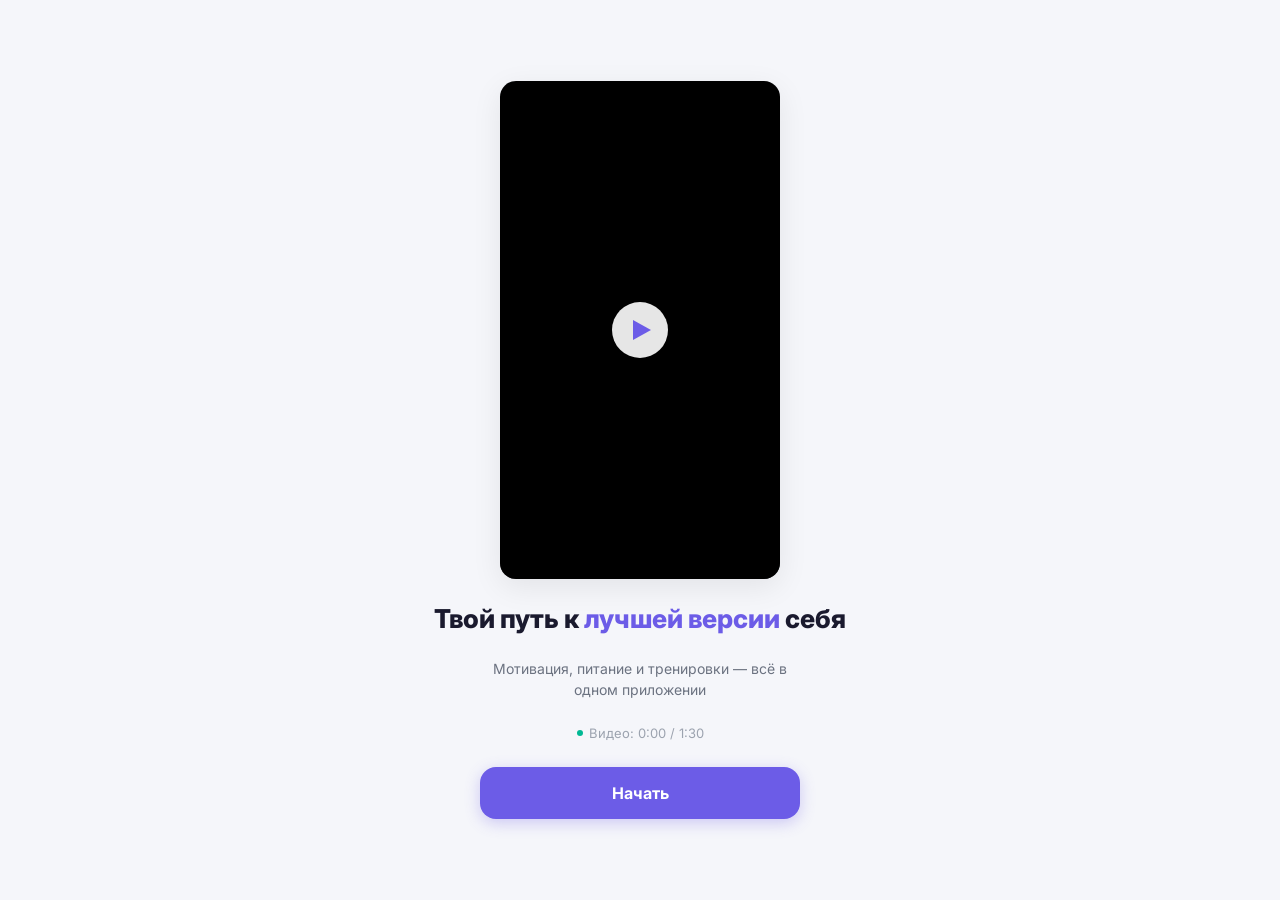
<file: app.html>
<!DOCTYPE html>
<html lang="ru">
<head>
<meta charset="UTF-8">
<meta name="viewport" content="width=device-width, initial-scale=1.0, maximum-scale=1.0, user-scalable=no">
<title>Мотивация и Здоровье</title>
<link rel="preconnect" href="https://fonts.googleapis.com">
<link href="https://fonts.googleapis.com/css2?family=Inter:wght@400;500;600;700;800&display=swap" rel="stylesheet">
<style>
/* ========== ROOT VARIABLES ========== */
:root {
  --bg: #f5f6fa;
  --card-bg: #ffffff;
  --text: #1a1a2e;
  --text-secondary: #6b7280;
  --text-muted: #9ca3af;
  --accent: #6c5ce7;
  --accent-light: #a29bfe;
  --accent-bg: rgba(108, 92, 231, 0.08);
  --green: #00b894;
  --green-light: #55efc4;
  --green-bg: rgba(0, 184, 148, 0.08);
  --red: #e17055;
  --red-bg: rgba(225, 112, 85, 0.08);
  --orange: #fdcb6e;
  --orange-bg: rgba(253, 203, 110, 0.12);
  --blue: #74b9ff;
  --blue-bg: rgba(116, 185, 255, 0.1);
  --border: #e5e7eb;
  --shadow-sm: 0 1px 3px rgba(0,0,0,0.04);
  --shadow: 0 2px 12px rgba(0,0,0,0.06);
  --shadow-lg: 0 8px 30px rgba(0,0,0,0.08);
  --shadow-xl: 0 12px 40px rgba(0,0,0,0.12);
  --radius: 16px;
  --radius-sm: 10px;
  --radius-xs: 8px;
  --transition: 0.25s cubic-bezier(0.4, 0, 0.2, 1);
  --font: 'Inter', -apple-system, BlinkMacSystemFont, sans-serif;
  --max-w: 480px;
  --nav-height: 68px;
  --header-height: 56px;
}

/* ========== RESET & BASE ========== */
*, *::before, *::after {
  margin: 0;
  padding: 0;
  box-sizing: border-box;
}

html, body {
  font-family: var(--font);
  background: var(--bg);
  color: var(--text);
  font-size: 15px;
  line-height: 1.5;
  -webkit-font-smoothing: antialiased;
  -moz-osx-font-smoothing: grayscale;
  overflow-x: hidden;
  min-height: 100dvh;
}

body {
  max-width: var(--max-w);
  margin: 0 auto;
  position: relative;
}

a { color: inherit; text-decoration: none; }
button { font-family: var(--font); cursor: pointer; border: none; background: none; }
input, select, textarea { font-family: var(--font); }
img { max-width: 100%; display: block; }

/* ========== SCREEN SYSTEM ========== */
.screen {
  display: none;
  min-height: 100dvh;
  flex-direction: column;
  animation: fadeIn 0.3s ease;
}

.screen.active {
  display: flex;
}

@keyframes fadeIn {
  from { opacity: 0; transform: translateY(8px); }
  to { opacity: 1; transform: translateY(0); }
}

@keyframes slideUp {
  from { transform: translateY(100%); }
  to { transform: translateY(0); }
}

@keyframes scaleIn {
  from { opacity: 0; transform: scale(0.92); }
  to { opacity: 1; transform: scale(1); }
}

@keyframes pulse {
  0%, 100% { transform: scale(1); }
  50% { transform: scale(1.05); }
}

@keyframes shimmer {
  0% { background-position: -200% 0; }
  100% { background-position: 200% 0; }
}

@keyframes progressFill {
  from { width: 0; }
}

@keyframes bounceIn {
  0% { transform: scale(0); opacity: 0; }
  50% { transform: scale(1.15); }
  100% { transform: scale(1); opacity: 1; }
}

/* ========== INTRO SCREEN ========== */
#intro {
  background: var(--bg);
  align-items: center;
  justify-content: center;
  padding: 24px 20px;
  gap: 24px;
  text-align: center;
}

.intro-video-wrap {
  width: 100%;
  max-width: 280px;
  aspect-ratio: 9/16;
  border-radius: var(--radius);
  overflow: hidden;
  background: #000;
  box-shadow: var(--shadow-lg);
  position: relative;
}

.intro-video-wrap video {
  width: 100%;
  height: 100%;
  object-fit: cover;
}

.intro-video-overlay {
  position: absolute;
  inset: 0;
  background: linear-gradient(to top, rgba(0,0,0,0.6) 0%, transparent 50%);
  display: flex;
  align-items: flex-end;
  justify-content: center;
  padding: 20px;
}

.intro-play-btn {
  position: absolute;
  top: 50%;
  left: 50%;
  transform: translate(-50%, -50%);
  width: 56px;
  height: 56px;
  background: rgba(255,255,255,0.9);
  border-radius: 50%;
  display: flex;
  align-items: center;
  justify-content: center;
  box-shadow: var(--shadow-lg);
  transition: var(--transition);
}

.intro-play-btn:hover {
  transform: translate(-50%, -50%) scale(1.08);
}

.intro-play-btn::after {
  content: '';
  width: 0;
  height: 0;
  border-style: solid;
  border-width: 10px 0 10px 18px;
  border-color: transparent transparent transparent var(--accent);
  margin-left: 3px;
}

.intro-title {
  font-size: 26px;
  font-weight: 800;
  color: var(--text);
  line-height: 1.2;
}

.intro-title span {
  color: var(--accent);
}

.intro-subtitle {
  font-size: 14px;
  color: var(--text-secondary);
  max-width: 320px;
}

.intro-timer {
  font-size: 13px;
  color: var(--text-muted);
  display: flex;
  align-items: center;
  gap: 6px;
}

.intro-timer-dot {
  width: 6px;
  height: 6px;
  border-radius: 50%;
  background: var(--green);
  animation: pulse 2s infinite;
}

.intro-btn {
  width: 100%;
  max-width: 320px;
  padding: 16px;
  background: var(--accent);
  color: #fff;
  font-size: 16px;
  font-weight: 700;
  border-radius: var(--radius);
  transition: var(--transition);
  box-shadow: 0 4px 15px rgba(108, 92, 231, 0.3);
}

.intro-btn:hover {
  transform: translateY(-2px);
  box-shadow: 0 6px 20px rgba(108, 92, 231, 0.4);
}

.intro-btn:active {
  transform: translateY(0);
}

/* ========== MAIN MENU ========== */
#menu {
  padding: 40px 20px;
  justify-content: center;
  align-items: center;
  gap: 20px;
}

.menu-greeting {
  text-align: center;
  margin-bottom: 12px;
}

.menu-greeting h1 {
  font-size: 24px;
  font-weight: 800;
}

.menu-greeting p {
  font-size: 14px;
  color: var(--text-secondary);
  margin-top: 4px;
}

.menu-cards {
  display: flex;
  flex-direction: column;
  gap: 16px;
  width: 100%;
}

.menu-card {
  background: var(--card-bg);
  border-radius: var(--radius);
  padding: 28px 24px;
  box-shadow: var(--shadow);
  transition: var(--transition);
  cursor: pointer;
  position: relative;
  overflow: hidden;
  border: 1px solid var(--border);
}

.menu-card:hover {
  transform: translateY(-3px);
  box-shadow: var(--shadow-lg);
}

.menu-card:active {
  transform: translateY(0);
}

.menu-card-icon {
  width: 52px;
  height: 52px;
  border-radius: 14px;
  display: flex;
  align-items: center;
  justify-content: center;
  font-size: 26px;
  margin-bottom: 14px;
}

.menu-card--motivation .menu-card-icon {
  background: var(--accent-bg);
}

.menu-card--weight .menu-card-icon {
  background: var(--green-bg);
}

.menu-card h2 {
  font-size: 19px;
  font-weight: 700;
  margin-bottom: 6px;
}

.menu-card p {
  font-size: 13px;
  color: var(--text-secondary);
  line-height: 1.5;
}

.menu-card-arrow {
  position: absolute;
  right: 20px;
  top: 50%;
  transform: translateY(-50%);
  width: 32px;
  height: 32px;
  border-radius: 50%;
  background: var(--bg);
  display: flex;
  align-items: center;
  justify-content: center;
  color: var(--text-muted);
  font-size: 14px;
  transition: var(--transition);
}

.menu-card:hover .menu-card-arrow {
  background: var(--accent);
  color: #fff;
}

.menu-card--weight:hover .menu-card-arrow {
  background: var(--green);
}

.menu-card-decoration {
  position: absolute;
  right: -20px;
  bottom: -20px;
  width: 120px;
  height: 120px;
  border-radius: 50%;
  opacity: 0.04;
}

.menu-card--motivation .menu-card-decoration {
  background: var(--accent);
}

.menu-card--weight .menu-card-decoration {
  background: var(--green);
}

/* ========== SECTION HEADER ========== */
.section-header {
  position: sticky;
  top: 0;
  z-index: 50;
  background: rgba(245, 246, 250, 0.92);
  backdrop-filter: blur(12px);
  -webkit-backdrop-filter: blur(12px);
  padding: 12px 20px;
  display: flex;
  align-items: center;
  gap: 12px;
  height: var(--header-height);
  border-bottom: 1px solid var(--border);
}

.back-btn {
  width: 36px;
  height: 36px;
  border-radius: var(--radius-sm);
  background: var(--card-bg);
  display: flex;
  align-items: center;
  justify-content: center;
  box-shadow: var(--shadow-sm);
  transition: var(--transition);
  flex-shrink: 0;
  font-size: 18px;
  color: var(--text);
  border: 1px solid var(--border);
}

.back-btn:hover {
  background: var(--accent);
  color: #fff;
  border-color: var(--accent);
}

.section-header h1 {
  font-size: 18px;
  font-weight: 700;
  flex: 1;
}

.section-header-action {
  width: 36px;
  height: 36px;
  border-radius: var(--radius-sm);
  display: flex;
  align-items: center;
  justify-content: center;
  color: var(--text-secondary);
  transition: var(--transition);
}

.section-header-action:hover {
  color: var(--accent);
}

/* ========== STICKY TABS ========== */
.tabs {
  display: flex;
  gap: 6px;
  padding: 8px 20px 12px;
  overflow-x: auto;
  -webkit-overflow-scrolling: touch;
  scrollbar-width: none;
  position: sticky;
  top: var(--header-height);
  z-index: 49;
  background: rgba(245, 246, 250, 0.92);
  backdrop-filter: blur(12px);
  -webkit-backdrop-filter: blur(12px);
}

.tabs::-webkit-scrollbar { display: none; }

.tab {
  padding: 8px 18px;
  border-radius: 50px;
  font-size: 13px;
  font-weight: 600;
  white-space: nowrap;
  transition: var(--transition);
  color: var(--text-secondary);
  background: var(--card-bg);
  border: 1px solid var(--border);
  flex-shrink: 0;
}

.tab.active {
  background: var(--accent);
  color: #fff;
  border-color: var(--accent);
  box-shadow: 0 2px 10px rgba(108, 92, 231, 0.25);
}

.tab:hover:not(.active) {
  border-color: var(--accent-light);
  color: var(--accent);
}

/* ========== CONTENT AREA ========== */
.content {
  flex: 1;
  padding: 16px 20px 100px;
}

.content-section {
  display: none;
}

.content-section.active {
  display: block;
  animation: fadeIn 0.25s ease;
}

/* ========== VIDEO GRID ========== */
.video-grid {
  display: grid;
  grid-template-columns: 1fr 1fr;
  gap: 12px;
}

.video-card {
  background: var(--card-bg);
  border-radius: var(--radius);
  overflow: hidden;
  box-shadow: var(--shadow);
  transition: var(--transition);
  cursor: pointer;
  border: 1px solid var(--border);
}

.video-card:hover {
  transform: translateY(-2px);
  box-shadow: var(--shadow-lg);
}

.video-thumb {
  aspect-ratio: 9/16;
  background: linear-gradient(135deg, var(--accent-bg), var(--blue-bg));
  position: relative;
  overflow: hidden;
}

.video-thumb img {
  width: 100%;
  height: 100%;
  object-fit: cover;
}

.video-thumb-play {
  position: absolute;
  top: 50%;
  left: 50%;
  transform: translate(-50%, -50%);
  width: 40px;
  height: 40px;
  background: rgba(255,255,255,0.9);
  border-radius: 50%;
  display: flex;
  align-items: center;
  justify-content: center;
  box-shadow: var(--shadow);
  opacity: 0;
  transition: var(--transition);
}

.video-card:hover .video-thumb-play {
  opacity: 1;
}

.video-thumb-play::after {
  content: '';
  width: 0;
  height: 0;
  border-style: solid;
  border-width: 7px 0 7px 12px;
  border-color: transparent transparent transparent var(--accent);
  margin-left: 2px;
}

.video-duration {
  position: absolute;
  bottom: 8px;
  right: 8px;
  background: rgba(0,0,0,0.7);
  color: #fff;
  font-size: 11px;
  font-weight: 600;
  padding: 2px 8px;
  border-radius: 6px;
}

.video-badge {
  position: absolute;
  top: 8px;
  left: 8px;
  padding: 3px 10px;
  border-radius: 50px;
  font-size: 10px;
  font-weight: 700;
  text-transform: uppercase;
  letter-spacing: 0.5px;
}

.video-badge--new {
  background: var(--green);
  color: #fff;
}

.video-badge--popular {
  background: var(--orange);
  color: var(--text);
}

.video-badge--saved {
  background: var(--accent);
  color: #fff;
}

.video-info {
  padding: 10px 12px;
}

.video-info h3 {
  font-size: 12px;
  font-weight: 600;
  line-height: 1.4;
  display: -webkit-box;
  -webkit-line-clamp: 2;
  -webkit-box-orient: vertical;
  overflow: hidden;
}

.video-info-meta {
  display: flex;
  align-items: center;
  gap: 6px;
  margin-top: 6px;
  font-size: 11px;
  color: var(--text-muted);
}

.video-save-btn {
  position: absolute;
  top: 8px;
  right: 8px;
  width: 30px;
  height: 30px;
  border-radius: 50%;
  background: rgba(255,255,255,0.85);
  display: flex;
  align-items: center;
  justify-content: center;
  font-size: 14px;
  transition: var(--transition);
}

.video-save-btn.saved {
  color: var(--red);
}

/* ========== CATEGORY FILTERS ========== */
.category-filters {
  display: flex;
  gap: 8px;
  padding: 0 0 16px;
  overflow-x: auto;
  scrollbar-width: none;
}

.category-filters::-webkit-scrollbar { display: none; }

.cat-btn {
  padding: 7px 14px;
  border-radius: 50px;
  font-size: 12px;
  font-weight: 600;
  white-space: nowrap;
  background: var(--card-bg);
  color: var(--text-secondary);
  border: 1px solid var(--border);
  transition: var(--transition);
  flex-shrink: 0;
}

.cat-btn.active {
  background: var(--accent-bg);
  color: var(--accent);
  border-color: var(--accent-light);
}

/* ========== QUOTE CARDS ========== */
.quote-card {
  background: var(--card-bg);
  border-radius: var(--radius);
  padding: 24px;
  margin-bottom: 14px;
  box-shadow: var(--shadow);
  position: relative;
  border: 1px solid var(--border);
  transition: var(--transition);
}

.quote-card:hover {
  box-shadow: var(--shadow-lg);
}

.quote-card::before {
  content: '\201C';
  font-size: 48px;
  font-weight: 800;
  color: var(--accent);
  opacity: 0.15;
  position: absolute;
  top: 8px;
  left: 18px;
  line-height: 1;
}

.quote-text {
  font-size: 15px;
  font-weight: 500;
  line-height: 1.7;
  color: var(--text);
  margin-bottom: 12px;
  padding-left: 4px;
}

.quote-author {
  font-size: 13px;
  color: var(--accent);
  font-weight: 600;
}

.quote-actions {
  display: flex;
  gap: 8px;
  margin-top: 14px;
}

.quote-action-btn {
  padding: 6px 14px;
  border-radius: 50px;
  font-size: 12px;
  font-weight: 600;
  background: var(--bg);
  color: var(--text-secondary);
  transition: var(--transition);
  display: flex;
  align-items: center;
  gap: 5px;
}

.quote-action-btn:hover {
  background: var(--accent-bg);
  color: var(--accent);
}

/* ========== DASHBOARD CARDS ========== */
.dash-card {
  background: var(--card-bg);
  border-radius: var(--radius);
  padding: 20px;
  margin-bottom: 14px;
  box-shadow: var(--shadow);
  border: 1px solid var(--border);
}

.dash-card-header {
  display: flex;
  align-items: center;
  justify-content: space-between;
  margin-bottom: 16px;
}

.dash-card-title {
  font-size: 15px;
  font-weight: 700;
}

.dash-card-badge {
  padding: 4px 10px;
  border-radius: 50px;
  font-size: 11px;
  font-weight: 600;
  background: var(--green-bg);
  color: var(--green);
}

.stat-row {
  display: flex;
  justify-content: space-between;
  align-items: center;
  padding: 10px 0;
}

.stat-row + .stat-row {
  border-top: 1px solid var(--border);
}

.stat-label {
  font-size: 13px;
  color: var(--text-secondary);
  display: flex;
  align-items: center;
  gap: 8px;
}

.stat-label-icon {
  width: 28px;
  height: 28px;
  border-radius: var(--radius-xs);
  display: flex;
  align-items: center;
  justify-content: center;
  font-size: 14px;
}

.stat-value {
  font-size: 15px;
  font-weight: 700;
}

.stat-value span {
  font-size: 12px;
  font-weight: 500;
  color: var(--text-muted);
}

/* ========== LIMIT ITEMS ========== */
.limit-item {
  margin-bottom: 14px;
}

.limit-header {
  display: flex;
  justify-content: space-between;
  align-items: center;
  margin-bottom: 6px;
}

.limit-label {
  font-size: 13px;
  font-weight: 600;
}

.limit-value {
  font-size: 13px;
  color: var(--text-secondary);
}

.limit-value b {
  color: var(--text);
  font-weight: 700;
}

/* ========== PROGRESS BARS ========== */
.progress-bar {
  height: 8px;
  background: var(--bg);
  border-radius: 50px;
  overflow: hidden;
}

.progress-fill {
  height: 100%;
  border-radius: 50px;
  transition: width 0.6s ease;
  animation: progressFill 0.8s ease;
}

.progress-fill--accent { background: var(--accent); }
.progress-fill--green { background: var(--green); }
.progress-fill--orange { background: var(--orange); }
.progress-fill--red { background: var(--red); }
.progress-fill--blue { background: var(--blue); }

.progress-bar--lg {
  height: 12px;
}

/* ========== FOOD TRACKER ========== */
.food-search {
  position: relative;
  margin-bottom: 16px;
}

.food-search input {
  width: 100%;
  padding: 14px 16px 14px 44px;
  border-radius: var(--radius);
  border: 1px solid var(--border);
  background: var(--card-bg);
  font-size: 14px;
  color: var(--text);
  outline: none;
  transition: var(--transition);
}

.food-search input:focus {
  border-color: var(--accent);
  box-shadow: 0 0 0 3px rgba(108, 92, 231, 0.1);
}

.food-search input::placeholder {
  color: var(--text-muted);
}

.food-search-icon {
  position: absolute;
  left: 16px;
  top: 50%;
  transform: translateY(-50%);
  color: var(--text-muted);
  font-size: 16px;
}

.food-add-btn {
  position: absolute;
  right: 8px;
  top: 50%;
  transform: translateY(-50%);
  width: 34px;
  height: 34px;
  border-radius: var(--radius-sm);
  background: var(--accent);
  color: #fff;
  display: flex;
  align-items: center;
  justify-content: center;
  font-size: 20px;
  transition: var(--transition);
}

.food-add-btn:hover {
  background: var(--accent-light);
}

.meal-section {
  margin-bottom: 20px;
}

.meal-title {
  font-size: 14px;
  font-weight: 700;
  margin-bottom: 10px;
  display: flex;
  align-items: center;
  gap: 8px;
}

.meal-title-icon {
  font-size: 16px;
}

.food-entry {
  background: var(--card-bg);
  border-radius: var(--radius-sm);
  padding: 14px 16px;
  margin-bottom: 8px;
  display: flex;
  align-items: center;
  gap: 12px;
  box-shadow: var(--shadow-sm);
  border: 1px solid var(--border);
  transition: var(--transition);
}

.food-entry:hover {
  box-shadow: var(--shadow);
}

.food-entry-icon {
  width: 38px;
  height: 38px;
  border-radius: var(--radius-xs);
  background: var(--green-bg);
  display: flex;
  align-items: center;
  justify-content: center;
  font-size: 18px;
  flex-shrink: 0;
}

.food-entry-info {
  flex: 1;
  min-width: 0;
}

.food-entry-name {
  font-size: 13px;
  font-weight: 600;
  white-space: nowrap;
  overflow: hidden;
  text-overflow: ellipsis;
}

.food-entry-detail {
  font-size: 11px;
  color: var(--text-muted);
  margin-top: 2px;
}

.food-entry-kcal {
  font-size: 14px;
  font-weight: 700;
  color: var(--accent);
  white-space: nowrap;
}

.food-entry-delete {
  width: 28px;
  height: 28px;
  border-radius: 50%;
  display: flex;
  align-items: center;
  justify-content: center;
  color: var(--text-muted);
  font-size: 14px;
  transition: var(--transition);
}

.food-entry-delete:hover {
  background: var(--red-bg);
  color: var(--red);
}

.macros-bar {
  display: flex;
  gap: 8px;
  margin-bottom: 16px;
}

.macro-item {
  flex: 1;
  background: var(--card-bg);
  border-radius: var(--radius-sm);
  padding: 12px;
  text-align: center;
  box-shadow: var(--shadow-sm);
  border: 1px solid var(--border);
}

.macro-value {
  font-size: 18px;
  font-weight: 800;
}

.macro-value--protein { color: var(--accent); }
.macro-value--fat { color: var(--orange); }
.macro-value--carbs { color: var(--green); }

.macro-label {
  font-size: 10px;
  color: var(--text-muted);
  font-weight: 600;
  text-transform: uppercase;
  letter-spacing: 0.5px;
  margin-top: 2px;
}

.macro-sub {
  font-size: 11px;
  color: var(--text-secondary);
  margin-top: 4px;
}

/* ========== WATER TRACKER ========== */
.water-section {
  text-align: center;
}

.water-progress-ring {
  width: 160px;
  height: 160px;
  margin: 0 auto 20px;
  position: relative;
}

.water-progress-ring svg {
  width: 100%;
  height: 100%;
  transform: rotate(-90deg);
}

.water-progress-ring circle {
  fill: none;
  stroke-width: 10;
}

.water-progress-ring .ring-bg {
  stroke: var(--border);
}

.water-progress-ring .ring-fill {
  stroke: var(--blue);
  stroke-linecap: round;
  transition: stroke-dashoffset 0.6s ease;
}

.water-amount {
  position: absolute;
  top: 50%;
  left: 50%;
  transform: translate(-50%, -50%);
  text-align: center;
}

.water-amount-value {
  font-size: 28px;
  font-weight: 800;
  color: var(--text);
}

.water-amount-unit {
  font-size: 12px;
  color: var(--text-muted);
  font-weight: 600;
}

.water-glasses {
  display: flex;
  flex-wrap: wrap;
  justify-content: center;
  gap: 10px;
  margin-bottom: 20px;
}

.water-glass {
  width: 48px;
  height: 56px;
  border-radius: 10px 10px 14px 14px;
  background: var(--card-bg);
  border: 2px solid var(--border);
  display: flex;
  align-items: center;
  justify-content: center;
  font-size: 22px;
  cursor: pointer;
  transition: var(--transition);
  position: relative;
  overflow: hidden;
}

.water-glass::before {
  content: '';
  position: absolute;
  bottom: 0;
  left: 0;
  right: 0;
  height: 0%;
  background: var(--blue-bg);
  transition: var(--transition);
}

.water-glass.filled {
  border-color: var(--blue);
  background: var(--blue-bg);
}

.water-glass.filled::before {
  height: 100%;
  background: rgba(116, 185, 255, 0.15);
}

.water-glass:hover {
  transform: scale(1.08);
}

.water-glass-label {
  font-size: 12px;
  color: var(--text-muted);
  margin-top: 4px;
}

.water-add-btns {
  display: flex;
  gap: 10px;
  justify-content: center;
}

.water-add-btn {
  padding: 10px 20px;
  border-radius: 50px;
  font-size: 13px;
  font-weight: 600;
  background: var(--card-bg);
  border: 1px solid var(--border);
  color: var(--text);
  transition: var(--transition);
}

.water-add-btn:hover {
  border-color: var(--blue);
  color: var(--blue);
}

.water-add-btn--primary {
  background: var(--blue);
  color: #fff;
  border-color: var(--blue);
}

/* ========== EXERCISE CARDS ========== */
.exercise-card {
  background: var(--card-bg);
  border-radius: var(--radius);
  padding: 20px;
  margin-bottom: 12px;
  box-shadow: var(--shadow);
  border: 1px solid var(--border);
  display: flex;
  gap: 14px;
  align-items: center;
  cursor: pointer;
  transition: var(--transition);
}

.exercise-card:hover {
  box-shadow: var(--shadow-lg);
  transform: translateY(-1px);
}

.exercise-icon {
  width: 48px;
  height: 48px;
  border-radius: 14px;
  display: flex;
  align-items: center;
  justify-content: center;
  font-size: 24px;
  flex-shrink: 0;
}

.exercise-icon--cardio { background: var(--red-bg); }
.exercise-icon--strength { background: var(--accent-bg); }
.exercise-icon--yoga { background: var(--green-bg); }
.exercise-icon--stretch { background: var(--blue-bg); }

.exercise-info {
  flex: 1;
}

.exercise-name {
  font-size: 14px;
  font-weight: 700;
  margin-bottom: 4px;
}

.exercise-detail {
  font-size: 12px;
  color: var(--text-secondary);
}

.exercise-timer {
  text-align: center;
}

.exercise-timer-value {
  font-size: 20px;
  font-weight: 800;
  color: var(--accent);
  font-variant-numeric: tabular-nums;
}

.exercise-timer-label {
  font-size: 10px;
  color: var(--text-muted);
  font-weight: 600;
  text-transform: uppercase;
}

.exercise-kcal {
  font-size: 13px;
  font-weight: 700;
  color: var(--green);
  margin-top: 2px;
}

.exercise-start-btn {
  padding: 8px 18px;
  border-radius: 50px;
  font-size: 12px;
  font-weight: 700;
  background: var(--accent);
  color: #fff;
  transition: var(--transition);
}

.exercise-start-btn:hover {
  box-shadow: 0 2px 10px rgba(108, 92, 231, 0.3);
}

/* ========== DIET CARDS ========== */
.diet-card {
  background: var(--card-bg);
  border-radius: var(--radius);
  margin-bottom: 12px;
  box-shadow: var(--shadow);
  border: 1px solid var(--border);
  overflow: hidden;
  transition: var(--transition);
}

.diet-card:hover {
  box-shadow: var(--shadow-lg);
}

.diet-card-header {
  padding: 18px 20px;
  display: flex;
  align-items: center;
  gap: 14px;
  cursor: pointer;
}

.diet-card-icon {
  width: 44px;
  height: 44px;
  border-radius: 12px;
  display: flex;
  align-items: center;
  justify-content: center;
  font-size: 22px;
  flex-shrink: 0;
}

.diet-card-info {
  flex: 1;
}

.diet-card-name {
  font-size: 14px;
  font-weight: 700;
}

.diet-card-desc {
  font-size: 12px;
  color: var(--text-secondary);
  margin-top: 2px;
}

.diet-card-toggle {
  width: 28px;
  height: 28px;
  border-radius: 50%;
  background: var(--bg);
  display: flex;
  align-items: center;
  justify-content: center;
  font-size: 12px;
  color: var(--text-muted);
  transition: var(--transition);
}

.diet-card.expanded .diet-card-toggle {
  transform: rotate(180deg);
}

.diet-card-body {
  display: none;
  padding: 0 20px 18px;
  border-top: 1px solid var(--border);
}

.diet-card.expanded .diet-card-body {
  display: block;
  animation: fadeIn 0.25s ease;
}

.diet-pros-cons {
  display: grid;
  grid-template-columns: 1fr 1fr;
  gap: 12px;
  margin-top: 14px;
}

.diet-pros h4,
.diet-cons h4 {
  font-size: 12px;
  font-weight: 700;
  margin-bottom: 8px;
  display: flex;
  align-items: center;
  gap: 5px;
}

.diet-pros h4 { color: var(--green); }
.diet-cons h4 { color: var(--red); }

.diet-pros li,
.diet-cons li {
  font-size: 12px;
  color: var(--text-secondary);
  line-height: 1.6;
  list-style: none;
  padding-left: 14px;
  position: relative;
}

.diet-pros li::before {
  content: '+';
  position: absolute;
  left: 0;
  color: var(--green);
  font-weight: 700;
}

.diet-cons li::before {
  content: '−';
  position: absolute;
  left: 0;
  color: var(--red);
  font-weight: 700;
}

.diet-sample {
  margin-top: 14px;
  padding: 14px;
  background: var(--bg);
  border-radius: var(--radius-sm);
}

.diet-sample h4 {
  font-size: 12px;
  font-weight: 700;
  margin-bottom: 8px;
}

.diet-sample p {
  font-size: 12px;
  color: var(--text-secondary);
  line-height: 1.6;
}

/* ========== BOTTOM NAVIGATION ========== */
.bottom-nav {
  position: fixed;
  bottom: 0;
  left: 50%;
  transform: translateX(-50%);
  width: 100%;
  max-width: var(--max-w);
  height: var(--nav-height);
  background: rgba(255, 255, 255, 0.95);
  backdrop-filter: blur(16px);
  -webkit-backdrop-filter: blur(16px);
  border-top: 1px solid var(--border);
  display: flex;
  align-items: center;
  justify-content: space-around;
  padding: 0 8px;
  padding-bottom: env(safe-area-inset-bottom);
  z-index: 100;
}

.nav-item {
  display: flex;
  flex-direction: column;
  align-items: center;
  gap: 3px;
  padding: 6px 10px;
  border-radius: var(--radius-sm);
  transition: var(--transition);
  min-width: 56px;
  position: relative;
}

.nav-item.active {
  color: var(--accent);
}

.nav-item.active::before {
  content: '';
  position: absolute;
  top: -1px;
  left: 50%;
  transform: translateX(-50%);
  width: 24px;
  height: 3px;
  border-radius: 0 0 4px 4px;
  background: var(--accent);
}

.nav-icon {
  font-size: 22px;
  height: 26px;
  display: flex;
  align-items: center;
  justify-content: center;
}

.nav-label {
  font-size: 10px;
  font-weight: 600;
  color: var(--text-muted);
}

.nav-item.active .nav-label {
  color: var(--accent);
}

/* ========== MODALS ========== */
.modal-overlay {
  display: none;
  position: fixed;
  inset: 0;
  background: rgba(0, 0, 0, 0.4);
  backdrop-filter: blur(4px);
  -webkit-backdrop-filter: blur(4px);
  z-index: 200;
  align-items: flex-end;
  justify-content: center;
}

.modal-overlay.active {
  display: flex;
  animation: fadeIn 0.2s ease;
}

.modal {
  background: var(--card-bg);
  border-radius: var(--radius) var(--radius) 0 0;
  width: 100%;
  max-width: var(--max-w);
  max-height: 90dvh;
  overflow-y: auto;
  animation: slideUp 0.3s ease;
  padding-bottom: env(safe-area-inset-bottom);
}

.modal--center {
  border-radius: var(--radius);
  margin: auto 20px;
  max-height: 80dvh;
  animation: scaleIn 0.25s ease;
  align-self: center;
}

.modal-handle {
  width: 36px;
  height: 4px;
  background: var(--border);
  border-radius: 50px;
  margin: 10px auto 0;
}

.modal-header {
  padding: 16px 20px;
  display: flex;
  align-items: center;
  justify-content: space-between;
  border-bottom: 1px solid var(--border);
}

.modal-header h2 {
  font-size: 17px;
  font-weight: 700;
}

.modal-close {
  width: 32px;
  height: 32px;
  border-radius: 50%;
  background: var(--bg);
  display: flex;
  align-items: center;
  justify-content: center;
  font-size: 16px;
  color: var(--text-secondary);
  transition: var(--transition);
}

.modal-close:hover {
  background: var(--red-bg);
  color: var(--red);
}

.modal-body {
  padding: 20px;
}

.modal-footer {
  padding: 16px 20px;
  border-top: 1px solid var(--border);
  display: flex;
  gap: 10px;
}

/* Food Modal specifics */
.food-modal-tabs {
  display: flex;
  gap: 0;
  background: var(--bg);
  border-radius: var(--radius-sm);
  padding: 3px;
  margin-bottom: 16px;
}

.food-modal-tab {
  flex: 1;
  padding: 10px;
  border-radius: var(--radius-xs);
  font-size: 13px;
  font-weight: 600;
  text-align: center;
  color: var(--text-secondary);
  transition: var(--transition);
}

.food-modal-tab.active {
  background: var(--card-bg);
  color: var(--text);
  box-shadow: var(--shadow-sm);
}

.food-modal-item {
  display: flex;
  align-items: center;
  gap: 12px;
  padding: 12px;
  border-radius: var(--radius-sm);
  transition: var(--transition);
  cursor: pointer;
}

.food-modal-item:hover {
  background: var(--bg);
}

.food-modal-item-info {
  flex: 1;
}

.food-modal-item-name {
  font-size: 14px;
  font-weight: 600;
}

.food-modal-item-detail {
  font-size: 12px;
  color: var(--text-muted);
}

.food-modal-item-add {
  width: 32px;
  height: 32px;
  border-radius: 50%;
  background: var(--accent-bg);
  color: var(--accent);
  display: flex;
  align-items: center;
  justify-content: center;
  font-size: 18px;
  transition: var(--transition);
}

.food-modal-item-add:hover {
  background: var(--accent);
  color: #fff;
}

/* Junk Food Warning Modal */
.junk-warning-icon {
  width: 64px;
  height: 64px;
  border-radius: 50%;
  background: var(--orange-bg);
  display: flex;
  align-items: center;
  justify-content: center;
  font-size: 32px;
  margin: 0 auto 16px;
}

.junk-warning-text {
  text-align: center;
  font-size: 14px;
  color: var(--text-secondary);
  line-height: 1.6;
  margin-bottom: 20px;
}

.junk-warning-text strong {
  color: var(--text);
  display: block;
  font-size: 17px;
  margin-bottom: 8px;
}

.junk-warning-btns {
  display: flex;
  flex-direction: column;
  gap: 8px;
}

/* Video Player Modal */
.video-player-modal {
  background: #000;
  border-radius: 0;
  max-height: 100dvh;
  height: 100dvh;
}

.video-player-header {
  position: absolute;
  top: 0;
  left: 0;
  right: 0;
  padding: 16px 20px;
  display: flex;
  align-items: center;
  justify-content: space-between;
  z-index: 10;
  background: linear-gradient(to bottom, rgba(0,0,0,0.5), transparent);
}

.video-player-close {
  width: 36px;
  height: 36px;
  border-radius: 50%;
  background: rgba(255,255,255,0.2);
  display: flex;
  align-items: center;
  justify-content: center;
  color: #fff;
  font-size: 18px;
}

.video-player-body {
  width: 100%;
  height: 100%;
  display: flex;
  align-items: center;
  justify-content: center;
}

.video-player-body video {
  width: 100%;
  height: 100%;
  object-fit: contain;
}

/* ========== SETUP WIZARD ========== */
#setup {
  background: var(--bg);
  padding: 0;
}

.setup-progress {
  padding: 20px 20px 0;
  display: flex;
  gap: 6px;
}

.setup-progress-step {
  flex: 1;
  height: 4px;
  border-radius: 50px;
  background: var(--border);
  transition: var(--transition);
}

.setup-progress-step.active {
  background: var(--accent);
}

.setup-progress-step.done {
  background: var(--green);
}

.setup-header {
  padding: 24px 20px 8px;
  text-align: center;
}

.setup-header h2 {
  font-size: 22px;
  font-weight: 800;
  margin-bottom: 6px;
}

.setup-header p {
  font-size: 13px;
  color: var(--text-secondary);
}

.setup-step {
  display: none;
  padding: 20px;
  flex: 1;
}

.setup-step.active {
  display: flex;
  flex-direction: column;
  gap: 16px;
  animation: fadeIn 0.3s ease;
}

.setup-options {
  display: grid;
  grid-template-columns: 1fr 1fr;
  gap: 10px;
}

.setup-option {
  background: var(--card-bg);
  border-radius: var(--radius);
  padding: 20px 16px;
  text-align: center;
  cursor: pointer;
  border: 2px solid var(--border);
  transition: var(--transition);
}

.setup-option:hover {
  border-color: var(--accent-light);
}

.setup-option.selected {
  border-color: var(--accent);
  background: var(--accent-bg);
}

.setup-option-icon {
  font-size: 32px;
  margin-bottom: 8px;
  display: block;
}

.setup-option-label {
  font-size: 14px;
  font-weight: 600;
}

.setup-option-desc {
  font-size: 11px;
  color: var(--text-muted);
  margin-top: 4px;
}

.setup-options--single {
  grid-template-columns: 1fr;
}

.setup-options--triple {
  grid-template-columns: 1fr 1fr 1fr;
}

.setup-input-group {
  background: var(--card-bg);
  border-radius: var(--radius);
  padding: 18px;
  border: 1px solid var(--border);
}

.setup-input-label {
  font-size: 12px;
  font-weight: 600;
  color: var(--text-secondary);
  text-transform: uppercase;
  letter-spacing: 0.5px;
  margin-bottom: 10px;
  display: block;
}

.setup-input {
  width: 100%;
  padding: 14px;
  border-radius: var(--radius-sm);
  border: 1px solid var(--border);
  background: var(--bg);
  font-size: 18px;
  font-weight: 700;
  text-align: center;
  color: var(--text);
  outline: none;
  transition: var(--transition);
}

.setup-input:focus {
  border-color: var(--accent);
  box-shadow: 0 0 0 3px rgba(108, 92, 231, 0.1);
}

.setup-slider-wrap {
  padding: 10px 0;
}

.setup-slider {
  width: 100%;
  -webkit-appearance: none;
  appearance: none;
  height: 6px;
  border-radius: 50px;
  background: var(--border);
  outline: none;
}

.setup-slider::-webkit-slider-thumb {
  -webkit-appearance: none;
  width: 24px;
  height: 24px;
  border-radius: 50%;
  background: var(--accent);
  box-shadow: 0 2px 8px rgba(108, 92, 231, 0.3);
  cursor: pointer;
}

.setup-slider-values {
  display: flex;
  justify-content: space-between;
  font-size: 12px;
  color: var(--text-muted);
  margin-top: 8px;
}

.setup-nav {
  padding: 16px 20px;
  display: flex;
  gap: 10px;
  padding-bottom: calc(16px + env(safe-area-inset-bottom));
}

.setup-btn {
  flex: 1;
  padding: 16px;
  border-radius: var(--radius);
  font-size: 15px;
  font-weight: 700;
  text-align: center;
  transition: var(--transition);
}

.setup-btn--back {
  background: var(--bg);
  color: var(--text-secondary);
  border: 1px solid var(--border);
}

.setup-btn--next {
  background: var(--accent);
  color: #fff;
  box-shadow: 0 4px 15px rgba(108, 92, 231, 0.3);
}

.setup-btn--next:hover {
  box-shadow: 0 6px 20px rgba(108, 92, 231, 0.4);
}

.setup-btn--finish {
  background: var(--green);
  color: #fff;
  box-shadow: 0 4px 15px rgba(0, 184, 148, 0.3);
}

/* ========== WEIGHT HISTORY TABLE ========== */
.weight-table {
  width: 100%;
  border-collapse: separate;
  border-spacing: 0;
}

.weight-table th {
  font-size: 11px;
  font-weight: 700;
  color: var(--text-muted);
  text-transform: uppercase;
  letter-spacing: 0.5px;
  padding: 10px 14px;
  text-align: left;
  background: var(--bg);
  position: sticky;
  top: 0;
}

.weight-table th:first-child { border-radius: var(--radius-xs) 0 0 0; }
.weight-table th:last-child { border-radius: 0 var(--radius-xs) 0 0; }

.weight-table td {
  font-size: 13px;
  padding: 12px 14px;
  border-bottom: 1px solid var(--border);
}

.weight-table .weight-change {
  font-weight: 700;
  font-size: 12px;
}

.weight-change--down { color: var(--green); }
.weight-change--up { color: var(--red); }
.weight-change--same { color: var(--text-muted); }

/* ========== PREDICTIONS SECTION ========== */
.prediction-card {
  background: var(--card-bg);
  border-radius: var(--radius);
  padding: 20px;
  margin-bottom: 12px;
  box-shadow: var(--shadow);
  border: 1px solid var(--border);
  text-align: center;
}

.prediction-value {
  font-size: 36px;
  font-weight: 800;
  color: var(--accent);
  line-height: 1;
}

.prediction-label {
  font-size: 13px;
  color: var(--text-secondary);
  margin-top: 6px;
}

.prediction-date {
  font-size: 12px;
  color: var(--text-muted);
  margin-top: 4px;
}

.prediction-timeline {
  display: flex;
  gap: 8px;
  overflow-x: auto;
  padding-bottom: 8px;
  scrollbar-width: none;
}

.prediction-timeline::-webkit-scrollbar { display: none; }

.prediction-point {
  min-width: 72px;
  background: var(--card-bg);
  border-radius: var(--radius-sm);
  padding: 14px 10px;
  text-align: center;
  border: 1px solid var(--border);
  flex-shrink: 0;
}

.prediction-point-month {
  font-size: 11px;
  color: var(--text-muted);
  font-weight: 600;
}

.prediction-point-weight {
  font-size: 16px;
  font-weight: 800;
  margin-top: 4px;
}

/* ========== MOTIVATION BANNER ========== */
.motivation-banner {
  background: linear-gradient(135deg, var(--accent), #a29bfe);
  border-radius: var(--radius);
  padding: 22px;
  margin-bottom: 16px;
  color: #fff;
  position: relative;
  overflow: hidden;
}

.motivation-banner::after {
  content: '';
  position: absolute;
  right: -30px;
  top: -30px;
  width: 120px;
  height: 120px;
  border-radius: 50%;
  background: rgba(255,255,255,0.1);
}

.motivation-banner h3 {
  font-size: 16px;
  font-weight: 700;
  margin-bottom: 6px;
}

.motivation-banner p {
  font-size: 13px;
  opacity: 0.9;
  line-height: 1.5;
}

.motivation-banner-btn {
  display: inline-block;
  margin-top: 12px;
  padding: 9px 20px;
  background: rgba(255,255,255,0.2);
  border-radius: 50px;
  font-size: 13px;
  font-weight: 600;
  color: #fff;
  transition: var(--transition);
}

.motivation-banner-btn:hover {
  background: rgba(255,255,255,0.3);
}

/* ========== ACHIEVEMENT BADGES ========== */
.achievements-grid {
  display: grid;
  grid-template-columns: repeat(3, 1fr);
  gap: 12px;
}

.achievement-badge {
  background: var(--card-bg);
  border-radius: var(--radius);
  padding: 16px 10px;
  text-align: center;
  box-shadow: var(--shadow-sm);
  border: 1px solid var(--border);
  transition: var(--transition);
}

.achievement-badge.unlocked {
  border-color: var(--accent-light);
}

.achievement-badge.locked {
  opacity: 0.5;
  filter: grayscale(0.5);
}

.achievement-icon {
  font-size: 32px;
  margin-bottom: 8px;
  display: block;
}

.achievement-name {
  font-size: 11px;
  font-weight: 700;
  line-height: 1.3;
}

.achievement-desc {
  font-size: 10px;
  color: var(--text-muted);
  margin-top: 3px;
}

/* ========== DAILY CHALLENGE CARDS ========== */
.challenge-card {
  background: var(--card-bg);
  border-radius: var(--radius);
  padding: 20px;
  margin-bottom: 12px;
  box-shadow: var(--shadow);
  border: 1px solid var(--border);
  display: flex;
  gap: 14px;
  align-items: flex-start;
}

.challenge-icon {
  width: 44px;
  height: 44px;
  border-radius: 12px;
  background: var(--accent-bg);
  display: flex;
  align-items: center;
  justify-content: center;
  font-size: 22px;
  flex-shrink: 0;
}

.challenge-info {
  flex: 1;
}

.challenge-title {
  font-size: 14px;
  font-weight: 700;
  margin-bottom: 4px;
}

.challenge-desc {
  font-size: 12px;
  color: var(--text-secondary);
  line-height: 1.5;
  margin-bottom: 10px;
}

.challenge-progress {
  display: flex;
  align-items: center;
  gap: 10px;
}

.challenge-progress-bar {
  flex: 1;
  height: 6px;
  background: var(--bg);
  border-radius: 50px;
  overflow: hidden;
}

.challenge-progress-fill {
  height: 100%;
  border-radius: 50px;
  background: var(--accent);
  transition: width 0.5s ease;
}

.challenge-progress-text {
  font-size: 12px;
  font-weight: 700;
  color: var(--accent);
  white-space: nowrap;
}

.challenge-status {
  padding: 6px 14px;
  border-radius: 50px;
  font-size: 11px;
  font-weight: 700;
}

.challenge-status--active {
  background: var(--accent-bg);
  color: var(--accent);
}

.challenge-status--done {
  background: var(--green-bg);
  color: var(--green);
}

/* ========== STATS / HISTORY VIEW ========== */
.stats-toggle {
  display: flex;
  background: var(--bg);
  border-radius: var(--radius-sm);
  padding: 3px;
  margin-bottom: 16px;
}

.stats-toggle-btn {
  flex: 1;
  padding: 9px;
  border-radius: var(--radius-xs);
  font-size: 13px;
  font-weight: 600;
  text-align: center;
  color: var(--text-secondary);
  transition: var(--transition);
}

.stats-toggle-btn.active {
  background: var(--card-bg);
  color: var(--text);
  box-shadow: var(--shadow-sm);
}

.stats-chart-placeholder {
  background: var(--card-bg);
  border-radius: var(--radius);
  padding: 20px;
  height: 200px;
  display: flex;
  align-items: center;
  justify-content: center;
  border: 1px solid var(--border);
  margin-bottom: 16px;
}

.stats-summary {
  display: grid;
  grid-template-columns: 1fr 1fr;
  gap: 10px;
}

.stats-summary-item {
  background: var(--card-bg);
  border-radius: var(--radius-sm);
  padding: 16px;
  text-align: center;
  border: 1px solid var(--border);
}

.stats-summary-value {
  font-size: 22px;
  font-weight: 800;
}

.stats-summary-label {
  font-size: 11px;
  color: var(--text-muted);
  font-weight: 600;
  margin-top: 4px;
}

/* ========== EDIT PROFILE MODAL ========== */
.profile-form-group {
  margin-bottom: 16px;
}

.profile-form-label {
  font-size: 12px;
  font-weight: 600;
  color: var(--text-secondary);
  margin-bottom: 6px;
  display: block;
}

.profile-form-input {
  width: 100%;
  padding: 12px 14px;
  border-radius: var(--radius-sm);
  border: 1px solid var(--border);
  background: var(--bg);
  font-size: 14px;
  color: var(--text);
  outline: none;
  transition: var(--transition);
}

.profile-form-input:focus {
  border-color: var(--accent);
  box-shadow: 0 0 0 3px rgba(108, 92, 231, 0.1);
}

.profile-form-row {
  display: grid;
  grid-template-columns: 1fr 1fr;
  gap: 10px;
}

/* ========== BUTTONS ========== */
.btn {
  padding: 14px 24px;
  border-radius: var(--radius);
  font-size: 14px;
  font-weight: 700;
  text-align: center;
  transition: var(--transition);
  display: inline-flex;
  align-items: center;
  justify-content: center;
  gap: 8px;
}

.btn--primary {
  background: var(--accent);
  color: #fff;
  box-shadow: 0 4px 15px rgba(108, 92, 231, 0.25);
}

.btn--primary:hover {
  box-shadow: 0 6px 20px rgba(108, 92, 231, 0.35);
  transform: translateY(-1px);
}

.btn--green {
  background: var(--green);
  color: #fff;
  box-shadow: 0 4px 15px rgba(0, 184, 148, 0.25);
}

.btn--outline {
  background: transparent;
  color: var(--text);
  border: 1px solid var(--border);
}

.btn--outline:hover {
  border-color: var(--accent);
  color: var(--accent);
}

.btn--danger {
  background: var(--red-bg);
  color: var(--red);
}

.btn--full {
  width: 100%;
}

.btn--sm {
  padding: 9px 16px;
  font-size: 13px;
  border-radius: var(--radius-sm);
}

/* ========== UTILITIES ========== */
.text-center { text-align: center; }
.text-muted { color: var(--text-muted); }
.text-accent { color: var(--accent); }
.text-green { color: var(--green); }
.text-red { color: var(--red); }
.fw-700 { font-weight: 700; }
.fw-800 { font-weight: 800; }
.mt-8 { margin-top: 8px; }
.mt-16 { margin-top: 16px; }
.mt-24 { margin-top: 24px; }
.mb-8 { margin-bottom: 8px; }
.mb-16 { margin-bottom: 16px; }
.mb-24 { margin-bottom: 24px; }
.gap-8 { gap: 8px; }
.gap-12 { gap: 12px; }
.flex { display: flex; }
.flex-col { flex-direction: column; }
.items-center { align-items: center; }
.justify-between { justify-content: space-between; }
.hidden { display: none !important; }

/* ========== SCROLLBAR ========== */
::-webkit-scrollbar {
  width: 4px;
}

::-webkit-scrollbar-track {
  background: transparent;
}

::-webkit-scrollbar-thumb {
  background: var(--border);
  border-radius: 50px;
}

/* ========== RESPONSIVE ========== */
@media (max-width: 380px) {
  .video-grid { gap: 8px; }
  .achievements-grid { grid-template-columns: repeat(3, 1fr); gap: 8px; }
  .macros-bar { gap: 6px; }
  .setup-options--triple { grid-template-columns: 1fr 1fr; }
}
</style>
</head>
<body>

<!-- ==================== INTRO SCREEN ==================== -->
<div id="intro" class="screen active">
  <div class="intro-video-wrap">
    <video src="" poster="" muted playsinline></video>
    <div class="intro-video-overlay"></div>
    <button class="intro-play-btn" aria-label="Воспроизвести"></button>
  </div>
  <h1 class="intro-title">Твой путь к <span>лучшей версии</span> себя</h1>
  <p class="intro-subtitle">Мотивация, питание и тренировки — всё в одном приложении</p>
  <div class="intro-timer">
    <span class="intro-timer-dot"></span>
    <span id="introTimerText">Видео: 0:00 / 1:30</span>
  </div>
  <button class="intro-btn" id="introStartBtn">Начать</button>
</div>

<!-- ==================== MAIN MENU ==================== -->
<div id="menu" class="screen">
  <div class="menu-greeting">
    <h1>Привет! 👋</h1>
    <p>Что хочешь сделать сегодня?</p>
  </div>
  <div class="menu-cards">
    <div class="menu-card menu-card--motivation" data-screen="motivation">
      <div class="menu-card-icon">🔥</div>
      <h2>Мотивация</h2>
      <p>Видео, цитаты и челленджи для вдохновения каждый день</p>
      <div class="menu-card-arrow">›</div>
      <div class="menu-card-decoration"></div>
    </div>
    <div class="menu-card menu-card--weight" data-screen="weight">
      <div class="menu-card-icon">⚖️</div>
      <h2>Контроль веса</h2>
      <p>Питание, вода, упражнения и диеты — полный контроль</p>
      <div class="menu-card-arrow">›</div>
      <div class="menu-card-decoration"></div>
    </div>
  </div>
</div>

<!-- ==================== MOTIVATION SCREEN ==================== -->
<div id="motivation" class="screen">
  <div class="section-header">
    <button class="back-btn" data-screen="menu">‹</button>
    <h1>Мотивация</h1>
    <button class="section-header-action" id="motivationSettingsBtn">⚙</button>
  </div>
  <div class="tabs" id="motivationTabs">
    <button class="tab active" data-tab="videos">Видео</button>
    <button class="tab" data-tab="saved">Сохранённые</button>
    <button class="tab" data-tab="quotes">Цитаты</button>
    <button class="tab" data-tab="challenges">Челленджи</button>
  </div>
  <div class="content">
    <!-- ВИДЕО -->
    <div id="tab-videos" class="content-section active">
      <div class="motivation-banner">
        <h3>🎯 Видео дня</h3>
        <p>Посмотри мотивационное видео и начни день с правильным настроем</p>
        <button class="motivation-banner-btn">Смотреть</button>
      </div>
      <div class="category-filters">
        <button class="cat-btn active">Все</button>
        <button class="cat-btn">Успех</button>
        <button class="cat-btn">Спорт</button>
        <button class="cat-btn">Здоровье</button>
        <button class="cat-btn">Финансы</button>
        <button class="cat-btn">Отношения</button>
      </div>
      <div class="video-grid">
        <div class="video-card">
          <div class="video-thumb">
            <span class="video-badge video-badge--new">Новое</span>
            <button class="video-save-btn">♡</button>
            <span class="video-duration">3:24</span>
            <div class="video-thumb-play"></div>
          </div>
          <div class="video-info">
            <h3>Никогда не сдавайся — путь к успеху</h3>
            <div class="video-info-meta">
              <span>🔥 12.5K</span>
              <span>·</span>
              <span>Успех</span>
            </div>
          </div>
        </div>
        <div class="video-card">
          <div class="video-thumb">
            <span class="video-badge video-badge--popular">Хит</span>
            <button class="video-save-btn">♡</button>
            <span class="video-duration">5:10</span>
            <div class="video-thumb-play"></div>
          </div>
          <div class="video-info">
            <h3>Утренняя рутина чемпионов</h3>
            <div class="video-info-meta">
              <span>🔥 8.3K</span>
              <span>·</span>
              <span>Здоровье</span>
            </div>
          </div>
        </div>
        <div class="video-card">
          <div class="video-thumb">
            <button class="video-save-btn">♡</button>
            <span class="video-duration">2:45</span>
            <div class="video-thumb-play"></div>
          </div>
          <div class="video-info">
            <h3>Сила дисциплины: ежедневные привычки</h3>
            <div class="video-info-meta">
              <span>🔥 6.1K</span>
              <span>·</span>
              <span>Спорт</span>
            </div>
          </div>
        </div>
        <div class="video-card">
          <div class="video-thumb">
            <button class="video-save-btn saved">♥</button>
            <span class="video-duration">4:02</span>
            <div class="video-thumb-play"></div>
          </div>
          <div class="video-info">
            <h3>Как перестать откладывать на завтра</h3>
            <div class="video-info-meta">
              <span>🔥 15.7K</span>
              <span>·</span>
              <span>Успех</span>
            </div>
          </div>
        </div>
      </div>
    </div>

    <!-- СОХРАНЁННЫЕ -->
    <div id="tab-saved" class="content-section">
      <div class="video-grid">
        <div class="video-card">
          <div class="video-thumb">
            <span class="video-badge video-badge--saved">Сохранено</span>
            <button class="video-save-btn saved">♥</button>
            <span class="video-duration">4:02</span>
            <div class="video-thumb-play"></div>
          </div>
          <div class="video-info">
            <h3>Как перестать откладывать на завтра</h3>
            <div class="video-info-meta">
              <span>🔥 15.7K</span>
              <span>·</span>
              <span>Успех</span>
            </div>
          </div>
        </div>
      </div>
    </div>

    <!-- ЦИТАТЫ -->
    <div id="tab-quotes" class="content-section">
      <div class="quote-card">
        <p class="quote-text">Единственный способ делать великую работу — любить то, что ты делаешь.</p>
        <p class="quote-author">— Стив Джобс</p>
        <div class="quote-actions">
          <button class="quote-action-btn">♡ Нравится</button>
          <button class="quote-action-btn">↗ Поделиться</button>
          <button class="quote-action-btn">⊕ Сохранить</button>
        </div>
      </div>
      <div class="quote-card">
        <p class="quote-text">Не жди идеального момента. Возьми момент и сделай его идеальным.</p>
        <p class="quote-author">— Зоуи Дешанель</p>
        <div class="quote-actions">
          <button class="quote-action-btn">♡ Нравится</button>
          <button class="quote-action-btn">↗ Поделиться</button>
          <button class="quote-action-btn">⊕ Сохранить</button>
        </div>
      </div>
      <div class="quote-card">
        <p class="quote-text">Успех — это не финальная точка, провал — не фатален. Значение имеет лишь смелость продолжать.</p>
        <p class="quote-author">— Уинстон Черчилль</p>
        <div class="quote-actions">
          <button class="quote-action-btn">♡ Нравится</button>
          <button class="quote-action-btn">↗ Поделиться</button>
          <button class="quote-action-btn">⊕ Сохранить</button>
        </div>
      </div>
    </div>

    <!-- ЧЕЛЛЕНДЖИ -->
    <div id="tab-challenges" class="content-section">
      <div class="challenge-card">
        <div class="challenge-icon">🏃</div>
        <div class="challenge-info">
          <div class="flex justify-between items-center mb-8">
            <h3 class="challenge-title">7 дней активности</h3>
            <span class="challenge-status challenge-status--active">Активен</span>
          </div>
          <p class="challenge-desc">Выполняй минимум 30 минут физической активности каждый день</p>
          <div class="challenge-progress">
            <div class="challenge-progress-bar">
              <div class="challenge-progress-fill" style="width: 57%"></div>
            </div>
            <span class="challenge-progress-text">4/7</span>
          </div>
        </div>
      </div>
      <div class="challenge-card">
        <div class="challenge-icon">💧</div>
        <div class="challenge-info">
          <div class="flex justify-between items-center mb-8">
            <h3 class="challenge-title">Водный баланс</h3>
            <span class="challenge-status challenge-status--done">Выполнен</span>
          </div>
          <p class="challenge-desc">Пей не менее 2 литров воды каждый день в течение 5 дней</p>
          <div class="challenge-progress">
            <div class="challenge-progress-bar">
              <div class="challenge-progress-fill" style="width: 100%; background: var(--green)"></div>
            </div>
            <span class="challenge-progress-text" style="color: var(--green)">5/5</span>
          </div>
        </div>
      </div>
      <div class="challenge-card">
        <div class="challenge-icon">🧘</div>
        <div class="challenge-info">
          <div class="flex justify-between items-center mb-8">
            <h3 class="challenge-title">Утренняя медитация</h3>
            <span class="challenge-status challenge-status--active">Активен</span>
          </div>
          <p class="challenge-desc">Медитируй 10 минут каждое утро в течение 14 дней</p>
          <div class="challenge-progress">
            <div class="challenge-progress-bar">
              <div class="challenge-progress-fill" style="width: 21%"></div>
            </div>
            <span class="challenge-progress-text">3/14</span>
          </div>
        </div>
      </div>

      <h3 class="fw-700 mt-24 mb-16">🏆 Достижения</h3>
      <div class="achievements-grid">
        <div class="achievement-badge unlocked">
          <span class="achievement-icon">🌟</span>
          <p class="achievement-name">Первый шаг</p>
          <p class="achievement-desc">Завершить настройку</p>
        </div>
        <div class="achievement-badge unlocked">
          <span class="achievement-icon">💧</span>
          <p class="achievement-name">Водный мастер</p>
          <p class="achievement-desc">5 дней нормы воды</p>
        </div>
        <div class="achievement-badge locked">
          <span class="achievement-icon">🔥</span>
          <p class="achievement-name">В огне</p>
          <p class="achievement-desc">7 дней подряд</p>
        </div>
        <div class="achievement-badge locked">
          <span class="achievement-icon">💪</span>
          <p class="achievement-name">Силач</p>
          <p class="achievement-desc">30 тренировок</p>
        </div>
        <div class="achievement-badge locked">
          <span class="achievement-icon">🎯</span>
          <p class="achievement-name">Цель</p>
          <p class="achievement-desc">Достичь цели веса</p>
        </div>
        <div class="achievement-badge locked">
          <span class="achievement-icon">👑</span>
          <p class="achievement-name">Легенда</p>
          <p class="achievement-desc">100 дней подряд</p>
        </div>
      </div>
    </div>
  </div>
</div>

<!-- ==================== WEIGHT SCREEN ==================== -->
<div id="weight" class="screen">
  <div class="section-header">
    <button class="back-btn" data-screen="menu">‹</button>
    <h1>Контроль веса</h1>
    <button class="section-header-action" id="editProfileBtn">✏</button>
  </div>
  <div class="content" style="padding-bottom: 120px;">

    <!-- ДАШБОРД -->
    <div id="weightTab-dashboard" class="content-section active">
      <div class="motivation-banner" style="background: linear-gradient(135deg, var(--green), #55efc4);">
        <h3>📊 Твой прогресс</h3>
        <p>Ты уже сбросил 2.5 кг! До цели осталось 7.5 кг — продолжай в том же духе!</p>
      </div>

      <div class="dash-card">
        <div class="dash-card-header">
          <span class="dash-card-title">Калории сегодня</span>
          <span class="dash-card-badge">В норме</span>
        </div>
        <div class="limit-item">
          <div class="limit-header">
            <span class="limit-label">Съедено</span>
            <span class="limit-value"><b>1 240</b> / 2 000 ккал</span>
          </div>
          <div class="progress-bar">
            <div class="progress-fill progress-fill--accent" style="width: 62%"></div>
          </div>
        </div>
        <div class="stat-row">
          <span class="stat-label">
            <span class="stat-label-icon" style="background: var(--accent-bg)">🍽</span>
            Приёмы пищи
          </span>
          <span class="stat-value">3 <span>/ 5</span></span>
        </div>
        <div class="stat-row">
          <span class="stat-label">
            <span class="stat-label-icon" style="background: var(--green-bg)">🔥</span>
            Сожжено
          </span>
          <span class="stat-value text-green">320 <span>ккал</span></span>
        </div>
        <div class="stat-row">
          <span class="stat-label">
            <span class="stat-label-icon" style="background: var(--blue-bg)">💧</span>
            Вода
          </span>
          <span class="stat-value">5 <span>/ 8 стаканов</span></span>
        </div>
      </div>

      <div class="dash-card">
        <div class="dash-card-header">
          <span class="dash-card-title">Макронутриенты</span>
        </div>
        <div class="limit-item">
          <div class="limit-header">
            <span class="limit-label">Белки</span>
            <span class="limit-value"><b>65г</b> / 120г</span>
          </div>
          <div class="progress-bar">
            <div class="progress-fill progress-fill--accent" style="width: 54%"></div>
          </div>
        </div>
        <div class="limit-item">
          <div class="limit-header">
            <span class="limit-label">Жиры</span>
            <span class="limit-value"><b>40г</b> / 70г</span>
          </div>
          <div class="progress-bar">
            <div class="progress-fill progress-fill--orange" style="width: 57%"></div>
          </div>
        </div>
        <div class="limit-item">
          <div class="limit-header">
            <span class="limit-label">Углеводы</span>
            <span class="limit-value"><b>150г</b> / 250г</span>
          </div>
          <div class="progress-bar">
            <div class="progress-fill progress-fill--green" style="width: 60%"></div>
          </div>
        </div>
      </div>

      <div class="dash-card">
        <div class="dash-card-header">
          <span class="dash-card-title">Вес</span>
          <button class="btn btn--sm btn--outline" id="weightHistoryBtn">История</button>
        </div>
        <div class="stat-row">
          <span class="stat-label">Текущий</span>
          <span class="stat-value">77.5 <span>кг</span></span>
        </div>
        <div class="stat-row">
          <span class="stat-label">Цель</span>
          <span class="stat-value text-accent">70.0 <span>кг</span></span>
        </div>
        <div class="stat-row">
          <span class="stat-label">Осталось</span>
          <span class="stat-value text-green">-7.5 <span>кг</span></span>
        </div>
        <div class="mt-16">
          <div class="limit-header">
            <span class="limit-label">Прогресс к цели</span>
            <span class="limit-value"><b>25%</b></span>
          </div>
          <div class="progress-bar progress-bar--lg">
            <div class="progress-fill progress-fill--green" style="width: 25%"></div>
          </div>
        </div>
      </div>

      <!-- Прогноз -->
      <div class="dash-card">
        <div class="dash-card-header">
          <span class="dash-card-title">Прогноз</span>
        </div>
        <div class="prediction-timeline">
          <div class="prediction-point">
            <p class="prediction-point-month">Апр</p>
            <p class="prediction-point-weight">76.0</p>
          </div>
          <div class="prediction-point">
            <p class="prediction-point-month">Май</p>
            <p class="prediction-point-weight">74.5</p>
          </div>
          <div class="prediction-point">
            <p class="prediction-point-month">Июн</p>
            <p class="prediction-point-weight">73.0</p>
          </div>
          <div class="prediction-point">
            <p class="prediction-point-month">Июл</p>
            <p class="prediction-point-weight">71.5</p>
          </div>
          <div class="prediction-point" style="border-color: var(--green);">
            <p class="prediction-point-month">Авг</p>
            <p class="prediction-point-weight text-green">70.0 🎯</p>
          </div>
        </div>
      </div>

      <!-- Статистика -->
      <div class="dash-card">
        <div class="dash-card-header">
          <span class="dash-card-title">Статистика</span>
        </div>
        <div class="stats-toggle">
          <button class="stats-toggle-btn active">День</button>
          <button class="stats-toggle-btn">Неделя</button>
          <button class="stats-toggle-btn">Месяц</button>
        </div>
        <div class="stats-chart-placeholder">
          <span class="text-muted">📊 График активности</span>
        </div>
        <div class="stats-summary">
          <div class="stats-summary-item">
            <p class="stats-summary-value text-accent">1 240</p>
            <p class="stats-summary-label">Ккал съедено</p>
          </div>
          <div class="stats-summary-item">
            <p class="stats-summary-value text-green">320</p>
            <p class="stats-summary-label">Ккал сожжено</p>
          </div>
          <div class="stats-summary-item">
            <p class="stats-summary-value" style="color: var(--blue);">1.25л</p>
            <p class="stats-summary-label">Воды выпито</p>
          </div>
          <div class="stats-summary-item">
            <p class="stats-summary-value" style="color: var(--orange);">45м</p>
            <p class="stats-summary-label">Тренировки</p>
          </div>
        </div>
      </div>
    </div>

    <!-- ПИТАНИЕ -->
    <div id="weightTab-food" class="content-section">
      <div class="macros-bar">
        <div class="macro-item">
          <p class="macro-value macro-value--protein">65</p>
          <p class="macro-label">Белки</p>
          <p class="macro-sub">/ 120г</p>
        </div>
        <div class="macro-item">
          <p class="macro-value macro-value--fat">40</p>
          <p class="macro-label">Жиры</p>
          <p class="macro-sub">/ 70г</p>
        </div>
        <div class="macro-item">
          <p class="macro-value macro-value--carbs">150</p>
          <p class="macro-label">Углеводы</p>
          <p class="macro-sub">/ 250г</p>
        </div>
      </div>

      <div class="food-search">
        <span class="food-search-icon">🔍</span>
        <input type="text" placeholder="Найти продукт или блюдо..." id="foodSearchInput">
        <button class="food-add-btn" id="openFoodModalBtn">+</button>
      </div>

      <div class="meal-section">
        <p class="meal-title"><span class="meal-title-icon">🌅</span> Завтрак</p>
        <div class="food-entry">
          <div class="food-entry-icon">🥣</div>
          <div class="food-entry-info">
            <p class="food-entry-name">Овсянка с бананом</p>
            <p class="food-entry-detail">200г · Б: 8г · Ж: 5г · У: 42г</p>
          </div>
          <span class="food-entry-kcal">280</span>
          <button class="food-entry-delete">✕</button>
        </div>
        <div class="food-entry">
          <div class="food-entry-icon">☕</div>
          <div class="food-entry-info">
            <p class="food-entry-name">Кофе с молоком</p>
            <p class="food-entry-detail">250мл · Б: 3г · Ж: 2г · У: 5г</p>
          </div>
          <span class="food-entry-kcal">45</span>
          <button class="food-entry-delete">✕</button>
        </div>
      </div>

      <div class="meal-section">
        <p class="meal-title"><span class="meal-title-icon">☀️</span> Обед</p>
        <div class="food-entry">
          <div class="food-entry-icon">🥗</div>
          <div class="food-entry-info">
            <p class="food-entry-name">Куриная грудка с рисом</p>
            <p class="food-entry-detail">350г · Б: 35г · Ж: 8г · У: 55г</p>
          </div>
          <span class="food-entry-kcal">450</span>
          <button class="food-entry-delete">✕</button>
        </div>
      </div>

      <div class="meal-section">
        <p class="meal-title"><span class="meal-title-icon">🌙</span> Ужин</p>
        <div class="food-entry">
          <div class="food-entry-icon">🐟</div>
          <div class="food-entry-info">
            <p class="food-entry-name">Лосось на пару с овощами</p>
            <p class="food-entry-detail">300г · Б: 28г · Ж: 15г · У: 12г</p>
          </div>
          <span class="food-entry-kcal">310</span>
          <button class="food-entry-delete">✕</button>
        </div>
      </div>

      <div class="meal-section">
        <p class="meal-title"><span class="meal-title-icon">🍎</span> Перекусы</p>
        <div class="food-entry">
          <div class="food-entry-icon">🍌</div>
          <div class="food-entry-info">
            <p class="food-entry-name">Банан</p>
            <p class="food-entry-detail">120г · Б: 1г · Ж: 0г · У: 27г</p>
          </div>
          <span class="food-entry-kcal">105</span>
          <button class="food-entry-delete">✕</button>
        </div>
      </div>

      <button class="btn btn--primary btn--full mt-16" id="addFoodBtn">+ Добавить приём пищи</button>
    </div>

    <!-- ВОДА -->
    <div id="weightTab-water" class="content-section">
      <div class="water-section">
        <div class="water-progress-ring">
          <svg viewBox="0 0 160 160">
            <circle class="ring-bg" cx="80" cy="80" r="70"></circle>
            <circle class="ring-fill" cx="80" cy="80" r="70" stroke-dasharray="440" stroke-dashoffset="165"></circle>
          </svg>
          <div class="water-amount">
            <p class="water-amount-value">1.25</p>
            <p class="water-amount-unit">из 2.0 л</p>
          </div>
        </div>

        <div class="water-glasses">
          <div class="water-glass filled">💧</div>
          <div class="water-glass filled">💧</div>
          <div class="water-glass filled">💧</div>
          <div class="water-glass filled">💧</div>
          <div class="water-glass filled">💧</div>
          <div class="water-glass">💧</div>
          <div class="water-glass">💧</div>
          <div class="water-glass">💧</div>
        </div>
        <p class="text-muted mb-16" style="font-size: 12px;">Каждый стакан = 250 мл</p>

        <div class="water-add-btns">
          <button class="water-add-btn">+150 мл</button>
          <button class="water-add-btn water-add-btn--primary">+250 мл</button>
          <button class="water-add-btn">+500 мл</button>
        </div>
      </div>
    </div>

    <!-- ДИЕТЫ -->
    <div id="weightTab-diets" class="content-section">
      <div class="diet-card">
        <div class="diet-card-header">
          <div class="diet-card-icon" style="background: var(--green-bg);">🥬</div>
          <div class="diet-card-info">
            <p class="diet-card-name">Средиземноморская</p>
            <p class="diet-card-desc">Баланс, вкус и здоровье</p>
          </div>
          <div class="diet-card-toggle">▼</div>
        </div>
        <div class="diet-card-body">
          <div class="diet-pros-cons">
            <div class="diet-pros">
              <h4>✓ Плюсы</h4>
              <ul>
                <li>Разнообразный рацион</li>
                <li>Полезные жиры</li>
                <li>Легко соблюдать</li>
              </ul>
            </div>
            <div class="diet-cons">
              <h4>✗ Минусы</h4>
              <ul>
                <li>Дорогие продукты</li>
                <li>Медленный результат</li>
              </ul>
            </div>
          </div>
          <div class="diet-sample">
            <h4>Пример меню на день</h4>
            <p>Завтрак: греческий йогурт с орехами. Обед: рыба на гриле с овощами. Ужин: паста с оливковым маслом и томатами.</p>
          </div>
        </div>
      </div>

      <div class="diet-card">
        <div class="diet-card-header">
          <div class="diet-card-icon" style="background: var(--accent-bg);">🥩</div>
          <div class="diet-card-info">
            <p class="diet-card-name">Кето-диета</p>
            <p class="diet-card-desc">Минимум углеводов, максимум жиров</p>
          </div>
          <div class="diet-card-toggle">▼</div>
        </div>
        <div class="diet-card-body">
          <div class="diet-pros-cons">
            <div class="diet-pros">
              <h4>✓ Плюсы</h4>
              <ul>
                <li>Быстрое похудение</li>
                <li>Нет чувства голода</li>
                <li>Стабильная энергия</li>
              </ul>
            </div>
            <div class="diet-cons">
              <h4>✗ Минусы</h4>
              <ul>
                <li>Строгие ограничения</li>
                <li>Кето-грипп вначале</li>
                <li>Нагрузка на почки</li>
              </ul>
            </div>
          </div>
          <div class="diet-sample">
            <h4>Пример меню на день</h4>
            <p>Завтрак: яичница с беконом и авокадо. Обед: стейк с салатом. Ужин: лосось со шпинатом в сливочном соусе.</p>
          </div>
        </div>
      </div>

      <div class="diet-card">
        <div class="diet-card-header">
          <div class="diet-card-icon" style="background: var(--orange-bg);">⏰</div>
          <div class="diet-card-info">
            <p class="diet-card-name">Интервальное голодание</p>
            <p class="diet-card-desc">Режим 16/8 — ешь в окне</p>
          </div>
          <div class="diet-card-toggle">▼</div>
        </div>
        <div class="diet-card-body">
          <div class="diet-pros-cons">
            <div class="diet-pros">
              <h4>✓ Плюсы</h4>
              <ul>
                <li>Простые правила</li>
                <li>Нет запрещённых продуктов</li>
                <li>Ускоряет метаболизм</li>
              </ul>
            </div>
            <div class="diet-cons">
              <h4>✗ Минусы</h4>
              <ul>
                <li>Голод первые дни</li>
                <li>Не подходит всем</li>
              </ul>
            </div>
          </div>
          <div class="diet-sample">
            <h4>Пример меню на день</h4>
            <p>Окно питания 12:00–20:00. Обед: курица с гречкой. Перекус: фрукты и орехи. Ужин: рыба с овощами.</p>
          </div>
        </div>
      </div>

      <div class="diet-card">
        <div class="diet-card-header">
          <div class="diet-card-icon" style="background: var(--blue-bg);">🥛</div>
          <div class="diet-card-info">
            <p class="diet-card-name">Высокобелковая</p>
            <p class="diet-card-desc">Для сохранения мышц при похудении</p>
          </div>
          <div class="diet-card-toggle">▼</div>
        </div>
        <div class="diet-card-body">
          <div class="diet-pros-cons">
            <div class="diet-pros">
              <h4>✓ Плюсы</h4>
              <ul>
                <li>Сохраняет мышцы</li>
                <li>Долгое насыщение</li>
              </ul>
            </div>
            <div class="diet-cons">
              <h4>✗ Минусы</h4>
              <ul>
                <li>Нужно считать БЖУ</li>
                <li>Однообразие</li>
              </ul>
            </div>
          </div>
        </div>
      </div>
    </div>

    <!-- УПРАЖНЕНИЯ -->
    <div id="weightTab-exercise" class="content-section">
      <div class="dash-card mb-16">
        <div class="dash-card-header">
          <span class="dash-card-title">Сегодня</span>
          <span class="dash-card-badge">320 ккал</span>
        </div>
        <div class="stat-row">
          <span class="stat-label">Время тренировок</span>
          <span class="stat-value">45 <span>мин</span></span>
        </div>
        <div class="stat-row">
          <span class="stat-label">Выполнено</span>
          <span class="stat-value">2 <span>/ 3</span></span>
        </div>
      </div>

      <h3 class="fw-700 mb-16">Кардио</h3>
      <div class="exercise-card">
        <div class="exercise-icon exercise-icon--cardio">🏃</div>
        <div class="exercise-info">
          <p class="exercise-name">Бег на месте</p>
          <p class="exercise-detail">Высокая интенсивность · 150 ккал</p>
        </div>
        <div class="exercise-timer">
          <p class="exercise-timer-value">15:00</p>
          <p class="exercise-timer-label">мин</p>
        </div>
      </div>
      <div class="exercise-card">
        <div class="exercise-icon exercise-icon--cardio">🚴</div>
        <div class="exercise-info">
          <p class="exercise-name">Велосипед</p>
          <p class="exercise-detail">Средняя интенсивность · 120 ккал</p>
        </div>
        <div class="exercise-timer">
          <p class="exercise-timer-value">20:00</p>
          <p class="exercise-timer-label">мин</p>
        </div>
      </div>

      <h3 class="fw-700 mt-24 mb-16">Силовые</h3>
      <div class="exercise-card">
        <div class="exercise-icon exercise-icon--strength">💪</div>
        <div class="exercise-info">
          <p class="exercise-name">Отжимания</p>
          <p class="exercise-detail">3 подхода × 15 раз</p>
        </div>
        <button class="exercise-start-btn">Начать</button>
      </div>
      <div class="exercise-card">
        <div class="exercise-icon exercise-icon--strength">🏋️</div>
        <div class="exercise-info">
          <p class="exercise-name">Приседания</p>
          <p class="exercise-detail">3 подхода × 20 раз</p>
        </div>
        <button class="exercise-start-btn">Начать</button>
      </div>
      <div class="exercise-card">
        <div class="exercise-icon exercise-icon--strength">🤸</div>
        <div class="exercise-info">
          <p class="exercise-name">Планка</p>
          <p class="exercise-detail">3 подхода × 45 сек</p>
        </div>
        <button class="exercise-start-btn">Начать</button>
      </div>

      <h3 class="fw-700 mt-24 mb-16">Растяжка и йога</h3>
      <div class="exercise-card">
        <div class="exercise-icon exercise-icon--yoga">🧘</div>
        <div class="exercise-info">
          <p class="exercise-name">Утренняя йога</p>
          <p class="exercise-detail">Лёгкая · 60 ккал</p>
        </div>
        <div class="exercise-timer">
          <p class="exercise-timer-value">10:00</p>
          <p class="exercise-timer-label">мин</p>
        </div>
      </div>
      <div class="exercise-card">
        <div class="exercise-icon exercise-icon--stretch">🤸‍♀️</div>
        <div class="exercise-info">
          <p class="exercise-name">Растяжка всего тела</p>
          <p class="exercise-detail">Лёгкая · 40 ккал</p>
        </div>
        <div class="exercise-timer">
          <p class="exercise-timer-value">10:00</p>
          <p class="exercise-timer-label">мин</p>
        </div>
      </div>
    </div>
  </div>

  <!-- Bottom Navigation -->
  <nav class="bottom-nav" id="weightNav">
    <button class="nav-item active" data-weight-tab="dashboard">
      <span class="nav-icon">📊</span>
      <span class="nav-label">Дашборд</span>
    </button>
    <button class="nav-item" data-weight-tab="food">
      <span class="nav-icon">🍽</span>
      <span class="nav-label">Питание</span>
    </button>
    <button class="nav-item" data-weight-tab="water">
      <span class="nav-icon">💧</span>
      <span class="nav-label">Вода</span>
    </button>
    <button class="nav-item" data-weight-tab="diets">
      <span class="nav-icon">📋</span>
      <span class="nav-label">Диеты</span>
    </button>
    <button class="nav-item" data-weight-tab="exercise">
      <span class="nav-icon">🏋️</span>
      <span class="nav-label">Упражнения</span>
    </button>
  </nav>
</div>

<!-- ==================== SETUP WIZARD ==================== -->
<div id="setup" class="screen">
  <div class="setup-progress">
    <div class="setup-progress-step active"></div>
    <div class="setup-progress-step"></div>
    <div class="setup-progress-step"></div>
    <div class="setup-progress-step"></div>
  </div>

  <!-- Шаг 1: Базовая информация -->
  <div id="setupStep1" class="setup-step active">
    <div class="setup-header">
      <h2>Расскажи о себе</h2>
      <p>Эти данные помогут составить план специально для тебя</p>
    </div>

    <div class="setup-input-group">
      <label class="setup-input-label">Пол</label>
      <div class="setup-options">
        <div class="setup-option selected" data-value="male">
          <span class="setup-option-icon">👨</span>
          <p class="setup-option-label">Мужской</p>
        </div>
        <div class="setup-option" data-value="female">
          <span class="setup-option-icon">👩</span>
          <p class="setup-option-label">Женский</p>
        </div>
      </div>
    </div>

    <div class="setup-input-group">
      <label class="setup-input-label">Возраст</label>
      <input type="number" class="setup-input" placeholder="25" value="25" min="14" max="99" id="setupAge">
      <div class="setup-slider-wrap">
        <input type="range" class="setup-slider" min="14" max="80" value="25" id="setupAgeSlider">
        <div class="setup-slider-values">
          <span>14</span>
          <span>80</span>
        </div>
      </div>
    </div>
  </div>

  <!-- Шаг 2: Параметры тела -->
  <div id="setupStep2" class="setup-step">
    <div class="setup-header">
      <h2>Параметры тела</h2>
      <p>Укажи свой текущий вес и рост</p>
    </div>

    <div class="setup-input-group">
      <label class="setup-input-label">Текущий вес (кг)</label>
      <input type="number" class="setup-input" placeholder="80" value="80" min="30" max="250" id="setupWeight">
      <div class="setup-slider-wrap">
        <input type="range" class="setup-slider" min="30" max="200" value="80" id="setupWeightSlider">
        <div class="setup-slider-values">
          <span>30 кг</span>
          <span>200 кг</span>
        </div>
      </div>
    </div>

    <div class="setup-input-group">
      <label class="setup-input-label">Рост (см)</label>
      <input type="number" class="setup-input" placeholder="175" value="175" min="100" max="230" id="setupHeight">
      <div class="setup-slider-wrap">
        <input type="range" class="setup-slider" min="100" max="230" value="175" id="setupHeightSlider">
        <div class="setup-slider-values">
          <span>100 см</span>
          <span>230 см</span>
        </div>
      </div>
    </div>
  </div>

  <!-- Шаг 3: Цели -->
  <div id="setupStep3" class="setup-step">
    <div class="setup-header">
      <h2>Твоя цель</h2>
      <p>Выбери основную цель и желаемый вес</p>
    </div>

    <div class="setup-input-group">
      <label class="setup-input-label">Цель</label>
      <div class="setup-options setup-options--single">
        <div class="setup-option selected" data-value="lose">
          <span class="setup-option-icon">📉</span>
          <p class="setup-option-label">Похудеть</p>
          <p class="setup-option-desc">Снизить вес безопасно и эффективно</p>
        </div>
        <div class="setup-option" data-value="maintain">
          <span class="setup-option-icon">⚖️</span>
          <p class="setup-option-label">Поддерживать вес</p>
          <p class="setup-option-desc">Сохранить текущую форму</p>
        </div>
        <div class="setup-option" data-value="gain">
          <span class="setup-option-icon">📈</span>
          <p class="setup-option-label">Набрать массу</p>
          <p class="setup-option-desc">Увеличить мышечную массу</p>
        </div>
      </div>
    </div>

    <div class="setup-input-group">
      <label class="setup-input-label">Желаемый вес (кг)</label>
      <input type="number" class="setup-input" placeholder="70" value="70" min="30" max="200" id="setupGoalWeight">
    </div>

    <div class="setup-input-group">
      <label class="setup-input-label">Желаемая дата достижения</label>
      <input type="date" class="setup-input" id="setupGoalDate" style="font-size: 15px;">
    </div>
  </div>

  <!-- Шаг 4: Образ жизни -->
  <div id="setupStep4" class="setup-step">
    <div class="setup-header">
      <h2>Образ жизни</h2>
      <p>Расскажи о своей активности и привычках</p>
    </div>

    <div class="setup-input-group">
      <label class="setup-input-label">Уровень активности</label>
      <div class="setup-options setup-options--single">
        <div class="setup-option" data-value="sedentary">
          <span class="setup-option-icon">🪑</span>
          <p class="setup-option-label">Минимальная</p>
          <p class="setup-option-desc">Сидячий образ жизни</p>
        </div>
        <div class="setup-option selected" data-value="light">
          <span class="setup-option-icon">🚶</span>
          <p class="setup-option-label">Лёгкая</p>
          <p class="setup-option-desc">Прогулки 1–3 раза в неделю</p>
        </div>
        <div class="setup-option" data-value="moderate">
          <span class="setup-option-icon">🏃</span>
          <p class="setup-option-label">Средняя</p>
          <p class="setup-option-desc">Тренировки 3–5 раз в неделю</p>
        </div>
        <div class="setup-option" data-value="high">
          <span class="setup-option-icon">🏋️</span>
          <p class="setup-option-label">Высокая</p>
          <p class="setup-option-desc">Тренировки 6–7 раз в неделю</p>
        </div>
      </div>
    </div>

    <div class="setup-input-group">
      <label class="setup-input-label">Тип работы</label>
      <div class="setup-options">
        <div class="setup-option selected" data-value="office">
          <span class="setup-option-icon">💻</span>
          <p class="setup-option-label">Офис</p>
        </div>
        <div class="setup-option" data-value="mixed">
          <span class="setup-option-icon">🏢</span>
          <p class="setup-option-label">Смешанная</p>
        </div>
        <div class="setup-option" data-value="physical">
          <span class="setup-option-icon">🔧</span>
          <p class="setup-option-label">Физическая</p>
        </div>
        <div class="setup-option" data-value="remote">
          <span class="setup-option-icon">🏠</span>
          <p class="setup-option-label">Удалёнка</p>
        </div>
      </div>
    </div>
  </div>

  <div class="setup-nav">
    <button class="setup-btn setup-btn--back" id="setupBackBtn">Назад</button>
    <button class="setup-btn setup-btn--next" id="setupNextBtn">Далее</button>
  </div>
</div>

<!-- ==================== MODALS ==================== -->

<!-- Food Add Modal -->
<div id="foodModal" class="modal-overlay">
  <div class="modal">
    <div class="modal-handle"></div>
    <div class="modal-header">
      <h2>Добавить продукт</h2>
      <button class="modal-close" data-close-modal="foodModal">✕</button>
    </div>
    <div class="modal-body">
      <div class="food-modal-tabs">
        <button class="food-modal-tab active">Поиск</button>
        <button class="food-modal-tab">Частые</button>
        <button class="food-modal-tab">Свои</button>
      </div>
      <div class="food-search" style="margin-bottom: 12px;">
        <span class="food-search-icon">🔍</span>
        <input type="text" placeholder="Введите название...">
      </div>
      <div class="food-modal-item">
        <div class="food-entry-icon">🍗</div>
        <div class="food-modal-item-info">
          <p class="food-modal-item-name">Куриная грудка</p>
          <p class="food-modal-item-detail">100г · 165 ккал · Б:31 Ж:3.6 У:0</p>
        </div>
        <button class="food-modal-item-add">+</button>
      </div>
      <div class="food-modal-item">
        <div class="food-entry-icon">🍚</div>
        <div class="food-modal-item-info">
          <p class="food-modal-item-name">Рис белый варёный</p>
          <p class="food-modal-item-detail">100г · 130 ккал · Б:2.7 Ж:0.3 У:28</p>
        </div>
        <button class="food-modal-item-add">+</button>
      </div>
      <div class="food-modal-item">
        <div class="food-entry-icon">🥚</div>
        <div class="food-modal-item-info">
          <p class="food-modal-item-name">Яйцо куриное</p>
          <p class="food-modal-item-detail">1 шт · 155 ккал · Б:13 Ж:11 У:1.1</p>
        </div>
        <button class="food-modal-item-add">+</button>
      </div>
      <div class="food-modal-item">
        <div class="food-entry-icon">🥛</div>
        <div class="food-modal-item-info">
          <p class="food-modal-item-name">Творог 5%</p>
          <p class="food-modal-item-detail">100г · 121 ккал · Б:17 Ж:5 У:1.8</p>
        </div>
        <button class="food-modal-item-add">+</button>
      </div>
      <div class="food-modal-item">
        <div class="food-entry-icon">🍌</div>
        <div class="food-modal-item-info">
          <p class="food-modal-item-name">Банан</p>
          <p class="food-modal-item-detail">100г · 89 ккал · Б:1.1 Ж:0.3 У:23</p>
        </div>
        <button class="food-modal-item-add">+</button>
      </div>
    </div>
  </div>
</div>

<!-- Junk Food Warning Modal -->
<div id="junkWarning" class="modal-overlay">
  <div class="modal modal--center">
    <div class="modal-body">
      <div class="junk-warning-icon">⚠️</div>
      <div class="junk-warning-text">
        <strong>Это вредная еда</strong>
        Этот продукт содержит много калорий, сахара или трансжиров. Ты уверен, что хочешь его добавить?
      </div>
      <div class="junk-warning-btns">
        <button class="btn btn--primary btn--full">Всё равно добавить</button>
        <button class="btn btn--outline btn--full" data-close-modal="junkWarning">Выбрать другое</button>
      </div>
    </div>
  </div>
</div>

<!-- Video Player Modal -->
<div id="videoPlayer" class="modal-overlay">
  <div class="modal video-player-modal">
    <div class="video-player-header">
      <button class="video-player-close" data-close-modal="videoPlayer">✕</button>
      <button class="video-save-btn" style="position: static; background: rgba(255,255,255,0.2); color: #fff;">♡</button>
    </div>
    <div class="video-player-body">
      <video src="" controls playsinline></video>
    </div>
  </div>
</div>

<!-- Edit Profile Modal -->
<div id="editProfileModal" class="modal-overlay">
  <div class="modal">
    <div class="modal-handle"></div>
    <div class="modal-header">
      <h2>Редактировать профиль</h2>
      <button class="modal-close" data-close-modal="editProfileModal">✕</button>
    </div>
    <div class="modal-body">
      <div class="profile-form-row">
        <div class="profile-form-group">
          <label class="profile-form-label">Пол</label>
          <select class="profile-form-input">
            <option value="male">Мужской</option>
            <option value="female">Женский</option>
          </select>
        </div>
        <div class="profile-form-group">
          <label class="profile-form-label">Возраст</label>
          <input type="number" class="profile-form-input" value="25">
        </div>
      </div>
      <div class="profile-form-row">
        <div class="profile-form-group">
          <label class="profile-form-label">Вес (кг)</label>
          <input type="number" class="profile-form-input" value="77.5" step="0.1">
        </div>
        <div class="profile-form-group">
          <label class="profile-form-label">Рост (см)</label>
          <input type="number" class="profile-form-input" value="175">
        </div>
      </div>
      <div class="profile-form-group">
        <label class="profile-form-label">Цель (кг)</label>
        <input type="number" class="profile-form-input" value="70" step="0.1">
      </div>
      <div class="profile-form-group">
        <label class="profile-form-label">Уровень активности</label>
        <select class="profile-form-input">
          <option value="sedentary">Минимальная</option>
          <option value="light" selected>Лёгкая</option>
          <option value="moderate">Средняя</option>
          <option value="high">Высокая</option>
        </select>
      </div>
    </div>
    <div class="modal-footer">
      <button class="btn btn--outline" data-close-modal="editProfileModal" style="flex:1;">Отмена</button>
      <button class="btn btn--primary" style="flex:1;">Сохранить</button>
    </div>
  </div>
</div>

<!-- Weight History Modal -->
<div id="weightHistoryModal" class="modal-overlay">
  <div class="modal">
    <div class="modal-handle"></div>
    <div class="modal-header">
      <h2>История веса</h2>
      <button class="modal-close" data-close-modal="weightHistoryModal">✕</button>
    </div>
    <div class="modal-body" style="padding: 0;">
      <table class="weight-table">
        <thead>
          <tr>
            <th>Дата</th>
            <th>Вес</th>
            <th>Изменение</th>
          </tr>
        </thead>
        <tbody>
          <tr>
            <td>30 мар</td>
            <td>77.5 кг</td>
            <td><span class="weight-change weight-change--down">-0.3 кг</span></td>
          </tr>
          <tr>
            <td>27 мар</td>
            <td>77.8 кг</td>
            <td><span class="weight-change weight-change--down">-0.5 кг</span></td>
          </tr>
          <tr>
            <td>24 мар</td>
            <td>78.3 кг</td>
            <td><span class="weight-change weight-change--down">-0.2 кг</span></td>
          </tr>
          <tr>
            <td>21 мар</td>
            <td>78.5 кг</td>
            <td><span class="weight-change weight-change--up">+0.1 кг</span></td>
          </tr>
          <tr>
            <td>18 мар</td>
            <td>78.4 кг</td>
            <td><span class="weight-change weight-change--down">-0.6 кг</span></td>
          </tr>
          <tr>
            <td>15 мар</td>
            <td>79.0 кг</td>
            <td><span class="weight-change weight-change--down">-0.5 кг</span></td>
          </tr>
          <tr>
            <td>12 мар</td>
            <td>79.5 кг</td>
            <td><span class="weight-change weight-change--down">-0.5 кг</span></td>
          </tr>
          <tr>
            <td>09 мар</td>
            <td>80.0 кг</td>
            <td><span class="weight-change weight-change--same">Начало</span></td>
          </tr>
        </tbody>
      </table>
    </div>
    <div class="modal-footer">
      <button class="btn btn--primary btn--full">Записать новый вес</button>
    </div>
  </div>
</div>

</body>
</html>
</file>
<file: desktop.css>
/* ========================================================
   DESKTOP CSS — Motivation App
   Makes the mobile-first app (max-width: 480px) look great
   on tablets and desktops while preserving mobile layout.
   ======================================================== */

/* ========== CSS VARIABLES ========== */
@media (min-width: 768px) {
  :root {
    --sidebar-width: 240px;
    --content-max-w: 900px;
    --sidebar-bg: #f8f9fc;
    --sidebar-border: #e8eaf0;
    --sidebar-hover: rgba(108, 92, 231, 0.06);
    --sidebar-active-bg: rgba(108, 92, 231, 0.1);
    --lift-shadow: 0 8px 25px rgba(0, 0, 0, 0.08);
  }
}

@media (min-width: 1200px) {
  :root {
    --sidebar-width: 280px;
    --content-max-w: 1000px;
  }
}

/* ==========================================================
   SIDEBAR
   ========================================================== */
.sidebar {
  display: none;
}

@media (min-width: 768px) {
  .sidebar {
    display: flex;
    flex-direction: column;
    position: fixed;
    top: 0;
    left: 0;
    bottom: 0;
    width: var(--sidebar-width);
    background: var(--sidebar-bg);
    border-right: 1px solid var(--sidebar-border);
    z-index: 150;
    padding: 0;
    overflow-y: auto;
    overflow-x: hidden;
    transition: width 0.3s cubic-bezier(0.4, 0, 0.2, 1);
    -webkit-font-smoothing: antialiased;
  }

  /* ----- Logo ----- */
  .sidebar-logo {
    display: flex;
    align-items: center;
    gap: 12px;
    padding: 24px 20px 20px;
    font-size: 18px;
    font-weight: 800;
    color: var(--text);
    letter-spacing: -0.3px;
    white-space: nowrap;
    overflow: hidden;
    user-select: none;
  }

  .sidebar-logo::before {
    content: '';
    display: inline-block;
    width: 32px;
    height: 32px;
    min-width: 32px;
    border-radius: 10px;
    background: linear-gradient(135deg, var(--accent), var(--accent-light));
    box-shadow: 0 2px 8px rgba(108, 92, 231, 0.3);
  }

  /* ----- Navigation ----- */
  .sidebar-nav {
    list-style: none;
    margin: 0;
    padding: 8px 12px;
    flex: 1;
    display: flex;
    flex-direction: column;
    gap: 2px;
  }

  .sidebar-item {
    display: flex;
    align-items: center;
    gap: 12px;
    padding: 11px 14px;
    border-radius: 10px;
    font-size: 14px;
    font-weight: 500;
    color: var(--text-secondary);
    cursor: pointer;
    transition: all 0.2s ease;
    white-space: nowrap;
    overflow: hidden;
    position: relative;
    user-select: none;
  }

  .sidebar-item:hover {
    background: var(--sidebar-hover);
    color: var(--text);
  }

  .sidebar-item .sidebar-icon {
    font-size: 18px;
    width: 24px;
    min-width: 24px;
    text-align: center;
    display: flex;
    align-items: center;
    justify-content: center;
  }

  .sidebar-item.active {
    background: var(--sidebar-active-bg);
    color: var(--accent);
    font-weight: 600;
  }

  .sidebar-item.active::before {
    content: '';
    position: absolute;
    left: 0;
    top: 50%;
    transform: translateY(-50%);
    width: 3px;
    height: 20px;
    border-radius: 0 3px 3px 0;
    background: var(--accent);
  }

  /* ----- User info ----- */
  .sidebar-user {
    padding: 16px 20px;
    border-top: 1px solid var(--sidebar-border);
    display: flex;
    align-items: center;
    gap: 10px;
    white-space: nowrap;
    overflow: hidden;
  }

  .sidebar-user-avatar {
    width: 34px;
    height: 34px;
    min-width: 34px;
    border-radius: 50%;
    background: linear-gradient(135deg, var(--accent-bg), var(--accent-light));
    display: flex;
    align-items: center;
    justify-content: center;
    font-size: 14px;
    font-weight: 700;
    color: var(--accent);
  }

  .sidebar-user-info {
    flex: 1;
    overflow: hidden;
  }

  .sidebar-user-name {
    font-size: 13px;
    font-weight: 600;
    color: var(--text);
    overflow: hidden;
    text-overflow: ellipsis;
  }

  .sidebar-user-email {
    font-size: 11px;
    color: var(--text-muted);
    overflow: hidden;
    text-overflow: ellipsis;
  }

  .sidebar-logout {
    padding: 6px;
    border-radius: 8px;
    font-size: 16px;
    color: var(--text-muted);
    cursor: pointer;
    transition: all 0.2s ease;
    background: none;
    border: none;
    display: flex;
    align-items: center;
    justify-content: center;
  }

  .sidebar-logout:hover {
    background: var(--red-bg);
    color: var(--red);
  }
}

/* ==========================================================
   TABLET — Collapsed sidebar (icons only)
   ========================================================== */
@media (min-width: 768px) and (max-width: 1024px) {
  :root {
    --sidebar-width: 64px;
  }

  .sidebar-logo {
    justify-content: center;
    padding: 24px 16px 20px;
    font-size: 0;
    gap: 0;
  }

  .sidebar-nav {
    padding: 8px 8px;
  }

  .sidebar-item {
    justify-content: center;
    padding: 11px;
    gap: 0;
    font-size: 0;
  }

  .sidebar-item .sidebar-icon {
    font-size: 20px;
  }

  .sidebar-item .sidebar-label {
    display: none;
  }

  .sidebar-item.active::before {
    left: 0;
  }

  .sidebar-user {
    flex-direction: column;
    padding: 12px 8px;
    gap: 8px;
  }

  .sidebar-user-info {
    display: none;
  }

  .sidebar-logout {
    width: 100%;
    justify-content: center;
  }
}

/* ==========================================================
   BODY & LAYOUT — Desktop overrides
   ========================================================== */
@media (min-width: 768px) {
  body {
    max-width: none;
    margin: 0;
    margin-left: var(--sidebar-width);
  }

  /* ----- Desktop content wrapper ----- */
  .desktop-content {
    max-width: var(--content-max-w);
    margin: 0 auto;
    padding: 0 32px;
  }

  /* ----- Screens ----- */
  .screen {
    min-height: 100vh;
    min-height: 100dvh;
  }

  /* ----- Hide mobile bottom nav ----- */
  .bottom-nav {
    display: none !important;
  }

  /* Remove bottom padding that was for nav */
  .content {
    padding-bottom: 32px !important;
  }
}

/* ==========================================================
   SECTION HEADER — Desktop
   ========================================================== */
@media (min-width: 768px) {
  .section-header {
    position: relative;
    top: auto;
    background: transparent;
    backdrop-filter: none;
    -webkit-backdrop-filter: none;
    border-bottom: none;
    padding: 32px 0 16px;
    max-width: var(--content-max-w);
    margin: 0 auto;
  }

  .section-header h1 {
    font-size: 24px;
  }

  .back-btn {
    width: 36px;
    height: 36px;
    border-radius: 10px;
    background: var(--card-bg);
    box-shadow: var(--shadow-sm);
    transition: all 0.2s ease;
  }

  .back-btn:hover {
    background: var(--bg);
    box-shadow: var(--shadow);
  }
}

/* ==========================================================
   TABS — Desktop
   ========================================================== */
@media (min-width: 768px) {
  .tabs {
    max-width: var(--content-max-w);
    margin: 0 auto;
    padding: 0;
    gap: 4px;
  }

  .tab {
    font-size: 14px;
    padding: 10px 18px;
    border-radius: 10px;
    transition: all 0.2s ease;
  }

  .tab:hover:not(.active) {
    background: var(--bg);
    color: var(--text);
  }
}

/* ==========================================================
   CONTENT AREA — Desktop
   ========================================================== */
@media (min-width: 768px) {
  .content {
    max-width: var(--content-max-w);
    margin: 0 auto;
    padding: 16px 0 32px;
  }
}

/* ==========================================================
   MENU / DASHBOARD CARDS — Desktop grid
   ========================================================== */
@media (min-width: 768px) {
  .menu-greeting {
    padding-top: 40px;
    padding-bottom: 8px;
  }

  .menu-greeting h1 {
    font-size: 28px;
  }

  .menu-cards {
    display: grid;
    grid-template-columns: repeat(2, 1fr);
    gap: 16px;
  }

  .menu-card {
    transition: all 0.25s cubic-bezier(0.4, 0, 0.2, 1);
  }

  .menu-card:hover {
    transform: translateY(-4px);
    box-shadow: var(--lift-shadow);
  }
}

@media (min-width: 1200px) {
  .menu-cards {
    grid-template-columns: repeat(3, 1fr);
    gap: 20px;
  }

  .menu-greeting h1 {
    font-size: 32px;
  }
}

/* ==========================================================
   DASH CARDS (Weight / Calories) — Desktop grid
   ========================================================== */
@media (min-width: 768px) {
  .dash-card {
    transition: all 0.25s cubic-bezier(0.4, 0, 0.2, 1);
  }

  .dash-card:hover {
    transform: translateY(-2px);
    box-shadow: var(--lift-shadow);
  }

  /* Place multiple dash cards in a grid */
  .content-section > .dash-card,
  .content-section > .motivation-banner {
    margin-left: 0;
    margin-right: 0;
  }
}

/* Create a grid context for dashboard sections */
@media (min-width: 768px) {
  #weightTab-dashboard.content-section {
    display: grid;
    grid-template-columns: repeat(2, 1fr);
    gap: 16px;
    align-items: start;
  }

  #weightTab-dashboard .motivation-banner {
    grid-column: 1 / -1;
  }

  #weightTab-dashboard .dash-card {
    margin-bottom: 0;
  }
}

@media (min-width: 1200px) {
  #weightTab-dashboard.content-section {
    grid-template-columns: repeat(3, 1fr);
    gap: 20px;
  }
}

/* ==========================================================
   STAT ROWS — Desktop
   ========================================================== */
@media (min-width: 768px) {
  .stat-row {
    padding: 10px 0;
  }
}

/* ==========================================================
   VIDEO GRID — Desktop
   ========================================================== */
@media (min-width: 768px) {
  .video-grid {
    display: grid;
    grid-template-columns: repeat(3, 1fr);
    gap: 16px;
  }

  .video-card {
    transition: all 0.25s cubic-bezier(0.4, 0, 0.2, 1);
  }

  .video-card:hover {
    transform: translateY(-4px);
    box-shadow: var(--lift-shadow);
  }

  .video-thumb {
    border-radius: 12px 12px 0 0;
  }
}

@media (min-width: 768px) and (max-width: 1024px) {
  .video-grid {
    grid-template-columns: repeat(2, 1fr);
  }
}

@media (min-width: 1200px) {
  .video-grid {
    grid-template-columns: repeat(4, 1fr);
    gap: 20px;
  }
}

/* ==========================================================
   QUOTE CARDS — Desktop 2 columns
   ========================================================== */
@media (min-width: 768px) {
  #tab-quotes.content-section {
    display: grid;
    grid-template-columns: repeat(2, 1fr);
    gap: 16px;
    align-items: start;
  }

  .quote-card {
    transition: all 0.25s cubic-bezier(0.4, 0, 0.2, 1);
    margin-bottom: 0;
  }

  .quote-card:hover {
    transform: translateY(-3px);
    box-shadow: var(--lift-shadow);
  }

  .quote-text {
    font-size: 16px;
  }
}

/* ==========================================================
   EXERCISE CARDS — Desktop 2 columns
   ========================================================== */
@media (min-width: 768px) {
  #tab-exercises.content-section,
  .exercises-list {
    display: grid;
    grid-template-columns: repeat(2, 1fr);
    gap: 16px;
    align-items: start;
  }

  .exercise-card {
    transition: all 0.25s cubic-bezier(0.4, 0, 0.2, 1);
    margin-bottom: 0;
  }

  .exercise-card:hover {
    transform: translateY(-3px);
    box-shadow: var(--lift-shadow);
  }
}

@media (min-width: 1200px) {
  #tab-exercises.content-section,
  .exercises-list {
    grid-template-columns: repeat(3, 1fr);
    gap: 20px;
  }
}

/* ==========================================================
   DIET CARDS — Desktop 2 columns
   ========================================================== */
@media (min-width: 768px) {
  #tab-diets.content-section,
  .diets-list {
    display: grid;
    grid-template-columns: repeat(2, 1fr);
    gap: 16px;
    align-items: start;
  }

  .diet-card {
    transition: all 0.25s cubic-bezier(0.4, 0, 0.2, 1);
    margin-bottom: 0;
  }

  .diet-card:hover {
    transform: translateY(-3px);
    box-shadow: var(--lift-shadow);
  }
}

/* ==========================================================
   CHALLENGE CARDS — Desktop
   ========================================================== */
@media (min-width: 768px) {
  .challenge-card {
    transition: all 0.25s cubic-bezier(0.4, 0, 0.2, 1);
  }

  .challenge-card:hover {
    transform: translateY(-2px);
    box-shadow: var(--lift-shadow);
  }
}

/* ==========================================================
   ACHIEVEMENTS GRID — Desktop
   ========================================================== */
@media (min-width: 768px) {
  .achievements-grid {
    grid-template-columns: repeat(4, 1fr);
    gap: 12px;
  }

  .achievement-badge {
    transition: all 0.25s ease;
  }

  .achievement-badge:hover {
    transform: translateY(-2px);
  }
}

@media (min-width: 1200px) {
  .achievements-grid {
    grid-template-columns: repeat(6, 1fr);
    gap: 16px;
  }
}

/* ==========================================================
   FOOD ENTRIES — Desktop wider layout
   ========================================================== */
@media (min-width: 768px) {
  .food-search {
    max-width: 480px;
  }

  .food-search input {
    font-size: 15px;
    padding: 12px 16px 12px 44px;
  }

  .food-entry {
    padding: 14px 16px;
    transition: all 0.2s ease;
  }

  .food-entry:hover {
    background: var(--bg);
    border-radius: var(--radius-sm);
  }

  .food-entry-info {
    flex: 1;
  }

  .food-entry-name {
    font-size: 15px;
  }

  .food-entry-detail {
    font-size: 13px;
  }

  .food-entry-kcal {
    font-size: 15px;
    min-width: 80px;
    text-align: right;
  }

  .food-add-btn {
    transition: all 0.2s ease;
  }

  .food-add-btn:hover {
    transform: translateY(-2px);
    box-shadow: 0 4px 14px rgba(108, 92, 231, 0.3);
  }
}

/* ==========================================================
   CATEGORY FILTERS — Desktop
   ========================================================== */
@media (min-width: 768px) {
  .category-filters {
    gap: 8px;
    padding: 4px 0 16px;
  }

  .cat-btn {
    padding: 8px 18px;
    font-size: 13px;
    border-radius: 20px;
    transition: all 0.2s ease;
  }

  .cat-btn:hover:not(.active) {
    background: var(--bg);
    color: var(--text);
  }
}

/* ==========================================================
   MOTIVATION BANNER — Desktop
   ========================================================== */
@media (min-width: 768px) {
  .motivation-banner {
    border-radius: var(--radius);
    padding: 28px 32px;
    margin-bottom: 20px;
  }

  .motivation-banner h2 {
    font-size: 20px;
  }

  .motivation-banner p {
    font-size: 14px;
  }

  .motivation-banner-btn {
    transition: all 0.2s ease;
  }

  .motivation-banner-btn:hover {
    transform: translateY(-1px);
    box-shadow: 0 4px 12px rgba(255, 255, 255, 0.3);
  }
}

/* ==========================================================
   PROGRESS BARS — Desktop
   ========================================================== */
@media (min-width: 768px) {
  .progress-bar {
    height: 8px;
    border-radius: 4px;
  }

  .limit-item {
    padding: 10px 0;
  }
}

/* ==========================================================
   MODALS — Desktop centered (not bottom-sheet)
   ========================================================== */
@media (min-width: 768px) {
  .modal-overlay {
    align-items: center;
    justify-content: center;
    padding-left: var(--sidebar-width);
  }

  .modal {
    border-radius: var(--radius);
    max-width: 560px;
    max-height: 80vh;
    animation: scaleIn 0.25s cubic-bezier(0.4, 0, 0.2, 1);
    margin: 20px;
    box-shadow: 0 20px 60px rgba(0, 0, 0, 0.15);
  }

  .modal-handle {
    display: none;
  }

  .modal-header {
    padding: 20px 24px;
  }

  .modal-header h2 {
    font-size: 18px;
  }

  .modal-close {
    transition: all 0.2s ease;
  }

  .modal-close:hover {
    background: var(--border);
    transform: scale(1.05);
  }

  /* Modal body padding */
  .modal-body,
  .modal > div:not(.modal-header):not(.modal-handle) {
    padding-left: 24px;
    padding-right: 24px;
  }
}

/* ==========================================================
   SETUP WIZARD — Desktop centered card
   ========================================================== */
@media (min-width: 768px) {
  #setup.screen {
    align-items: center;
    justify-content: center;
    padding: 40px 20px;
  }

  #setup .screen-inner,
  #setup > *:not(.screen) {
    max-width: 480px;
    width: 100%;
  }

  .setup-progress {
    max-width: 480px;
    margin: 0 auto 24px;
  }

  .setup-step {
    max-width: 480px;
    margin: 0 auto;
  }

  .setup-header h2 {
    font-size: 22px;
  }

  .setup-header p {
    font-size: 15px;
  }

  .setup-option {
    transition: all 0.2s ease;
  }

  .setup-option:hover {
    transform: translateY(-2px);
    box-shadow: var(--shadow);
  }

  .setup-btn {
    transition: all 0.2s ease;
  }

  .setup-btn:hover {
    transform: translateY(-1px);
  }

  .setup-btn--next:hover,
  .setup-btn--finish:hover {
    box-shadow: 0 4px 14px rgba(108, 92, 231, 0.3);
  }

  .setup-nav {
    max-width: 480px;
    margin: 0 auto;
  }

  .setup-input {
    font-size: 16px;
  }
}

/* ==========================================================
   AUTH / INTRO SCREEN — Desktop centered card
   ========================================================== */
@media (min-width: 768px) {
  #intro.screen {
    align-items: center;
    justify-content: center;
  }

  .intro-video-wrap {
    max-width: 420px;
    border-radius: var(--radius);
    overflow: hidden;
  }

  .intro-title {
    font-size: 28px;
    max-width: 420px;
    margin-left: auto;
    margin-right: auto;
  }

  .intro-subtitle {
    font-size: 16px;
    max-width: 420px;
    margin-left: auto;
    margin-right: auto;
  }

  .intro-btn {
    max-width: 420px;
    transition: all 0.2s ease;
  }

  .intro-btn:hover {
    transform: translateY(-2px);
    box-shadow: 0 6px 20px rgba(108, 92, 231, 0.35);
  }

  .intro-timer {
    max-width: 420px;
    margin-left: auto;
    margin-right: auto;
  }
}

/* ==========================================================
   TYPOGRAPHY — Larger sizes on desktop
   ========================================================== */
@media (min-width: 768px) {
  html, body {
    font-size: 15px;
  }

  h1 {
    font-size: 26px;
  }

  h2 {
    font-size: 20px;
  }

  h3 {
    font-size: 17px;
  }
}

@media (min-width: 1200px) {
  html, body {
    font-size: 16px;
  }

  h1 {
    font-size: 30px;
  }
}

/* ==========================================================
   HOVER EFFECTS — Desktop only (hover capable)
   ========================================================== */
@media (hover: hover) and (min-width: 768px) {
  /* Generic card hover lift */
  .menu-card,
  .dash-card,
  .video-card,
  .quote-card,
  .exercise-card,
  .diet-card,
  .challenge-card {
    transition: transform 0.25s cubic-bezier(0.4, 0, 0.2, 1),
                box-shadow 0.25s cubic-bezier(0.4, 0, 0.2, 1);
  }

  /* Button glow on hover */
  button:not(.tab):not(.cat-btn):not(.back-btn):not(.sidebar-item):not(.nav-item):not(.modal-close):not(.sidebar-logout) {
    transition: all 0.2s ease;
  }

  /* Subtle link/button press feedback */
  .sidebar-item:active,
  .menu-card:active,
  .video-card:active {
    transform: scale(0.98);
  }

  /* Scrollbar styling for macOS/desktop feel */
  ::-webkit-scrollbar {
    width: 8px;
    height: 8px;
  }

  ::-webkit-scrollbar-track {
    background: transparent;
  }

  ::-webkit-scrollbar-thumb {
    background: rgba(0, 0, 0, 0.12);
    border-radius: 4px;
  }

  ::-webkit-scrollbar-thumb:hover {
    background: rgba(0, 0, 0, 0.2);
  }
}

/* ==========================================================
   SMOOTH TRANSITIONS — Global
   ========================================================== */
@media (min-width: 768px) {
  .screen {
    animation: desktopFadeIn 0.35s ease;
  }

  @keyframes desktopFadeIn {
    from {
      opacity: 0;
      transform: translateY(4px);
    }
    to {
      opacity: 1;
      transform: translateY(0);
    }
  }
}

/* ==========================================================
   WATER TRACKER — Desktop
   ========================================================== */
@media (min-width: 768px) {
  .water-glasses {
    gap: 10px;
  }

  .water-glass {
    width: 44px;
    height: 44px;
    transition: all 0.2s ease;
  }

  .water-glass:hover {
    transform: scale(1.1);
  }
}

/* ==========================================================
   WEIGHT TABS — Desktop
   ========================================================== */
@media (min-width: 768px) {
  #weightTabs.tabs,
  .weight-tabs {
    max-width: var(--content-max-w);
    margin: 0 auto;
  }
}

/* ==========================================================
   LARGE DESKTOP — Extra spacing
   ========================================================== */
@media (min-width: 1200px) {
  .section-header {
    padding: 40px 0 20px;
  }

  .section-header h1 {
    font-size: 28px;
  }

  .motivation-banner {
    padding: 32px 40px;
  }

  .menu-greeting {
    padding-top: 48px;
  }

  .content {
    padding: 20px 0 40px;
  }

  .quote-text {
    font-size: 17px;
    line-height: 1.6;
  }

  .video-info h3 {
    font-size: 15px;
  }

  .food-entry {
    padding: 16px 20px;
  }

  .modal {
    max-width: 600px;
  }
}

/* ==========================================================
   PRINT — Hide sidebar, show full content
   ========================================================== */
@media print {
  .sidebar,
  .bottom-nav {
    display: none !important;
  }

  body {
    margin-left: 0 !important;
    max-width: none !important;
  }
}
</file>
<file: macos/desktop.css>
/* ========================================================
   DESKTOP CSS — Motivation App
   Makes the mobile-first app (max-width: 480px) look great
   on tablets and desktops while preserving mobile layout.
   ======================================================== */

/* ========== CSS VARIABLES ========== */
@media (min-width: 768px) {
  :root {
    --sidebar-width: 240px;
    --content-max-w: 900px;
    --sidebar-bg: #f8f9fc;
    --sidebar-border: #e8eaf0;
    --sidebar-hover: rgba(108, 92, 231, 0.06);
    --sidebar-active-bg: rgba(108, 92, 231, 0.1);
    --lift-shadow: 0 8px 25px rgba(0, 0, 0, 0.08);
  }
}

@media (min-width: 1200px) {
  :root {
    --sidebar-width: 280px;
    --content-max-w: 1000px;
  }
}

/* ==========================================================
   SIDEBAR
   ========================================================== */
.sidebar {
  display: none;
}

@media (min-width: 768px) {
  .sidebar {
    display: flex;
    flex-direction: column;
    position: fixed;
    top: 0;
    left: 0;
    bottom: 0;
    width: var(--sidebar-width);
    background: var(--sidebar-bg);
    border-right: 1px solid var(--sidebar-border);
    z-index: 150;
    padding: 0;
    overflow-y: auto;
    overflow-x: hidden;
    transition: width 0.3s cubic-bezier(0.4, 0, 0.2, 1);
    -webkit-font-smoothing: antialiased;
  }

  /* ----- Logo ----- */
  .sidebar-logo {
    display: flex;
    align-items: center;
    gap: 12px;
    padding: 24px 20px 20px;
    font-size: 18px;
    font-weight: 800;
    color: var(--text);
    letter-spacing: -0.3px;
    white-space: nowrap;
    overflow: hidden;
    user-select: none;
  }

  .sidebar-logo::before {
    content: '';
    display: inline-block;
    width: 32px;
    height: 32px;
    min-width: 32px;
    border-radius: 10px;
    background: linear-gradient(135deg, var(--accent), var(--accent-light));
    box-shadow: 0 2px 8px rgba(108, 92, 231, 0.3);
  }

  /* ----- Navigation ----- */
  .sidebar-nav {
    list-style: none;
    margin: 0;
    padding: 8px 12px;
    flex: 1;
    display: flex;
    flex-direction: column;
    gap: 2px;
  }

  .sidebar-item {
    display: flex;
    align-items: center;
    gap: 12px;
    padding: 11px 14px;
    border-radius: 10px;
    font-size: 14px;
    font-weight: 500;
    color: var(--text-secondary);
    cursor: pointer;
    transition: all 0.2s ease;
    white-space: nowrap;
    overflow: hidden;
    position: relative;
    user-select: none;
  }

  .sidebar-item:hover {
    background: var(--sidebar-hover);
    color: var(--text);
  }

  .sidebar-item .sidebar-icon {
    font-size: 18px;
    width: 24px;
    min-width: 24px;
    text-align: center;
    display: flex;
    align-items: center;
    justify-content: center;
  }

  .sidebar-item.active {
    background: var(--sidebar-active-bg);
    color: var(--accent);
    font-weight: 600;
  }

  .sidebar-item.active::before {
    content: '';
    position: absolute;
    left: 0;
    top: 50%;
    transform: translateY(-50%);
    width: 3px;
    height: 20px;
    border-radius: 0 3px 3px 0;
    background: var(--accent);
  }

  /* ----- User info ----- */
  .sidebar-user {
    padding: 16px 20px;
    border-top: 1px solid var(--sidebar-border);
    display: flex;
    align-items: center;
    gap: 10px;
    white-space: nowrap;
    overflow: hidden;
  }

  .sidebar-user-avatar {
    width: 34px;
    height: 34px;
    min-width: 34px;
    border-radius: 50%;
    background: linear-gradient(135deg, var(--accent-bg), var(--accent-light));
    display: flex;
    align-items: center;
    justify-content: center;
    font-size: 14px;
    font-weight: 700;
    color: var(--accent);
  }

  .sidebar-user-info {
    flex: 1;
    overflow: hidden;
  }

  .sidebar-user-name {
    font-size: 13px;
    font-weight: 600;
    color: var(--text);
    overflow: hidden;
    text-overflow: ellipsis;
  }

  .sidebar-user-email {
    font-size: 11px;
    color: var(--text-muted);
    overflow: hidden;
    text-overflow: ellipsis;
  }

  .sidebar-logout {
    padding: 6px;
    border-radius: 8px;
    font-size: 16px;
    color: var(--text-muted);
    cursor: pointer;
    transition: all 0.2s ease;
    background: none;
    border: none;
    display: flex;
    align-items: center;
    justify-content: center;
  }

  .sidebar-logout:hover {
    background: var(--red-bg);
    color: var(--red);
  }
}

/* ==========================================================
   TABLET — Collapsed sidebar (icons only)
   ========================================================== */
@media (min-width: 768px) and (max-width: 1024px) {
  :root {
    --sidebar-width: 64px;
  }

  .sidebar-logo {
    justify-content: center;
    padding: 24px 16px 20px;
    font-size: 0;
    gap: 0;
  }

  .sidebar-nav {
    padding: 8px 8px;
  }

  .sidebar-item {
    justify-content: center;
    padding: 11px;
    gap: 0;
    font-size: 0;
  }

  .sidebar-item .sidebar-icon {
    font-size: 20px;
  }

  .sidebar-item .sidebar-label {
    display: none;
  }

  .sidebar-item.active::before {
    left: 0;
  }

  .sidebar-user {
    flex-direction: column;
    padding: 12px 8px;
    gap: 8px;
  }

  .sidebar-user-info {
    display: none;
  }

  .sidebar-logout {
    width: 100%;
    justify-content: center;
  }
}

/* ==========================================================
   BODY & LAYOUT — Desktop overrides
   ========================================================== */
@media (min-width: 768px) {
  body {
    max-width: none;
    margin: 0;
    margin-left: var(--sidebar-width);
  }

  /* ----- Desktop content wrapper ----- */
  .desktop-content {
    max-width: var(--content-max-w);
    margin: 0 auto;
    padding: 0 32px;
  }

  /* ----- Screens ----- */
  .screen {
    min-height: 100vh;
    min-height: 100dvh;
  }

  /* ----- Hide mobile bottom nav ----- */
  .bottom-nav {
    display: none !important;
  }

  /* Remove bottom padding that was for nav */
  .content {
    padding-bottom: 32px !important;
  }
}

/* ==========================================================
   SECTION HEADER — Desktop
   ========================================================== */
@media (min-width: 768px) {
  .section-header {
    position: relative;
    top: auto;
    background: transparent;
    backdrop-filter: none;
    -webkit-backdrop-filter: none;
    border-bottom: none;
    padding: 32px 0 16px;
    max-width: var(--content-max-w);
    margin: 0 auto;
  }

  .section-header h1 {
    font-size: 24px;
  }

  .back-btn {
    width: 36px;
    height: 36px;
    border-radius: 10px;
    background: var(--card-bg);
    box-shadow: var(--shadow-sm);
    transition: all 0.2s ease;
  }

  .back-btn:hover {
    background: var(--bg);
    box-shadow: var(--shadow);
  }
}

/* ==========================================================
   TABS — Desktop
   ========================================================== */
@media (min-width: 768px) {
  .tabs {
    max-width: var(--content-max-w);
    margin: 0 auto;
    padding: 0;
    gap: 4px;
  }

  .tab {
    font-size: 14px;
    padding: 10px 18px;
    border-radius: 10px;
    transition: all 0.2s ease;
  }

  .tab:hover:not(.active) {
    background: var(--bg);
    color: var(--text);
  }
}

/* ==========================================================
   CONTENT AREA — Desktop
   ========================================================== */
@media (min-width: 768px) {
  .content {
    max-width: var(--content-max-w);
    margin: 0 auto;
    padding: 16px 0 32px;
  }
}

/* ==========================================================
   MENU / DASHBOARD CARDS — Desktop grid
   ========================================================== */
@media (min-width: 768px) {
  .menu-greeting {
    padding-top: 40px;
    padding-bottom: 8px;
  }

  .menu-greeting h1 {
    font-size: 28px;
  }

  .menu-cards {
    display: grid;
    grid-template-columns: repeat(2, 1fr);
    gap: 16px;
  }

  .menu-card {
    transition: all 0.25s cubic-bezier(0.4, 0, 0.2, 1);
  }

  .menu-card:hover {
    transform: translateY(-4px);
    box-shadow: var(--lift-shadow);
  }
}

@media (min-width: 1200px) {
  .menu-cards {
    grid-template-columns: repeat(3, 1fr);
    gap: 20px;
  }

  .menu-greeting h1 {
    font-size: 32px;
  }
}

/* ==========================================================
   DASH CARDS (Weight / Calories) — Desktop grid
   ========================================================== */
@media (min-width: 768px) {
  .dash-card {
    transition: all 0.25s cubic-bezier(0.4, 0, 0.2, 1);
  }

  .dash-card:hover {
    transform: translateY(-2px);
    box-shadow: var(--lift-shadow);
  }

  /* Place multiple dash cards in a grid */
  .content-section > .dash-card,
  .content-section > .motivation-banner {
    margin-left: 0;
    margin-right: 0;
  }
}

/* Create a grid context for dashboard sections */
@media (min-width: 768px) {
  #weightTab-dashboard.content-section {
    display: grid;
    grid-template-columns: repeat(2, 1fr);
    gap: 16px;
    align-items: start;
  }

  #weightTab-dashboard .motivation-banner {
    grid-column: 1 / -1;
  }

  #weightTab-dashboard .dash-card {
    margin-bottom: 0;
  }
}

@media (min-width: 1200px) {
  #weightTab-dashboard.content-section {
    grid-template-columns: repeat(3, 1fr);
    gap: 20px;
  }
}

/* ==========================================================
   STAT ROWS — Desktop
   ========================================================== */
@media (min-width: 768px) {
  .stat-row {
    padding: 10px 0;
  }
}

/* ==========================================================
   VIDEO GRID — Desktop
   ========================================================== */
@media (min-width: 768px) {
  .video-grid {
    display: grid;
    grid-template-columns: repeat(3, 1fr);
    gap: 16px;
  }

  .video-card {
    transition: all 0.25s cubic-bezier(0.4, 0, 0.2, 1);
  }

  .video-card:hover {
    transform: translateY(-4px);
    box-shadow: var(--lift-shadow);
  }

  .video-thumb {
    border-radius: 12px 12px 0 0;
  }
}

@media (min-width: 768px) and (max-width: 1024px) {
  .video-grid {
    grid-template-columns: repeat(2, 1fr);
  }
}

@media (min-width: 1200px) {
  .video-grid {
    grid-template-columns: repeat(4, 1fr);
    gap: 20px;
  }
}

/* ==========================================================
   QUOTE CARDS — Desktop 2 columns
   ========================================================== */
@media (min-width: 768px) {
  #tab-quotes.content-section {
    display: grid;
    grid-template-columns: repeat(2, 1fr);
    gap: 16px;
    align-items: start;
  }

  .quote-card {
    transition: all 0.25s cubic-bezier(0.4, 0, 0.2, 1);
    margin-bottom: 0;
  }

  .quote-card:hover {
    transform: translateY(-3px);
    box-shadow: var(--lift-shadow);
  }

  .quote-text {
    font-size: 16px;
  }
}

/* ==========================================================
   EXERCISE CARDS — Desktop 2 columns
   ========================================================== */
@media (min-width: 768px) {
  #tab-exercises.content-section,
  .exercises-list {
    display: grid;
    grid-template-columns: repeat(2, 1fr);
    gap: 16px;
    align-items: start;
  }

  .exercise-card {
    transition: all 0.25s cubic-bezier(0.4, 0, 0.2, 1);
    margin-bottom: 0;
  }

  .exercise-card:hover {
    transform: translateY(-3px);
    box-shadow: var(--lift-shadow);
  }
}

@media (min-width: 1200px) {
  #tab-exercises.content-section,
  .exercises-list {
    grid-template-columns: repeat(3, 1fr);
    gap: 20px;
  }
}

/* ==========================================================
   DIET CARDS — Desktop 2 columns
   ========================================================== */
@media (min-width: 768px) {
  #tab-diets.content-section,
  .diets-list {
    display: grid;
    grid-template-columns: repeat(2, 1fr);
    gap: 16px;
    align-items: start;
  }

  .diet-card {
    transition: all 0.25s cubic-bezier(0.4, 0, 0.2, 1);
    margin-bottom: 0;
  }

  .diet-card:hover {
    transform: translateY(-3px);
    box-shadow: var(--lift-shadow);
  }
}

/* ==========================================================
   CHALLENGE CARDS — Desktop
   ========================================================== */
@media (min-width: 768px) {
  .challenge-card {
    transition: all 0.25s cubic-bezier(0.4, 0, 0.2, 1);
  }

  .challenge-card:hover {
    transform: translateY(-2px);
    box-shadow: var(--lift-shadow);
  }
}

/* ==========================================================
   ACHIEVEMENTS GRID — Desktop
   ========================================================== */
@media (min-width: 768px) {
  .achievements-grid {
    grid-template-columns: repeat(4, 1fr);
    gap: 12px;
  }

  .achievement-badge {
    transition: all 0.25s ease;
  }

  .achievement-badge:hover {
    transform: translateY(-2px);
  }
}

@media (min-width: 1200px) {
  .achievements-grid {
    grid-template-columns: repeat(6, 1fr);
    gap: 16px;
  }
}

/* ==========================================================
   FOOD ENTRIES — Desktop wider layout
   ========================================================== */
@media (min-width: 768px) {
  .food-search {
    max-width: 480px;
  }

  .food-search input {
    font-size: 15px;
    padding: 12px 16px 12px 44px;
  }

  .food-entry {
    padding: 14px 16px;
    transition: all 0.2s ease;
  }

  .food-entry:hover {
    background: var(--bg);
    border-radius: var(--radius-sm);
  }

  .food-entry-info {
    flex: 1;
  }

  .food-entry-name {
    font-size: 15px;
  }

  .food-entry-detail {
    font-size: 13px;
  }

  .food-entry-kcal {
    font-size: 15px;
    min-width: 80px;
    text-align: right;
  }

  .food-add-btn {
    transition: all 0.2s ease;
  }

  .food-add-btn:hover {
    transform: translateY(-2px);
    box-shadow: 0 4px 14px rgba(108, 92, 231, 0.3);
  }
}

/* ==========================================================
   CATEGORY FILTERS — Desktop
   ========================================================== */
@media (min-width: 768px) {
  .category-filters {
    gap: 8px;
    padding: 4px 0 16px;
  }

  .cat-btn {
    padding: 8px 18px;
    font-size: 13px;
    border-radius: 20px;
    transition: all 0.2s ease;
  }

  .cat-btn:hover:not(.active) {
    background: var(--bg);
    color: var(--text);
  }
}

/* ==========================================================
   MOTIVATION BANNER — Desktop
   ========================================================== */
@media (min-width: 768px) {
  .motivation-banner {
    border-radius: var(--radius);
    padding: 28px 32px;
    margin-bottom: 20px;
  }

  .motivation-banner h2 {
    font-size: 20px;
  }

  .motivation-banner p {
    font-size: 14px;
  }

  .motivation-banner-btn {
    transition: all 0.2s ease;
  }

  .motivation-banner-btn:hover {
    transform: translateY(-1px);
    box-shadow: 0 4px 12px rgba(255, 255, 255, 0.3);
  }
}

/* ==========================================================
   PROGRESS BARS — Desktop
   ========================================================== */
@media (min-width: 768px) {
  .progress-bar {
    height: 8px;
    border-radius: 4px;
  }

  .limit-item {
    padding: 10px 0;
  }
}

/* ==========================================================
   MODALS — Desktop centered (not bottom-sheet)
   ========================================================== */
@media (min-width: 768px) {
  .modal-overlay {
    align-items: center;
    justify-content: center;
    padding-left: var(--sidebar-width);
  }

  .modal {
    border-radius: var(--radius);
    max-width: 560px;
    max-height: 80vh;
    animation: scaleIn 0.25s cubic-bezier(0.4, 0, 0.2, 1);
    margin: 20px;
    box-shadow: 0 20px 60px rgba(0, 0, 0, 0.15);
  }

  .modal-handle {
    display: none;
  }

  .modal-header {
    padding: 20px 24px;
  }

  .modal-header h2 {
    font-size: 18px;
  }

  .modal-close {
    transition: all 0.2s ease;
  }

  .modal-close:hover {
    background: var(--border);
    transform: scale(1.05);
  }

  /* Modal body padding */
  .modal-body,
  .modal > div:not(.modal-header):not(.modal-handle) {
    padding-left: 24px;
    padding-right: 24px;
  }
}

/* ==========================================================
   SETUP WIZARD — Desktop centered card
   ========================================================== */
@media (min-width: 768px) {
  #setup.screen {
    align-items: center;
    justify-content: center;
    padding: 40px 20px;
  }

  #setup .screen-inner,
  #setup > *:not(.screen) {
    max-width: 480px;
    width: 100%;
  }

  .setup-progress {
    max-width: 480px;
    margin: 0 auto 24px;
  }

  .setup-step {
    max-width: 480px;
    margin: 0 auto;
  }

  .setup-header h2 {
    font-size: 22px;
  }

  .setup-header p {
    font-size: 15px;
  }

  .setup-option {
    transition: all 0.2s ease;
  }

  .setup-option:hover {
    transform: translateY(-2px);
    box-shadow: var(--shadow);
  }

  .setup-btn {
    transition: all 0.2s ease;
  }

  .setup-btn:hover {
    transform: translateY(-1px);
  }

  .setup-btn--next:hover,
  .setup-btn--finish:hover {
    box-shadow: 0 4px 14px rgba(108, 92, 231, 0.3);
  }

  .setup-nav {
    max-width: 480px;
    margin: 0 auto;
  }

  .setup-input {
    font-size: 16px;
  }
}

/* ==========================================================
   AUTH / INTRO SCREEN — Desktop centered card
   ========================================================== */
@media (min-width: 768px) {
  #intro.screen {
    align-items: center;
    justify-content: center;
  }

  .intro-video-wrap {
    max-width: 420px;
    border-radius: var(--radius);
    overflow: hidden;
  }

  .intro-title {
    font-size: 28px;
    max-width: 420px;
    margin-left: auto;
    margin-right: auto;
  }

  .intro-subtitle {
    font-size: 16px;
    max-width: 420px;
    margin-left: auto;
    margin-right: auto;
  }

  .intro-btn {
    max-width: 420px;
    transition: all 0.2s ease;
  }

  .intro-btn:hover {
    transform: translateY(-2px);
    box-shadow: 0 6px 20px rgba(108, 92, 231, 0.35);
  }

  .intro-timer {
    max-width: 420px;
    margin-left: auto;
    margin-right: auto;
  }
}

/* ==========================================================
   TYPOGRAPHY — Larger sizes on desktop
   ========================================================== */
@media (min-width: 768px) {
  html, body {
    font-size: 15px;
  }

  h1 {
    font-size: 26px;
  }

  h2 {
    font-size: 20px;
  }

  h3 {
    font-size: 17px;
  }
}

@media (min-width: 1200px) {
  html, body {
    font-size: 16px;
  }

  h1 {
    font-size: 30px;
  }
}

/* ==========================================================
   HOVER EFFECTS — Desktop only (hover capable)
   ========================================================== */
@media (hover: hover) and (min-width: 768px) {
  /* Generic card hover lift */
  .menu-card,
  .dash-card,
  .video-card,
  .quote-card,
  .exercise-card,
  .diet-card,
  .challenge-card {
    transition: transform 0.25s cubic-bezier(0.4, 0, 0.2, 1),
                box-shadow 0.25s cubic-bezier(0.4, 0, 0.2, 1);
  }

  /* Button glow on hover */
  button:not(.tab):not(.cat-btn):not(.back-btn):not(.sidebar-item):not(.nav-item):not(.modal-close):not(.sidebar-logout) {
    transition: all 0.2s ease;
  }

  /* Subtle link/button press feedback */
  .sidebar-item:active,
  .menu-card:active,
  .video-card:active {
    transform: scale(0.98);
  }

  /* Scrollbar styling for macOS/desktop feel */
  ::-webkit-scrollbar {
    width: 8px;
    height: 8px;
  }

  ::-webkit-scrollbar-track {
    background: transparent;
  }

  ::-webkit-scrollbar-thumb {
    background: rgba(0, 0, 0, 0.12);
    border-radius: 4px;
  }

  ::-webkit-scrollbar-thumb:hover {
    background: rgba(0, 0, 0, 0.2);
  }
}

/* ==========================================================
   SMOOTH TRANSITIONS — Global
   ========================================================== */
@media (min-width: 768px) {
  .screen {
    animation: desktopFadeIn 0.35s ease;
  }

  @keyframes desktopFadeIn {
    from {
      opacity: 0;
      transform: translateY(4px);
    }
    to {
      opacity: 1;
      transform: translateY(0);
    }
  }
}

/* ==========================================================
   WATER TRACKER — Desktop
   ========================================================== */
@media (min-width: 768px) {
  .water-glasses {
    gap: 10px;
  }

  .water-glass {
    width: 44px;
    height: 44px;
    transition: all 0.2s ease;
  }

  .water-glass:hover {
    transform: scale(1.1);
  }
}

/* ==========================================================
   WEIGHT TABS — Desktop
   ========================================================== */
@media (min-width: 768px) {
  #weightTabs.tabs,
  .weight-tabs {
    max-width: var(--content-max-w);
    margin: 0 auto;
  }
}

/* ==========================================================
   LARGE DESKTOP — Extra spacing
   ========================================================== */
@media (min-width: 1200px) {
  .section-header {
    padding: 40px 0 20px;
  }

  .section-header h1 {
    font-size: 28px;
  }

  .motivation-banner {
    padding: 32px 40px;
  }

  .menu-greeting {
    padding-top: 48px;
  }

  .content {
    padding: 20px 0 40px;
  }

  .quote-text {
    font-size: 17px;
    line-height: 1.6;
  }

  .video-info h3 {
    font-size: 15px;
  }

  .food-entry {
    padding: 16px 20px;
  }

  .modal {
    max-width: 600px;
  }
}

/* ==========================================================
   PRINT — Hide sidebar, show full content
   ========================================================== */
@media print {
  .sidebar,
  .bottom-nav {
    display: none !important;
  }

  body {
    margin-left: 0 !important;
    max-width: none !important;
  }
}
</file>
